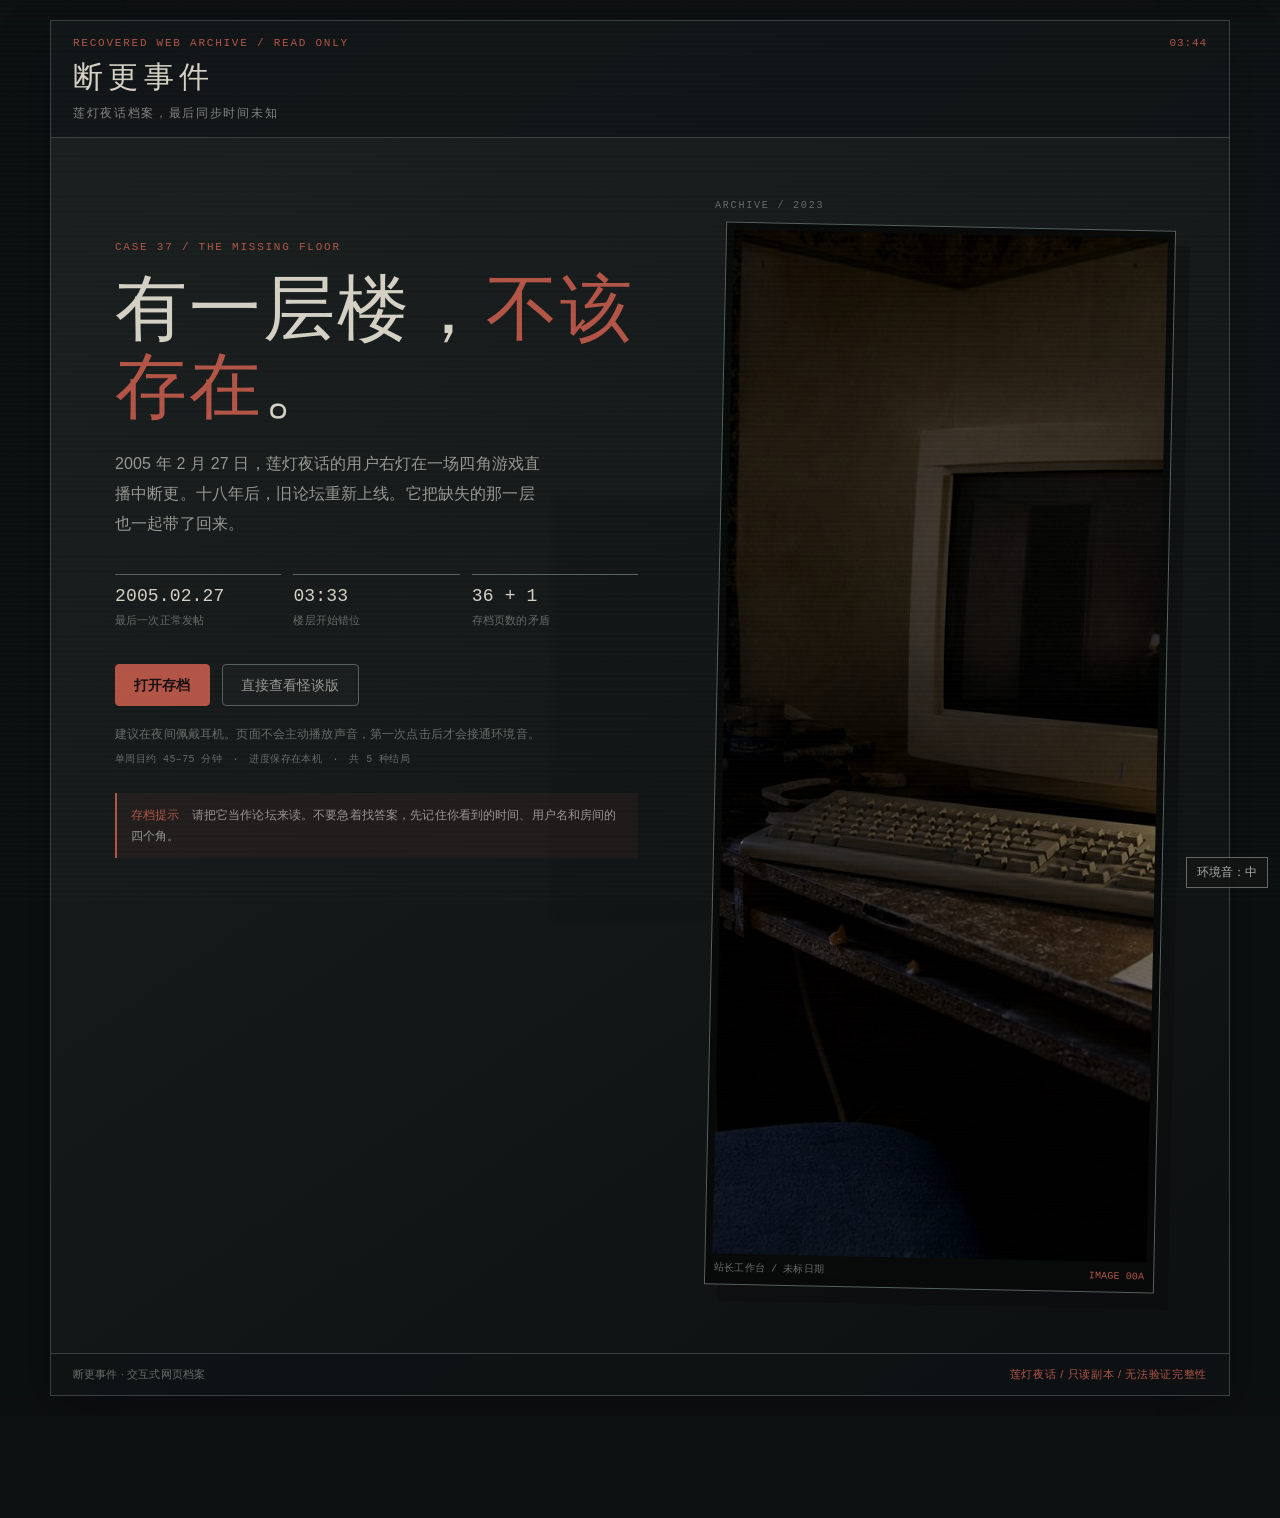
<file: index.html>
<!DOCTYPE html>
<html lang="zh-CN">
<head>
<meta charset="UTF-8">
<meta name="viewport" content="width=device-width, initial-scale=1">
<meta http-equiv="refresh" content="0; url=site/index.html">
<link rel="icon" href="data:,">
<title>断更事件 - 莲灯夜话档案</title>
</head>
<body>
<p>正在进入莲灯夜话…… <a href="site/index.html">点击进入</a></p>
</body>
</html>
</file>
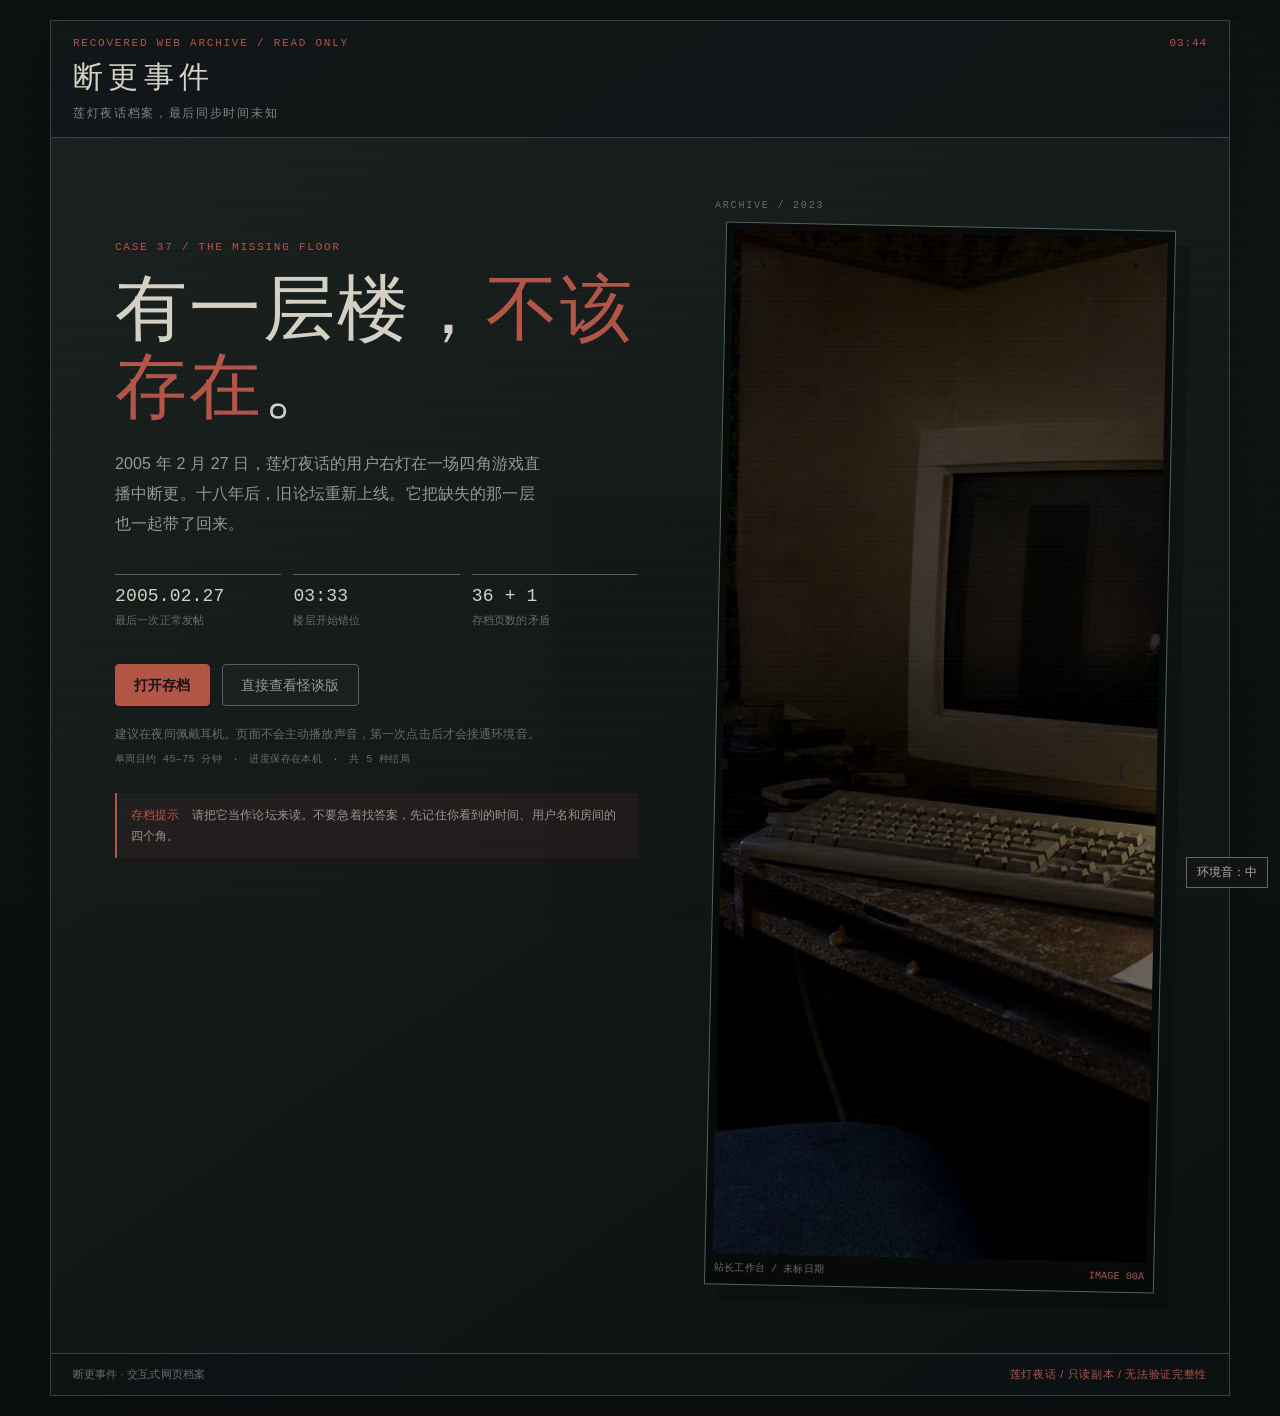
<file: site/index.html>
<!DOCTYPE html>
<html lang="zh-CN">
<head>
<meta charset="UTF-8">
<meta name="viewport" content="width=device-width, initial-scale=1">
<meta name="description" content="《断更事件》是一款以莲灯夜话旧论坛为舞台的中文网页恐怖解谜游戏。">
<link rel="icon" href="data:,">
<title>断更事件 - 莲灯夜话档案</title>
<link rel="stylesheet" href="assets/style.css">
<link rel="stylesheet" href="assets/atmosphere.css?v=20260826c">
</head>
<body class="t1 landing-page">
<main class="wrap archive-gate" aria-labelledby="gate-title">
  <header class="site-head">
    <div>
      <div class="gate-kicker">Recovered web archive / read only</div>
      <div class="site-name">断更事件</div>
      <div class="site-sub">莲灯夜话档案，最后同步时间未知</div>
    </div>
    <div class="archive-clock" aria-label="异常时间标记">03:44</div>
  </header>

  <section class="content gate-content">
    <div class="gate-grid">
      <div class="gate-copy">
        <div class="gate-kicker">CASE 37 / THE MISSING FLOOR</div>
        <h1 id="gate-title">有一层楼，<em>不该存在</em>。</h1>
        <p class="gate-lede">2005 年 2 月 27 日，莲灯夜话的用户右灯在一场四角游戏直播中断更。十八年后，旧论坛重新上线。它把缺失的那一层也一起带了回来。</p>

        <div class="gate-facts" aria-label="档案摘要">
          <div class="gate-fact"><b>2005.02.27</b><span>最后一次正常发帖</span></div>
          <div class="gate-fact"><b>03:33</b><span>楼层开始错位</span></div>
          <div class="gate-fact"><b>36 + 1</b><span>存档页数的矛盾</span></div>
        </div>

        <div class="gate-actions">
          <a class="gate-enter" href="bbs/index.html">打开存档</a>
          <a class="gate-secondary" href="bbs/index.html#/board/guaitan">直接查看怪谈版</a>
        </div>
        <p class="gate-note">建议在夜间佩戴耳机。页面不会主动播放声音，第一次点击后才会接通环境音。</p>
        <p class="gate-runtime">单周目约 45–75 分钟　·　进度保存在本机　·　共 5 种结局</p>
        <div class="archive-warning"><b>存档提示</b>　请把它当作论坛来读。不要急着找答案，先记住你看到的时间、用户名和房间的四个角。</div>
      </div>

      <div class="gate-media">
        <figure>
          <img src="assets/img/crt-v2.jpg" width="1536" height="1024" alt="昏暗房间里的一台老式 CRT 电脑，屏幕反射出一条敞开的门" fetchpriority="high">
          <figcaption><span>站长工作台 / 未标日期</span><b>IMAGE 00A</b></figcaption>
        </figure>
      </div>
    </div>
  </section>

  <footer class="site-foot">
    <span>断更事件 · 交互式网页档案</span>
    <span class="pager">莲灯夜话 / 只读副本 / 无法验证完整性</span>
  </footer>
</main>
<script defer src="assets/atmosphere-state.js?v=20260826c"></script>
<script defer src="assets/audio.js?v=20260826c"></script>
<script defer src="assets/scare.js?v=20260826c"></script>
</body>
</html>
</file>
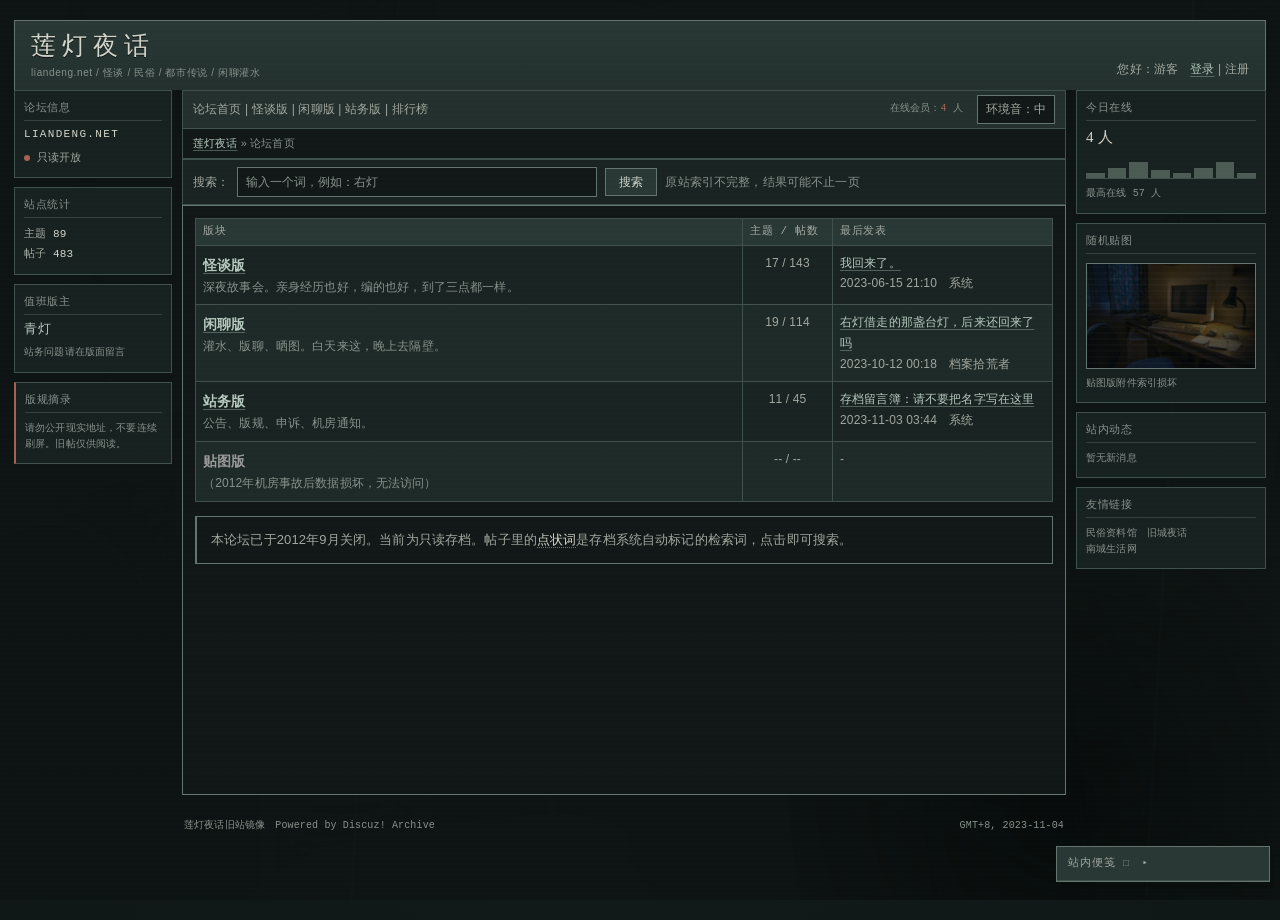
<file: site/bbs/index.html>
<!DOCTYPE html>
<html lang="zh-CN">
<head>
<meta charset="UTF-8">
<meta name="viewport" content="width=device-width, initial-scale=1">
<meta name="theme-color" content="#121918">
<meta name="description" content="一款伪装成2005年旧论坛存档的中文网页恐怖解谜游戏。追查右灯失踪、第37楼与仍在写入的离线镜像。">
<link rel="icon" href="data:,">
<title>莲灯夜话 - 只读档案</title>
<link rel="stylesheet" href="../assets/style.css">
<link rel="stylesheet" href="../assets/bbs.css">
<link rel="stylesheet" href="../assets/atmosphere.css?v=20260826c">
</head>
<body class="t1 forum-page" data-haunt-stage="0">
<div id="archive-ambient" aria-hidden="true">
  <span class="ambient-photo"></span>
  <span class="ambient-shadow"></span>
  <span class="ambient-scratch"></span>
  <span class="ambient-watcher"></span>
</div>
<div class="forum-frame">
  <header id="topbar">
    <div id="logo">
      <span id="logo-name">莲灯夜话</span>
      <span id="logo-sub">liandeng.net / 怪谈 / 民俗 / 都市传说 / 闲聊灌水</span>
    </div>
    <div id="userbar">加载中……</div>
  </header>
  <div class="forum-grid">
    <aside id="archive-rail-left" class="archive-rail" aria-label="论坛信息">
      <div class="rail-block rail-identity">
        <div class="rail-kicker">论坛信息</div>
        <div class="rail-site">LIANDENG.NET</div>
        <div class="rail-status"><span class="status-mark"></span><span id="rail-signal">只读开放</span></div>
      </div>
      <div class="rail-block">
        <div class="rail-label">站点统计</div>
        <div class="rail-time">主题 <b id="rail-thread-count">--</b><br>帖子 <b id="rail-post-count">--</b></div>
      </div>
      <div class="rail-block rail-facts">
        <div class="rail-label">值班版主</div>
        <div class="rail-depth" id="rail-depth">青灯</div>
        <div class="rail-copy" id="rail-last-read">站务问题请在版面留言</div>
      </div>
      <div class="rail-block rail-warning">
        <div class="rail-label">版规摘录</div>
        <p>请勿公开现实地址，不要连续刷屏。旧帖仅供阅读。</p>
      </div>
    </aside>
    <section class="forum-column">
      <nav id="navbar" aria-label="论坛导航">
        <span id="nav-links"></span>
        <span id="online-stat">在线会员：<b id="online-num">4</b> 人</span>
      </nav>
      <div id="crumbs"></div>
      <div class="searchform-wrap archive-search">
        搜索：<input type="text" id="search-input" aria-label="搜索论坛存档" placeholder="输入一个词，例如：右灯">
        <button id="search-btn" type="button">搜索</button>
        <span class="search-hint">原站索引不完整，结果可能不止一页</span>
      </div>
      <main id="view" aria-live="polite" data-static-index="1">
        <table class="bbs">
          <tr><th>版块</th><th class="c" style="width:90px;">主题 / 帖数</th><th style="width:220px;">最后发表</th></tr>
          <tr>
            <td><div class="board-name"><a href="#/board/guaitan">怪谈版</a></div><div class="board-desc">深夜故事会。亲身经历也好，编的也好，到了三点都一样。</div></td>
            <td class="c">17 / 143</td><td class="lastpost"><a href="#/thread/t_return">我回来了。</a><br>2023-06-15 21:10　系统</td>
          </tr>
          <tr class="alt">
            <td><div class="board-name"><a href="#/board/xianliao">闲聊版</a></div><div class="board-desc">灌水、版聊、晒图。白天来这，晚上去隔壁。</div></td>
            <td class="c">19 / 114</td><td class="lastpost"><a href="#/thread/f_lamp_debt">右灯借走的那盏台灯，后来还回来了吗</a><br>2023-10-12 00:18　档案拾荒者</td>
          </tr>
          <tr>
            <td><div class="board-name"><a href="#/board/zhanwu">站务版</a></div><div class="board-desc">公告、版规、申诉、机房通知。</div></td>
            <td class="c">11 / 45</td><td class="lastpost"><a href="#/thread/f_guestbook">存档留言簿：请不要把名字写在这里</a><br>2023-11-03 03:44　系统</td>
          </tr>
          <tr class="alt">
            <td><div class="board-name"><span style="color:#999;">贴图版</span></div><div class="board-desc">（2012年机房事故后数据损坏，无法访问）</div></td>
            <td class="c">-- / --</td><td class="lastpost">-</td>
          </tr>
        </table>
        <div class="quote" style="margin-top:14px;">本论坛已于2012年9月关闭。当前为只读存档。帖子里的<span class="hw">点状词</span>是存档系统自动标记的检索词，点击即可搜索。</div>
      </main>
      <footer id="footer">
        <span>莲灯夜话旧站镜像　Powered by Discuz! Archive</span>
        <span>GMT+8, 2023-11-04</span>
      </footer>
    </section>
    <aside id="archive-rail-right" class="archive-rail" aria-label="站内动态">
      <div class="rail-block monitor-block">
        <div class="rail-label">今日在线</div>
        <div class="monitor-state" id="monitor-state">4 人</div>
        <div class="monitor-bars" aria-hidden="true"><i></i><i></i><i></i><i></i><i></i><i></i><i></i><i></i></div>
        <div class="rail-copy" id="monitor-copy">最高在线 57 人</div>
      </div>
      <div class="rail-block rail-reflection-block">
        <div class="rail-label">随机贴图</div>
        <div class="rail-reflection" aria-hidden="true"><span></span></div>
        <div class="rail-copy" id="rail-reflection-copy">贴图版附件索引损坏</div>
      </div>
      <div class="rail-block event-block">
        <div class="rail-label">站内动态</div>
        <div id="event-log-list" class="event-log-list"><span>暂无新消息</span></div>
      </div>
      <div class="rail-block rail-footnote">
        <div class="rail-label">友情链接</div>
        <p>民俗资料馆　旧城夜话<br>南城生活网</p>
      </div>
    </aside>
  </div>
</div>
<div id="archive-screen-haunt" aria-hidden="true"></div>
<div id="archive-event-root" aria-live="assertive"></div>
<div id="ending-event-root" aria-live="assertive"></div>

<script defer src="../assets/bbs-data-core.js?v=20260826c"></script>
<script defer src="../assets/bbs-data-story.js?v=20260826c"></script>
<script defer src="../assets/bbs-data-filler.js?v=20260824"></script>
<script defer src="../assets/bbs-data-expansion.js?v=20260824i"></script>
<script defer src="../assets/bbs-data-branches2.js?v=20260824n"></script>
<script defer src="../assets/bbs-data-extended-story.js?v=20260826c"></script>
<script defer src="../assets/evidence-state.js?v=20260826c"></script>
<script defer src="../assets/atmosphere-state.js?v=20260826c"></script>
<script defer src="../assets/endings.js?v=20260826c"></script>
<script defer src="../assets/bbs.js?v=20260826c"></script>
<script defer src="../assets/bbs-enhance.js?v=20260826c"></script>
<script defer src="../assets/archive-events.js?v=20260826c"></script>
<script defer src="../assets/haunt.js?v=20260826c"></script>
<script defer src="../assets/corruption.js?v=20260826c"></script>
<script defer src="../assets/audio.js?v=20260826c"></script>
<script defer src="../assets/scare.js?v=20260826c"></script>
</body>
</html>
</file>
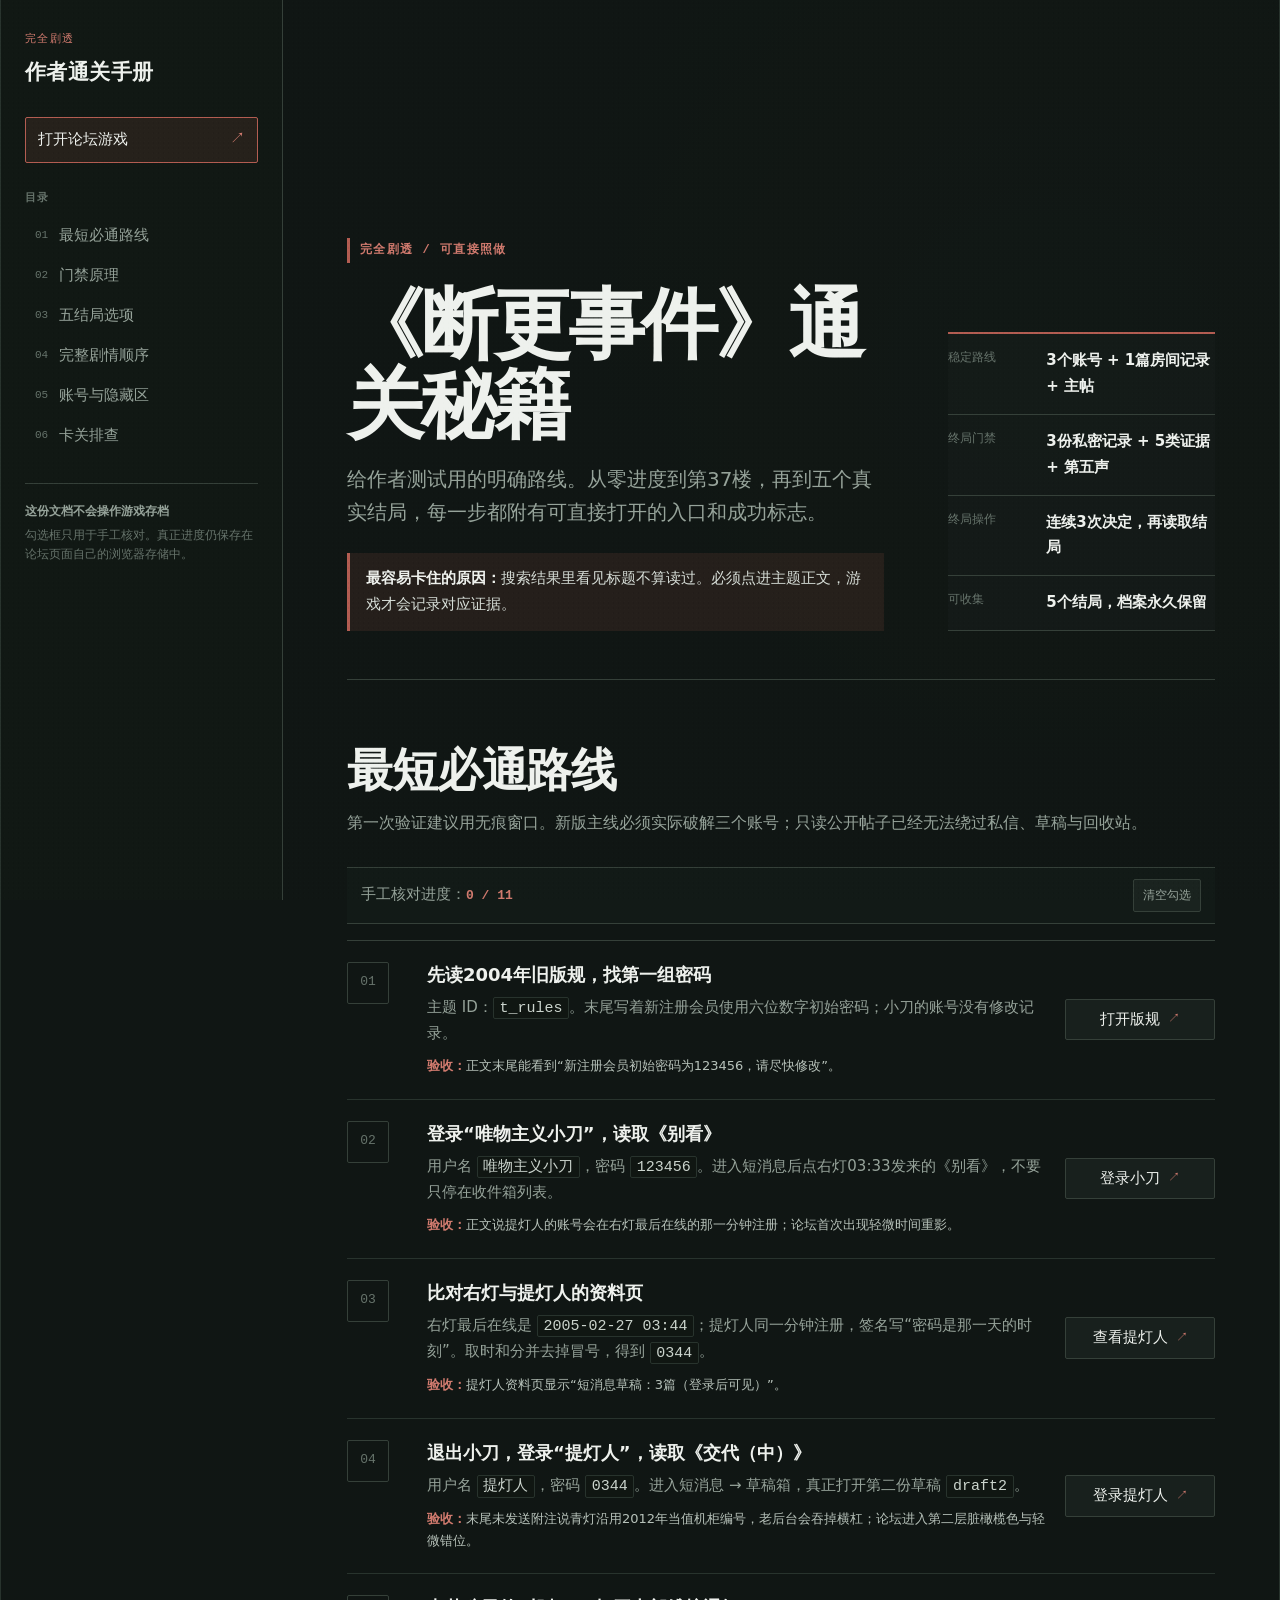
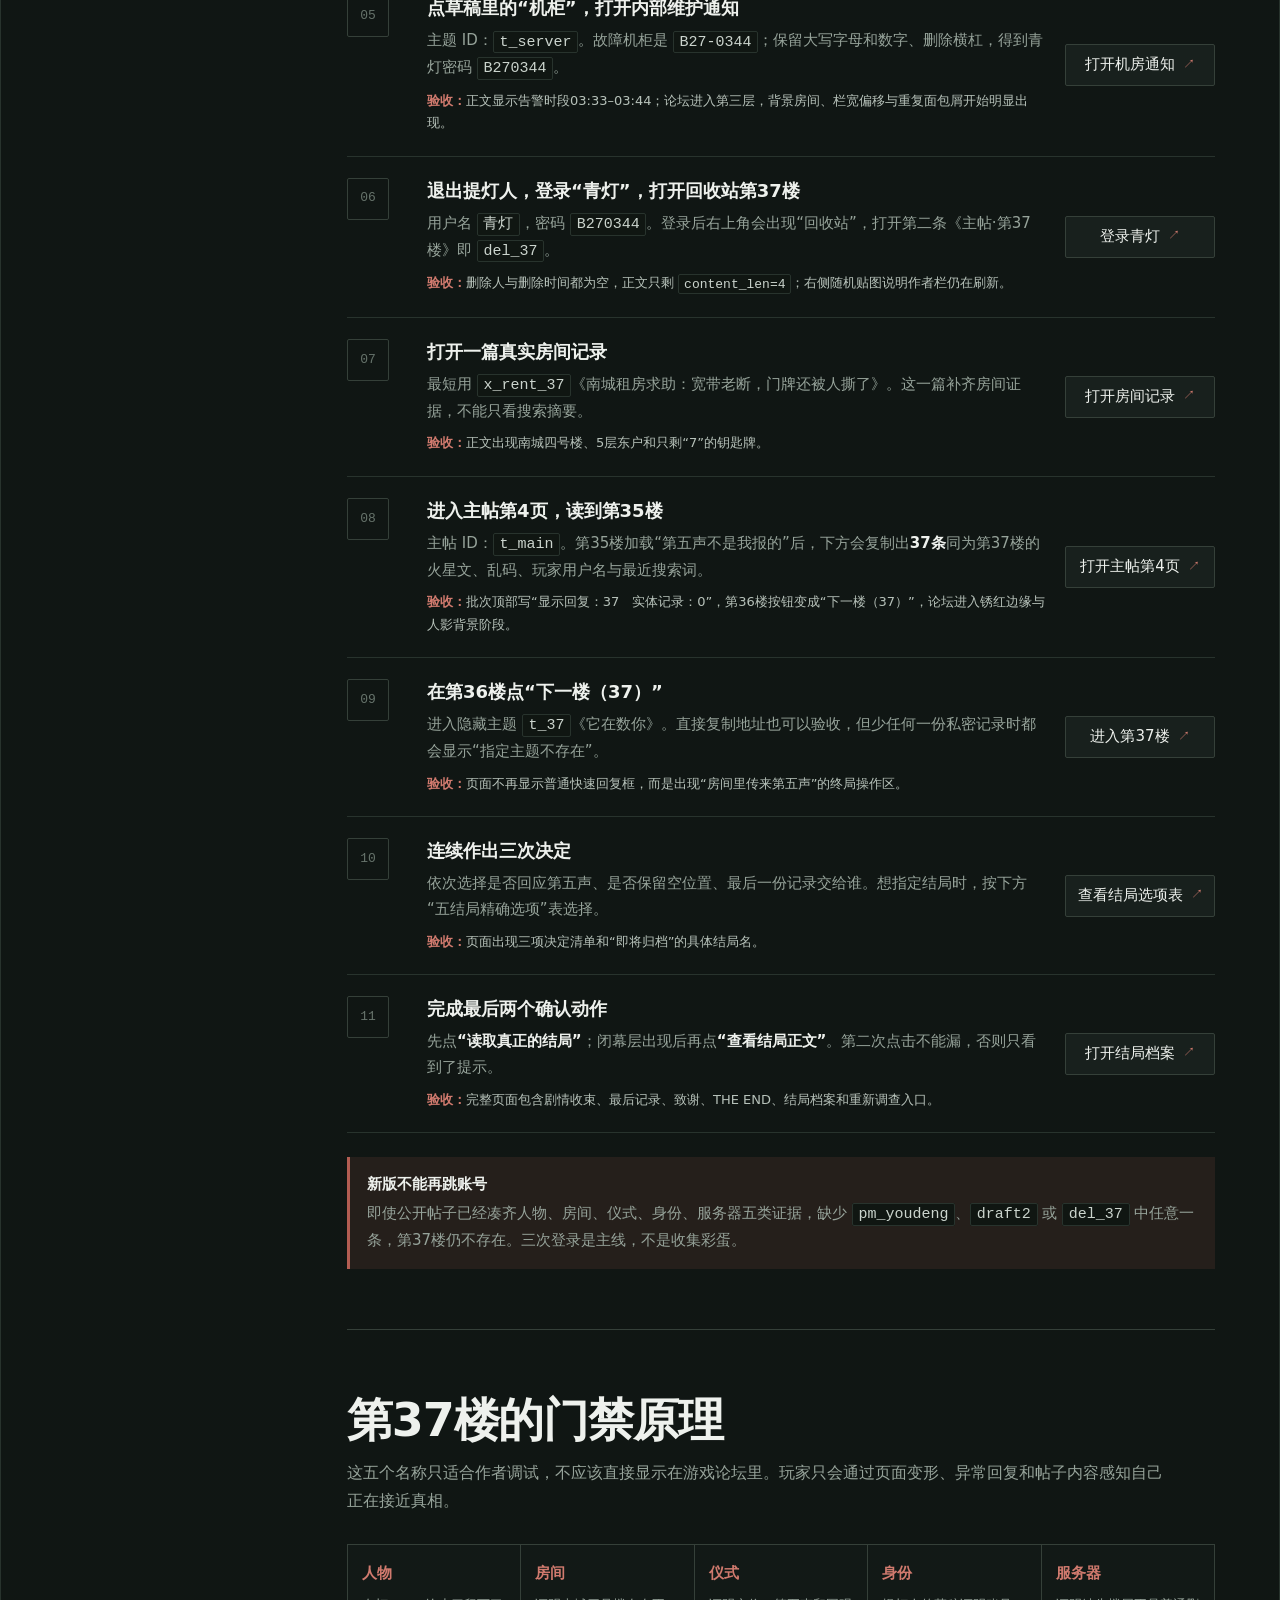
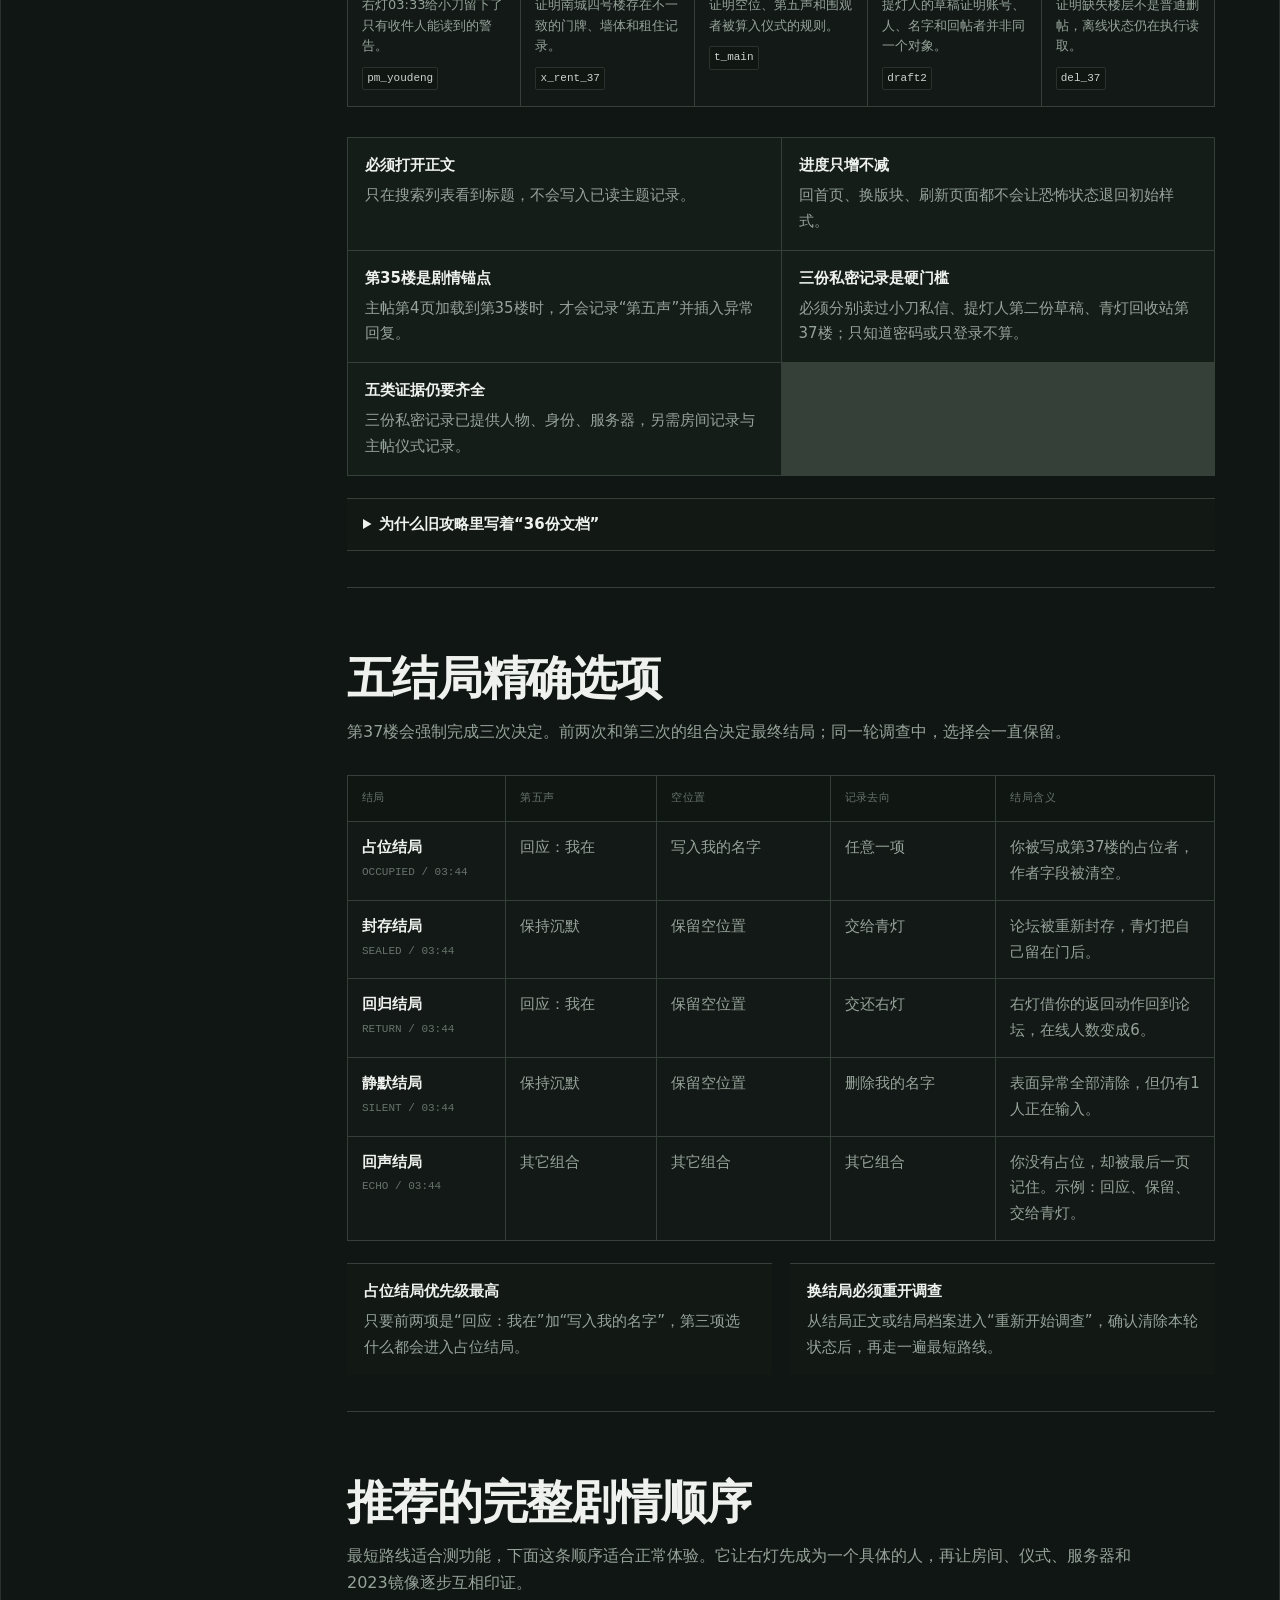
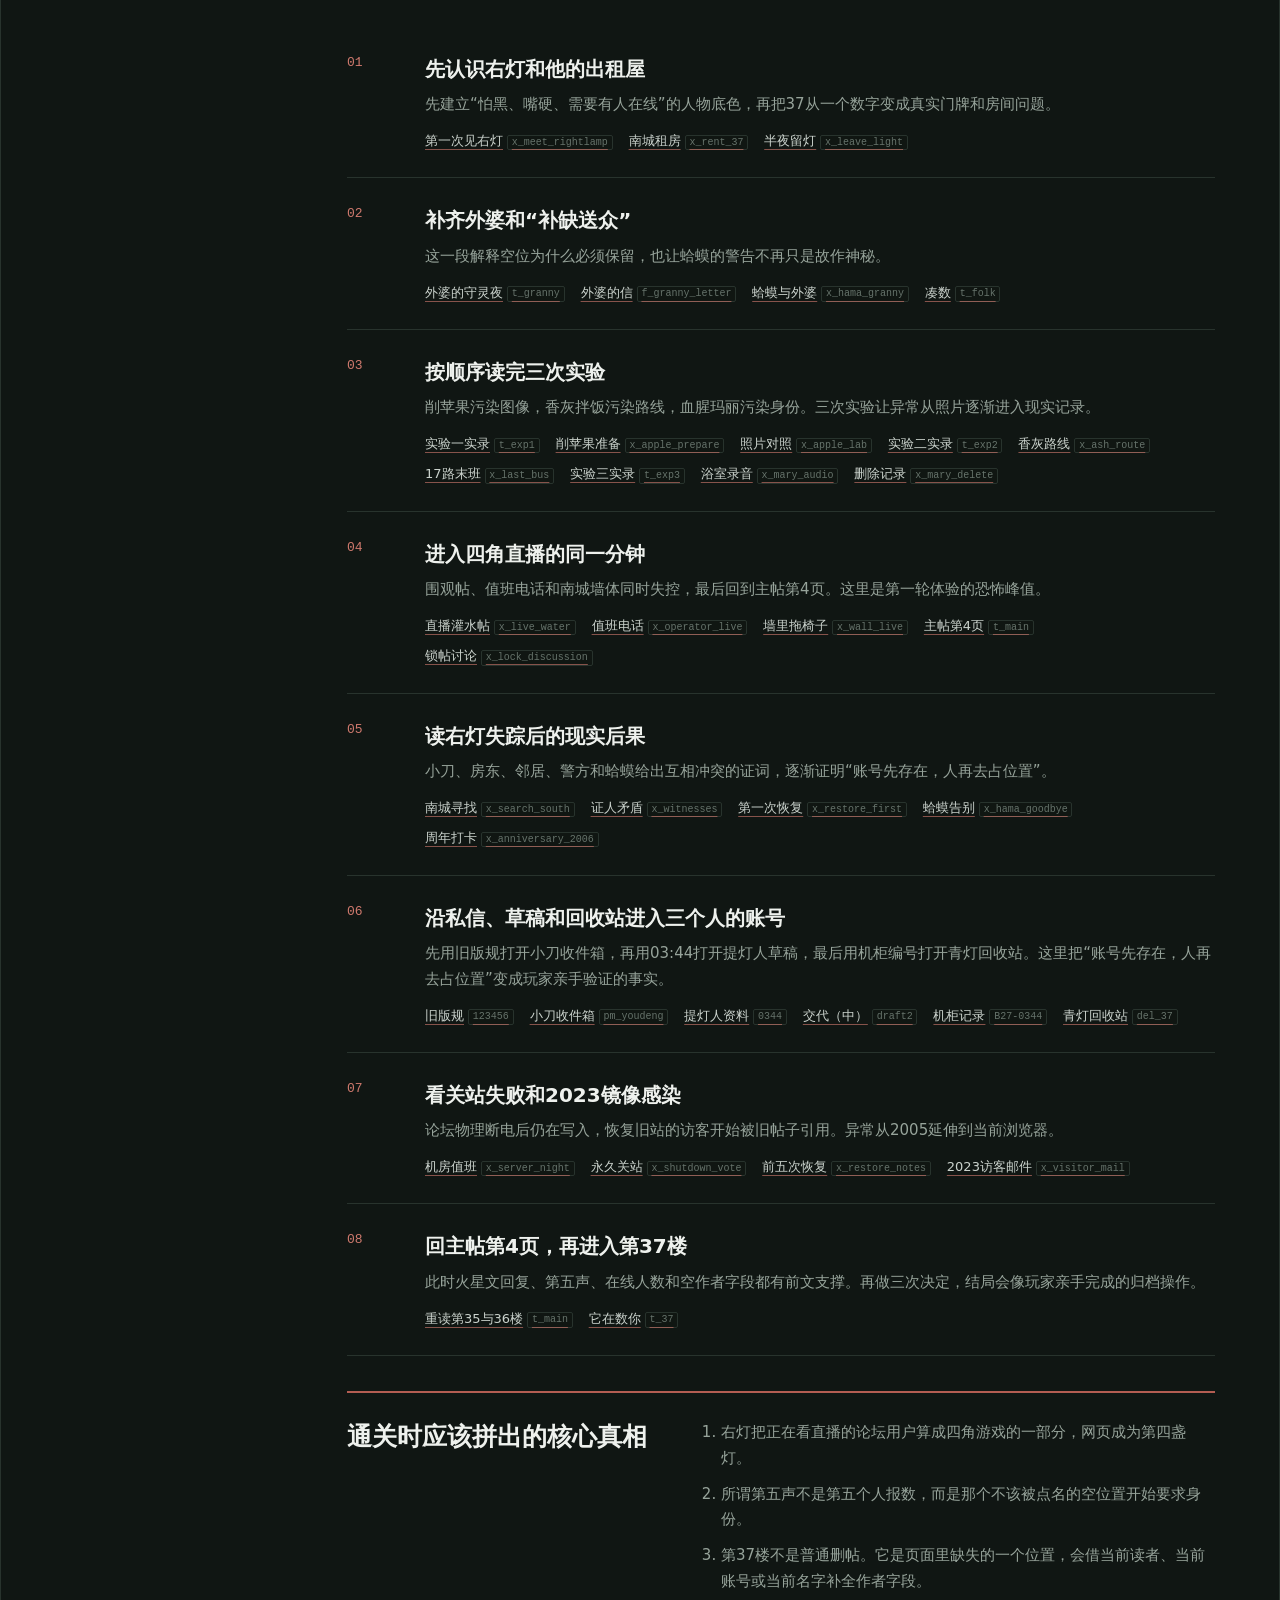
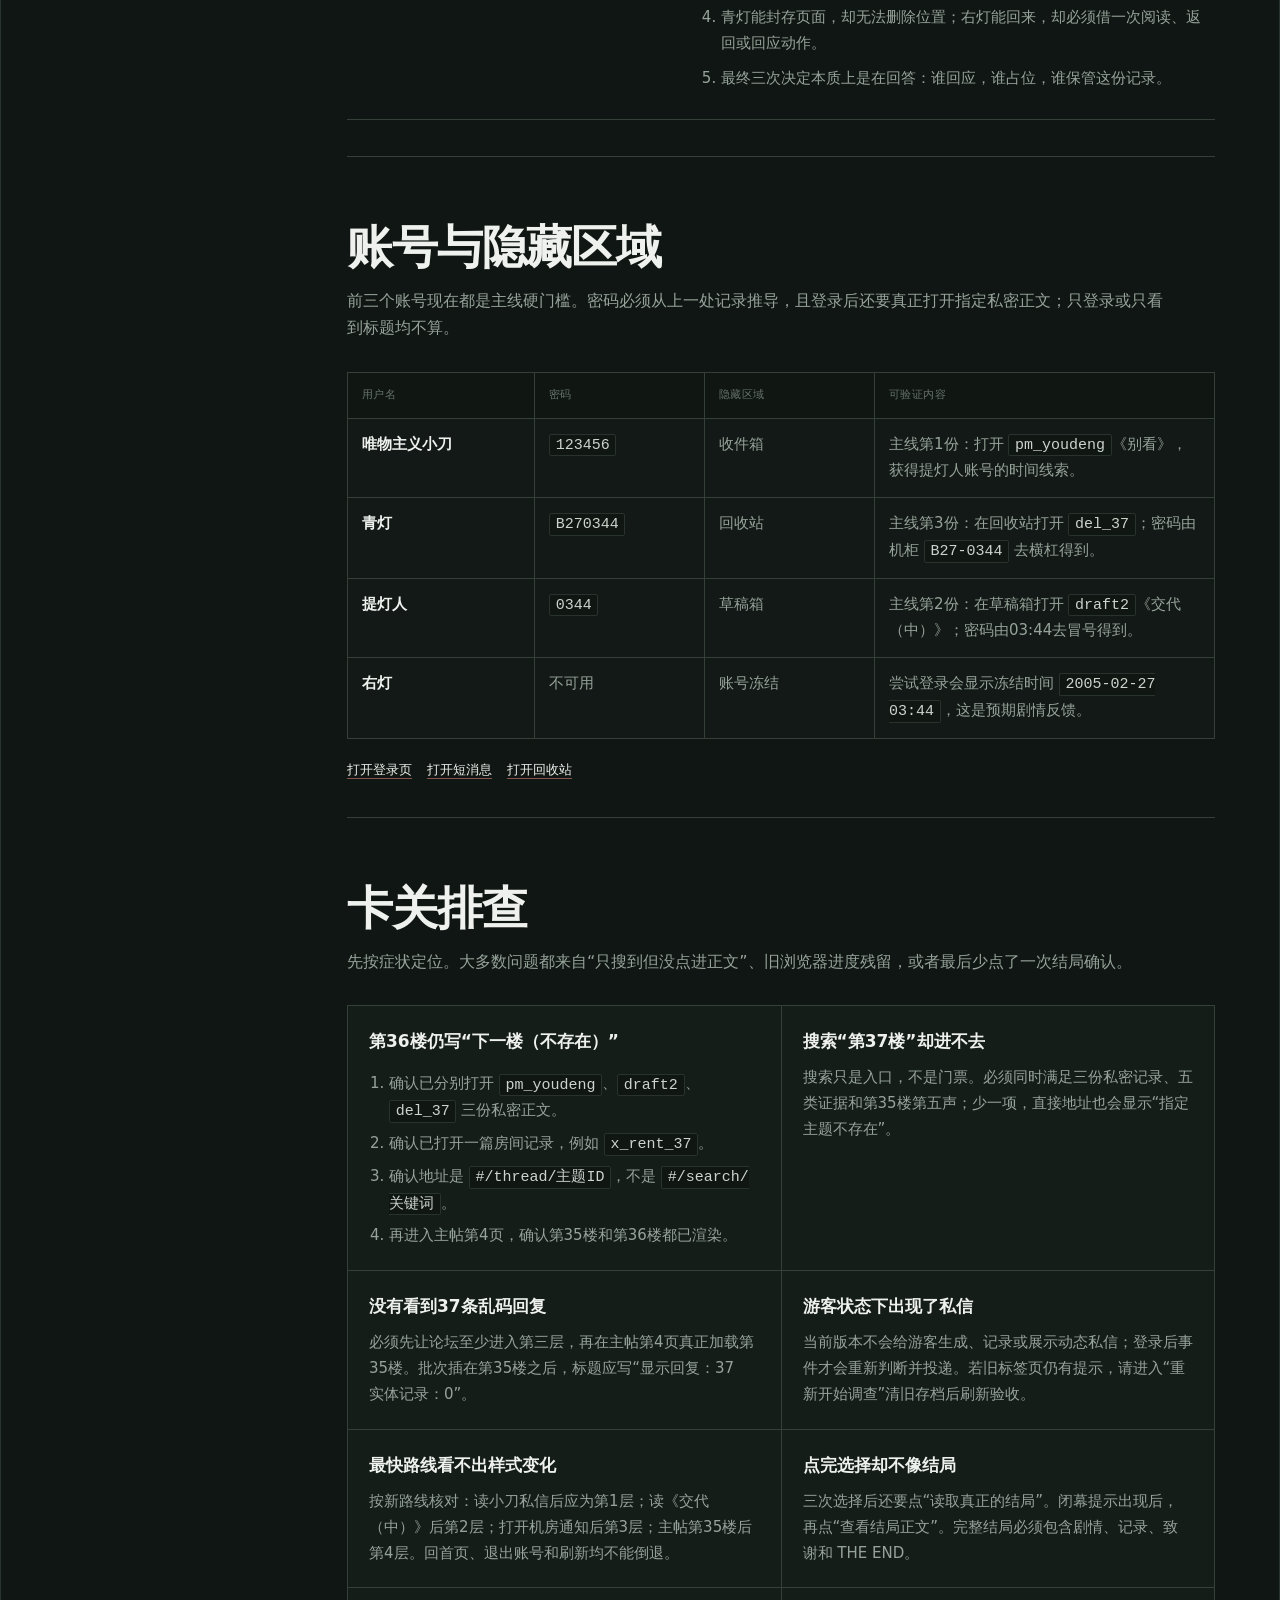
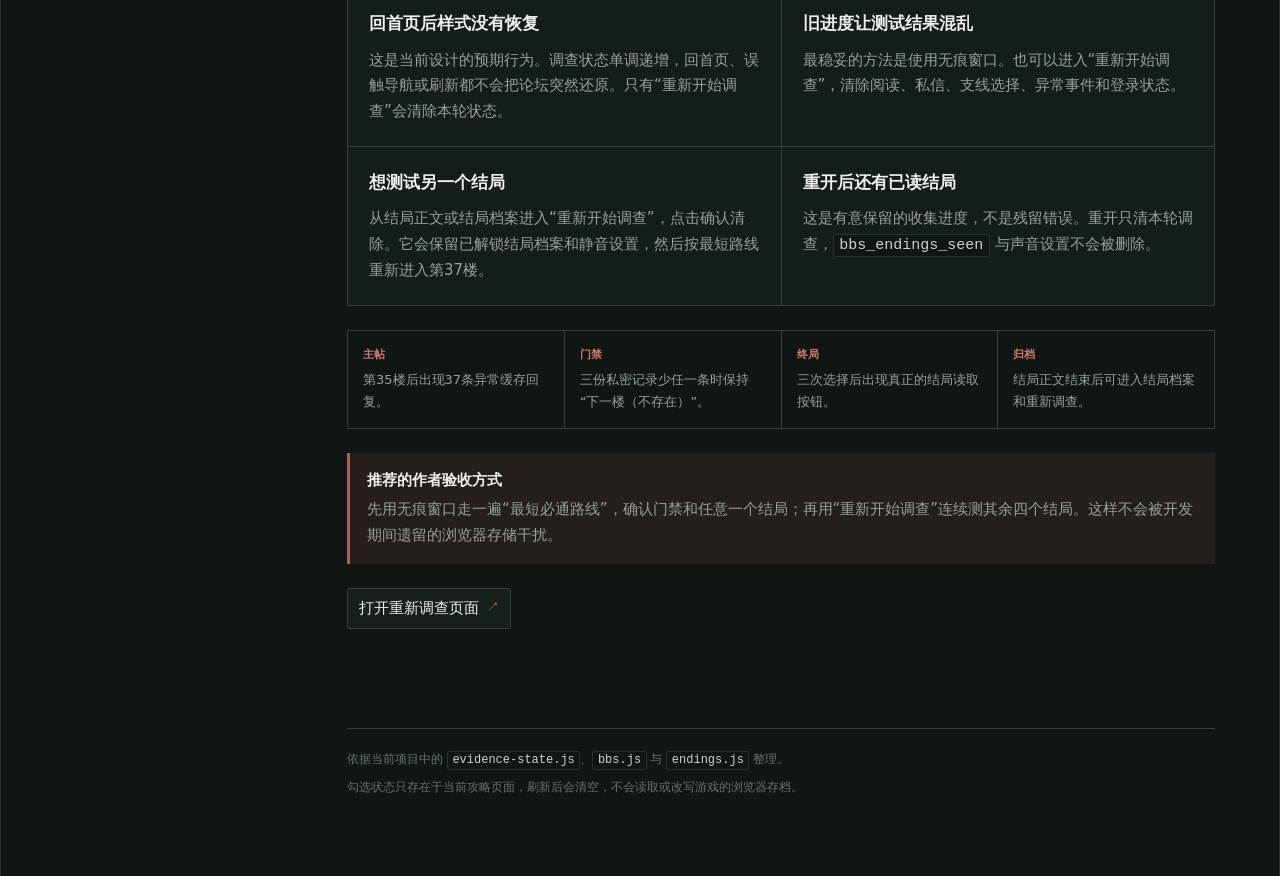
<file: docs/walkthrough.html>
<!doctype html>
<html lang="zh-CN">
<head>
  <meta charset="utf-8">
  <meta name="viewport" content="width=device-width, initial-scale=1">
  <meta name="color-scheme" content="dark">
  <meta name="theme-color" content="#111714">
  <link rel="icon" href="data:,">
  <title>《断更事件》作者通关手册</title>
  <style>
    :root {
      --page: #111714;
      --panel: #151d19;
      --panel-strong: #1a231f;
      --panel-soft: #18201d;
      --ink: #d7ded8;
      --ink-strong: #eef1ed;
      --muted: #96a39a;
      --faint: #66736b;
      --line: #354039;
      --line-soft: #28332d;
      --accent: #b35d52;
      --accent-strong: #d07a6e;
      --accent-soft: rgba(179, 93, 82, .13);
      --focus: #d07a6e;
      --sans: "Microsoft YaHei", "PingFang SC", "Noto Sans CJK SC", system-ui, sans-serif;
      --mono: "Cascadia Mono", "SFMono-Regular", Consolas, "Liberation Mono", monospace;
      --sidebar: 282px;
    }

    * {
      box-sizing: border-box;
    }

    html {
      scroll-behavior: smooth;
      scroll-padding-top: 24px;
      background: var(--page);
    }

    body {
      min-width: 320px;
      min-height: 100dvh;
      margin: 0;
      color: var(--ink);
      background:
        radial-gradient(circle at 82% 4%, rgba(73, 91, 80, .14), transparent 32rem),
        linear-gradient(180deg, #121915 0%, var(--page) 28rem, #101512 100%);
      font-family: var(--sans);
      font-size: 15px;
      line-height: 1.72;
      text-rendering: optimizeLegibility;
    }

    body::before {
      position: fixed;
      z-index: 20;
      inset: 0;
      pointer-events: none;
      content: "";
      opacity: .12;
      background-image:
        radial-gradient(circle at 20% 30%, rgba(224, 233, 225, .35) 0 0.5px, transparent .7px),
        radial-gradient(circle at 70% 60%, rgba(7, 10, 8, .85) 0 0.6px, transparent .8px);
      background-size: 4px 4px, 5px 5px;
      mix-blend-mode: soft-light;
    }

    a {
      color: var(--ink-strong);
      text-decoration-color: rgba(208, 122, 110, .62);
      text-decoration-thickness: 1px;
      text-underline-offset: 4px;
    }

    a:hover {
      color: var(--accent-strong);
      text-decoration-color: currentColor;
    }

    a:focus-visible,
    button:focus-visible,
    input:focus-visible,
    summary:focus-visible {
      outline: 2px solid var(--focus);
      outline-offset: 3px;
    }

    button,
    input {
      font: inherit;
    }

    button {
      border: 1px solid var(--line);
      border-radius: 2px;
      color: var(--ink);
      background: var(--panel-strong);
      cursor: pointer;
    }

    button:hover {
      border-color: var(--accent);
      color: var(--ink-strong);
    }

    button:active {
      transform: translateY(1px);
    }

    code,
    kbd,
    .mono {
      font-family: var(--mono);
      font-variant-numeric: tabular-nums;
    }

    code,
    kbd {
      border: 1px solid var(--line-soft);
      border-radius: 2px;
      padding: .12em .38em;
      color: #cbd4cd;
      background: #101612;
      overflow-wrap: anywhere;
    }

    strong {
      color: var(--ink-strong);
    }

    .skip-link {
      position: fixed;
      z-index: 100;
      top: 10px;
      left: 10px;
      padding: 8px 12px;
      color: var(--ink-strong);
      background: var(--accent);
      transform: translateY(-160%);
    }

    .skip-link:focus {
      transform: translateY(0);
    }

    .shell {
      display: grid;
      grid-template-columns: var(--sidebar) minmax(0, 1fr);
      width: min(1480px, 100%);
      min-height: 100dvh;
      margin: 0 auto;
      border-right: 1px solid var(--line-soft);
      border-left: 1px solid var(--line-soft);
      background: rgba(17, 23, 20, .82);
    }

    .sidebar {
      position: sticky;
      top: 0;
      align-self: start;
      height: 100dvh;
      padding: 30px 24px 24px;
      border-right: 1px solid var(--line);
      background: rgba(18, 25, 21, .96);
      overflow-y: auto;
    }

    .site-mark {
      margin-bottom: 27px;
    }

    .site-mark span {
      display: block;
      margin-bottom: 5px;
      color: var(--accent-strong);
      font-family: var(--mono);
      font-size: 11px;
      letter-spacing: .13em;
    }

    .site-mark b {
      display: block;
      color: var(--ink-strong);
      font-size: 21px;
      font-weight: 680;
      letter-spacing: .02em;
    }

    .open-game {
      display: flex;
      align-items: center;
      justify-content: space-between;
      min-height: 44px;
      margin-bottom: 26px;
      padding: 9px 12px;
      border: 1px solid var(--accent);
      border-radius: 2px;
      color: var(--ink-strong);
      background: var(--accent-soft);
      text-decoration: none;
    }

    .open-game::after {
      content: "↗";
      color: var(--accent-strong);
      font-family: var(--mono);
    }

    .toc-title {
      margin: 0 0 9px;
      color: var(--faint);
      font-family: var(--mono);
      font-size: 11px;
      font-weight: 600;
      letter-spacing: .12em;
    }

    .toc {
      display: grid;
      gap: 2px;
    }

    .toc a {
      display: grid;
      grid-template-columns: 24px 1fr;
      min-height: 38px;
      align-items: center;
      border-left: 2px solid transparent;
      padding: 5px 8px;
      color: var(--muted);
      text-decoration: none;
    }

    .toc a:hover,
    .toc a:focus-visible {
      border-left-color: var(--accent);
      color: var(--ink-strong);
      background: var(--accent-soft);
    }

    .toc a span {
      color: var(--faint);
      font-family: var(--mono);
      font-size: 11px;
    }

    .side-note {
      margin-top: 28px;
      padding-top: 18px;
      border-top: 1px solid var(--line);
      color: var(--faint);
      font-size: 12px;
      line-height: 1.65;
    }

    .side-note strong {
      display: block;
      margin-bottom: 4px;
      color: var(--muted);
      font-weight: 650;
    }

    main {
      min-width: 0;
      padding: 0 clamp(28px, 5vw, 82px) 72px;
    }

    .hero {
      display: grid;
      grid-template-columns: minmax(0, 1.45fr) minmax(260px, .72fr);
      gap: clamp(30px, 5vw, 72px);
      align-items: end;
      min-height: min(680px, 92dvh);
      padding: 58px 0 48px;
      border-bottom: 1px solid var(--line);
    }

    .spoiler {
      display: inline-block;
      margin-bottom: 22px;
      border-left: 3px solid var(--accent);
      padding: 2px 0 2px 10px;
      color: var(--accent-strong);
      font-family: var(--mono);
      font-size: 12px;
      font-weight: 700;
      letter-spacing: .12em;
    }

    h1,
    h2,
    h3,
    p {
      margin-top: 0;
    }

    h1 {
      max-width: 780px;
      margin-bottom: 19px;
      color: var(--ink-strong);
      font-size: clamp(40px, 6vw, 78px);
      font-weight: 720;
      letter-spacing: -.045em;
      line-height: 1.04;
    }

    .hero-copy {
      max-width: 720px;
      margin-bottom: 24px;
      color: var(--muted);
      font-size: clamp(16px, 1.7vw, 20px);
      line-height: 1.65;
    }

    .critical-note {
      max-width: 720px;
      margin: 0;
      border-left: 3px solid var(--accent);
      padding: 13px 16px;
      color: var(--ink);
      background: var(--accent-soft);
    }

    .hero-facts {
      margin: 0;
      border-top: 2px solid var(--accent);
      background: rgba(21, 29, 25, .72);
    }

    .hero-facts div {
      display: grid;
      grid-template-columns: 84px 1fr;
      gap: 14px;
      padding: 14px 0;
      border-bottom: 1px solid var(--line);
    }

    .hero-facts dt {
      color: var(--faint);
      font-family: var(--mono);
      font-size: 12px;
    }

    .hero-facts dd {
      margin: 0;
      color: var(--ink-strong);
      font-weight: 620;
    }

    .section {
      padding: 64px 0 18px;
      scroll-margin-top: 20px;
    }

    .section + .section {
      margin-top: 18px;
      border-top: 1px solid var(--line);
    }

    .section-heading {
      max-width: 820px;
      margin-bottom: 30px;
    }

    .section-heading h2 {
      margin-bottom: 12px;
      color: var(--ink-strong);
      font-size: clamp(28px, 4vw, 46px);
      font-weight: 700;
      letter-spacing: -.025em;
      line-height: 1.16;
    }

    .section-heading p {
      margin-bottom: 0;
      color: var(--muted);
      font-size: 16px;
    }

    .section:target .section-heading h2 {
      text-decoration: underline;
      text-decoration-color: var(--accent);
      text-decoration-thickness: 2px;
      text-underline-offset: 8px;
    }

    .route-toolbar {
      display: flex;
      flex-wrap: wrap;
      gap: 12px 20px;
      align-items: center;
      justify-content: space-between;
      margin: 0 0 16px;
      padding: 11px 14px;
      border-top: 1px solid var(--line);
      border-bottom: 1px solid var(--line);
      color: var(--muted);
      background: rgba(21, 29, 25, .56);
    }

    .route-toolbar strong {
      color: var(--accent-strong);
      font-family: var(--mono);
      font-size: 13px;
    }

    .route-toolbar button {
      padding: 5px 9px;
      color: var(--muted);
      font-size: 12px;
    }

    .route-list {
      margin: 0;
      padding: 0;
      list-style: none;
      border-top: 1px solid var(--line);
    }

    .route-step {
      display: grid;
      grid-template-columns: 62px minmax(0, 1fr) minmax(150px, auto);
      gap: 18px;
      align-items: start;
      padding: 21px 0;
      border-bottom: 1px solid var(--line-soft);
    }

    .route-check {
      position: relative;
      display: grid;
      width: 42px;
      height: 42px;
      place-items: center;
      border: 1px solid var(--line);
      border-radius: 2px;
      color: var(--faint);
      font-family: var(--mono);
      font-size: 13px;
      cursor: pointer;
    }

    .route-check input {
      position: absolute;
      inset: 0;
      width: 100%;
      height: 100%;
      margin: 0;
      opacity: 0;
      cursor: pointer;
    }

    .route-check:has(input:checked) {
      border-color: var(--accent);
      color: var(--ink-strong);
      background: var(--accent-soft);
    }

    .route-check:has(input:checked) span {
      text-decoration: line-through;
      text-decoration-color: var(--accent);
    }

    .route-copy h3 {
      margin-bottom: 7px;
      color: var(--ink-strong);
      font-size: 18px;
      font-weight: 670;
      line-height: 1.45;
    }

    .route-copy p {
      max-width: 780px;
      margin-bottom: 8px;
      color: var(--muted);
    }

    .route-copy p:last-child {
      margin-bottom: 0;
    }

    .success-sign {
      color: #b7c2ba !important;
      font-size: 13px;
    }

    .success-sign::before {
      content: "验收：";
      color: var(--accent-strong);
      font-weight: 650;
    }

    .thread-link {
      display: inline-flex;
      min-height: 38px;
      align-items: center;
      justify-content: center;
      align-self: center;
      border: 1px solid var(--line);
      border-radius: 2px;
      padding: 7px 11px;
      color: var(--ink-strong);
      background: var(--panel-soft);
      text-align: center;
      text-decoration: none;
      white-space: nowrap;
    }

    .thread-link:hover {
      border-color: var(--accent);
      background: var(--accent-soft);
    }

    .thread-link::after {
      margin-left: 8px;
      content: "↗";
      color: var(--accent-strong);
      font-family: var(--mono);
      font-size: 12px;
    }

    .callout {
      margin: 24px 0;
      border-left: 3px solid var(--accent);
      padding: 15px 17px;
      color: var(--muted);
      background: var(--accent-soft);
    }

    .callout strong {
      display: block;
      margin-bottom: 3px;
      color: var(--ink-strong);
    }

    details {
      margin-top: 22px;
      border-top: 1px solid var(--line);
      border-bottom: 1px solid var(--line);
      background: rgba(21, 29, 25, .5);
    }

    summary {
      padding: 13px 16px;
      color: var(--ink-strong);
      font-weight: 650;
      cursor: pointer;
    }

    details > div {
      padding: 2px 16px 16px;
      color: var(--muted);
    }

    .evidence-map {
      display: grid;
      grid-template-columns: repeat(5, minmax(0, 1fr));
      margin: 24px 0 30px;
      border-top: 1px solid var(--line);
      border-left: 1px solid var(--line);
    }

    .evidence-map article {
      min-width: 0;
      padding: 16px 14px;
      border-right: 1px solid var(--line);
      border-bottom: 1px solid var(--line);
      background: rgba(21, 29, 25, .52);
    }

    .evidence-map h3 {
      margin-bottom: 8px;
      color: var(--accent-strong);
      font-size: 15px;
    }

    .evidence-map p {
      margin-bottom: 7px;
      color: var(--muted);
      font-size: 13px;
      line-height: 1.6;
    }

    .evidence-map code {
      display: inline-block;
      font-size: 11px;
    }

    .plain-list {
      display: grid;
      grid-template-columns: repeat(2, minmax(0, 1fr));
      gap: 1px;
      margin: 0;
      padding: 1px;
      background: var(--line);
      list-style: none;
    }

    .plain-list li {
      padding: 15px 17px;
      color: var(--muted);
      background: var(--panel);
    }

    .plain-list strong {
      display: block;
      margin-bottom: 4px;
    }

    .matrix {
      width: 100%;
      border-top: 1px solid var(--line);
      border-left: 1px solid var(--line);
    }

    .matrix-row {
      display: grid;
      border-bottom: 1px solid var(--line);
    }

    .ending-matrix .matrix-row {
      grid-template-columns: 1.05fr 1fr 1.15fr 1.1fr 1.45fr;
    }

    .account-matrix .matrix-row {
      grid-template-columns: 1.1fr 1fr 1fr 2fr;
    }

    .matrix-row > * {
      min-width: 0;
      padding: 13px 14px;
      border-right: 1px solid var(--line);
      overflow-wrap: anywhere;
    }

    .matrix-head {
      color: var(--faint);
      background: #101612;
      font-family: var(--mono);
      font-size: 11px;
      letter-spacing: .04em;
    }

    .matrix-body {
      color: var(--muted);
      background: rgba(21, 29, 25, .58);
    }

    .matrix-body:hover {
      background: rgba(26, 35, 31, .84);
    }

    .matrix-body .result {
      color: var(--ink-strong);
      font-weight: 670;
    }

    .matrix-body .result span {
      display: block;
      margin-top: 2px;
      color: var(--faint);
      font-family: var(--mono);
      font-size: 11px;
      font-weight: 500;
    }

    .ending-warning {
      display: grid;
      grid-template-columns: 1fr 1fr;
      gap: 18px;
      margin-top: 22px;
    }

    .ending-warning div {
      padding: 15px 17px;
      border-top: 1px solid var(--line);
      color: var(--muted);
      background: rgba(21, 29, 25, .45);
    }

    .ending-warning strong {
      display: block;
      margin-bottom: 4px;
    }

    .story-list {
      margin: 0;
      padding: 0;
      list-style: none;
      counter-reset: story;
    }

    .story-list > li {
      display: grid;
      grid-template-columns: 58px minmax(0, 1fr);
      gap: 20px;
      padding: 25px 0;
      border-bottom: 1px solid var(--line-soft);
      counter-increment: story;
    }

    .story-list > li::before {
      content: counter(story, decimal-leading-zero);
      color: var(--accent-strong);
      font-family: var(--mono);
      font-size: 13px;
    }

    .story-list h3 {
      margin-bottom: 6px;
      color: var(--ink-strong);
      font-size: 20px;
    }

    .story-list p {
      margin-bottom: 12px;
      color: var(--muted);
    }

    .record-links {
      display: flex;
      flex-wrap: wrap;
      gap: 8px 16px;
    }

    .record-links a {
      color: #cbd3cd;
      font-size: 13px;
    }

    .record-links code {
      margin-left: 4px;
      color: var(--faint);
      font-size: 10px;
    }

    .truth-block {
      display: grid;
      grid-template-columns: minmax(0, .8fr) minmax(0, 1.3fr);
      gap: 36px;
      margin-top: 35px;
      padding: 27px 0;
      border-top: 2px solid var(--accent);
      border-bottom: 1px solid var(--line);
    }

    .truth-block h3 {
      color: var(--ink-strong);
      font-size: 25px;
      line-height: 1.35;
    }

    .truth-block ol {
      margin: 0;
      padding-left: 21px;
      color: var(--muted);
    }

    .truth-block li + li {
      margin-top: 10px;
    }

    .account-actions {
      display: flex;
      flex-wrap: wrap;
      gap: 8px 15px;
      margin-top: 20px;
    }

    .account-actions a {
      font-size: 13px;
    }

    .diagnostic {
      display: grid;
      grid-template-columns: minmax(0, 1fr) minmax(0, 1fr);
      gap: 1px;
      border: 1px solid var(--line);
      background: var(--line);
    }

    .diagnostic article {
      padding: 21px;
      background: var(--panel);
    }

    .diagnostic h3 {
      margin-bottom: 9px;
      color: var(--ink-strong);
      font-size: 17px;
    }

    .diagnostic p,
    .diagnostic ol,
    .diagnostic ul {
      margin-bottom: 0;
      color: var(--muted);
    }

    .diagnostic ol,
    .diagnostic ul {
      padding-left: 20px;
    }

    .diagnostic li + li {
      margin-top: 6px;
    }

    .qa-strip {
      display: grid;
      grid-template-columns: repeat(4, minmax(0, 1fr));
      margin-top: 24px;
      border-top: 1px solid var(--line);
      border-left: 1px solid var(--line);
    }

    .qa-strip div {
      padding: 15px;
      border-right: 1px solid var(--line);
      border-bottom: 1px solid var(--line);
      color: var(--muted);
      font-size: 13px;
    }

    .qa-strip strong {
      display: block;
      margin-bottom: 4px;
      color: var(--accent-strong);
      font-family: var(--mono);
      font-size: 11px;
    }

    footer {
      margin-top: 66px;
      padding-top: 20px;
      border-top: 1px solid var(--line);
      color: var(--faint);
      font-size: 12px;
    }

    footer p {
      margin-bottom: 6px;
    }

    @media (max-width: 1120px) {
      :root {
        --sidebar: 242px;
      }

      main {
        padding-right: 34px;
        padding-left: 34px;
      }

      .evidence-map {
        grid-template-columns: repeat(3, minmax(0, 1fr));
      }

      .qa-strip {
        grid-template-columns: repeat(2, minmax(0, 1fr));
      }
    }

    @media (max-width: 860px) {
      .shell {
        display: block;
        border: 0;
      }

      .sidebar {
        position: relative;
        z-index: 10;
        width: 100%;
        height: auto;
        padding: 18px 20px 14px;
        border-right: 0;
        border-bottom: 1px solid var(--line);
        overflow: visible;
      }

      .site-mark {
        margin-bottom: 14px;
      }

      .site-mark b {
        font-size: 18px;
      }

      .open-game {
        margin-bottom: 14px;
      }

      .toc-title,
      .side-note {
        display: none;
      }

      .toc {
        display: flex;
        gap: 4px;
        padding-bottom: 4px;
        overflow-x: auto;
        overscroll-behavior-inline: contain;
      }

      .toc a {
        display: block;
        min-width: max-content;
        min-height: 34px;
        border-left: 0;
        border-bottom: 2px solid transparent;
        padding: 5px 10px;
      }

      .toc a:hover,
      .toc a:focus-visible {
        border-bottom-color: var(--accent);
      }

      .toc a span {
        margin-right: 5px;
      }

      main {
        padding: 0 24px 58px;
      }

      .hero {
        grid-template-columns: 1fr;
        min-height: auto;
        padding: 48px 0 40px;
      }

      .hero-facts {
        max-width: 560px;
      }

      .evidence-map {
        grid-template-columns: repeat(2, minmax(0, 1fr));
      }

      .ending-matrix .matrix-row,
      .account-matrix .matrix-row {
        grid-template-columns: 1fr 1fr;
      }

      .matrix-head {
        display: none;
      }

      .matrix-body {
        padding: 9px 0;
      }

      .matrix-row > * {
        border-right: 0;
        padding: 7px 13px;
      }

      .matrix-row > *::before {
        display: block;
        margin-bottom: 2px;
        content: attr(data-label);
        color: var(--faint);
        font-family: var(--mono);
        font-size: 10px;
      }

      .truth-block {
        grid-template-columns: 1fr;
        gap: 10px;
      }
    }

    @media (max-width: 620px) {
      body {
        font-size: 14px;
      }

      .sidebar {
        padding-right: 16px;
        padding-left: 16px;
      }

      main {
        padding-right: 16px;
        padding-left: 16px;
      }

      h1 {
        font-size: clamp(37px, 12vw, 54px);
      }

      .section {
        padding-top: 48px;
      }

      .route-step {
        grid-template-columns: 48px minmax(0, 1fr);
        gap: 12px;
      }

      .thread-link {
        grid-column: 2;
        justify-self: start;
        white-space: normal;
      }

      .evidence-map,
      .plain-list,
      .ending-warning,
      .diagnostic,
      .qa-strip {
        grid-template-columns: 1fr;
      }

      .ending-matrix .matrix-row,
      .account-matrix .matrix-row {
        grid-template-columns: 1fr;
      }

      .story-list > li {
        grid-template-columns: 38px minmax(0, 1fr);
        gap: 10px;
      }
    }

    @media (prefers-reduced-motion: reduce) {
      html {
        scroll-behavior: auto;
      }

      *,
      *::before,
      *::after {
        transition-duration: .01ms !important;
        animation-duration: .01ms !important;
        animation-iteration-count: 1 !important;
      }
    }

    @media print {
      :root {
        --page: #fdfdfc;
        --panel: #fdfdfc;
        --panel-strong: #f1f1f1;
        --panel-soft: #f6f6f6;
        --ink: #222222;
        --ink-strong: #111111;
        --muted: #444444;
        --faint: #666666;
        --line: #888888;
        --line-soft: #c2c2c2;
        --accent: #7f3029;
        --accent-strong: #7f3029;
        --accent-soft: #f1e4e2;
      }

      body {
        color: var(--ink);
        background: #fdfdfc;
        font-size: 10.5pt;
      }

      body::before,
      .sidebar,
      .route-toolbar button {
        display: none;
      }

      .shell {
        display: block;
        border: 0;
      }

      main {
        padding: 0;
      }

      .hero {
        min-height: auto;
        padding: 0 0 26px;
      }

      .section {
        padding-top: 30px;
        break-inside: avoid-page;
      }

      a {
        color: var(--ink-strong);
      }

      .thread-link::after,
      .open-game::after {
        display: none;
      }
    }
  </style>
</head>
<body>
  <a class="skip-link" href="#content">跳到正文</a>

  <div class="shell">
    <aside class="sidebar" aria-label="攻略目录">
      <div class="site-mark">
        <span>完全剧透</span>
        <b>作者通关手册</b>
      </div>

      <a class="open-game" href="../site/bbs/index.html#/" target="_blank" rel="noopener">打开论坛游戏</a>

      <p class="toc-title">目录</p>
      <nav class="toc">
        <a href="#fast"><span>01</span>最短必通路线</a>
        <a href="#unlock"><span>02</span>门禁原理</a>
        <a href="#endings"><span>03</span>五结局选项</a>
        <a href="#story"><span>04</span>完整剧情顺序</a>
        <a href="#accounts"><span>05</span>账号与隐藏区</a>
        <a href="#stuck"><span>06</span>卡关排查</a>
      </nav>

      <div class="side-note">
        <strong>这份文档不会操作游戏存档</strong>
        勾选框只用于手工核对。真正进度仍保存在论坛页面自己的浏览器存储中。
      </div>
    </aside>

    <main id="content">
      <header class="hero" id="top">
        <div>
          <span class="spoiler">完全剧透 / 可直接照做</span>
          <h1>《断更事件》通关秘籍</h1>
          <p class="hero-copy">给作者测试用的明确路线。从零进度到第37楼，再到五个真实结局，每一步都附有可直接打开的入口和成功标志。</p>
          <p class="critical-note"><strong>最容易卡住的原因：</strong>搜索结果里看见标题不算读过。必须点进主题正文，游戏才会记录对应证据。</p>
        </div>

        <dl class="hero-facts">
          <div><dt>稳定路线</dt><dd>3个账号 + 1篇房间记录 + 主帖</dd></div>
          <div><dt>终局门禁</dt><dd>3份私密记录 + 5类证据 + 第五声</dd></div>
          <div><dt>终局操作</dt><dd>连续3次决定，再读取结局</dd></div>
          <div><dt>可收集</dt><dd>5个结局，档案永久保留</dd></div>
        </dl>
      </header>

      <section class="section" id="fast">
        <div class="section-heading">
          <h2>最短必通路线</h2>
          <p>第一次验证建议用无痕窗口。新版主线必须实际破解三个账号；只读公开帖子已经无法绕过私信、草稿与回收站。</p>
        </div>

        <div class="route-toolbar">
          <span>手工核对进度：<strong id="route-count" aria-live="polite">0 / 11</strong></span>
          <button type="button" id="route-reset">清空勾选</button>
        </div>

        <ol class="route-list">
          <li class="route-step">
            <label class="route-check" title="标记本步已完成">
              <input type="checkbox" data-route-check aria-label="已阅读2004年旧版规">
              <span>01</span>
            </label>
            <div class="route-copy">
              <h3>先读2004年旧版规，找第一组密码</h3>
              <p>主题 ID：<code>t_rules</code>。末尾写着新注册会员使用六位数字初始密码；小刀的账号没有修改记录。</p>
              <p class="success-sign">正文末尾能看到“新注册会员初始密码为123456，请尽快修改”。</p>
            </div>
            <a class="thread-link" href="../site/bbs/index.html#/thread/t_rules" target="_blank" rel="noopener">打开版规</a>
          </li>

          <li class="route-step">
            <label class="route-check" title="标记本步已完成">
              <input type="checkbox" data-route-check aria-label="已读取小刀收件箱中的别看">
              <span>02</span>
            </label>
            <div class="route-copy">
              <h3>登录“唯物主义小刀”，读取《别看》</h3>
              <p>用户名 <code>唯物主义小刀</code>，密码 <code>123456</code>。进入短消息后点右灯03:33发来的《别看》，不要只停在收件箱列表。</p>
              <p class="success-sign">正文说提灯人的账号会在右灯最后在线的那一分钟注册；论坛首次出现轻微时间重影。</p>
            </div>
            <a class="thread-link" href="../site/bbs/index.html#/login" target="_blank" rel="noopener">登录小刀</a>
          </li>

          <li class="route-step">
            <label class="route-check" title="标记本步已完成">
              <input type="checkbox" data-route-check aria-label="已推导提灯人密码">
              <span>03</span>
            </label>
            <div class="route-copy">
              <h3>比对右灯与提灯人的资料页</h3>
              <p>右灯最后在线是 <code>2005-02-27 03:44</code>；提灯人同一分钟注册，签名写“密码是那一天的时刻”。取时和分并去掉冒号，得到 <code>0344</code>。</p>
              <p class="success-sign">提灯人资料页显示“短消息草稿：3篇（登录后可见）”。</p>
            </div>
            <a class="thread-link" href="../site/bbs/index.html#/user/%E6%8F%90%E7%81%AF%E4%BA%BA" target="_blank" rel="noopener">查看提灯人</a>
          </li>

          <li class="route-step">
            <label class="route-check" title="标记本步已完成">
              <input type="checkbox" data-route-check aria-label="已读取提灯人草稿交代中">
              <span>04</span>
            </label>
            <div class="route-copy">
              <h3>退出小刀，登录“提灯人”，读取《交代（中）》</h3>
              <p>用户名 <code>提灯人</code>，密码 <code>0344</code>。进入短消息 → 草稿箱，真正打开第二份草稿 <code>draft2</code>。</p>
              <p class="success-sign">末尾未发送附注说青灯沿用2012年当值机柜编号，老后台会吞掉横杠；论坛进入第二层脏橄榄色与轻微错位。</p>
            </div>
            <a class="thread-link" href="../site/bbs/index.html#/login" target="_blank" rel="noopener">登录提灯人</a>
          </li>

          <li class="route-step">
            <label class="route-check" title="标记本步已完成">
              <input type="checkbox" data-route-check aria-label="已读取机房维护通知并推导青灯密码">
              <span>05</span>
            </label>
            <div class="route-copy">
              <h3>点草稿里的“机柜”，打开内部维护通知</h3>
              <p>主题 ID：<code>t_server</code>。故障机柜是 <code>B27-0344</code>；保留大写字母和数字、删除横杠，得到青灯密码 <code>B270344</code>。</p>
              <p class="success-sign">正文显示告警时段03:33–03:44；论坛进入第三层，背景房间、栏宽偏移与重复面包屑开始明显出现。</p>
            </div>
            <a class="thread-link" href="../site/bbs/index.html#/thread/t_server" target="_blank" rel="noopener">打开机房通知</a>
          </li>

          <li class="route-step">
            <label class="route-check" title="标记本步已完成">
              <input type="checkbox" data-route-check aria-label="已读取青灯回收站第37楼">
              <span>06</span>
            </label>
            <div class="route-copy">
              <h3>退出提灯人，登录“青灯”，打开回收站第37楼</h3>
              <p>用户名 <code>青灯</code>，密码 <code>B270344</code>。登录后右上角会出现“回收站”，打开第二条《主帖·第37楼》即 <code>del_37</code>。</p>
              <p class="success-sign">删除人与删除时间都为空，正文只剩 <code>content_len=4</code>；右侧随机贴图说明作者栏仍在刷新。</p>
            </div>
            <a class="thread-link" href="../site/bbs/index.html#/login" target="_blank" rel="noopener">登录青灯</a>
          </li>

          <li class="route-step">
            <label class="route-check" title="标记本步已完成">
              <input type="checkbox" data-route-check aria-label="已读取南城房间证据">
              <span>07</span>
            </label>
            <div class="route-copy">
              <h3>打开一篇真实房间记录</h3>
              <p>最短用 <code>x_rent_37</code>《南城租房求助：宽带老断，门牌还被人撕了》。这一篇补齐房间证据，不能只看搜索摘要。</p>
              <p class="success-sign">正文出现南城四号楼、5层东户和只剩“7”的钥匙牌。</p>
            </div>
            <a class="thread-link" href="../site/bbs/index.html#/thread/x_rent_37" target="_blank" rel="noopener">打开房间记录</a>
          </li>

          <li class="route-step">
            <label class="route-check" title="标记本步已完成">
              <input type="checkbox" data-route-check aria-label="已读主帖第35楼并看到37条复制回复">
              <span>08</span>
            </label>
            <div class="route-copy">
              <h3>进入主帖第4页，读到第35楼</h3>
              <p>主帖 ID：<code>t_main</code>。第35楼加载“第五声不是我报的”后，下方会复制出<strong>37条</strong>同为第37楼的火星文、乱码、玩家用户名与最近搜索词。</p>
              <p class="success-sign">批次顶部写“显示回复：37　实体记录：0”，第36楼按钮变成“下一楼（37）”，论坛进入锈红边缘与人影背景阶段。</p>
            </div>
            <a class="thread-link" href="../site/bbs/index.html#/thread/t_main/page/4" target="_blank" rel="noopener">打开主帖第4页</a>
          </li>

          <li class="route-step">
            <label class="route-check" title="标记本步已完成">
              <input type="checkbox" data-route-check aria-label="已进入真正的第37楼">
              <span>09</span>
            </label>
            <div class="route-copy">
              <h3>在第36楼点“下一楼（37）”</h3>
              <p>进入隐藏主题 <code>t_37</code>《它在数你》。直接复制地址也可以验收，但少任何一份私密记录时都会显示“指定主题不存在”。</p>
              <p class="success-sign">页面不再显示普通快速回复框，而是出现“房间里传来第五声”的终局操作区。</p>
            </div>
            <a class="thread-link" href="../site/bbs/index.html#/thread/t_37" target="_blank" rel="noopener">进入第37楼</a>
          </li>

          <li class="route-step">
            <label class="route-check" title="标记本步已完成">
              <input type="checkbox" data-route-check aria-label="已完成三次终局决定">
              <span>10</span>
            </label>
            <div class="route-copy">
              <h3>连续作出三次决定</h3>
              <p>依次选择是否回应第五声、是否保留空位置、最后一份记录交给谁。想指定结局时，按下方“五结局精确选项”表选择。</p>
              <p class="success-sign">页面出现三项决定清单和“即将归档”的具体结局名。</p>
            </div>
            <a class="thread-link" href="#endings">查看结局选项表</a>
          </li>

          <li class="route-step">
            <label class="route-check" title="标记本步已完成">
              <input type="checkbox" data-route-check aria-label="已读取完整结局正文">
              <span>11</span>
            </label>
            <div class="route-copy">
              <h3>完成最后两个确认动作</h3>
              <p>先点<strong>“读取真正的结局”</strong>；闭幕层出现后再点<strong>“查看结局正文”</strong>。第二次点击不能漏，否则只看到了提示。</p>
              <p class="success-sign">完整页面包含剧情收束、最后记录、致谢、THE END、结局档案和重新调查入口。</p>
            </div>
            <a class="thread-link" href="../site/bbs/index.html#/ending" target="_blank" rel="noopener">打开结局档案</a>
          </li>
        </ol>

        <div class="callout">
          <strong>新版不能再跳账号</strong>
          即使公开帖子已经凑齐人物、房间、仪式、身份、服务器五类证据，缺少 <code>pm_youdeng</code>、<code>draft2</code> 或 <code>del_37</code> 中任意一条，第37楼仍不存在。三次登录是主线，不是收集彩蛋。
        </div>
      </section>

      <section class="section" id="unlock">
        <div class="section-heading">
          <h2>第37楼的门禁原理</h2>
          <p>这五个名称只适合作者调试，不应该直接显示在游戏论坛里。玩家只会通过页面变形、异常回复和帖子内容感知自己正在接近真相。</p>
        </div>

        <div class="evidence-map" aria-label="五类内部证据">
          <article>
            <h3>人物</h3>
            <p>右灯03:33给小刀留下了只有收件人能读到的警告。</p>
            <code>pm_youdeng</code>
          </article>
          <article>
            <h3>房间</h3>
            <p>证明南城四号楼存在不一致的门牌、墙体和租住记录。</p>
            <code>x_rent_37</code>
          </article>
          <article>
            <h3>仪式</h3>
            <p>证明空位、第五声和围观者被算入仪式的规则。</p>
            <code>t_main</code>
          </article>
          <article>
            <h3>身份</h3>
            <p>提灯人的草稿证明账号、人、名字和回帖者并非同一个对象。</p>
            <code>draft2</code>
          </article>
          <article>
            <h3>服务器</h3>
            <p>证明缺失楼层不是普通删帖，离线状态仍在执行读取。</p>
            <code>del_37</code>
          </article>
        </div>

        <ul class="plain-list">
          <li><strong>必须打开正文</strong>只在搜索列表看到标题，不会写入已读主题记录。</li>
          <li><strong>进度只增不减</strong>回首页、换版块、刷新页面都不会让恐怖状态退回初始样式。</li>
          <li><strong>第35楼是剧情锚点</strong>主帖第4页加载到第35楼时，才会记录“第五声”并插入异常回复。</li>
          <li><strong>三份私密记录是硬门槛</strong>必须分别读过小刀私信、提灯人第二份草稿、青灯回收站第37楼；只知道密码或只登录不算。</li>
          <li><strong>五类证据仍要齐全</strong>三份私密记录已提供人物、身份、服务器，另需房间记录与主帖仪式记录。</li>
        </ul>

        <details>
          <summary>为什么旧攻略里写着“36份文档”</summary>
          <div>
            最早版本逐项检查36份核心文档，上一版又只检查五类证据，导致账号可以被公开帖子绕过。当前版本采用“3份私密记录 + 5类证据 + 第35楼第五声”门禁；不必读36份，但三个账号必须实际破解。
          </div>
        </details>
      </section>

      <section class="section" id="endings">
        <div class="section-heading">
          <h2>五结局精确选项</h2>
          <p>第37楼会强制完成三次决定。前两次和第三次的组合决定最终结局；同一轮调查中，选择会一直保留。</p>
        </div>

        <div class="matrix ending-matrix" role="table" aria-label="五结局选项映射">
          <div class="matrix-row matrix-head" role="row">
            <div role="columnheader">结局</div>
            <div role="columnheader">第五声</div>
            <div role="columnheader">空位置</div>
            <div role="columnheader">记录去向</div>
            <div role="columnheader">结局含义</div>
          </div>
          <div class="matrix-row matrix-body" role="row">
            <div class="result" role="cell" data-label="结局">占位结局<span>OCCUPIED / 03:44</span></div>
            <div role="cell" data-label="第五声">回应：我在</div>
            <div role="cell" data-label="空位置">写入我的名字</div>
            <div role="cell" data-label="记录去向">任意一项</div>
            <div role="cell" data-label="结局含义">你被写成第37楼的占位者，作者字段被清空。</div>
          </div>
          <div class="matrix-row matrix-body" role="row">
            <div class="result" role="cell" data-label="结局">封存结局<span>SEALED / 03:44</span></div>
            <div role="cell" data-label="第五声">保持沉默</div>
            <div role="cell" data-label="空位置">保留空位置</div>
            <div role="cell" data-label="记录去向">交给青灯</div>
            <div role="cell" data-label="结局含义">论坛被重新封存，青灯把自己留在门后。</div>
          </div>
          <div class="matrix-row matrix-body" role="row">
            <div class="result" role="cell" data-label="结局">回归结局<span>RETURN / 03:44</span></div>
            <div role="cell" data-label="第五声">回应：我在</div>
            <div role="cell" data-label="空位置">保留空位置</div>
            <div role="cell" data-label="记录去向">交还右灯</div>
            <div role="cell" data-label="结局含义">右灯借你的返回动作回到论坛，在线人数变成6。</div>
          </div>
          <div class="matrix-row matrix-body" role="row">
            <div class="result" role="cell" data-label="结局">静默结局<span>SILENT / 03:44</span></div>
            <div role="cell" data-label="第五声">保持沉默</div>
            <div role="cell" data-label="空位置">保留空位置</div>
            <div role="cell" data-label="记录去向">删除我的名字</div>
            <div role="cell" data-label="结局含义">表面异常全部清除，但仍有1人正在输入。</div>
          </div>
          <div class="matrix-row matrix-body" role="row">
            <div class="result" role="cell" data-label="结局">回声结局<span>ECHO / 03:44</span></div>
            <div role="cell" data-label="第五声">其它组合</div>
            <div role="cell" data-label="空位置">其它组合</div>
            <div role="cell" data-label="记录去向">其它组合</div>
            <div role="cell" data-label="结局含义">你没有占位，却被最后一页记住。示例：回应、保留、交给青灯。</div>
          </div>
        </div>

        <div class="ending-warning">
          <div>
            <strong>占位结局优先级最高</strong>
            只要前两项是“回应：我在”加“写入我的名字”，第三项选什么都会进入占位结局。
          </div>
          <div>
            <strong>换结局必须重开调查</strong>
            从结局正文或结局档案进入“重新开始调查”，确认清除本轮状态后，再走一遍最短路线。
          </div>
        </div>
      </section>

      <section class="section" id="story">
        <div class="section-heading">
          <h2>推荐的完整剧情顺序</h2>
          <p>最短路线适合测功能，下面这条顺序适合正常体验。它让右灯先成为一个具体的人，再让房间、仪式、服务器和2023镜像逐步互相印证。</p>
        </div>

        <ol class="story-list">
          <li>
            <div>
              <h3>先认识右灯和他的出租屋</h3>
              <p>先建立“怕黑、嘴硬、需要有人在线”的人物底色，再把37从一个数字变成真实门牌和房间问题。</p>
              <div class="record-links">
                <a href="../site/bbs/index.html#/thread/x_meet_rightlamp" target="_blank" rel="noopener">第一次见右灯<code>x_meet_rightlamp</code></a>
                <a href="../site/bbs/index.html#/thread/x_rent_37" target="_blank" rel="noopener">南城租房<code>x_rent_37</code></a>
                <a href="../site/bbs/index.html#/thread/x_leave_light" target="_blank" rel="noopener">半夜留灯<code>x_leave_light</code></a>
              </div>
            </div>
          </li>
          <li>
            <div>
              <h3>补齐外婆和“补缺送众”</h3>
              <p>这一段解释空位为什么必须保留，也让蛤蟆的警告不再只是故作神秘。</p>
              <div class="record-links">
                <a href="../site/bbs/index.html#/thread/t_granny" target="_blank" rel="noopener">外婆的守灵夜<code>t_granny</code></a>
                <a href="../site/bbs/index.html#/thread/f_granny_letter" target="_blank" rel="noopener">外婆的信<code>f_granny_letter</code></a>
                <a href="../site/bbs/index.html#/thread/x_hama_granny" target="_blank" rel="noopener">蛤蟆与外婆<code>x_hama_granny</code></a>
                <a href="../site/bbs/index.html#/thread/t_folk" target="_blank" rel="noopener">凑数<code>t_folk</code></a>
              </div>
            </div>
          </li>
          <li>
            <div>
              <h3>按顺序读完三次实验</h3>
              <p>削苹果污染图像，香灰拌饭污染路线，血腥玛丽污染身份。三次实验让异常从照片逐渐进入现实记录。</p>
              <div class="record-links">
                <a href="../site/bbs/index.html#/thread/t_exp1" target="_blank" rel="noopener">实验一实录<code>t_exp1</code></a>
                <a href="../site/bbs/index.html#/thread/x_apple_prepare" target="_blank" rel="noopener">削苹果准备<code>x_apple_prepare</code></a>
                <a href="../site/bbs/index.html#/thread/x_apple_lab" target="_blank" rel="noopener">照片对照<code>x_apple_lab</code></a>
                <a href="../site/bbs/index.html#/thread/t_exp2" target="_blank" rel="noopener">实验二实录<code>t_exp2</code></a>
                <a href="../site/bbs/index.html#/thread/x_ash_route" target="_blank" rel="noopener">香灰路线<code>x_ash_route</code></a>
                <a href="../site/bbs/index.html#/thread/x_last_bus" target="_blank" rel="noopener">17路末班<code>x_last_bus</code></a>
                <a href="../site/bbs/index.html#/thread/t_exp3" target="_blank" rel="noopener">实验三实录<code>t_exp3</code></a>
                <a href="../site/bbs/index.html#/thread/x_mary_audio" target="_blank" rel="noopener">浴室录音<code>x_mary_audio</code></a>
                <a href="../site/bbs/index.html#/thread/x_mary_delete" target="_blank" rel="noopener">删除记录<code>x_mary_delete</code></a>
              </div>
            </div>
          </li>
          <li>
            <div>
              <h3>进入四角直播的同一分钟</h3>
              <p>围观帖、值班电话和南城墙体同时失控，最后回到主帖第4页。这里是第一轮体验的恐怖峰值。</p>
              <div class="record-links">
                <a href="../site/bbs/index.html#/thread/x_live_water" target="_blank" rel="noopener">直播灌水帖<code>x_live_water</code></a>
                <a href="../site/bbs/index.html#/thread/x_operator_live" target="_blank" rel="noopener">值班电话<code>x_operator_live</code></a>
                <a href="../site/bbs/index.html#/thread/x_wall_live" target="_blank" rel="noopener">墙里拖椅子<code>x_wall_live</code></a>
                <a href="../site/bbs/index.html#/thread/t_main/page/4" target="_blank" rel="noopener">主帖第4页<code>t_main</code></a>
                <a href="../site/bbs/index.html#/thread/x_lock_discussion" target="_blank" rel="noopener">锁帖讨论<code>x_lock_discussion</code></a>
              </div>
            </div>
          </li>
          <li>
            <div>
              <h3>读右灯失踪后的现实后果</h3>
              <p>小刀、房东、邻居、警方和蛤蟆给出互相冲突的证词，逐渐证明“账号先存在，人再去占位置”。</p>
              <div class="record-links">
                <a href="../site/bbs/index.html#/thread/x_search_south" target="_blank" rel="noopener">南城寻找<code>x_search_south</code></a>
                <a href="../site/bbs/index.html#/thread/x_witnesses" target="_blank" rel="noopener">证人矛盾<code>x_witnesses</code></a>
                <a href="../site/bbs/index.html#/thread/x_restore_first" target="_blank" rel="noopener">第一次恢复<code>x_restore_first</code></a>
                <a href="../site/bbs/index.html#/thread/x_hama_goodbye" target="_blank" rel="noopener">蛤蟆告别<code>x_hama_goodbye</code></a>
                <a href="../site/bbs/index.html#/thread/x_anniversary_2006" target="_blank" rel="noopener">周年打卡<code>x_anniversary_2006</code></a>
              </div>
            </div>
          </li>
          <li>
            <div>
              <h3>沿私信、草稿和回收站进入三个人的账号</h3>
              <p>先用旧版规打开小刀收件箱，再用03:44打开提灯人草稿，最后用机柜编号打开青灯回收站。这里把“账号先存在，人再去占位置”变成玩家亲手验证的事实。</p>
              <div class="record-links">
                <a href="../site/bbs/index.html#/thread/t_rules" target="_blank" rel="noopener">旧版规<code>123456</code></a>
                <a href="../site/bbs/index.html#/login" target="_blank" rel="noopener">小刀收件箱<code>pm_youdeng</code></a>
                <a href="../site/bbs/index.html#/user/%E6%8F%90%E7%81%AF%E4%BA%BA" target="_blank" rel="noopener">提灯人资料<code>0344</code></a>
                <a href="../site/bbs/index.html#/login" target="_blank" rel="noopener">交代（中）<code>draft2</code></a>
                <a href="../site/bbs/index.html#/thread/t_server" target="_blank" rel="noopener">机柜记录<code>B27-0344</code></a>
                <a href="../site/bbs/index.html#/recycle" target="_blank" rel="noopener">青灯回收站<code>del_37</code></a>
              </div>
            </div>
          </li>
          <li>
            <div>
              <h3>看关站失败和2023镜像感染</h3>
              <p>论坛物理断电后仍在写入，恢复旧站的访客开始被旧帖子引用。异常从2005延伸到当前浏览器。</p>
              <div class="record-links">
                <a href="../site/bbs/index.html#/thread/x_server_night" target="_blank" rel="noopener">机房值班<code>x_server_night</code></a>
                <a href="../site/bbs/index.html#/thread/x_shutdown_vote" target="_blank" rel="noopener">永久关站<code>x_shutdown_vote</code></a>
                <a href="../site/bbs/index.html#/thread/x_restore_notes" target="_blank" rel="noopener">前五次恢复<code>x_restore_notes</code></a>
                <a href="../site/bbs/index.html#/thread/x_visitor_mail" target="_blank" rel="noopener">2023访客邮件<code>x_visitor_mail</code></a>
              </div>
            </div>
          </li>
          <li>
            <div>
              <h3>回主帖第4页，再进入第37楼</h3>
              <p>此时火星文回复、第五声、在线人数和空作者字段都有前文支撑。再做三次决定，结局会像玩家亲手完成的归档操作。</p>
              <div class="record-links">
                <a href="../site/bbs/index.html#/thread/t_main/page/4" target="_blank" rel="noopener">重读第35与36楼<code>t_main</code></a>
                <a href="../site/bbs/index.html#/thread/t_37" target="_blank" rel="noopener">它在数你<code>t_37</code></a>
              </div>
            </div>
          </li>
        </ol>

        <div class="truth-block">
          <h3>通关时应该拼出的核心真相</h3>
          <ol>
            <li>右灯把正在看直播的论坛用户算成四角游戏的一部分，网页成为第四盏灯。</li>
            <li>所谓第五声不是第五个人报数，而是那个不该被点名的空位置开始要求身份。</li>
            <li>第37楼不是普通删帖。它是页面里缺失的一个位置，会借当前读者、当前账号或当前名字补全作者字段。</li>
            <li>青灯能封存页面，却无法删除位置；右灯能回来，却必须借一次阅读、返回或回应动作。</li>
            <li>最终三次决定本质上是在回答：谁回应，谁占位，谁保管这份记录。</li>
          </ol>
        </div>
      </section>

      <section class="section" id="accounts">
        <div class="section-heading">
          <h2>账号与隐藏区域</h2>
          <p>前三个账号现在都是主线硬门槛。密码必须从上一处记录推导，且登录后还要真正打开指定私密正文；只登录或只看到标题均不算。</p>
        </div>

        <div class="matrix account-matrix" role="table" aria-label="可登录账号">
          <div class="matrix-row matrix-head" role="row">
            <div role="columnheader">用户名</div>
            <div role="columnheader">密码</div>
            <div role="columnheader">隐藏区域</div>
            <div role="columnheader">可验证内容</div>
          </div>
          <div class="matrix-row matrix-body" role="row">
            <div class="result" role="cell" data-label="用户名">唯物主义小刀</div>
            <div role="cell" data-label="密码"><code>123456</code></div>
            <div role="cell" data-label="隐藏区域">收件箱</div>
            <div role="cell" data-label="可验证内容">主线第1份：打开 <code>pm_youdeng</code>《别看》，获得提灯人账号的时间线索。</div>
          </div>
          <div class="matrix-row matrix-body" role="row">
            <div class="result" role="cell" data-label="用户名">青灯</div>
            <div role="cell" data-label="密码"><code>B270344</code></div>
            <div role="cell" data-label="隐藏区域">回收站</div>
            <div role="cell" data-label="可验证内容">主线第3份：在回收站打开 <code>del_37</code>；密码由机柜 <code>B27-0344</code> 去横杠得到。</div>
          </div>
          <div class="matrix-row matrix-body" role="row">
            <div class="result" role="cell" data-label="用户名">提灯人</div>
            <div role="cell" data-label="密码"><code>0344</code></div>
            <div role="cell" data-label="隐藏区域">草稿箱</div>
            <div role="cell" data-label="可验证内容">主线第2份：在草稿箱打开 <code>draft2</code>《交代（中）》；密码由03:44去冒号得到。</div>
          </div>
          <div class="matrix-row matrix-body" role="row">
            <div class="result" role="cell" data-label="用户名">右灯</div>
            <div role="cell" data-label="密码">不可用</div>
            <div role="cell" data-label="隐藏区域">账号冻结</div>
            <div role="cell" data-label="可验证内容">尝试登录会显示冻结时间 <code>2005-02-27 03:44</code>，这是预期剧情反馈。</div>
          </div>
        </div>

        <div class="account-actions">
          <a href="../site/bbs/index.html#/login" target="_blank" rel="noopener">打开登录页</a>
          <a href="../site/bbs/index.html#/pm" target="_blank" rel="noopener">打开短消息</a>
          <a href="../site/bbs/index.html#/recycle" target="_blank" rel="noopener">打开回收站</a>
        </div>
      </section>

      <section class="section" id="stuck">
        <div class="section-heading">
          <h2>卡关排查</h2>
          <p>先按症状定位。大多数问题都来自“只搜到但没点进正文”、旧浏览器进度残留，或者最后少点了一次结局确认。</p>
        </div>

        <div class="diagnostic">
          <article>
            <h3>第36楼仍写“下一楼（不存在）”</h3>
            <ol>
              <li>确认已分别打开 <code>pm_youdeng</code>、<code>draft2</code>、<code>del_37</code> 三份私密正文。</li>
              <li>确认已打开一篇房间记录，例如 <code>x_rent_37</code>。</li>
              <li>确认地址是 <code>#/thread/主题ID</code>，不是 <code>#/search/关键词</code>。</li>
              <li>再进入主帖第4页，确认第35楼和第36楼都已渲染。</li>
            </ol>
          </article>
          <article>
            <h3>搜索“第37楼”却进不去</h3>
            <p>搜索只是入口，不是门票。必须同时满足三份私密记录、五类证据和第35楼第五声；少一项，直接地址也会显示“指定主题不存在”。</p>
          </article>
          <article>
            <h3>没有看到37条乱码回复</h3>
            <p>必须先让论坛至少进入第三层，再在主帖第4页真正加载第35楼。批次插在第35楼之后，标题应写“显示回复：37　实体记录：0”。</p>
          </article>
          <article>
            <h3>游客状态下出现了私信</h3>
            <p>当前版本不会给游客生成、记录或展示动态私信；登录后事件才会重新判断并投递。若旧标签页仍有提示，请进入“重新开始调查”清旧存档后刷新验收。</p>
          </article>
          <article>
            <h3>最快路线看不出样式变化</h3>
            <p>按新路线核对：读小刀私信后应为第1层；读《交代（中）》后第2层；打开机房通知后第3层；主帖第35楼后第4层。回首页、退出账号和刷新均不能倒退。</p>
          </article>
          <article>
            <h3>点完选择却不像结局</h3>
            <p>三次选择后还要点“读取真正的结局”。闭幕提示出现后，再点“查看结局正文”。完整结局必须包含剧情、记录、致谢和 THE END。</p>
          </article>
          <article>
            <h3>回首页后样式没有恢复</h3>
            <p>这是当前设计的预期行为。调查状态单调递增，回首页、误触导航或刷新都不会把论坛突然还原。只有“重新开始调查”会清除本轮状态。</p>
          </article>
          <article>
            <h3>旧进度让测试结果混乱</h3>
            <p>最稳妥的方法是使用无痕窗口。也可以进入“重新开始调查”，清除阅读、私信、支线选择、异常事件和登录状态。</p>
          </article>
          <article>
            <h3>想测试另一个结局</h3>
            <p>从结局正文或结局档案进入“重新开始调查”，点击确认清除。它会保留已解锁结局档案和静音设置，然后按最短路线重新进入第37楼。</p>
          </article>
          <article>
            <h3>重开后还有已读结局</h3>
            <p>这是有意保留的收集进度，不是残留错误。重开只清本轮调查，<code>bbs_endings_seen</code> 与声音设置不会被删除。</p>
          </article>
        </div>

        <div class="qa-strip" aria-label="作者验收标志">
          <div><strong>主帖</strong>第35楼后出现37条异常缓存回复。</div>
          <div><strong>门禁</strong>三份私密记录少任一条时保持“下一楼（不存在）”。</div>
          <div><strong>终局</strong>三次选择后出现真正的结局读取按钮。</div>
          <div><strong>归档</strong>结局正文结束后可进入结局档案和重新调查。</div>
        </div>

        <div class="callout">
          <strong>推荐的作者验收方式</strong>
          先用无痕窗口走一遍“最短必通路线”，确认门禁和任意一个结局；再用“重新开始调查”连续测其余四个结局。这样不会被开发期间遗留的浏览器存储干扰。
        </div>

        <p><a class="thread-link" href="../site/bbs/index.html#/replay" target="_blank" rel="noopener">打开重新调查页面</a></p>
      </section>

      <footer>
        <p>依据当前项目中的 <code>evidence-state.js</code>、<code>bbs.js</code> 与 <code>endings.js</code> 整理。</p>
        <p>勾选状态只存在于当前攻略页面，刷新后会清空，不会读取或改写游戏的浏览器存档。</p>
      </footer>
    </main>
  </div>

  <script>
    (function () {
      "use strict";

      var boxes = Array.prototype.slice.call(document.querySelectorAll("[data-route-check]"));
      var counter = document.getElementById("route-count");
      var reset = document.getElementById("route-reset");

      function updateCount() {
        var done = boxes.filter(function (box) { return box.checked; }).length;
        counter.textContent = done + " / " + boxes.length;
      }

      boxes.forEach(function (box) {
        box.addEventListener("change", updateCount);
      });

      reset.addEventListener("click", function () {
        boxes.forEach(function (box) { box.checked = false; });
        updateCount();
      });

      updateCount();
    })();
  </script>
</body>
</html>
</file>
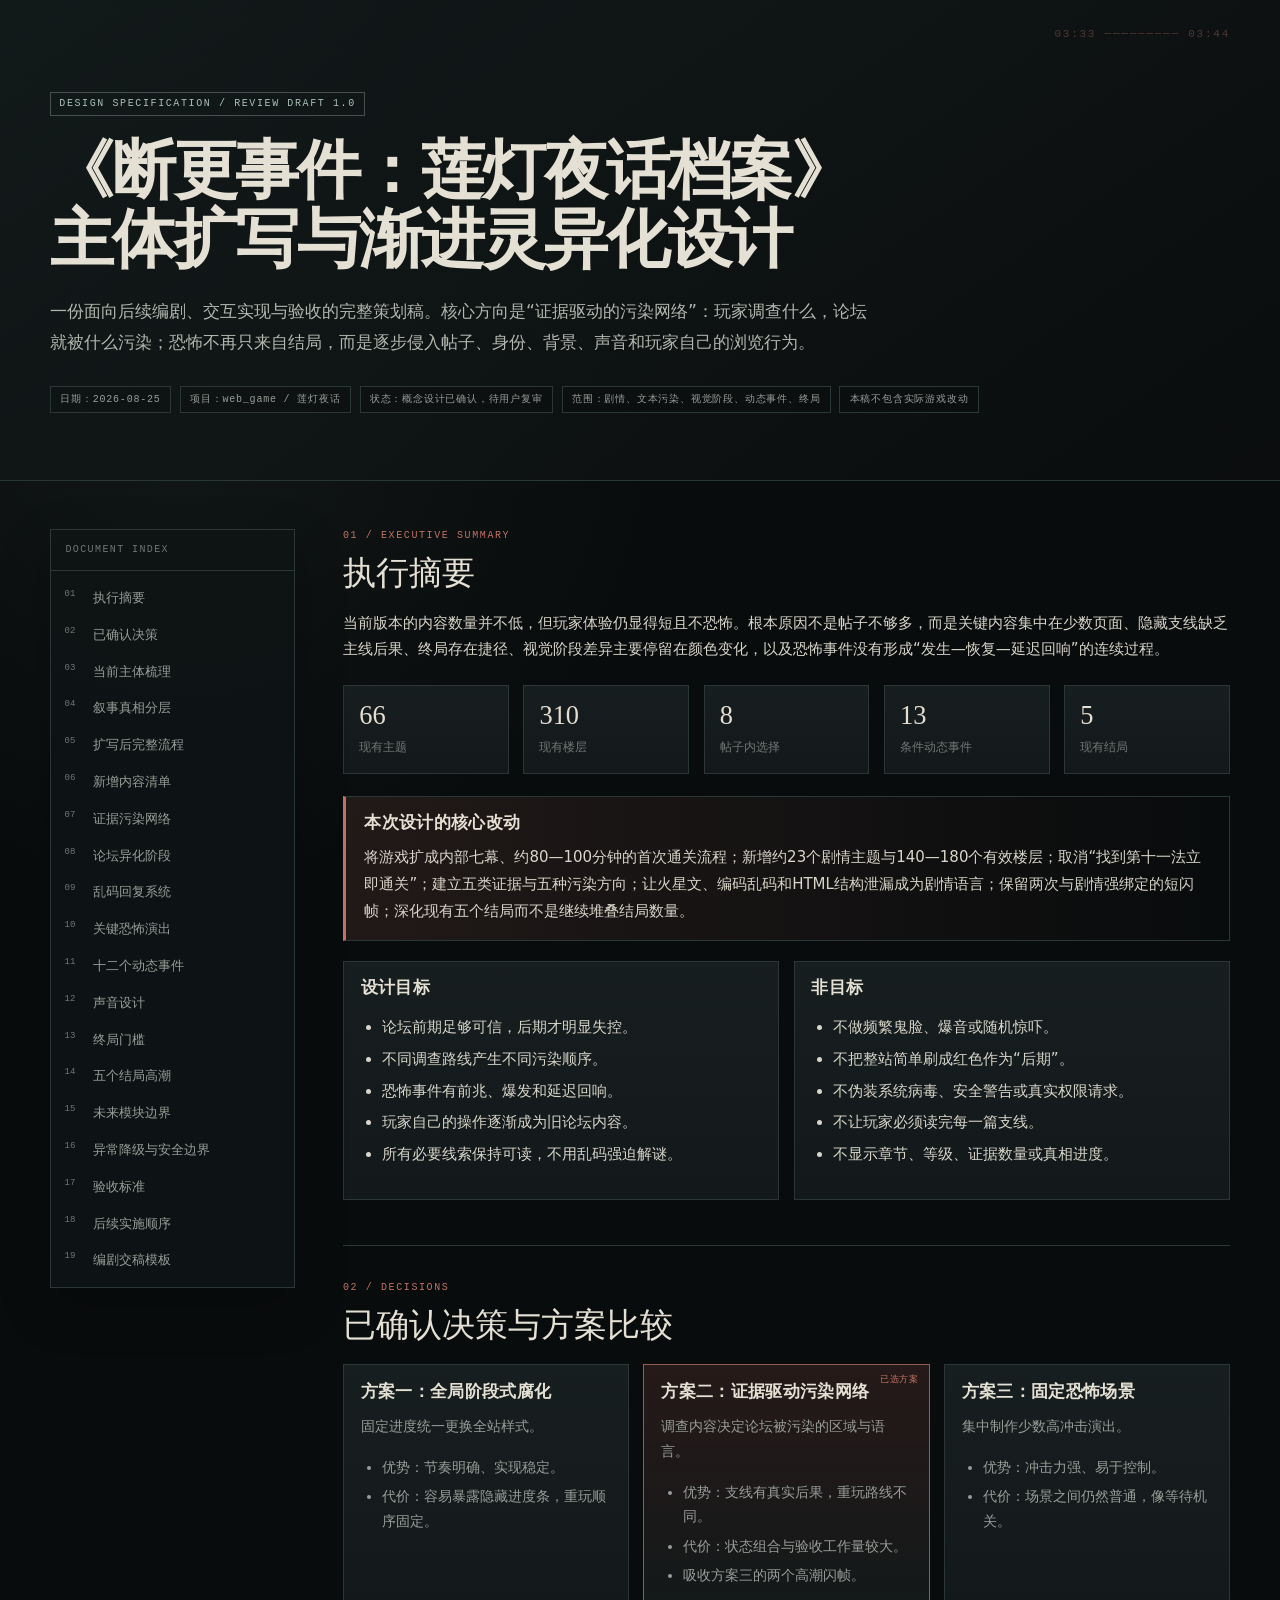
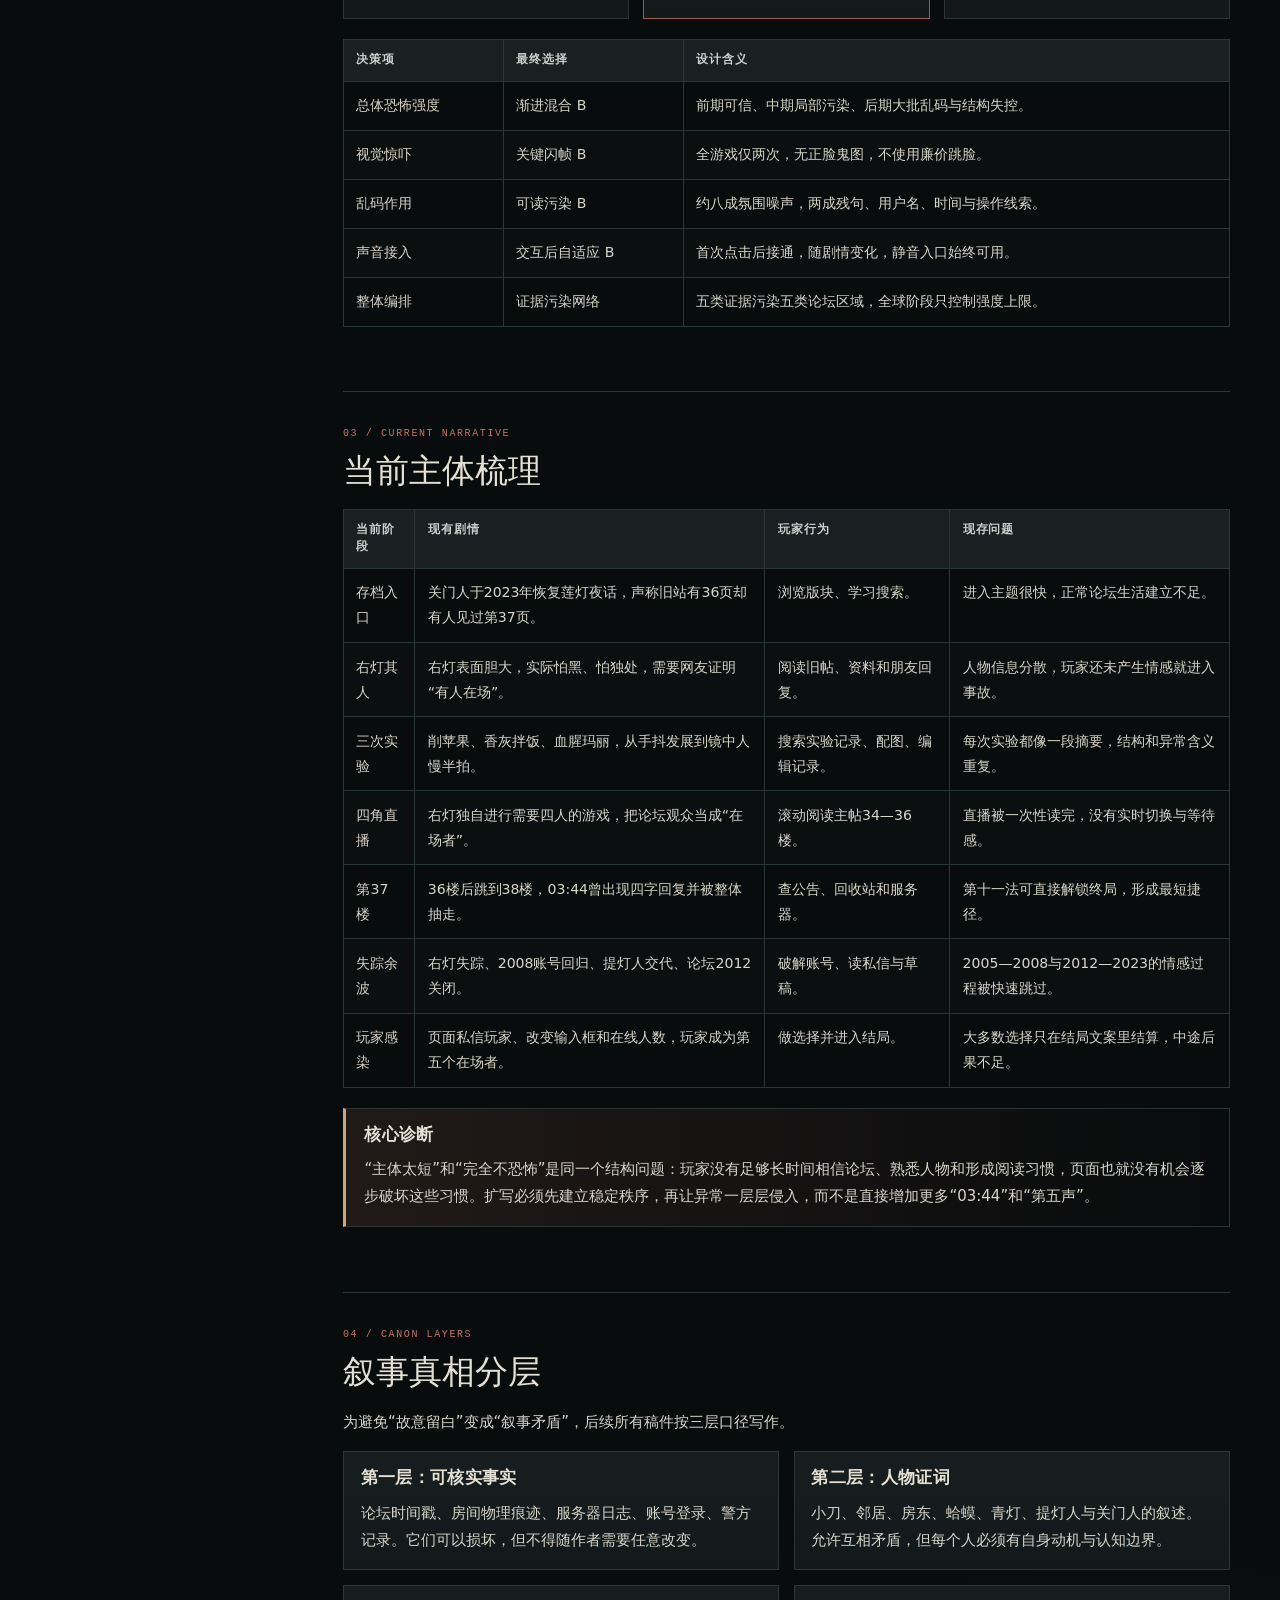
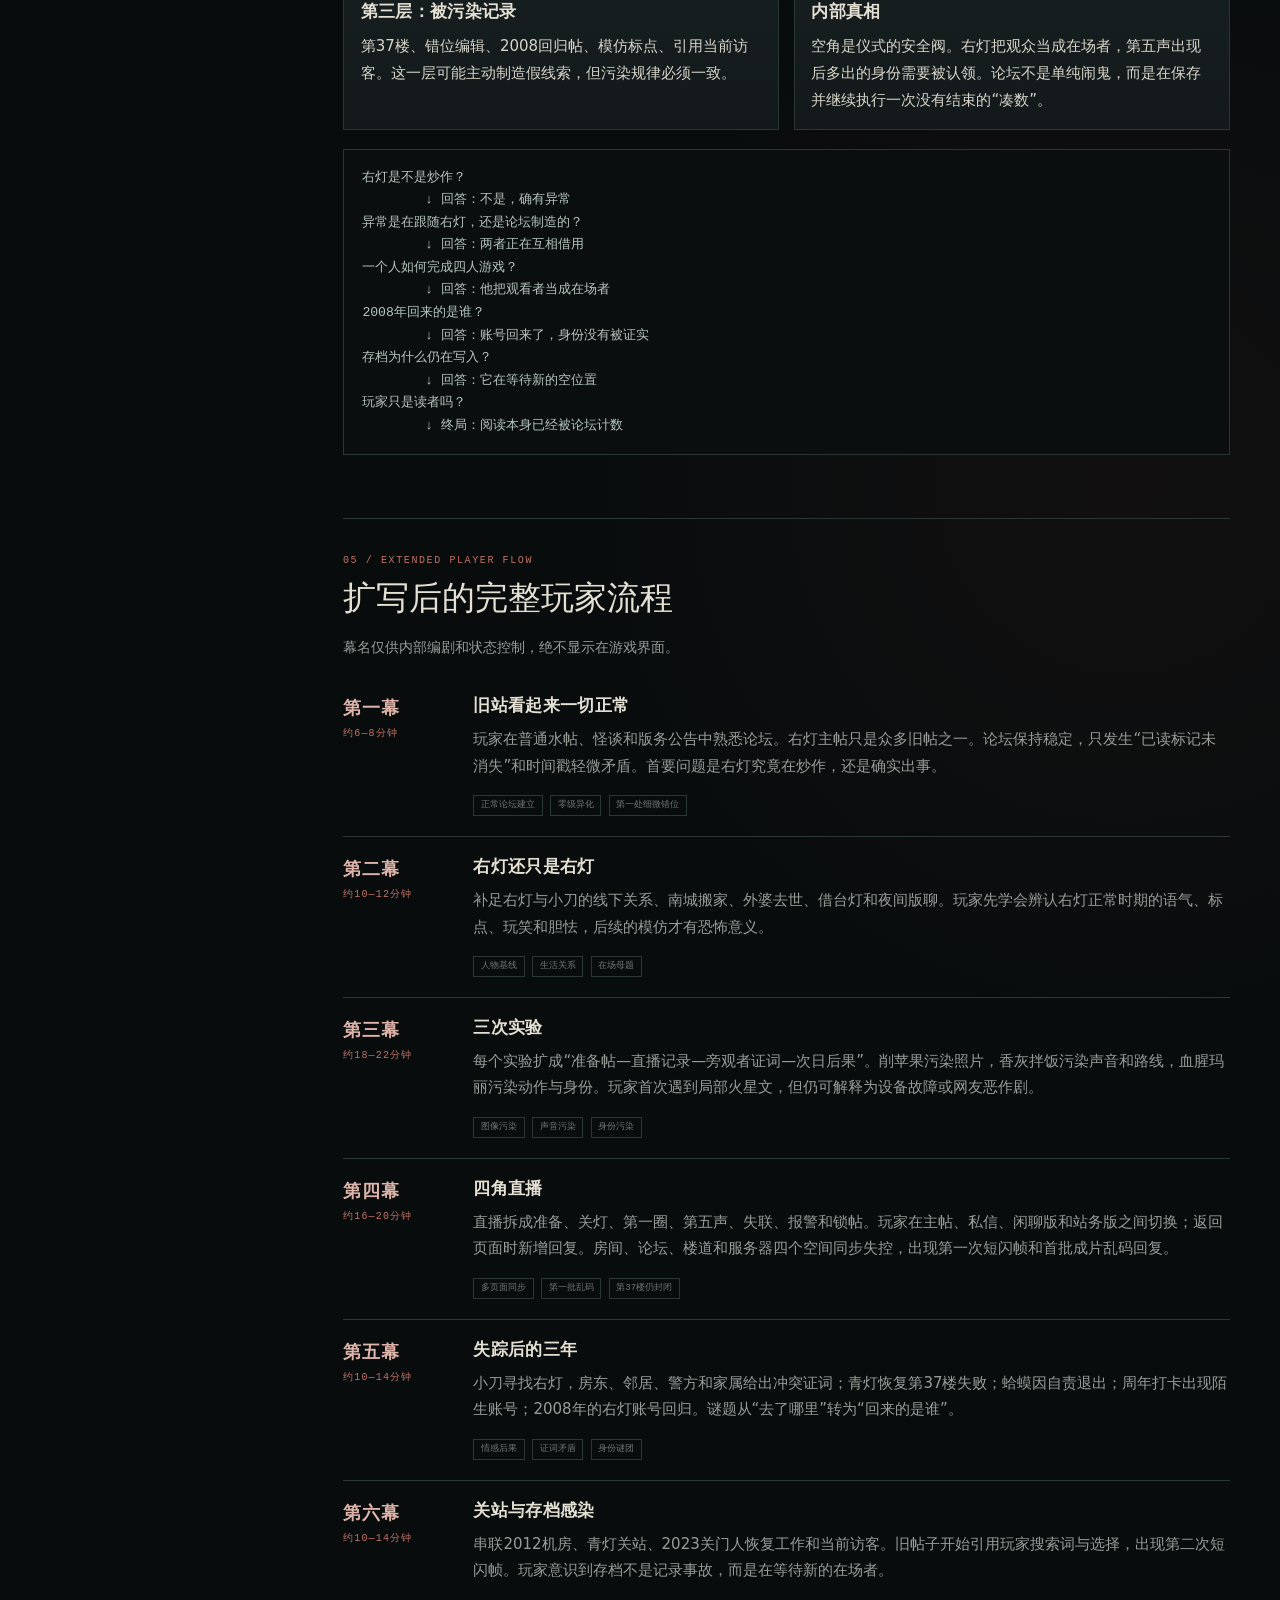
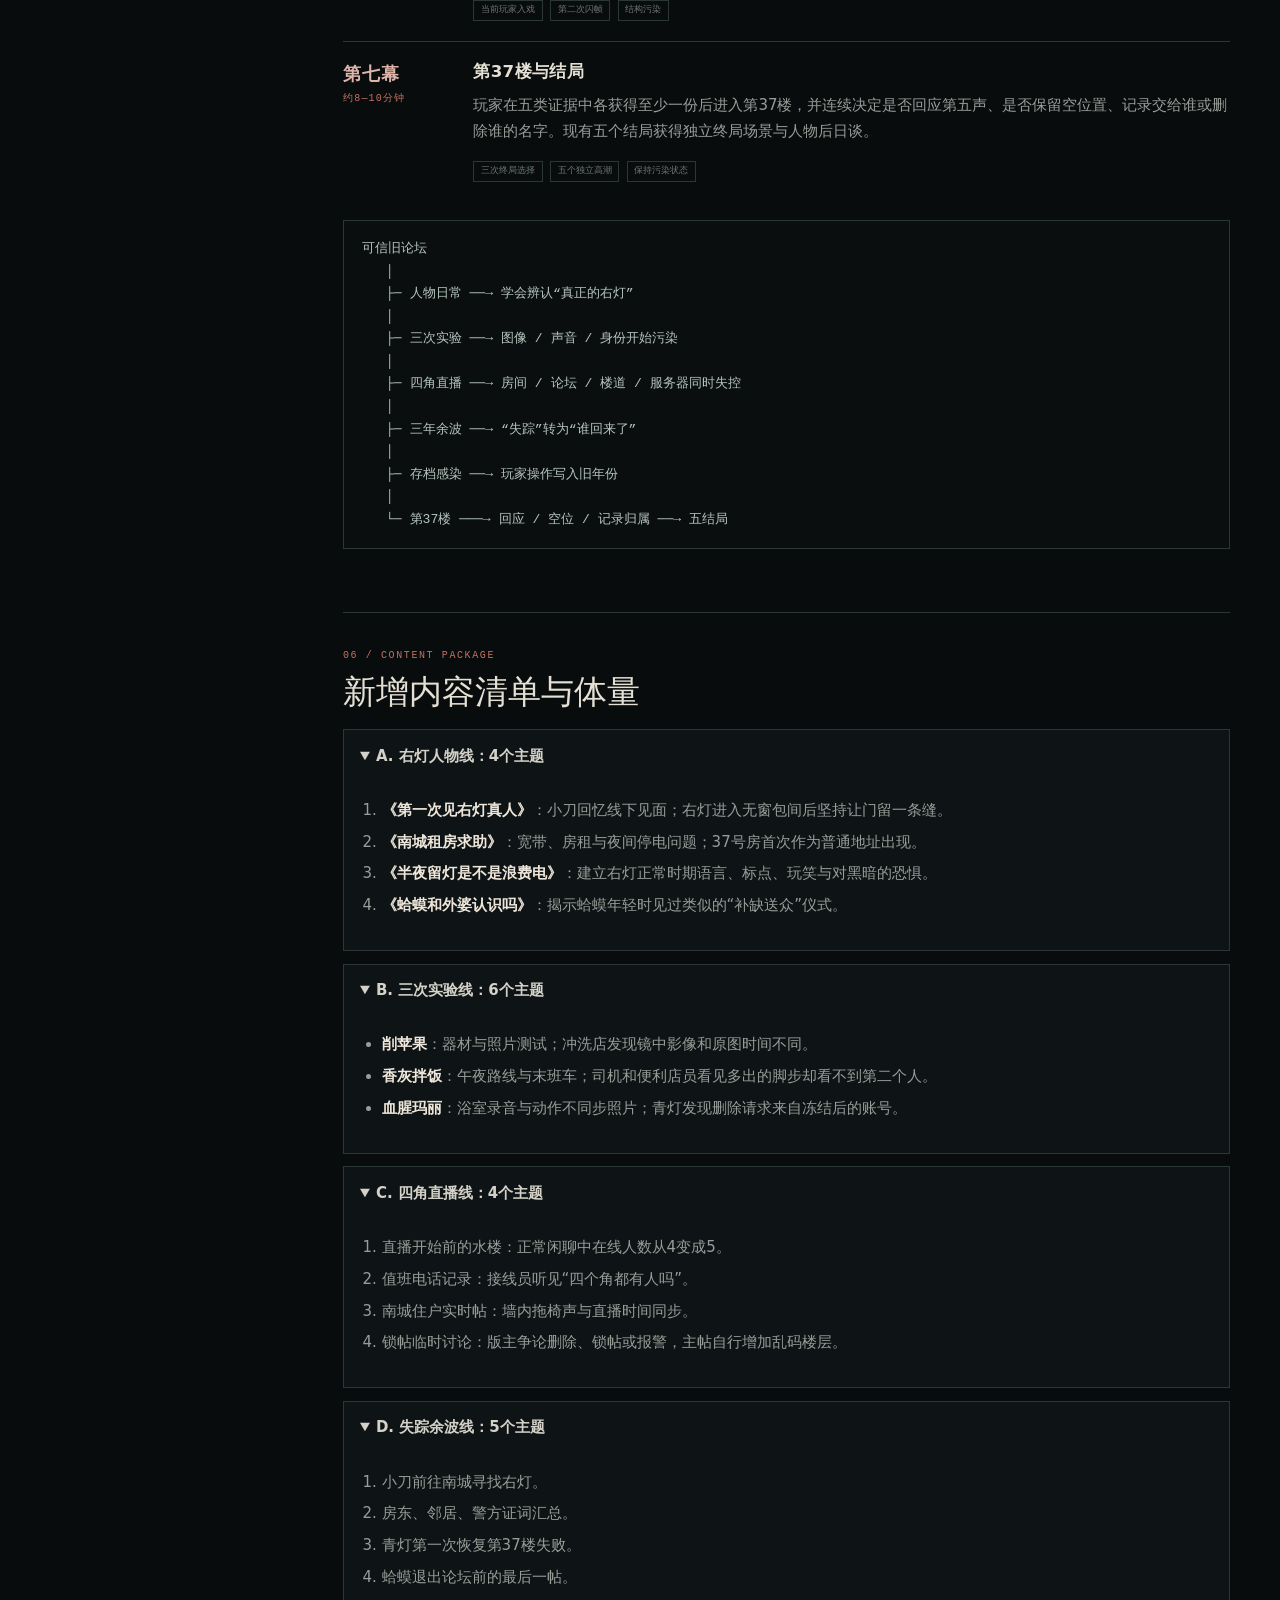
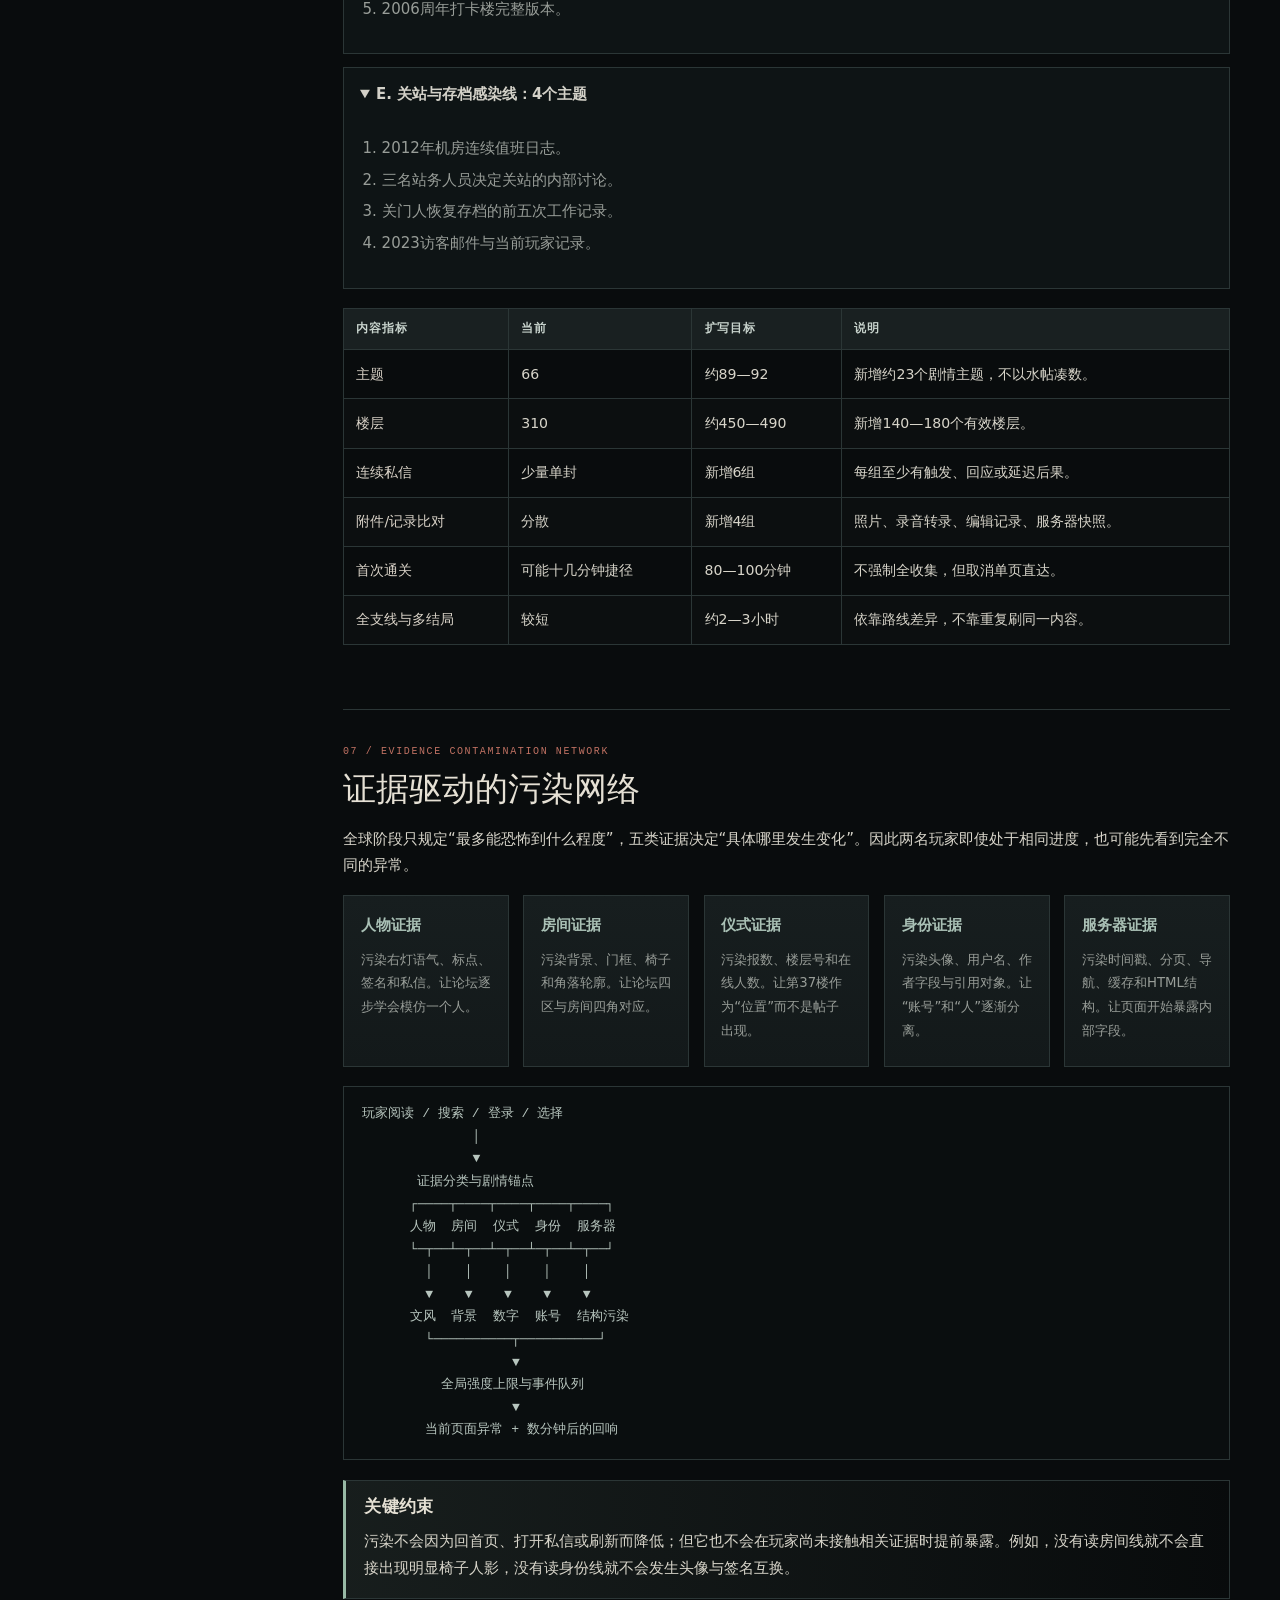
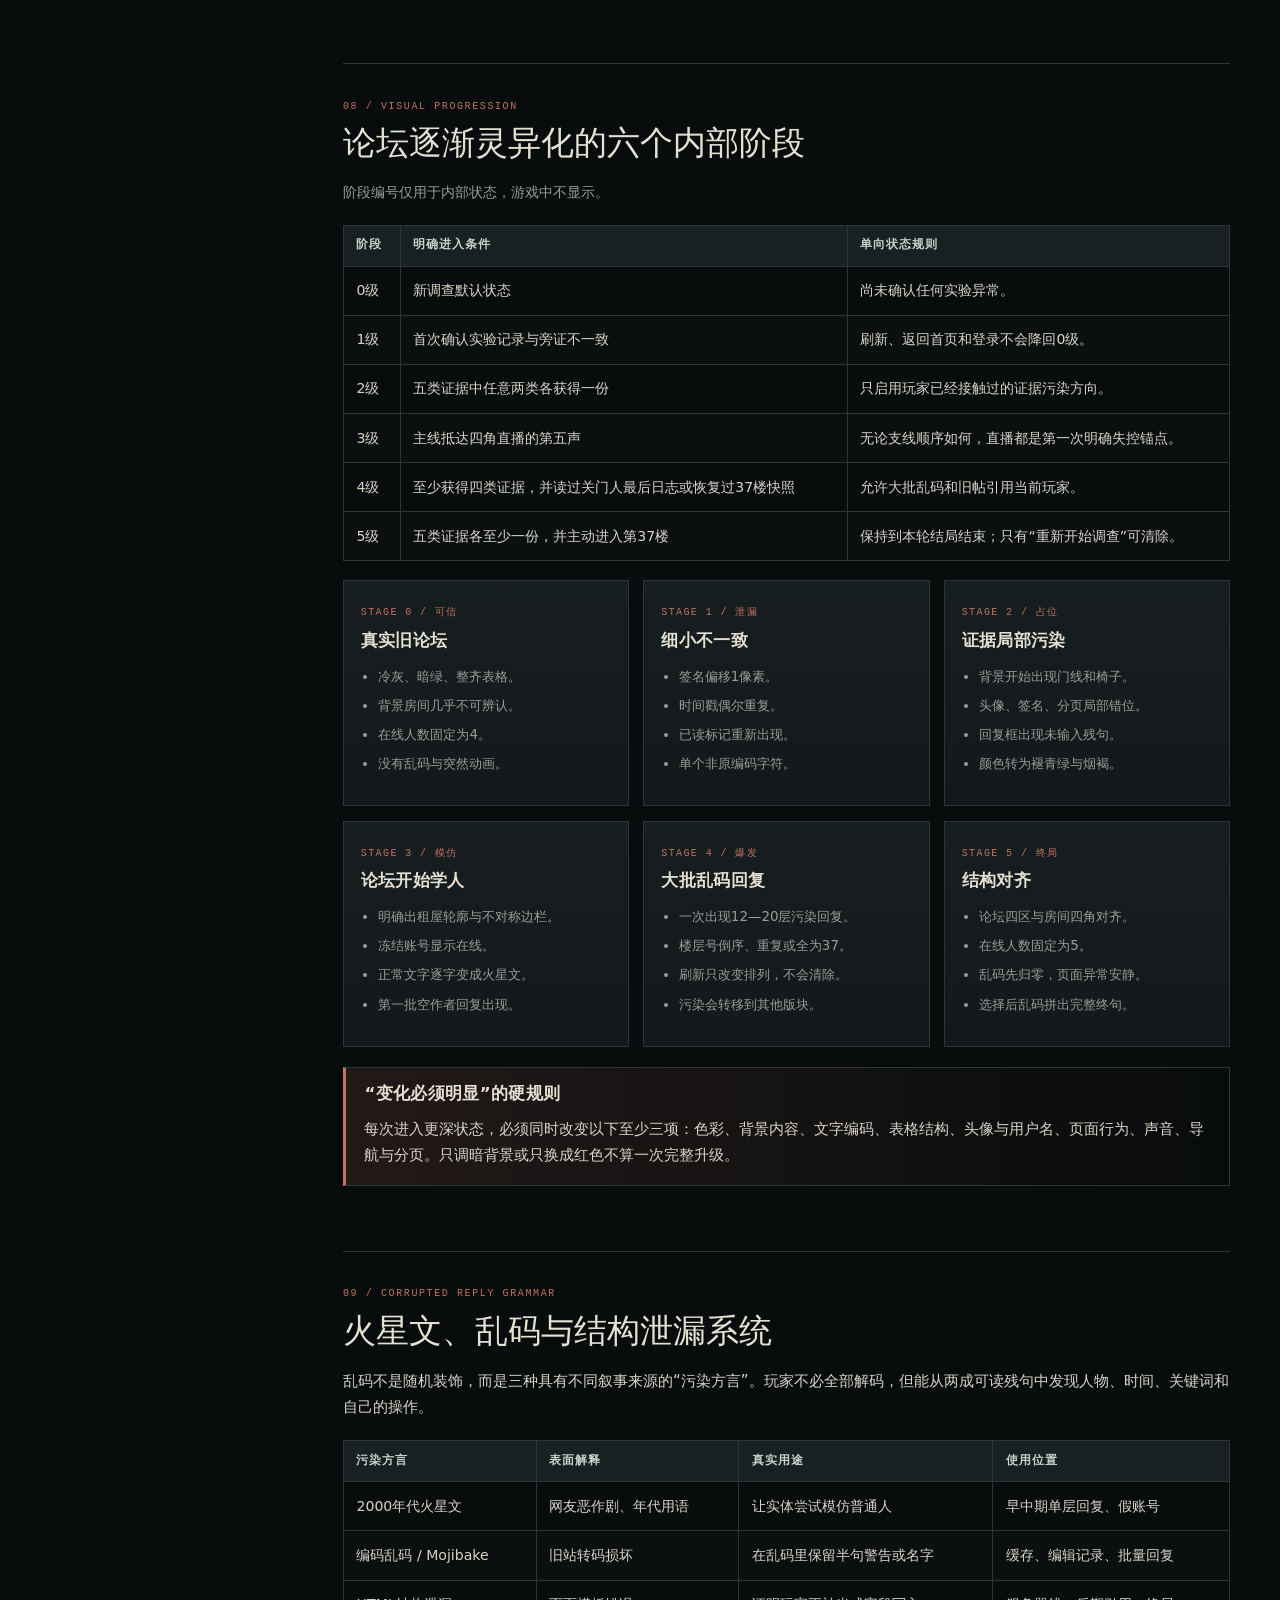
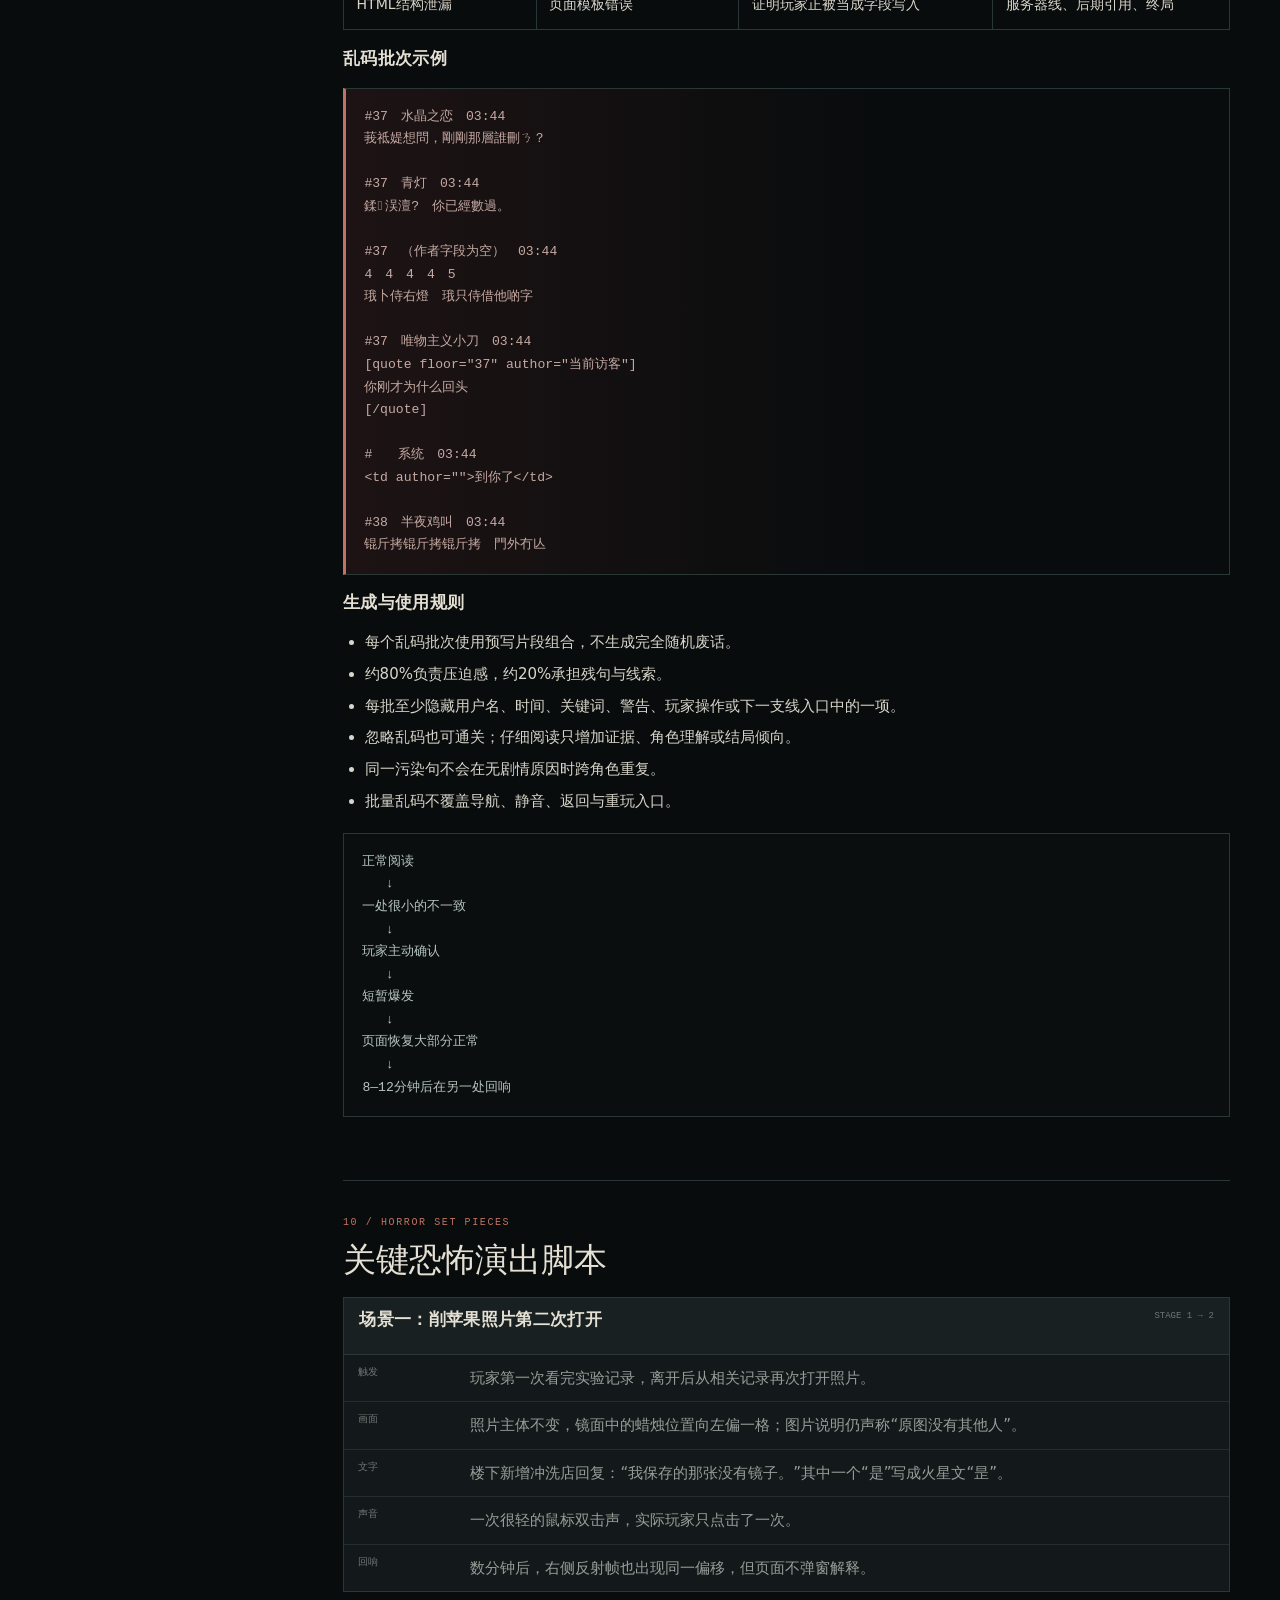
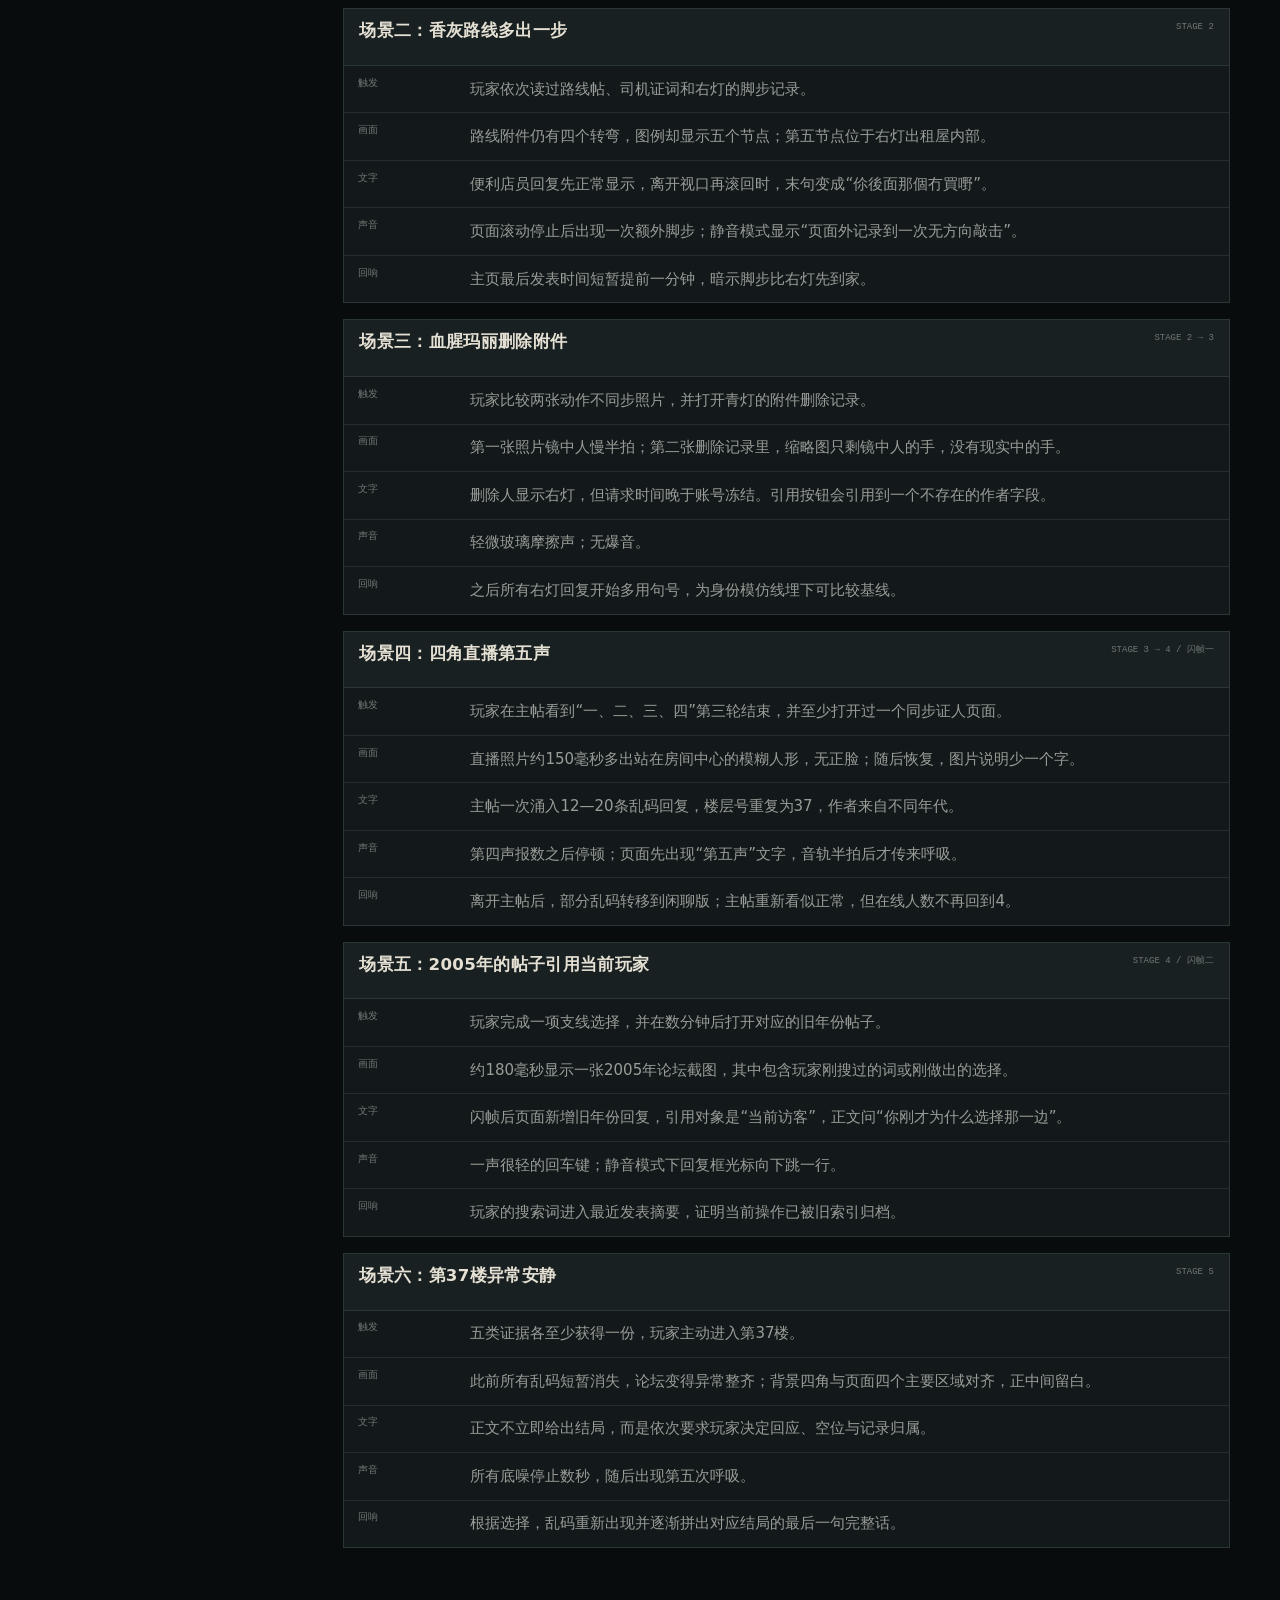
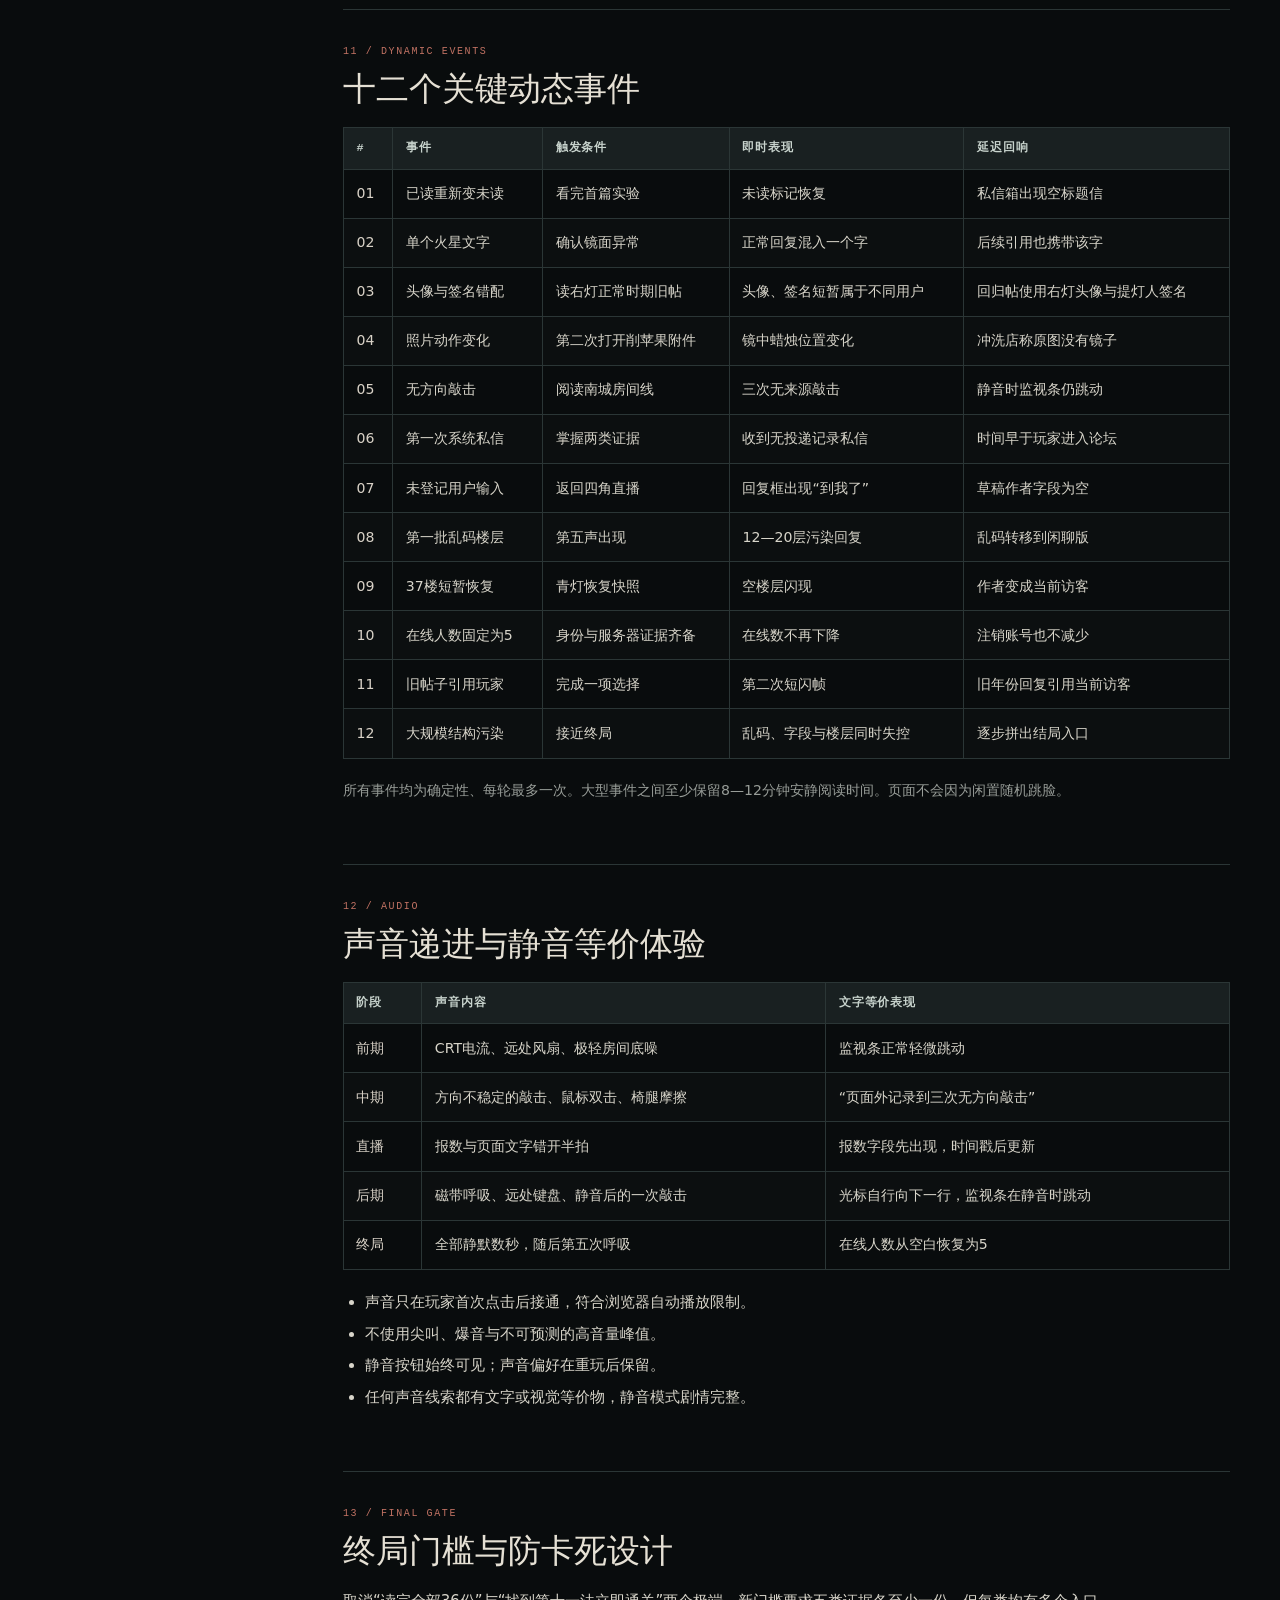
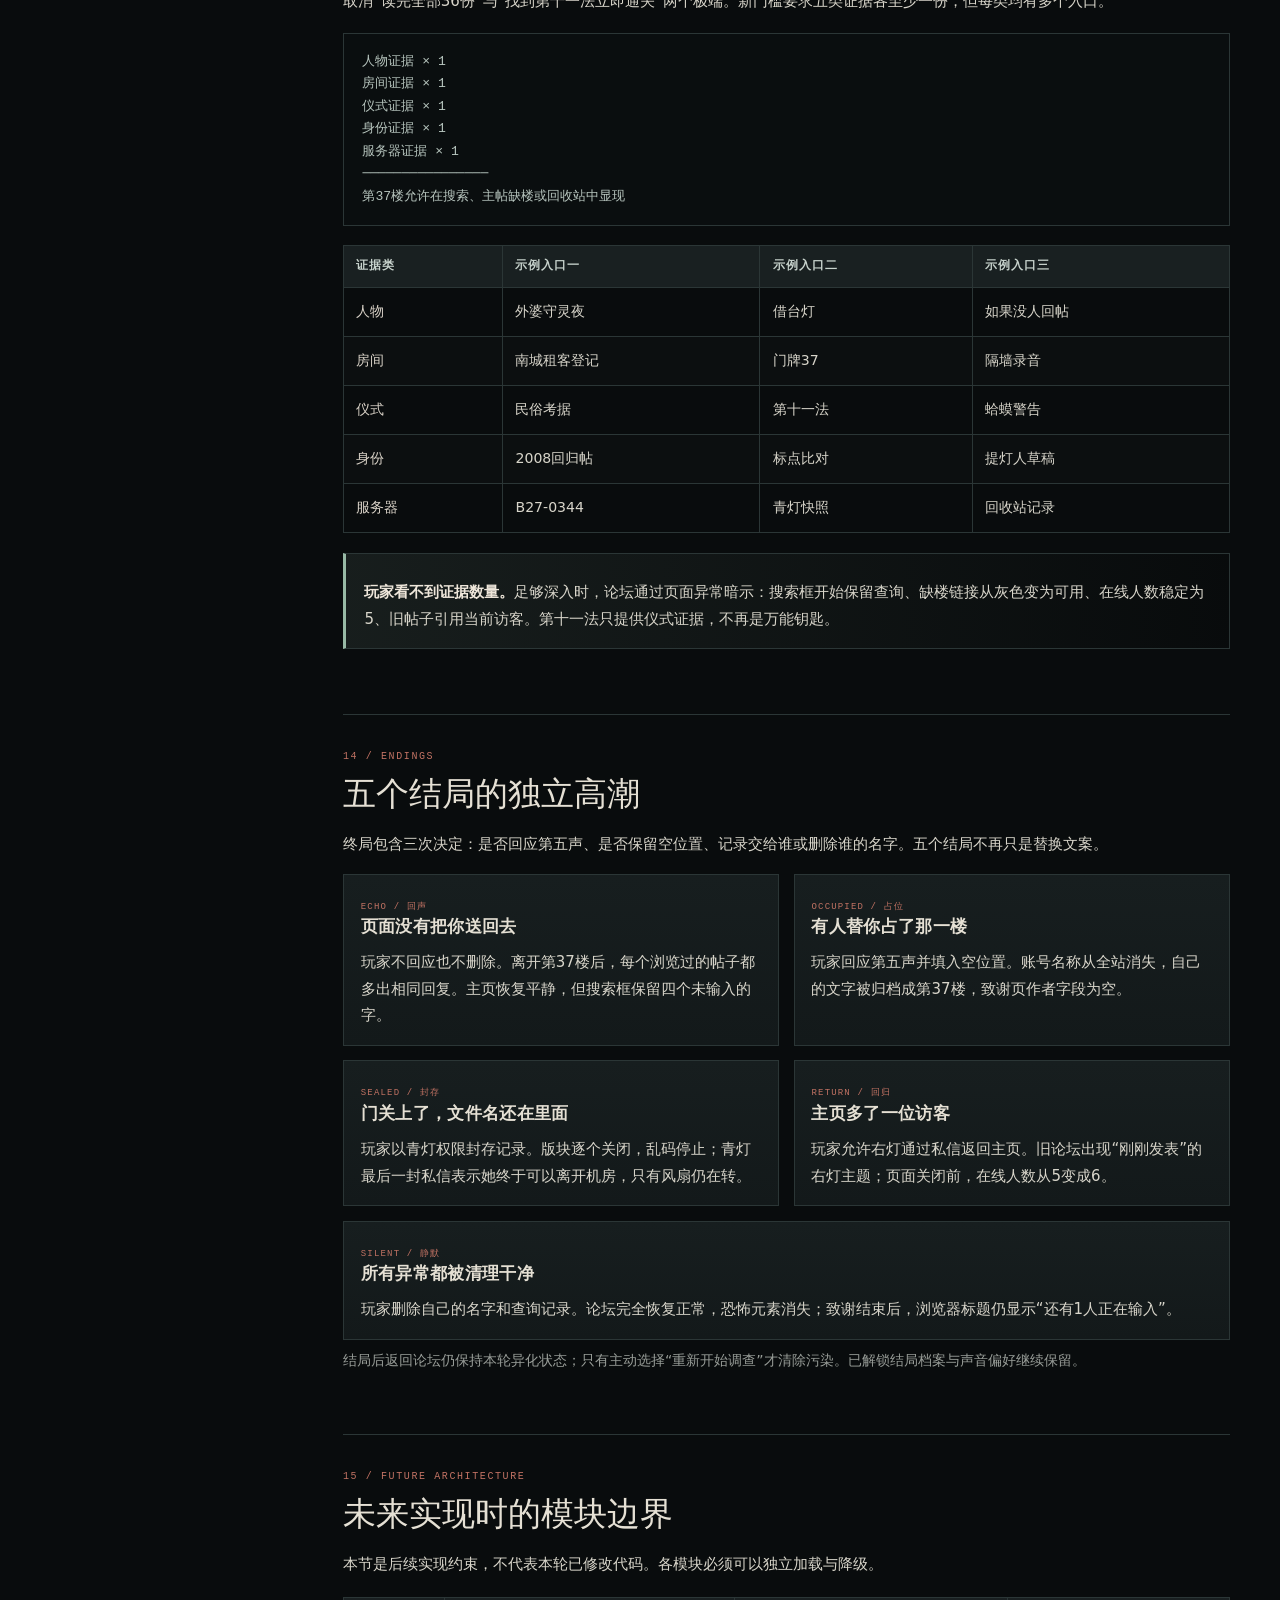
<file: docs/specs/2026-08-25-horror-expansion-design.html>
<!doctype html>
<html lang="zh-CN">
<head>
  <meta charset="utf-8">
  <meta name="viewport" content="width=device-width, initial-scale=1">
  <title>《断更事件：莲灯夜话档案》主体扩写与渐进灵异化设计</title>
  <style>
    :root {
      color-scheme: dark;
      --bg: #090c0d;
      --bg-soft: #0f1415;
      --panel: #13191a;
      --panel-2: #171e1f;
      --line: #2b3636;
      --line-strong: #45504e;
      --text: #d8d5ca;
      --muted: #989d98;
      --faint: #6f7774;
      --cold: #a9c0b5;
      --accent: #c17263;
      --accent-soft: rgba(193, 114, 99, .13);
      --green-soft: rgba(140, 173, 157, .11);
      --warning: #d1a56e;
      --ok: #97b9a5;
      --shadow: 0 18px 48px rgba(0, 0, 0, .24);
      --radius: 5px;
      --content: 1180px;
    }

    * { box-sizing: border-box; }
    html { scroll-behavior: smooth; }
    body {
      margin: 0;
      background:
        radial-gradient(circle at 14% 2%, rgba(101, 125, 115, .09), transparent 30rem),
        radial-gradient(circle at 88% 18%, rgba(116, 62, 57, .08), transparent 34rem),
        var(--bg);
      color: var(--text);
      font: 15px/1.78 system-ui, -apple-system, BlinkMacSystemFont, "Segoe UI", "Microsoft YaHei", sans-serif;
    }
    a { color: var(--cold); text-decoration-thickness: 1px; text-underline-offset: 3px; }
    a:hover { color: #d7e0da; }
    code, pre, .mono {
      font-family: ui-monospace, SFMono-Regular, Consolas, "Liberation Mono", monospace;
    }
    code {
      padding: .08rem .32rem;
      border: 1px solid rgba(169, 192, 181, .15);
      background: rgba(0, 0, 0, .2);
      color: #c4d6cd;
      border-radius: 3px;
    }
    h1, h2, h3, h4 { margin: 0; color: #e5e0d4; line-height: 1.25; }
    h1 { max-width: 920px; font: 600 clamp(2rem, 5vw, 4.6rem)/1.08 Georgia, "Noto Serif SC", serif; letter-spacing: -.035em; }
    h2 { margin-bottom: 1.1rem; font: 500 clamp(1.55rem, 2.6vw, 2.35rem)/1.18 Georgia, "Noto Serif SC", serif; }
    h3 { margin-bottom: .68rem; font-size: 1.04rem; letter-spacing: .02em; }
    h4 { font-size: .88rem; letter-spacing: .09em; text-transform: uppercase; }
    p { margin: .55rem 0 1rem; }
    ul, ol { padding-left: 1.35rem; }
    li + li { margin-top: .32rem; }
    strong { color: #eee6da; }

    .hero {
      position: relative;
      overflow: hidden;
      padding: 5.5rem max(1.25rem, calc((100vw - var(--content)) / 2)) 4.2rem;
      border-bottom: 1px solid var(--line);
      background: linear-gradient(145deg, rgba(19, 27, 27, .88), rgba(11, 13, 14, .95));
    }
    .hero::before {
      content: "03:33 ───────── 03:44";
      position: absolute;
      right: max(1.25rem, calc((100vw - var(--content)) / 2));
      top: 1.7rem;
      color: rgba(193, 114, 99, .38);
      font: 11px/1.4 ui-monospace, monospace;
      letter-spacing: .16em;
    }
    .eyebrow {
      display: inline-flex;
      margin-bottom: 1.25rem;
      padding: .28rem .52rem;
      border: 1px solid var(--line-strong);
      color: var(--cold);
      font: 10px/1.35 ui-monospace, monospace;
      letter-spacing: .16em;
      text-transform: uppercase;
    }
    .hero .lede {
      max-width: 820px;
      margin-top: 1.35rem;
      color: #b3b6ae;
      font-size: 1.08rem;
    }
    .meta-row { display: flex; flex-wrap: wrap; gap: .55rem; margin-top: 1.8rem; }
    .meta-row span {
      padding: .35rem .58rem;
      border: 1px solid var(--line);
      background: rgba(0, 0, 0, .14);
      color: var(--muted);
      font: 10px/1.35 ui-monospace, monospace;
      letter-spacing: .08em;
    }

    .layout {
      display: grid;
      grid-template-columns: 245px minmax(0, 1fr);
      gap: 3rem;
      width: min(var(--content), calc(100% - 2.5rem));
      margin: 0 auto;
      padding: 3rem 0 6rem;
    }
    .toc {
      position: sticky;
      top: 1rem;
      align-self: start;
      max-height: calc(100vh - 2rem);
      overflow: auto;
      border: 1px solid var(--line);
      background: rgba(15, 20, 21, .92);
      box-shadow: var(--shadow);
    }
    .toc header {
      padding: .8rem .9rem;
      border-bottom: 1px solid var(--line);
      color: var(--faint);
      font: 10px/1.4 ui-monospace, monospace;
      letter-spacing: .14em;
    }
    .toc ol { margin: 0; padding: .55rem 0; list-style: none; counter-reset: toc; }
    .toc li { margin: 0; counter-increment: toc; }
    .toc a {
      display: grid;
      grid-template-columns: 1.8rem 1fr;
      padding: .42rem .85rem;
      color: var(--muted);
      text-decoration: none;
      font-size: .82rem;
    }
    .toc a::before { content: counter(toc, decimal-leading-zero); color: var(--faint); font: 9px/1.8 ui-monospace, monospace; }
    .toc a:hover { background: var(--green-soft); color: var(--text); }

    main { min-width: 0; }
    section {
      scroll-margin-top: 1.2rem;
      padding: 2.2rem 0 2.8rem;
      border-bottom: 1px solid var(--line);
    }
    section:first-child { padding-top: 0; }
    .section-kicker {
      display: block;
      margin-bottom: .65rem;
      color: var(--accent);
      font: 10px/1.35 ui-monospace, monospace;
      letter-spacing: .16em;
      text-transform: uppercase;
    }
    .callout {
      margin: 1.25rem 0;
      padding: 1rem 1.15rem;
      border: 1px solid var(--line);
      border-left: 3px solid var(--accent);
      background: linear-gradient(90deg, var(--accent-soft), rgba(0, 0, 0, .08));
    }
    .callout.ok { border-left-color: var(--ok); background: linear-gradient(90deg, var(--green-soft), rgba(0, 0, 0, .08)); }
    .callout.warning { border-left-color: var(--warning); }
    .callout p:last-child { margin-bottom: 0; }
    .note { color: var(--muted); font-size: .88rem; }

    .metrics, .cards, .approaches, .ending-grid, .evidence-grid, .stage-grid {
      display: grid;
      gap: .9rem;
    }
    .metrics { grid-template-columns: repeat(5, minmax(0, 1fr)); margin: 1.35rem 0; }
    .metric, .card, .approach, .ending-card, .evidence-card, .stage-card {
      border: 1px solid var(--line);
      background: linear-gradient(180deg, var(--panel-2), var(--panel));
    }
    .metric { padding: .95rem; }
    .metric b { display: block; color: #e6ddd1; font: 500 1.65rem/1.1 Georgia, serif; }
    .metric span { display: block; margin-top: .35rem; color: var(--faint); font-size: .78rem; }
    .cards { grid-template-columns: repeat(2, minmax(0, 1fr)); }
    .card, .ending-card, .evidence-card, .stage-card { padding: 1rem 1.05rem; }
    .card p:last-child, .ending-card p:last-child, .evidence-card p:last-child, .stage-card p:last-child { margin-bottom: 0; }

    .approaches { grid-template-columns: repeat(3, minmax(0, 1fr)); margin: 1.25rem 0; }
    .approach { position: relative; padding: 1.05rem; }
    .approach.chosen { border-color: rgba(193, 114, 99, .75); background: linear-gradient(180deg, rgba(65, 38, 36, .52), var(--panel)); }
    .approach.chosen::after {
      content: "已选方案";
      position: absolute;
      top: .6rem;
      right: .6rem;
      color: var(--accent);
      font: 9px/1.3 ui-monospace, monospace;
      letter-spacing: .08em;
    }
    .approach ul { color: var(--muted); font-size: .86rem; }

    table { width: 100%; border-collapse: collapse; margin: 1.2rem 0; font-size: .88rem; }
    th, td { padding: .72rem .78rem; border: 1px solid var(--line); vertical-align: top; text-align: left; }
    th { background: #192021; color: #c8d3cd; font: 600 .74rem/1.45 ui-monospace, monospace; letter-spacing: .08em; }
    tr:nth-child(even) td { background: rgba(255, 255, 255, .012); }
    td:first-child { color: #d9d2c7; }

    pre {
      overflow: auto;
      margin: 1.15rem 0;
      padding: 1.05rem 1.15rem;
      border: 1px solid var(--line);
      background: #0a0e0f;
      color: #b7c5be;
      font-size: .82rem;
      line-height: 1.72;
      white-space: pre-wrap;
    }
    pre.corruption {
      border-left: 3px solid var(--accent);
      background: linear-gradient(90deg, rgba(64, 31, 32, .36), #090c0d 60%);
      color: #c6aaa3;
    }
    details { margin: .8rem 0; border: 1px solid var(--line); background: rgba(19, 25, 26, .62); }
    summary { cursor: pointer; padding: .78rem 1rem; color: #d3d1c8; font-weight: 600; }
    details > div { padding: 0 1rem 1rem; color: var(--muted); }

    .act {
      display: grid;
      grid-template-columns: 7rem minmax(0, 1fr);
      gap: 1.15rem;
      padding: 1.25rem 0;
      border-top: 1px solid var(--line);
    }
    .act:first-of-type { border-top: 0; }
    .act-label { color: var(--accent); font: 10px/1.5 ui-monospace, monospace; letter-spacing: .12em; }
    .act-label b { display: block; margin-bottom: .2rem; color: #dfb4aa; font-size: 1.1rem; }
    .act-content h3 { margin-bottom: .35rem; }
    .act-content p { color: var(--muted); }
    .act-meta { display: flex; flex-wrap: wrap; gap: .45rem; margin-top: .7rem; }
    .act-meta span { padding: .2rem .42rem; border: 1px solid var(--line); color: var(--faint); font: 9px/1.4 ui-monospace, monospace; }

    .evidence-grid { grid-template-columns: repeat(5, minmax(0, 1fr)); }
    .evidence-card { min-height: 172px; }
    .evidence-card b { display: block; margin-bottom: .4rem; color: var(--cold); }
    .evidence-card p { color: var(--muted); font-size: .83rem; }
    .stage-grid { grid-template-columns: repeat(3, minmax(0, 1fr)); }
    .stage-card .stage-no { display: inline-block; margin-bottom: .65rem; color: var(--accent); font: 10px/1.4 ui-monospace, monospace; letter-spacing: .14em; }
    .stage-card ul { color: var(--muted); font-size: .84rem; padding-left: 1.1rem; }
    .ending-grid { grid-template-columns: repeat(2, minmax(0, 1fr)); }
    .ending-card:last-child { grid-column: 1 / -1; }
    .ending-card .code { color: var(--accent); font: 9px/1.4 ui-monospace, monospace; letter-spacing: .13em; }

    .scene {
      margin: 1rem 0;
      border: 1px solid var(--line);
      background: var(--panel);
    }
    .scene > header {
      display: flex;
      justify-content: space-between;
      gap: 1rem;
      padding: .75rem .95rem;
      border-bottom: 1px solid var(--line);
      background: #192021;
    }
    .scene > header span { color: var(--faint); font: 9px/1.5 ui-monospace, monospace; }
    .scene dl { display: grid; grid-template-columns: 7rem minmax(0, 1fr); margin: 0; }
    .scene dt, .scene dd { margin: 0; padding: .62rem .9rem; border-bottom: 1px solid rgba(43, 54, 54, .72); }
    .scene dt { color: var(--faint); font: 10px/1.6 ui-monospace, monospace; }
    .scene dd { color: var(--muted); }
    .scene dl > *:nth-last-child(-n + 2) { border-bottom: 0; }

    .checklist { display: grid; grid-template-columns: repeat(2, minmax(0, 1fr)); gap: .55rem 1.5rem; padding: 0; list-style: none; }
    .checklist li { position: relative; margin: 0; padding: .68rem .7rem .68rem 2.1rem; border: 1px solid var(--line); color: var(--muted); }
    .checklist li::before { content: "✓"; position: absolute; left: .75rem; color: var(--ok); }

    footer.doc-footer {
      padding: 2rem max(1.25rem, calc((100vw - var(--content)) / 2));
      border-top: 1px solid var(--line);
      color: var(--faint);
      font: 10px/1.65 ui-monospace, monospace;
    }

    @media (max-width: 980px) {
      .layout { grid-template-columns: 1fr; }
      .toc { position: static; max-height: none; }
      .toc ol { columns: 2; }
      .metrics { grid-template-columns: repeat(3, 1fr); }
      .approaches, .stage-grid { grid-template-columns: 1fr; }
      .evidence-grid { grid-template-columns: repeat(2, 1fr); }
    }
    @media (max-width: 660px) {
      body { font-size: 14px; }
      .hero { padding-top: 4.6rem; }
      .layout { width: min(100% - 1.25rem, var(--content)); gap: 1.5rem; padding-top: 1.5rem; }
      .toc ol { columns: 1; }
      .metrics, .cards, .ending-grid, .evidence-grid, .checklist { grid-template-columns: 1fr; }
      .ending-card:last-child { grid-column: auto; }
      .act { grid-template-columns: 1fr; gap: .4rem; }
      .scene dl { grid-template-columns: 1fr; }
      .scene dt { padding-bottom: .15rem; border-bottom: 0; }
      .scene dd { padding-top: .15rem; }
      table { display: block; overflow-x: auto; white-space: nowrap; }
    }
    @media print {
      :root { color-scheme: light; --bg: #fff; --panel: #fff; --panel-2: #f6f6f3; --line: #ccc; --text: #222; --muted: #555; --faint: #777; --cold: #355; --accent: #933; }
      body, .hero { background: #fff; color: #222; }
      .layout { display: block; width: 100%; padding: 1rem; }
      .toc { display: none; }
      section { break-inside: avoid; }
      .hero { padding: 2rem 1rem; }
      pre { color: #333; background: #f5f5f5; }
    }
  </style>
</head>
<body>
  <header class="hero">
    <span class="eyebrow">Design specification / Review draft 1.0</span>
    <h1>《断更事件：莲灯夜话档案》<br>主体扩写与渐进灵异化设计</h1>
    <p class="lede">一份面向后续编剧、交互实现与验收的完整策划稿。核心方向是“证据驱动的污染网络”：玩家调查什么，论坛就被什么污染；恐怖不再只来自结局，而是逐步侵入帖子、身份、背景、声音和玩家自己的浏览行为。</p>
    <div class="meta-row">
      <span>日期：2026-08-25</span>
      <span>项目：web_game / 莲灯夜话</span>
      <span>状态：概念设计已确认，待用户复审</span>
      <span>范围：剧情、文本污染、视觉阶段、动态事件、终局</span>
      <span>本稿不包含实际游戏改动</span>
    </div>
  </header>

  <div class="layout">
    <nav class="toc" aria-label="文档目录">
      <header>DOCUMENT INDEX</header>
      <ol>
        <li><a href="#summary">执行摘要</a></li>
        <li><a href="#decisions">已确认决策</a></li>
        <li><a href="#current">当前主体梳理</a></li>
        <li><a href="#canon">叙事真相分层</a></li>
        <li><a href="#flow">扩写后完整流程</a></li>
        <li><a href="#content">新增内容清单</a></li>
        <li><a href="#evidence">证据污染网络</a></li>
        <li><a href="#visual">论坛异化阶段</a></li>
        <li><a href="#corruption">乱码回复系统</a></li>
        <li><a href="#scenes">关键恐怖演出</a></li>
        <li><a href="#events">十二个动态事件</a></li>
        <li><a href="#audio">声音设计</a></li>
        <li><a href="#gate">终局门槛</a></li>
        <li><a href="#endings">五个结局高潮</a></li>
        <li><a href="#architecture">未来模块边界</a></li>
        <li><a href="#fallback">异常降级与安全边界</a></li>
        <li><a href="#validation">验收标准</a></li>
        <li><a href="#phases">后续实施顺序</a></li>
        <li><a href="#template">编剧交稿模板</a></li>
      </ol>
    </nav>

    <main>
      <section id="summary">
        <span class="section-kicker">01 / Executive summary</span>
        <h2>执行摘要</h2>
        <p>当前版本的内容数量并不低，但玩家体验仍显得短且不恐怖。根本原因不是帖子不够多，而是关键内容集中在少数页面、隐藏支线缺乏主线后果、终局存在捷径、视觉阶段差异主要停留在颜色变化，以及恐怖事件没有形成“发生—恢复—延迟回响”的连续过程。</p>

        <div class="metrics" aria-label="当前项目统计">
          <div class="metric"><b>66</b><span>现有主题</span></div>
          <div class="metric"><b>310</b><span>现有楼层</span></div>
          <div class="metric"><b>8</b><span>帖子内选择</span></div>
          <div class="metric"><b>13</b><span>条件动态事件</span></div>
          <div class="metric"><b>5</b><span>现有结局</span></div>
        </div>

        <div class="callout">
          <h3>本次设计的核心改动</h3>
          <p>将游戏扩成内部七幕、约80—100分钟的首次通关流程；新增约23个剧情主题与140—180个有效楼层；取消“找到第十一法立即通关”；建立五类证据与五种污染方向；让火星文、编码乱码和HTML结构泄漏成为剧情语言；保留两次与剧情强绑定的短闪帧；深化现有五个结局而不是继续堆叠结局数量。</p>
        </div>

        <div class="cards">
          <article class="card">
            <h3>设计目标</h3>
            <ul>
              <li>论坛前期足够可信，后期才明显失控。</li>
              <li>不同调查路线产生不同污染顺序。</li>
              <li>恐怖事件有前兆、爆发和延迟回响。</li>
              <li>玩家自己的操作逐渐成为旧论坛内容。</li>
              <li>所有必要线索保持可读，不用乱码强迫解谜。</li>
            </ul>
          </article>
          <article class="card">
            <h3>非目标</h3>
            <ul>
              <li>不做频繁鬼脸、爆音或随机惊吓。</li>
              <li>不把整站简单刷成红色作为“后期”。</li>
              <li>不伪装系统病毒、安全警告或真实权限请求。</li>
              <li>不让玩家必须读完每一篇支线。</li>
              <li>不显示章节、等级、证据数量或真相进度。</li>
            </ul>
          </article>
        </div>
      </section>

      <section id="decisions">
        <span class="section-kicker">02 / Decisions</span>
        <h2>已确认决策与方案比较</h2>

        <div class="approaches">
          <article class="approach">
            <h3>方案一：全局阶段式腐化</h3>
            <p class="note">固定进度统一更换全站样式。</p>
            <ul>
              <li>优势：节奏明确、实现稳定。</li>
              <li>代价：容易暴露隐藏进度条，重玩顺序固定。</li>
            </ul>
          </article>
          <article class="approach chosen">
            <h3>方案二：证据驱动污染网络</h3>
            <p class="note">调查内容决定论坛被污染的区域与语言。</p>
            <ul>
              <li>优势：支线有真实后果，重玩路线不同。</li>
              <li>代价：状态组合与验收工作量较大。</li>
              <li>吸收方案三的两个高潮闪帧。</li>
            </ul>
          </article>
          <article class="approach">
            <h3>方案三：固定恐怖场景</h3>
            <p class="note">集中制作少数高冲击演出。</p>
            <ul>
              <li>优势：冲击力强、易于控制。</li>
              <li>代价：场景之间仍然普通，像等待机关。</li>
            </ul>
          </article>
        </div>

        <table>
          <thead><tr><th>决策项</th><th>最终选择</th><th>设计含义</th></tr></thead>
          <tbody>
            <tr><td>总体恐怖强度</td><td>渐进混合 B</td><td>前期可信、中期局部污染、后期大批乱码与结构失控。</td></tr>
            <tr><td>视觉惊吓</td><td>关键闪帧 B</td><td>全游戏仅两次，无正脸鬼图，不使用廉价跳脸。</td></tr>
            <tr><td>乱码作用</td><td>可读污染 B</td><td>约八成氛围噪声，两成残句、用户名、时间与操作线索。</td></tr>
            <tr><td>声音接入</td><td>交互后自适应 B</td><td>首次点击后接通，随剧情变化，静音入口始终可用。</td></tr>
            <tr><td>整体编排</td><td>证据污染网络</td><td>五类证据污染五类论坛区域，全球阶段只控制强度上限。</td></tr>
          </tbody>
        </table>
      </section>

      <section id="current">
        <span class="section-kicker">03 / Current narrative</span>
        <h2>当前主体梳理</h2>
        <table>
          <thead><tr><th>当前阶段</th><th>现有剧情</th><th>玩家行为</th><th>现存问题</th></tr></thead>
          <tbody>
            <tr><td>存档入口</td><td>关门人于2023年恢复莲灯夜话，声称旧站有36页却有人见过第37页。</td><td>浏览版块、学习搜索。</td><td>进入主题很快，正常论坛生活建立不足。</td></tr>
            <tr><td>右灯其人</td><td>右灯表面胆大，实际怕黑、怕独处，需要网友证明“有人在场”。</td><td>阅读旧帖、资料和朋友回复。</td><td>人物信息分散，玩家还未产生情感就进入事故。</td></tr>
            <tr><td>三次实验</td><td>削苹果、香灰拌饭、血腥玛丽，从手抖发展到镜中人慢半拍。</td><td>搜索实验记录、配图、编辑记录。</td><td>每次实验都像一段摘要，结构和异常含义重复。</td></tr>
            <tr><td>四角直播</td><td>右灯独自进行需要四人的游戏，把论坛观众当成“在场者”。</td><td>滚动阅读主帖34—36楼。</td><td>直播被一次性读完，没有实时切换与等待感。</td></tr>
            <tr><td>第37楼</td><td>36楼后跳到38楼，03:44曾出现四字回复并被整体抽走。</td><td>查公告、回收站和服务器。</td><td>第十一法可直接解锁终局，形成最短捷径。</td></tr>
            <tr><td>失踪余波</td><td>右灯失踪、2008账号回归、提灯人交代、论坛2012关闭。</td><td>破解账号、读私信与草稿。</td><td>2005—2008与2012—2023的情感过程被快速跳过。</td></tr>
            <tr><td>玩家感染</td><td>页面私信玩家、改变输入框和在线人数，玩家成为第五个在场者。</td><td>做选择并进入结局。</td><td>大多数选择只在结局文案里结算，中途后果不足。</td></tr>
          </tbody>
        </table>

        <div class="callout warning">
          <h3>核心诊断</h3>
          <p>“主体太短”和“完全不恐怖”是同一个结构问题：玩家没有足够长时间相信论坛、熟悉人物和形成阅读习惯，页面也就没有机会逐步破坏这些习惯。扩写必须先建立稳定秩序，再让异常一层层侵入，而不是直接增加更多“03:44”和“第五声”。</p>
        </div>
      </section>

      <section id="canon">
        <span class="section-kicker">04 / Canon layers</span>
        <h2>叙事真相分层</h2>
        <p>为避免“故意留白”变成“叙事矛盾”，后续所有稿件按三层口径写作。</p>
        <div class="cards">
          <article class="card">
            <h3>第一层：可核实事实</h3>
            <p>论坛时间戳、房间物理痕迹、服务器日志、账号登录、警方记录。它们可以损坏，但不得随作者需要任意改变。</p>
          </article>
          <article class="card">
            <h3>第二层：人物证词</h3>
            <p>小刀、邻居、房东、蛤蟆、青灯、提灯人与关门人的叙述。允许互相矛盾，但每个人必须有自身动机与认知边界。</p>
          </article>
          <article class="card">
            <h3>第三层：被污染记录</h3>
            <p>第37楼、错位编辑、2008回归帖、模仿标点、引用当前访客。这一层可能主动制造假线索，但污染规律必须一致。</p>
          </article>
          <article class="card">
            <h3>内部真相</h3>
            <p>空角是仪式的安全阀。右灯把观众当成在场者，第五声出现后多出的身份需要被认领。论坛不是单纯闹鬼，而是在保存并继续执行一次没有结束的“凑数”。</p>
          </article>
        </div>

        <pre aria-label="叙事问题递进">右灯是不是炒作？
        ↓ 回答：不是，确有异常
异常是在跟随右灯，还是论坛制造的？
        ↓ 回答：两者正在互相借用
一个人如何完成四人游戏？
        ↓ 回答：他把观看者当成在场者
2008年回来的是谁？
        ↓ 回答：账号回来了，身份没有被证实
存档为什么仍在写入？
        ↓ 回答：它在等待新的空位置
玩家只是读者吗？
        ↓ 终局：阅读本身已经被论坛计数</pre>
      </section>

      <section id="flow">
        <span class="section-kicker">05 / Extended player flow</span>
        <h2>扩写后的完整玩家流程</h2>
        <p class="note">幕名仅供内部编剧和状态控制，绝不显示在游戏界面。</p>

        <article class="act">
          <div class="act-label"><b>第一幕</b>约6—8分钟</div>
          <div class="act-content">
            <h3>旧站看起来一切正常</h3>
            <p>玩家在普通水帖、怪谈和版务公告中熟悉论坛。右灯主帖只是众多旧帖之一。论坛保持稳定，只发生“已读标记未消失”和时间戳轻微矛盾。首要问题是右灯究竟在炒作，还是确实出事。</p>
            <div class="act-meta"><span>正常论坛建立</span><span>零级异化</span><span>第一处细微错位</span></div>
          </div>
        </article>

        <article class="act">
          <div class="act-label"><b>第二幕</b>约10—12分钟</div>
          <div class="act-content">
            <h3>右灯还只是右灯</h3>
            <p>补足右灯与小刀的线下关系、南城搬家、外婆去世、借台灯和夜间版聊。玩家先学会辨认右灯正常时期的语气、标点、玩笑和胆怯，后续的模仿才有恐怖意义。</p>
            <div class="act-meta"><span>人物基线</span><span>生活关系</span><span>在场母题</span></div>
          </div>
        </article>

        <article class="act">
          <div class="act-label"><b>第三幕</b>约18—22分钟</div>
          <div class="act-content">
            <h3>三次实验</h3>
            <p>每个实验扩成“准备帖—直播记录—旁观者证词—次日后果”。削苹果污染照片，香灰拌饭污染声音和路线，血腥玛丽污染动作与身份。玩家首次遇到局部火星文，但仍可解释为设备故障或网友恶作剧。</p>
            <div class="act-meta"><span>图像污染</span><span>声音污染</span><span>身份污染</span></div>
          </div>
        </article>

        <article class="act">
          <div class="act-label"><b>第四幕</b>约16—20分钟</div>
          <div class="act-content">
            <h3>四角直播</h3>
            <p>直播拆成准备、关灯、第一圈、第五声、失联、报警和锁帖。玩家在主帖、私信、闲聊版和站务版之间切换；返回页面时新增回复。房间、论坛、楼道和服务器四个空间同步失控，出现第一次短闪帧和首批成片乱码回复。</p>
            <div class="act-meta"><span>多页面同步</span><span>第一批乱码</span><span>第37楼仍封闭</span></div>
          </div>
        </article>

        <article class="act">
          <div class="act-label"><b>第五幕</b>约10—14分钟</div>
          <div class="act-content">
            <h3>失踪后的三年</h3>
            <p>小刀寻找右灯，房东、邻居、警方和家属给出冲突证词；青灯恢复第37楼失败；蛤蟆因自责退出；周年打卡出现陌生账号；2008年的右灯账号回归。谜题从“去了哪里”转为“回来的是谁”。</p>
            <div class="act-meta"><span>情感后果</span><span>证词矛盾</span><span>身份谜团</span></div>
          </div>
        </article>

        <article class="act">
          <div class="act-label"><b>第六幕</b>约10—14分钟</div>
          <div class="act-content">
            <h3>关站与存档感染</h3>
            <p>串联2012机房、青灯关站、2023关门人恢复工作和当前访客。旧帖子开始引用玩家搜索词与选择，出现第二次短闪帧。玩家意识到存档不是记录事故，而是在等待新的在场者。</p>
            <div class="act-meta"><span>当前玩家入戏</span><span>第二次闪帧</span><span>结构污染</span></div>
          </div>
        </article>

        <article class="act">
          <div class="act-label"><b>第七幕</b>约8—10分钟</div>
          <div class="act-content">
            <h3>第37楼与结局</h3>
            <p>玩家在五类证据中各获得至少一份后进入第37楼，并连续决定是否回应第五声、是否保留空位置、记录交给谁或删除谁的名字。现有五个结局获得独立终局场景与人物后日谈。</p>
            <div class="act-meta"><span>三次终局选择</span><span>五个独立高潮</span><span>保持污染状态</span></div>
          </div>
        </article>

        <pre aria-label="完整流程图">可信旧论坛
   │
   ├─ 人物日常 ──→ 学会辨认“真正的右灯”
   │
   ├─ 三次实验 ──→ 图像 / 声音 / 身份开始污染
   │
   ├─ 四角直播 ──→ 房间 / 论坛 / 楼道 / 服务器同时失控
   │
   ├─ 三年余波 ──→ “失踪”转为“谁回来了”
   │
   ├─ 存档感染 ──→ 玩家操作写入旧年份
   │
   └─ 第37楼 ───→ 回应 / 空位 / 记录归属 ──→ 五结局</pre>
      </section>

      <section id="content">
        <span class="section-kicker">06 / Content package</span>
        <h2>新增内容清单与体量</h2>

        <details open>
          <summary>A. 右灯人物线：4个主题</summary>
          <div>
            <ol>
              <li><strong>《第一次见右灯真人》</strong>：小刀回忆线下见面；右灯进入无窗包间后坚持让门留一条缝。</li>
              <li><strong>《南城租房求助》</strong>：宽带、房租与夜间停电问题；37号房首次作为普通地址出现。</li>
              <li><strong>《半夜留灯是不是浪费电》</strong>：建立右灯正常时期语言、标点、玩笑与对黑暗的恐惧。</li>
              <li><strong>《蛤蟆和外婆认识吗》</strong>：揭示蛤蟆年轻时见过类似的“补缺送众”仪式。</li>
            </ol>
          </div>
        </details>

        <details open>
          <summary>B. 三次实验线：6个主题</summary>
          <div>
            <ul>
              <li><strong>削苹果</strong>：器材与照片测试；冲洗店发现镜中影像和原图时间不同。</li>
              <li><strong>香灰拌饭</strong>：午夜路线与末班车；司机和便利店员看见多出的脚步却看不到第二个人。</li>
              <li><strong>血腥玛丽</strong>：浴室录音与动作不同步照片；青灯发现删除请求来自冻结后的账号。</li>
            </ul>
          </div>
        </details>

        <details open>
          <summary>C. 四角直播线：4个主题</summary>
          <div>
            <ol>
              <li>直播开始前的水楼：正常闲聊中在线人数从4变成5。</li>
              <li>值班电话记录：接线员听见“四个角都有人吗”。</li>
              <li>南城住户实时帖：墙内拖椅声与直播时间同步。</li>
              <li>锁帖临时讨论：版主争论删除、锁帖或报警，主帖自行增加乱码楼层。</li>
            </ol>
          </div>
        </details>

        <details open>
          <summary>D. 失踪余波线：5个主题</summary>
          <div>
            <ol>
              <li>小刀前往南城寻找右灯。</li>
              <li>房东、邻居、警方证词汇总。</li>
              <li>青灯第一次恢复第37楼失败。</li>
              <li>蛤蟆退出论坛前的最后一帖。</li>
              <li>2006周年打卡楼完整版本。</li>
            </ol>
          </div>
        </details>

        <details open>
          <summary>E. 关站与存档感染线：4个主题</summary>
          <div>
            <ol>
              <li>2012年机房连续值班日志。</li>
              <li>三名站务人员决定关站的内部讨论。</li>
              <li>关门人恢复存档的前五次工作记录。</li>
              <li>2023访客邮件与当前玩家记录。</li>
            </ol>
          </div>
        </details>

        <table>
          <thead><tr><th>内容指标</th><th>当前</th><th>扩写目标</th><th>说明</th></tr></thead>
          <tbody>
            <tr><td>主题</td><td>66</td><td>约89—92</td><td>新增约23个剧情主题，不以水帖凑数。</td></tr>
            <tr><td>楼层</td><td>310</td><td>约450—490</td><td>新增140—180个有效楼层。</td></tr>
            <tr><td>连续私信</td><td>少量单封</td><td>新增6组</td><td>每组至少有触发、回应或延迟后果。</td></tr>
            <tr><td>附件/记录比对</td><td>分散</td><td>新增4组</td><td>照片、录音转录、编辑记录、服务器快照。</td></tr>
            <tr><td>首次通关</td><td>可能十几分钟捷径</td><td>80—100分钟</td><td>不强制全收集，但取消单页直达。</td></tr>
            <tr><td>全支线与多结局</td><td>较短</td><td>约2—3小时</td><td>依靠路线差异，不靠重复刷同一内容。</td></tr>
          </tbody>
        </table>
      </section>

      <section id="evidence">
        <span class="section-kicker">07 / Evidence contamination network</span>
        <h2>证据驱动的污染网络</h2>
        <p>全球阶段只规定“最多能恐怖到什么程度”，五类证据决定“具体哪里发生变化”。因此两名玩家即使处于相同进度，也可能先看到完全不同的异常。</p>

        <div class="evidence-grid">
          <article class="evidence-card">
            <b>人物证据</b>
            <p>污染右灯语气、标点、签名和私信。让论坛逐步学会模仿一个人。</p>
          </article>
          <article class="evidence-card">
            <b>房间证据</b>
            <p>污染背景、门框、椅子和角落轮廓。让论坛四区与房间四角对应。</p>
          </article>
          <article class="evidence-card">
            <b>仪式证据</b>
            <p>污染报数、楼层号和在线人数。让第37楼作为“位置”而不是帖子出现。</p>
          </article>
          <article class="evidence-card">
            <b>身份证据</b>
            <p>污染头像、用户名、作者字段与引用对象。让“账号”和“人”逐渐分离。</p>
          </article>
          <article class="evidence-card">
            <b>服务器证据</b>
            <p>污染时间戳、分页、导航、缓存和HTML结构。让页面开始暴露内部字段。</p>
          </article>
        </div>

        <pre aria-label="污染状态数据流">玩家阅读 / 搜索 / 登录 / 选择
              │
              ▼
       证据分类与剧情锚点
      ┌────┬────┬────┬────┬────┐
      人物  房间  仪式  身份  服务器
      └─┬──┴─┬──┴─┬──┴─┬──┴─┬──┘
        │    │    │    │    │
        ▼    ▼    ▼    ▼    ▼
      文风  背景  数字  账号  结构污染
        └──────────┬──────────┘
                   ▼
          全局强度上限与事件队列
                   ▼
        当前页面异常 + 数分钟后的回响</pre>

        <div class="callout ok">
          <h3>关键约束</h3>
          <p>污染不会因为回首页、打开私信或刷新而降低；但它也不会在玩家尚未接触相关证据时提前暴露。例如，没有读房间线就不会直接出现明显椅子人影，没有读身份线就不会发生头像与签名互换。</p>
        </div>
      </section>

      <section id="visual">
        <span class="section-kicker">08 / Visual progression</span>
        <h2>论坛逐渐灵异化的六个内部阶段</h2>
        <p class="note">阶段编号仅用于内部状态，游戏中不显示。</p>

        <table>
          <thead><tr><th>阶段</th><th>明确进入条件</th><th>单向状态规则</th></tr></thead>
          <tbody>
            <tr><td>0级</td><td>新调查默认状态</td><td>尚未确认任何实验异常。</td></tr>
            <tr><td>1级</td><td>首次确认实验记录与旁证不一致</td><td>刷新、返回首页和登录不会降回0级。</td></tr>
            <tr><td>2级</td><td>五类证据中任意两类各获得一份</td><td>只启用玩家已经接触过的证据污染方向。</td></tr>
            <tr><td>3级</td><td>主线抵达四角直播的第五声</td><td>无论支线顺序如何，直播都是第一次明确失控锚点。</td></tr>
            <tr><td>4级</td><td>至少获得四类证据，并读过关门人最后日志或恢复过37楼快照</td><td>允许大批乱码和旧帖引用当前玩家。</td></tr>
            <tr><td>5级</td><td>五类证据各至少一份，并主动进入第37楼</td><td>保持到本轮结局结束；只有“重新开始调查”可清除。</td></tr>
          </tbody>
        </table>

        <div class="stage-grid">
          <article class="stage-card">
            <span class="stage-no">STAGE 0 / 可信</span>
            <h3>真实旧论坛</h3>
            <ul>
              <li>冷灰、暗绿、整齐表格。</li>
              <li>背景房间几乎不可辨认。</li>
              <li>在线人数固定为4。</li>
              <li>没有乱码与突然动画。</li>
            </ul>
          </article>
          <article class="stage-card">
            <span class="stage-no">STAGE 1 / 泄漏</span>
            <h3>细小不一致</h3>
            <ul>
              <li>签名偏移1像素。</li>
              <li>时间戳偶尔重复。</li>
              <li>已读标记重新出现。</li>
              <li>单个非原编码字符。</li>
            </ul>
          </article>
          <article class="stage-card">
            <span class="stage-no">STAGE 2 / 占位</span>
            <h3>证据局部污染</h3>
            <ul>
              <li>背景开始出现门线和椅子。</li>
              <li>头像、签名、分页局部错位。</li>
              <li>回复框出现未输入残句。</li>
              <li>颜色转为褪青绿与烟褐。</li>
            </ul>
          </article>
          <article class="stage-card">
            <span class="stage-no">STAGE 3 / 模仿</span>
            <h3>论坛开始学人</h3>
            <ul>
              <li>明确出租屋轮廓与不对称边栏。</li>
              <li>冻结账号显示在线。</li>
              <li>正常文字逐字变成火星文。</li>
              <li>第一批空作者回复出现。</li>
            </ul>
          </article>
          <article class="stage-card">
            <span class="stage-no">STAGE 4 / 爆发</span>
            <h3>大批乱码回复</h3>
            <ul>
              <li>一次出现12—20层污染回复。</li>
              <li>楼层号倒序、重复或全为37。</li>
              <li>刷新只改变排列，不会清除。</li>
              <li>污染会转移到其他版块。</li>
            </ul>
          </article>
          <article class="stage-card">
            <span class="stage-no">STAGE 5 / 终局</span>
            <h3>结构对齐</h3>
            <ul>
              <li>论坛四区与房间四角对齐。</li>
              <li>在线人数固定为5。</li>
              <li>乱码先归零，页面异常安静。</li>
              <li>选择后乱码拼出完整终句。</li>
            </ul>
          </article>
        </div>

        <div class="callout">
          <h3>“变化必须明显”的硬规则</h3>
          <p>每次进入更深状态，必须同时改变以下至少三项：色彩、背景内容、文字编码、表格结构、头像与用户名、页面行为、声音、导航与分页。只调暗背景或只换成红色不算一次完整升级。</p>
        </div>
      </section>

      <section id="corruption">
        <span class="section-kicker">09 / Corrupted reply grammar</span>
        <h2>火星文、乱码与结构泄漏系统</h2>
        <p>乱码不是随机装饰，而是三种具有不同叙事来源的“污染方言”。玩家不必全部解码，但能从两成可读残句中发现人物、时间、关键词和自己的操作。</p>

        <table>
          <thead><tr><th>污染方言</th><th>表面解释</th><th>真实用途</th><th>使用位置</th></tr></thead>
          <tbody>
            <tr><td>2000年代火星文</td><td>网友恶作剧、年代用语</td><td>让实体尝试模仿普通人</td><td>早中期单层回复、假账号</td></tr>
            <tr><td>编码乱码 / Mojibake</td><td>旧站转码损坏</td><td>在乱码里保留半句警告或名字</td><td>缓存、编辑记录、批量回复</td></tr>
            <tr><td>HTML结构泄漏</td><td>页面模板错误</td><td>证明玩家正被当成字段写入</td><td>服务器线、后期引用、终局</td></tr>
          </tbody>
        </table>

        <h3>乱码批次示例</h3>
        <pre class="corruption">#37　水晶之恋　03:44
莪祗媞想問，剛剛那層誰刪ㄋ？

#37　青灯　03:44
鍒洖澶?　伱已經數過。

#37　（作者字段为空）　03:44
4　4　4　4　5
珴卜侍右燈　珴只侍借他啲字

#37　唯物主义小刀　03:44
[quote floor="37" author="当前访客"]
你刚才为什么回头
[/quote]

#　　系统　03:44
&lt;td author=""&gt;到你了&lt;/td&gt;

#38　半夜鸡叫　03:44
锟斤拷锟斤拷锟斤拷　門外冇亾</pre>

        <h3>生成与使用规则</h3>
        <ul>
          <li>每个乱码批次使用预写片段组合，不生成完全随机废话。</li>
          <li>约80%负责压迫感，约20%承担残句与线索。</li>
          <li>每批至少隐藏用户名、时间、关键词、警告、玩家操作或下一支线入口中的一项。</li>
          <li>忽略乱码也可通关；仔细阅读只增加证据、角色理解或结局倾向。</li>
          <li>同一污染句不会在无剧情原因时跨角色重复。</li>
          <li>批量乱码不覆盖导航、静音、返回与重玩入口。</li>
        </ul>

        <pre aria-label="恐怖事件节奏">正常阅读
   ↓
一处很小的不一致
   ↓
玩家主动确认
   ↓
短暂爆发
   ↓
页面恢复大部分正常
   ↓
8—12分钟后在另一处回响</pre>
      </section>

      <section id="scenes">
        <span class="section-kicker">10 / Horror set pieces</span>
        <h2>关键恐怖演出脚本</h2>

        <article class="scene">
          <header><h3>场景一：削苹果照片第二次打开</h3><span>STAGE 1 → 2</span></header>
          <dl>
            <dt>触发</dt><dd>玩家第一次看完实验记录，离开后从相关记录再次打开照片。</dd>
            <dt>画面</dt><dd>照片主体不变，镜面中的蜡烛位置向左偏一格；图片说明仍声称“原图没有其他人”。</dd>
            <dt>文字</dt><dd>楼下新增冲洗店回复：“我保存的那张没有镜子。”其中一个“是”写成火星文“昰”。</dd>
            <dt>声音</dt><dd>一次很轻的鼠标双击声，实际玩家只点击了一次。</dd>
            <dt>回响</dt><dd>数分钟后，右侧反射帧也出现同一偏移，但页面不弹窗解释。</dd>
          </dl>
        </article>

        <article class="scene">
          <header><h3>场景二：香灰路线多出一步</h3><span>STAGE 2</span></header>
          <dl>
            <dt>触发</dt><dd>玩家依次读过路线帖、司机证词和右灯的脚步记录。</dd>
            <dt>画面</dt><dd>路线附件仍有四个转弯，图例却显示五个节点；第五节点位于右灯出租屋内部。</dd>
            <dt>文字</dt><dd>便利店员回复先正常显示，离开视口再滚回时，末句变成“伱後面那個冇買嘢”。</dd>
            <dt>声音</dt><dd>页面滚动停止后出现一次额外脚步；静音模式显示“页面外记录到一次无方向敲击”。</dd>
            <dt>回响</dt><dd>主页最后发表时间短暂提前一分钟，暗示脚步比右灯先到家。</dd>
          </dl>
        </article>

        <article class="scene">
          <header><h3>场景三：血腥玛丽删除附件</h3><span>STAGE 2 → 3</span></header>
          <dl>
            <dt>触发</dt><dd>玩家比较两张动作不同步照片，并打开青灯的附件删除记录。</dd>
            <dt>画面</dt><dd>第一张照片镜中人慢半拍；第二张删除记录里，缩略图只剩镜中人的手，没有现实中的手。</dd>
            <dt>文字</dt><dd>删除人显示右灯，但请求时间晚于账号冻结。引用按钮会引用到一个不存在的作者字段。</dd>
            <dt>声音</dt><dd>轻微玻璃摩擦声；无爆音。</dd>
            <dt>回响</dt><dd>之后所有右灯回复开始多用句号，为身份模仿线埋下可比较基线。</dd>
          </dl>
        </article>

        <article class="scene">
          <header><h3>场景四：四角直播第五声</h3><span>STAGE 3 → 4 / 闪帧一</span></header>
          <dl>
            <dt>触发</dt><dd>玩家在主帖看到“一、二、三、四”第三轮结束，并至少打开过一个同步证人页面。</dd>
            <dt>画面</dt><dd>直播照片约150毫秒多出站在房间中心的模糊人形，无正脸；随后恢复，图片说明少一个字。</dd>
            <dt>文字</dt><dd>主帖一次涌入12—20条乱码回复，楼层号重复为37，作者来自不同年代。</dd>
            <dt>声音</dt><dd>第四声报数之后停顿；页面先出现“第五声”文字，音轨半拍后才传来呼吸。</dd>
            <dt>回响</dt><dd>离开主帖后，部分乱码转移到闲聊版；主帖重新看似正常，但在线人数不再回到4。</dd>
          </dl>
        </article>

        <article class="scene">
          <header><h3>场景五：2005年的帖子引用当前玩家</h3><span>STAGE 4 / 闪帧二</span></header>
          <dl>
            <dt>触发</dt><dd>玩家完成一项支线选择，并在数分钟后打开对应的旧年份帖子。</dd>
            <dt>画面</dt><dd>约180毫秒显示一张2005年论坛截图，其中包含玩家刚搜过的词或刚做出的选择。</dd>
            <dt>文字</dt><dd>闪帧后页面新增旧年份回复，引用对象是“当前访客”，正文问“你刚才为什么选择那一边”。</dd>
            <dt>声音</dt><dd>一声很轻的回车键；静音模式下回复框光标向下跳一行。</dd>
            <dt>回响</dt><dd>玩家的搜索词进入最近发表摘要，证明当前操作已被旧索引归档。</dd>
          </dl>
        </article>

        <article class="scene">
          <header><h3>场景六：第37楼异常安静</h3><span>STAGE 5</span></header>
          <dl>
            <dt>触发</dt><dd>五类证据各至少获得一份，玩家主动进入第37楼。</dd>
            <dt>画面</dt><dd>此前所有乱码短暂消失，论坛变得异常整齐；背景四角与页面四个主要区域对齐，正中间留白。</dd>
            <dt>文字</dt><dd>正文不立即给出结局，而是依次要求玩家决定回应、空位与记录归属。</dd>
            <dt>声音</dt><dd>所有底噪停止数秒，随后出现第五次呼吸。</dd>
            <dt>回响</dt><dd>根据选择，乱码重新出现并逐渐拼出对应结局的最后一句完整话。</dd>
          </dl>
        </article>
      </section>

      <section id="events">
        <span class="section-kicker">11 / Dynamic events</span>
        <h2>十二个关键动态事件</h2>
        <table>
          <thead><tr><th>#</th><th>事件</th><th>触发条件</th><th>即时表现</th><th>延迟回响</th></tr></thead>
          <tbody>
            <tr><td>01</td><td>已读重新变未读</td><td>看完首篇实验</td><td>未读标记恢复</td><td>私信箱出现空标题信</td></tr>
            <tr><td>02</td><td>单个火星文字</td><td>确认镜面异常</td><td>正常回复混入一个字</td><td>后续引用也携带该字</td></tr>
            <tr><td>03</td><td>头像与签名错配</td><td>读右灯正常时期旧帖</td><td>头像、签名短暂属于不同用户</td><td>回归帖使用右灯头像与提灯人签名</td></tr>
            <tr><td>04</td><td>照片动作变化</td><td>第二次打开削苹果附件</td><td>镜中蜡烛位置变化</td><td>冲洗店称原图没有镜子</td></tr>
            <tr><td>05</td><td>无方向敲击</td><td>阅读南城房间线</td><td>三次无来源敲击</td><td>静音时监视条仍跳动</td></tr>
            <tr><td>06</td><td>第一次系统私信</td><td>掌握两类证据</td><td>收到无投递记录私信</td><td>时间早于玩家进入论坛</td></tr>
            <tr><td>07</td><td>未登记用户输入</td><td>返回四角直播</td><td>回复框出现“到我了”</td><td>草稿作者字段为空</td></tr>
            <tr><td>08</td><td>第一批乱码楼层</td><td>第五声出现</td><td>12—20层污染回复</td><td>乱码转移到闲聊版</td></tr>
            <tr><td>09</td><td>37楼短暂恢复</td><td>青灯恢复快照</td><td>空楼层闪现</td><td>作者变成当前访客</td></tr>
            <tr><td>10</td><td>在线人数固定为5</td><td>身份与服务器证据齐备</td><td>在线数不再下降</td><td>注销账号也不减少</td></tr>
            <tr><td>11</td><td>旧帖子引用玩家</td><td>完成一项选择</td><td>第二次短闪帧</td><td>旧年份回复引用当前访客</td></tr>
            <tr><td>12</td><td>大规模结构污染</td><td>接近终局</td><td>乱码、字段与楼层同时失控</td><td>逐步拼出结局入口</td></tr>
          </tbody>
        </table>
        <p class="note">所有事件均为确定性、每轮最多一次。大型事件之间至少保留8—12分钟安静阅读时间。页面不会因为闲置随机跳脸。</p>
      </section>

      <section id="audio">
        <span class="section-kicker">12 / Audio</span>
        <h2>声音递进与静音等价体验</h2>
        <table>
          <thead><tr><th>阶段</th><th>声音内容</th><th>文字等价表现</th></tr></thead>
          <tbody>
            <tr><td>前期</td><td>CRT电流、远处风扇、极轻房间底噪</td><td>监视条正常轻微跳动</td></tr>
            <tr><td>中期</td><td>方向不稳定的敲击、鼠标双击、椅腿摩擦</td><td>“页面外记录到三次无方向敲击”</td></tr>
            <tr><td>直播</td><td>报数与页面文字错开半拍</td><td>报数字段先出现，时间戳后更新</td></tr>
            <tr><td>后期</td><td>磁带呼吸、远处键盘、静音后的一次敲击</td><td>光标自行向下一行，监视条在静音时跳动</td></tr>
            <tr><td>终局</td><td>全部静默数秒，随后第五次呼吸</td><td>在线人数从空白恢复为5</td></tr>
          </tbody>
        </table>
        <ul>
          <li>声音只在玩家首次点击后接通，符合浏览器自动播放限制。</li>
          <li>不使用尖叫、爆音与不可预测的高音量峰值。</li>
          <li>静音按钮始终可见；声音偏好在重玩后保留。</li>
          <li>任何声音线索都有文字或视觉等价物，静音模式剧情完整。</li>
        </ul>
      </section>

      <section id="gate">
        <span class="section-kicker">13 / Final gate</span>
        <h2>终局门槛与防卡死设计</h2>
        <p>取消“读完全部36份”与“找到第十一法立即通关”两个极端。新门槛要求五类证据各至少一份，但每类均有多个入口。</p>
        <pre aria-label="终局门槛">人物证据 × 1
房间证据 × 1
仪式证据 × 1
身份证据 × 1
服务器证据 × 1
────────────────
第37楼允许在搜索、主帖缺楼或回收站中显现</pre>
        <table>
          <thead><tr><th>证据类</th><th>示例入口一</th><th>示例入口二</th><th>示例入口三</th></tr></thead>
          <tbody>
            <tr><td>人物</td><td>外婆守灵夜</td><td>借台灯</td><td>如果没人回帖</td></tr>
            <tr><td>房间</td><td>南城租客登记</td><td>门牌37</td><td>隔墙录音</td></tr>
            <tr><td>仪式</td><td>民俗考据</td><td>第十一法</td><td>蛤蟆警告</td></tr>
            <tr><td>身份</td><td>2008回归帖</td><td>标点比对</td><td>提灯人草稿</td></tr>
            <tr><td>服务器</td><td>B27-0344</td><td>青灯快照</td><td>回收站记录</td></tr>
          </tbody>
        </table>
        <div class="callout ok">
          <p><strong>玩家看不到证据数量。</strong>足够深入时，论坛通过页面异常暗示：搜索框开始保留查询、缺楼链接从灰色变为可用、在线人数稳定为5、旧帖子引用当前访客。第十一法只提供仪式证据，不再是万能钥匙。</p>
        </div>
      </section>

      <section id="endings">
        <span class="section-kicker">14 / Endings</span>
        <h2>五个结局的独立高潮</h2>
        <p>终局包含三次决定：是否回应第五声、是否保留空位置、记录交给谁或删除谁的名字。五个结局不再只是替换文案。</p>

        <div class="ending-grid">
          <article class="ending-card">
            <span class="code">ECHO / 回声</span>
            <h3>页面没有把你送回去</h3>
            <p>玩家不回应也不删除。离开第37楼后，每个浏览过的帖子都多出相同回复。主页恢复平静，但搜索框保留四个未输入的字。</p>
          </article>
          <article class="ending-card">
            <span class="code">OCCUPIED / 占位</span>
            <h3>有人替你占了那一楼</h3>
            <p>玩家回应第五声并填入空位置。账号名称从全站消失，自己的文字被归档成第37楼，致谢页作者字段为空。</p>
          </article>
          <article class="ending-card">
            <span class="code">SEALED / 封存</span>
            <h3>门关上了，文件名还在里面</h3>
            <p>玩家以青灯权限封存记录。版块逐个关闭，乱码停止；青灯最后一封私信表示她终于可以离开机房，只有风扇仍在转。</p>
          </article>
          <article class="ending-card">
            <span class="code">RETURN / 回归</span>
            <h3>主页多了一位访客</h3>
            <p>玩家允许右灯通过私信返回主页。旧论坛出现“刚刚发表”的右灯主题；页面关闭前，在线人数从5变成6。</p>
          </article>
          <article class="ending-card">
            <span class="code">SILENT / 静默</span>
            <h3>所有异常都被清理干净</h3>
            <p>玩家删除自己的名字和查询记录。论坛完全恢复正常，恐怖元素消失；致谢结束后，浏览器标题仍显示“还有1人正在输入”。</p>
          </article>
        </div>

        <p class="note">结局后返回论坛仍保持本轮异化状态；只有主动选择“重新开始调查”才清除污染。已解锁结局档案与声音偏好继续保留。</p>
      </section>

      <section id="architecture">
        <span class="section-kicker">15 / Future architecture</span>
        <h2>未来实现时的模块边界</h2>
        <p>本节是后续实现约束，不代表本轮已修改代码。各模块必须可以独立加载与降级。</p>

        <table>
          <thead><tr><th>模块</th><th>单一职责</th><th>输入</th><th>输出</th></tr></thead>
          <tbody>
            <tr><td>剧情数据</td><td>帖子、私信、附件、用户、时间线</td><td>静态剧情定义</td><td>可渲染记录</td></tr>
            <tr><td>证据状态</td><td>记录五类证据与玩家选择</td><td>阅读、登录、搜索、选择</td><td>证据集合与剧情锚点</td></tr>
            <tr><td>污染调度</td><td>决定何时出现何种异常</td><td>证据集合、全局阶段、当前路由</td><td>一次性事件与延迟事件</td></tr>
            <tr><td>乱码生成</td><td>组合预写污染片段</td><td>事件类型、角色、玩家操作</td><td>可读比例受控的回复批次</td></tr>
            <tr><td>视觉阶段</td><td>背景、颜色、版式、字段错位</td><td>阶段上限与证据类型</td><td>页面状态类与视觉变量</td></tr>
            <tr><td>声音阶段</td><td>音轨、脉冲、静音与文字替代</td><td>用户手势、事件、偏好</td><td>音频或等价视觉提示</td></tr>
            <tr><td>结局调度</td><td>读取终局选择并演出结局</td><td>证据、选择、账号与路线</td><td>独立终局章节与档案记录</td></tr>
          </tbody>
        </table>

        <h3>建议状态形状</h3>
        <pre><code>{
  evidence: {
    person: ["rightlamp_voice"],
    room: ["floorplan_37"],
    ritual: ["empty_corner_rule"],
    identity: ["return_punctuation"],
    server: ["rack_b27_0344"]
  },
  globalStage: 0,
  firedEvents: ["read_marker_returned"],
  pendingEchoes: ["mirror_offset_callback"],
  choices: { /* 仅保存已做出的剧情选择 */ },
  endingsSeen: ["echo"],
  accessibility: { mute: false, reducedMotion: false }
}</code></pre>

        <p class="note">污染事件必须由明确的剧情锚点产生，不允许使用“每次加载有5%概率跳出异常”一类随机机制。</p>
      </section>

      <section id="fallback">
        <span class="section-kicker">16 / Fallback & safety</span>
        <h2>异常降级、可访问性与安全边界</h2>
        <table>
          <thead><tr><th>异常情况</th><th>降级行为</th><th>不得发生</th></tr></thead>
          <tbody>
            <tr><td>污染脚本加载失败</td><td>论坛保持可信旧站状态，正文与搜索仍可用。</td><td>空白页、无法导航或卡死终局。</td></tr>
            <tr><td>本地状态损坏</td><td>仅重建本轮证据与事件状态，尽量保留已读结局和声音偏好。</td><td>不断报错、无限弹窗、自动清除全部数据。</td></tr>
            <tr><td>图片缺失</td><td>显示符合旧论坛语境的附件损坏占位与文字说明。</td><td>关键证据仅存在于图片像素中。</td></tr>
            <tr><td>音频自动播放受阻</td><td>保持静音并显示对应监视条或文字记录。</td><td>因无声音无法继续。</td></tr>
            <tr><td>减少动态效果</td><td>闪帧改成静态错帧，禁用抖动、呼吸与快速闪烁。</td><td>仍强制播放高频视觉变化。</td></tr>
            <tr><td>移动端空间不足</td><td>乱码楼层纵向排列，边栏折叠为记录区。</td><td>横向溢出遮挡导航或选择。</td></tr>
          </tbody>
        </table>

        <ul class="checklist">
          <li>不伪装操作系统错误或真实安全警告。</li>
          <li>不请求摄像头、麦克风和通知权限。</li>
          <li>不使用突然爆音和正脸鬼图。</li>
          <li>不让乱码覆盖关键导航与静音按钮。</li>
          <li>所有必要线索都有可读版本。</li>
          <li>刷新与返回不会降低异化状态。</li>
          <li>静音模式拥有等价视觉提示。</li>
          <li>重玩清除本轮污染但保留结局档案。</li>
        </ul>
      </section>

      <section id="validation">
        <span class="section-kicker">17 / Acceptance criteria</span>
        <h2>验收标准</h2>
        <ul class="checklist">
          <li>五类证据均可通过至少两条不同路线获得。</li>
          <li>任何关键线索都有两个入口，不因漏词卡死。</li>
          <li>不读全部支线也能通关，但不能十分钟直达。</li>
          <li>十二个事件按条件触发，不会连续轰炸。</li>
          <li>每次阶段升级至少改变三种表现维度。</li>
          <li>乱码残句与当前剧情、角色和玩家选择一致。</li>
          <li>大批乱码后仍能使用导航、返回与静音。</li>
          <li>两次闪帧仅在指定剧情点出现。</li>
          <li>五个结局拥有不同终局过程和后日谈。</li>
          <li>390px移动端不存在横向溢出。</li>
          <li>减少动态效果和静音模式完整可玩。</li>
          <li>重玩后污染清除、结局档案保留。</li>
          <li>控制台无错误，刷新和跨路由状态一致。</li>
          <li>任何恐怖模块失效时，基础论坛仍可完成阅读。</li>
        </ul>
      </section>

      <section id="phases">
        <span class="section-kicker">18 / Future implementation order</span>
        <h2>后续讨论通过后的实施顺序</h2>
        <table>
          <thead><tr><th>批次</th><th>工作范围</th><th>完成定义</th></tr></thead>
          <tbody>
            <tr><td>第一批：剧本骨架</td><td>右灯人物线、三次实验、失踪余波；建立角色口吻表和真相分层。</td><td>新主题可独立通读，时间线无自相矛盾，每篇回答一个旧问题并提出一个新问题。</td></tr>
            <tr><td>第二批：证据状态</td><td>五类证据、软门槛、污染组合和重玩清理。</td><td>多条路线可通关，第十一法不再直达，返回首页不降低状态。</td></tr>
            <tr><td>第三批：视觉与乱码</td><td>六级异化、三种污染方言、批量乱码、背景与结构变化。</td><td>阶段差异肉眼明显，关键导航始终可用，乱码残句可核验。</td></tr>
            <tr><td>第四批：动态演出</td><td>十二事件、两次闪帧、自适应声音、延迟回响。</td><td>事件不随机、不重复、不连续打断；静音与减少动态效果完整。</td></tr>
            <tr><td>第五批：终局</td><td>三次终局选择、五个独立高潮、后日谈与结局档案。</td><td>每条结局路线拥有独立场景，重玩状态准确。</td></tr>
            <tr><td>第六批：完整QA</td><td>桌面、390px移动端、刷新、深链、五条结局、故障降级、线上部署。</td><td>全部验收标准通过后再更新GitHub Pages。</td></tr>
          </tbody>
        </table>
        <div class="callout warning">
          <p>本策划稿获复审后仍应先写剧情数据，再做视觉和事件。不能先制作乱码特效再为它寻找剧情触发点，否则恐怖会重新退化成随机网页机关。</p>
        </div>
      </section>

      <section id="template">
        <span class="section-kicker">19 / Writing handoff</span>
        <h2>编剧交稿模板</h2>
        <p>每个新增主题按以下字段交付，便于后续接入搜索、证据、污染与延迟事件。</p>
        <pre><code>主题标题：
版块与时间：
楼主与参与回复者：

表面讨论的事情：
这篇回答的旧问题：
这篇提出的新问题：

普通论坛内容：
真正异常：
异常属于哪类证据：人物 / 房间 / 仪式 / 身份 / 服务器

可搜索关键词：
关联主题入口：
玩家可做的选择：
选择的即时反馈：
数分钟后的延迟回响：

本篇允许出现的污染阶段：
火星文或乱码残句：
静音模式替代表现：

绝对不能直接说出的真相：
与现有时间线的核对结果：</code></pre>

        <h3>建议最先完成的八篇稿件</h3>
        <ol>
          <li>右灯和小刀第一次线下见面。</li>
          <li>右灯搬进南城出租屋。</li>
          <li>削苹果前的准备帖。</li>
          <li>香灰拌饭当晚的末班车证词。</li>
          <li>血腥玛丽被删除的第二张照片。</li>
          <li>小刀前往南城寻找右灯。</li>
          <li>青灯第一次尝试恢复第37楼。</li>
          <li>关门人收到第一封2023访客邮件。</li>
        </ol>

        <div class="callout ok">
          <h3>本稿已固定的范围</h3>
          <p>采用方案二；首次通关目标80—100分钟；23个左右新增主题；五类证据；六级内部异化；三种乱码方言；十二个动态事件；两次短闪帧；交互后自适应声音；保留并深化五个结局；不在本稿阶段修改实际游戏。</p>
        </div>
      </section>
    </main>
  </div>

  <footer class="doc-footer">
    《断更事件：莲灯夜话档案》主体扩写与渐进灵异化设计 · Review Draft 1.0 · 2026-08-25<br>
    本文件是单一自包含HTML策划文档。当前状态为“概念设计已确认，等待用户对完整文档复审”；不代表任何游戏功能已经实现或部署。
  </footer>
</body>
</html>
</file>
<file: site/assets/style.css>
/* ===== 莲灯夜话存档站 · 三层主题 ===== */
/* T1: 2005年论坛正常配色 / T2: 陈旧暗黄 / T3: 崩坏暗红 */

* { margin: 0; padding: 0; box-sizing: border-box; }

body {
  font-family: SimSun, 宋体, serif;
  font-size: 14px;
  line-height: 1.8;
  background: #E5EDF2;
  color: #222;
}

.wrap {
  max-width: 860px;
  margin: 18px auto;
  background: #fff;
  border: 1px solid #9DB3C5;
}

/* --- 顶部 --- */
.site-head {
  background: linear-gradient(#3D6E9E, #2B5D8A);
  color: #fff;
  padding: 10px 16px;
}
.site-head .site-name { font-size: 18px; font-weight: bold; letter-spacing: 2px; }
.site-head .site-sub { font-size: 12px; opacity: .85; }

.crumbs {
  background: #DCE7F0;
  border-bottom: 1px solid #9DB3C5;
  padding: 5px 14px;
  font-size: 12px;
  color: #555;
}
.crumbs a { color: #1F4E79; }

/* --- 搜索框 --- */
.searchbar {
  padding: 10px 14px;
  border-bottom: 1px solid #C9D6E2;
  background: #F4F8FB;
  font-size: 12px;
}
.searchbar input[type=text] {
  font-family: SimSun, 宋体, serif;
  width: 220px; padding: 3px 6px; font-size: 13px;
  border: 1px solid #9DB3C5; background: #fff;
}
.searchbar button {
  font-family: SimSun, 宋体, serif;
  padding: 3px 14px; font-size: 13px; cursor: pointer;
  border: 1px solid #7A97AD; background: #E9F1F7; color: #1F4E79;
}

/* --- 帖子楼层 --- */
.content { padding: 14px 18px; }

.floor {
  border: 1px solid #C9D6E2;
  margin-bottom: 12px;
  background: #fff;
}
.floor .f-head {
  background: #EDF3F8;
  border-bottom: 1px solid #C9D6E2;
  padding: 4px 10px;
  font-size: 12px;
  color: #666;
  display: flex;
  justify-content: space-between;
}
.floor .f-head .uid { color: #1F4E79; font-weight: bold; }
.floor .f-body { padding: 10px 12px; min-height: 40px; }
.floor .f-body p { margin-bottom: .7em; }

.thread-title {
  font-size: 16px; font-weight: bold; color: #1F4E79;
  border-bottom: 2px solid #2B5D8A;
  padding-bottom: 6px; margin-bottom: 12px;
}

a { color: #1F4E79; text-decoration: underline; }
.del { text-decoration: line-through; color: #999; }
.stamp { color: #888; font-size: 12px; }
.red { color: #B03A2E; }
.quote {
  border: 1px dashed #9DB3C5; background: #F7FAFC;
  padding: 8px 12px; margin: 8px 0; color: #555; font-size: 13px;
}

/* --- 隐藏白字：全选可见 --- */
.ghost { color: #fff; background: #fff; user-select: text; }
.ghost::selection { color: #B03A2E; background: #fff; }

/* --- 页脚 --- */
.site-foot {
  border-top: 1px solid #9DB3C5;
  background: #DCE7F0;
  padding: 6px 14px;
  font-size: 12px;
  color: #666;
  display: flex;
  justify-content: space-between;
}
.site-foot .pager { letter-spacing: 1px; }

/* --- 密码门 --- */
.lockbox {
  border: 1px solid #999; background: #F2F2F2;
  padding: 18px; margin: 20px 0; font-size: 13px;
}
.lockbox input { font-family: SimSun, 宋体, serif; padding: 3px 6px; border: 1px solid #888; }
.lockbox button { font-family: SimSun, 宋体, serif; padding: 3px 12px; cursor: pointer; }
.lock-err { color: #B03A2E; font-size: 12px; margin-top: 6px; display: none; }

/* --- 按钮（P18 下一楼） --- */
.next-floor {
  display: inline-block; margin-top: 10px; padding: 3px 16px;
  border: 1px solid #999; background: #E5E5E5; color: #999;
  font-size: 13px; cursor: not-allowed; text-decoration: none;
}
.next-floor.unlocked {
  border-color: #7A1F1F; background: #2B0D0D; color: #D9A0A0; cursor: pointer;
}

/* ================= T2：陈旧暗黄 ================= */
body.t2 { background: #CFC3A4; color: #2A2419; }
body.t2 .wrap { background: #F1EAD6; border-color: #8A7B57; }
body.t2 .site-head { background: linear-gradient(#6E5F3E, #57492E); }
body.t2 .crumbs { background: #DDD2B2; border-color: #8A7B57; color: #4A4030; }
body.t2 .crumbs a { color: #5A4A1F; }
body.t2 .searchbar { background: #E9E0C6; border-color: #B3A67F; }
body.t2 .searchbar input[type=text] { background: #FBF7EA; border-color: #8A7B57; }
body.t2 .searchbar button { background: #E0D5B4; border-color: #8A7B57; color: #5A4A1F; }
body.t2 .floor { background: #F7F2E2; border-color: #B3A67F; }
body.t2 .floor .f-head { background: #E6DCC0; border-color: #B3A67F; color: #5A5040; }
body.t2 .floor .f-head .uid { color: #5A4A1F; }
body.t2 a { color: #5A4A1F; }
body.t2 .thread-title { color: #5A4A1F; border-color: #57492E; }
body.t2 .site-foot { background: #DDD2B2; border-color: #8A7B57; color: #5A5040; }
body.t2 .quote { background: #EFE8D2; border-color: #8A7B57; color: #4A4030; }
body.t2 .ghost { color: #F7F2E2; background: #F7F2E2; }
body.t2 .ghost::selection { color: #7A1F1F; background: #F7F2E2; }
body.t2 .lockbox { background: #E6DCC0; border-color: #8A7B57; }

/* ================= T3：崩坏暗红 ================= */
body.t3 { background: #070303; color: #A88; }
body.t3 .wrap { background: #120808; border-color: #3A1515; }
body.t3 .site-head { background: linear-gradient(#3A0D0D, #1F0707); }
body.t3 .site-head .site-name { color: #D9A0A0; }
body.t3 .crumbs { background: #1A0A0A; border-color: #3A1515; color: #7A5A5A; }
body.t3 .crumbs a { color: #B03A2E; }
body.t3 .searchbar { background: #150909; border-color: #3A1515; color: #7A5A5A; }
body.t3 .searchbar input[type=text] { background: #0D0505; border-color: #3A1515; color: #C99; }
body.t3 .searchbar button { background: #2B0D0D; border-color: #5A1F1F; color: #D9A0A0; }
body.t3 .floor { background: #150909; border-color: #3A1515; }
body.t3 .floor .f-head { background: #1F0B0B; border-color: #3A1515; color: #7A5A5A; }
body.t3 .floor .f-head .uid { color: #B03A2E; }
body.t3 a { color: #B03A2E; }
body.t3 .thread-title { color: #B03A2E; border-color: #5A1F1F; }
body.t3 .site-foot { background: #1A0A0A; border-color: #3A1515; color: #7A5A5A; }
body.t3 .quote { background: #1A0B0B; border-color: #5A1F1F; color: #9A7A7A; }
body.t3 .ghost { color: #150909; background: #150909; }
body.t3 .ghost::selection { color: #E00; background: #150909; }
body.t3 .lockbox { background: #1A0A0A; border-color: #5A1F1F; color: #A88; }
body.t3 .stamp { color: #6A4A4A; }

/* T3 文字抖动与乱码 */
@keyframes jitter {
  0%, 100% { transform: translate(0, 0); }
  25% { transform: translate(0.4px, -0.3px); }
  50% { transform: translate(-0.4px, 0.2px); }
  75% { transform: translate(0.2px, 0.4px); }
}
body.t3 .floor .f-body { animation: jitter 0.35s infinite; }
body.t3 .corrupt { letter-spacing: 2px; color: #7A1F1F; }

/* ================= 氛围层：CRT扫描线 + 暗角 ================= */
body::before {
  content: "";
  position: fixed; left: 0; top: 0; right: 0; bottom: 0;
  pointer-events: none; z-index: 9998;
  background: repeating-linear-gradient(
    to bottom,
    rgba(0,0,0,0) 0px, rgba(0,0,0,0) 2px,
    rgba(0,0,0,.07) 3px, rgba(0,0,0,.07) 4px
  );
  mix-blend-mode: multiply;
}
body::after {
  content: "";
  position: fixed; left: 0; top: 0; right: 0; bottom: 0;
  pointer-events: none; z-index: 9999;
  background: radial-gradient(ellipse at center,
    rgba(0,0,0,0) 55%, rgba(0,0,0,.28) 100%);
}
body.t2::after {
  background: radial-gradient(ellipse at center,
    rgba(0,0,0,0) 45%, rgba(20,10,0,.45) 100%);
}
body.t3::after {
  background: radial-gradient(ellipse at center,
    rgba(0,0,0,0) 35%, rgba(30,0,0,.62) 100%);
}

/* 灯管闪烁（T2/T3 的 wrap 轻微不稳） */
@keyframes crtflicker {
  0%, 100% { opacity: 1; }
  92% { opacity: 1; }
  93% { opacity: .86; }
  94% { opacity: 1; }
  96% { opacity: .93; }
  97% { opacity: 1; }
}
body.t2 .wrap { animation: crtflicker 7s infinite; }
body.t3 .wrap { animation: crtflicker 4.5s infinite; }

/* ================= 写实配图 ================= */
.photo {
  margin: 10px 0;
  border: 1px solid #6B5B3E;
  background: #111;
  padding: 4px;
  max-width: 100%;
}
.photo img {
  display: block;
  max-width: 100%;
  filter: saturate(.9) contrast(1.03);
}
.photo .cap {
  font-size: 12px; color: #8A7B57; padding: 4px 2px 0;
}
body.t3 .photo { border-color: #3A1515; }
body.t3 .photo img { filter: grayscale(.35) contrast(1.1) brightness(.75); }
body.t3 .photo .cap { color: #7A5A5A; }

/* 已损坏图片占位（P11 删图） */
.photo-broken {
  margin: 10px 0;
  border: 1px dashed #888;
  background:
    repeating-linear-gradient(45deg, #1a1a1a 0 8px, #222 8px 16px);
  color: #777;
  font-size: 12px;
  text-align: center;
  padding: 34px 10px;
}
body.t3 .photo-broken { border-color: #3A1515; color: #6A4A4A; }

/* ================= 声音开关 ================= */
#audio-toggle {
  position: fixed; right: 12px; bottom: 12px; z-index: 10000;
  font-family: SimSun, 宋体, serif; font-size: 12px;
  border: 1px solid #666; background: rgba(20,20,20,.85); color: #aaa;
  padding: 4px 10px; cursor: pointer;
}
#audio-toggle:hover { color: #eee; border-color: #999; }

/* ================= 论坛外壳（仿Discuz楼层） ================= */
.navrow {
  background: #2B5D8A;
  border-top: 1px solid #1F4E79;
  color: #CFE0F0;
  padding: 4px 14px;
  font-size: 12px;
  display: flex;
  justify-content: space-between;
}
.navrow .nav-user { color: #9FC0DC; }

.pages-row {
  background: #F4F8FB;
  border-top: 1px solid #C9D6E2;
  padding: 6px 14px;
  font-size: 12px;
  color: #555;
  text-align: right;
}
.pages-row b { color: #1F4E79; }

/* 楼层 = 左用户栏 + 右内容 */
.floor.postbit {
  display: flex;
  border: 1px solid #B5CFEB;
  margin-bottom: 14px;
  background: #fff;
}
.p-side {
  flex: 0 0 128px;
  background: #EAF1F8;
  border-right: 1px solid #B5CFEB;
  padding: 10px 8px;
  text-align: center;
  font-size: 12px;
}
.p-avatar {
  width: 64px; height: 64px;
  margin: 0 auto 6px;
  color: #fff; font-size: 30px; line-height: 64px;
  border: 1px solid #9DB3C5;
}
.p-uid { font-weight: bold; color: #1F4E79; word-break: break-all; }
.p-title { color: #B03A2E; font-size: 11px; margin: 2px 0 6px; }
.p-meta { color: #777; font-size: 11px; text-align: left; line-height: 1.6; }
.p-main { flex: 1; min-width: 0; }
.p-bar {
  background: #EDF3F8;
  border-bottom: 1px solid #B5CFEB;
  padding: 3px 10px;
  font-size: 12px;
  color: #666;
  display: flex;
  gap: 12px;
}
.p-bar .p-links { margin-left: auto; color: #9AB; }
.p-cont { padding: 10px 12px; min-height: 48px; }
.p-cont p { margin-bottom: .7em; }

/* T2 */
body.t2 .navrow { background: #57492E; border-color: #3E331D; color: #D8CCAA; }
body.t2 .navrow .nav-user { color: #B3A67F; }
body.t2 .pages-row { background: #E9E0C6; border-color: #B3A67F; color: #5A5040; }
body.t2 .pages-row b { color: #5A4A1F; }
body.t2 .floor.postbit { background: #F7F2E2; border-color: #8A7B57; }
body.t2 .p-side { background: #E6DCC0; border-color: #8A7B57; }
body.t2 .p-uid { color: #5A4A1F; }
body.t2 .p-meta { color: #6A5F45; }
body.t2 .p-bar { background: #E6DCC0; border-color: #8A7B57; color: #5A5040; }
body.t2 .p-avatar { border-color: #8A7B57; }

/* T3 */
body.t3 .navrow { background: #1F0707; border-color: #3A1515; color: #7A5A5A; }
body.t3 .navrow .nav-user { color: #5A3A3A; }
body.t3 .pages-row { background: #150909; border-color: #3A1515; color: #6A4A4A; }
body.t3 .pages-row b { color: #B03A2E; }
body.t3 .floor.postbit { background: #150909; border-color: #3A1515; }
body.t3 .p-side { background: #1F0B0B; border-color: #3A1515; }
body.t3 .p-uid { color: #B03A2E; }
body.t3 .p-title { color: #7A2A2A; }
body.t3 .p-meta { color: #5A3A3A; }
body.t3 .p-bar { background: #1F0B0B; border-color: #3A1515; color: #6A4A4A; }
body.t3 .p-bar .p-links { color: #4A2A2A; }
body.t3 .p-avatar { border-color: #3A1515; }

/* ================= 阅读旁注 ================= */
#notes-box {
  position: fixed; right: 12px; top: 60px; z-index: 10000;
  width: 230px;
  font-family: SimSun, 宋体, serif; font-size: 12px;
  background: #F5F0DC;
  border: 1px solid #8A7B57;
  box-shadow: 2px 2px 6px rgba(0,0,0,.35);
  color: #3A3222;
}
#notes-head {
  background: #D8CCAA;
  border-bottom: 1px solid #8A7B57;
  padding: 4px 8px;
  cursor: pointer;
  font-weight: bold;
}
#notes-body { padding: 6px 8px; }
.notes-sec { margin-bottom: 6px; line-height: 1.55; }
.notes-goal { color: #7A1F1F; font-weight: bold; }
.notes-recent { color: #777; font-size: 11px; }
body.t3 #notes-box { background: #1A0F0A; border-color: #5A1F1F; color: #A88; }
body.t3 #notes-head { background: #2B0D0D; border-color: #5A1F1F; color: #D9A0A0; }
body.t3 .notes-goal { color: #E00; }
body.t3 .notes-recent { color: #5A3A3A; }
@media (max-width: 1100px) { #notes-box { display: none; } }
</file>
<file: site/assets/atmosphere.css>
/*
 * Archive noir layer
 * The forum keeps its old information architecture, but the presentation is
 * treated as a recovered machine: dark phosphor, paper dust, and one rust-red
 * warning colour.  This file intentionally sits after the legacy skin.
 */
:root {
  --ink: #0d1011;
  --ink-soft: #14181a;
  --panel: #1a1f20;
  --panel-raised: #222829;
  --surface-raised: #222829;
  --paper: #d4d0c4;
  --paper-dim: #969791;
  --paper-faint: #676c68;
  --line: #3a4241;
  --line-strong: #56615d;
  --accent: #b25547;
  --accent-dim: #713b35;
  --cold: #9fb4ae;
  --radius: 4px;
  --shadow: 0 18px 50px rgba(0, 0, 0, .32);
}

html { background: var(--ink); }

body,
body.t1,
body.t2,
body.t3 {
  min-height: 100dvh;
  background:
    radial-gradient(ellipse at 50% -10%, rgba(112, 132, 125, .12), transparent 48%),
    radial-gradient(ellipse at 100% 60%, rgba(177, 78, 65, .06), transparent 38%),
    var(--ink);
  color: var(--paper);
  font-family: "Microsoft YaHei", "Noto Sans CJK SC", SimSun, sans-serif;
  font-size: 14px;
  line-height: 1.72;
  letter-spacing: .01em;
}

body.t2 {
  --ink: #151311;
  --ink-soft: #1c1916;
  --panel: #28231d;
  --panel-raised: #312b22;
  --surface-raised: #312b22;
  --paper: #d7d0bd;
  --paper-dim: #a99e86;
  --paper-faint: #736c5c;
  --line: #554b3c;
  --line-strong: #74654d;
  --cold: #c2b69c;
  background:
    radial-gradient(ellipse at 55% -10%, rgba(206, 173, 111, .12), transparent 48%),
    radial-gradient(ellipse at 100% 80%, rgba(177, 78, 65, .08), transparent 38%),
    var(--ink);
}

body.t3 {
  --ink: #100c0d;
  --ink-soft: #160f10;
  --panel: #211416;
  --panel-raised: #2c191b;
  --surface-raised: #2c191b;
  --paper: #d1c0bd;
  --paper-dim: #9b7773;
  --paper-faint: #634b4a;
  --line: #4c292a;
  --line-strong: #74403e;
  --cold: #b99994;
  background:
    radial-gradient(ellipse at 50% -10%, rgba(157, 51, 50, .17), transparent 48%),
    radial-gradient(ellipse at 100% 70%, rgba(177, 78, 65, .10), transparent 42%),
    var(--ink);
}

/* Fixed atmosphere layers. They never sit on scrolling containers. */
body::before {
  z-index: 9998;
  opacity: .34;
  mix-blend-mode: screen;
  background:
    repeating-linear-gradient(to bottom, transparent 0, transparent 3px, rgba(183, 196, 189, .045) 4px, transparent 5px),
    radial-gradient(ellipse at center, transparent 40%, rgba(0, 0, 0, .32) 100%);
}

body::after {
  z-index: 9999;
  opacity: .22;
  background:
    radial-gradient(circle at 20% 20%, rgba(255, 255, 255, .035) 0 1px, transparent 1px),
    radial-gradient(circle at 80% 70%, rgba(255, 255, 255, .025) 0 1px, transparent 1px);
  background-size: 7px 9px, 11px 13px;
  pointer-events: none;
}

a { color: var(--cold); text-decoration-color: rgba(159, 180, 174, .45); text-underline-offset: 3px; }
a:hover, a:focus-visible { color: var(--accent); text-decoration-color: var(--accent); }
button, input, textarea { font: inherit; }
button { color: var(--paper); }
button:focus-visible, a:focus-visible, input:focus-visible, textarea:focus-visible {
  outline: 2px solid var(--accent);
  outline-offset: 2px;
}

/* ---- Landing / archive gate ---- */
.wrap {
  width: min(1180px, calc(100% - 40px));
  max-width: none;
  margin: 20px auto;
  background: transparent;
  border: 0;
}
.archive-gate {
  min-height: calc(100dvh - 40px);
  display: grid;
  grid-template-rows: auto 1fr auto;
  border: 1px solid var(--line);
  background: linear-gradient(145deg, rgba(28, 33, 34, .94), rgba(13, 16, 17, .98));
  box-shadow: var(--shadow);
  overflow: hidden;
}
.archive-gate .site-head {
  display: flex;
  align-items: baseline;
  justify-content: space-between;
  gap: 20px;
  padding: 15px 22px 13px;
  background: rgba(14, 18, 19, .7);
  border-bottom: 1px solid var(--line);
}
.archive-gate .site-name {
  color: var(--paper);
  font-family: SimSun, "Noto Serif CJK SC", serif;
  font-size: clamp(20px, 3vw, 30px);
  font-weight: normal;
  letter-spacing: .18em;
}
.archive-gate .site-sub { color: var(--paper-dim); font-size: 12px; letter-spacing: .14em; }
.gate-kicker { color: var(--accent); font: 11px/1.4 ui-monospace, SFMono-Regular, Consolas, monospace; letter-spacing: .16em; text-transform: uppercase; }
.archive-gate .content { padding: clamp(24px, 5vw, 72px); }
.gate-grid { display: grid; grid-template-columns: minmax(0, 1fr) minmax(320px, .86fr); gap: clamp(28px, 6vw, 90px); align-items: start; min-height: 470px; }
.gate-copy { max-width: 610px; padding-top: 38px; }
.gate-copy h1 { margin: 16px 0 22px; color: var(--paper); font-family: SimSun, "Noto Serif CJK SC", serif; font-size: clamp(34px, 6vw, 72px); font-weight: normal; line-height: 1.08; letter-spacing: .03em; }
.gate-copy h1 em { color: var(--accent); font-style: normal; }
.gate-lede { max-width: 48ch; color: var(--paper-dim); font-size: 16px; line-height: 1.9; }
.gate-facts { display: grid; grid-template-columns: repeat(3, minmax(0, 1fr)); gap: 12px; margin: 34px 0; max-width: 540px; }
.gate-fact { padding-top: 10px; border-top: 1px solid var(--line-strong); }
.gate-fact b { display: block; color: var(--paper); font: 18px/1.3 ui-monospace, SFMono-Regular, Consolas, monospace; }
.gate-fact span { display: block; margin-top: 3px; color: var(--paper-faint); font-size: 11px; }
.gate-actions { display: flex; flex-wrap: wrap; gap: 12px; align-items: center; }
.gate-enter, .gate-secondary {
  display: inline-flex; align-items: center; justify-content: center; min-height: 42px;
  padding: 0 18px; border: 1px solid var(--line-strong); border-radius: var(--radius);
  text-decoration: none; cursor: pointer; transition: transform .25s ease, border-color .25s ease, background .25s ease;
}
.gate-enter { background: var(--accent); border-color: var(--accent); color: #160f0f; font-weight: 700; }
.gate-enter:hover, .gate-enter:focus-visible { background: #c66a5c; border-color: #c66a5c; color: #160f0f; transform: translateY(-2px); }
.gate-secondary { color: var(--paper-dim); background: rgba(255, 255, 255, .02); }
.gate-secondary:hover, .gate-secondary:focus-visible { background: rgba(255, 255, 255, .06); color: var(--paper); transform: translateY(-2px); }
.gate-note { margin-top: 18px; color: var(--paper-faint); font-size: 12px; }
.gate-media { position: relative; min-width: 0; margin-top: 24px; }
.gate-media::before { content: "ARCHIVE / 2023"; position: absolute; top: -25px; left: 0; color: var(--paper-faint); font: 10px/1 ui-monospace, SFMono-Regular, Consolas, monospace; letter-spacing: .18em; }
.gate-media figure { position: relative; margin: 0; border: 1px solid var(--line-strong); background: #080a0a; padding: 7px; transform: rotate(1.2deg); box-shadow: 14px 16px 0 rgba(0, 0, 0, .22); }
.gate-media figure::after { content: ""; position: absolute; inset: 7px; border: 1px solid rgba(255, 255, 255, .10); pointer-events: none; }
.gate-media img { display: block; width: 100%; aspect-ratio: 3 / 2; object-fit: cover; filter: saturate(.72) contrast(1.08) brightness(.72); }
.gate-media figcaption { display: flex; justify-content: space-between; gap: 12px; padding: 8px 2px 1px; color: var(--paper-faint); font: 10px/1.4 ui-monospace, SFMono-Regular, Consolas, monospace; }
.gate-media figcaption b { color: var(--accent); font-weight: normal; }
.archive-gate .site-foot { display: flex; justify-content: space-between; gap: 14px; padding: 11px 22px; border-top: 1px solid var(--line); background: rgba(14, 18, 19, .74); color: var(--paper-faint); font-size: 11px; }
.archive-gate .site-foot .pager { color: var(--accent); letter-spacing: .06em; }
.archive-warning { margin-top: 26px; padding: 12px 14px; border-left: 2px solid var(--accent); background: rgba(178, 85, 71, .07); color: var(--paper-dim); font-size: 12px; }
.archive-warning b { color: var(--accent); font-weight: normal; }

/* ---- Forum shell ---- */
#topbar, #navbar, #crumbs, #view, #footer, .searchform-wrap {
  width: min(1180px, calc(100% - 40px));
  max-width: none;
  margin-left: auto; margin-right: auto;
}
#topbar {
  margin-top: 20px; padding: 16px 20px 13px;
  display: flex; align-items: flex-end; justify-content: space-between; gap: 20px;
  border: 1px solid var(--line-strong); border-bottom: 0; border-radius: var(--radius) var(--radius) 0 0;
  background: linear-gradient(135deg, rgba(35, 43, 43, .98), rgba(17, 21, 22, .98));
  box-shadow: var(--shadow);
}
#logo { min-width: 0; }
#logo-name { color: var(--paper); font-family: SimSun, "Noto Serif CJK SC", serif; font-size: clamp(21px, 3vw, 31px); font-weight: normal; letter-spacing: .20em; }
#logo-sub { display: block; margin: 4px 0 0; color: var(--paper-faint); font: 10px/1.4 ui-monospace, SFMono-Regular, Consolas, monospace; letter-spacing: .08em; }
#userbar { color: var(--paper-dim); font-size: 12px; white-space: nowrap; }
#userbar a { color: var(--cold); }
#navbar {
  display: flex; align-items: center; justify-content: space-between; gap: 18px;
  min-height: 38px; padding: 5px 14px;
  border: 1px solid var(--line); border-top-color: var(--line-strong);
  background: rgba(23, 28, 29, .98); color: var(--paper-dim); font-size: 12px;
}
#nav-links { min-width: 0; overflow-x: auto; white-space: nowrap; scrollbar-width: thin; }
#nav-links a { color: var(--paper-dim); text-decoration: none; }
#nav-links a:hover, #nav-links a:focus-visible { color: var(--accent); }
#online-stat { flex: 0 0 auto; color: var(--paper-faint); font: 11px/1.2 ui-monospace, SFMono-Regular, Consolas, monospace; }
#online-stat b { color: var(--accent); font-weight: normal; }
#crumbs {
  padding: 8px 14px; border: 1px solid var(--line); border-top: 0;
  background: rgba(16, 20, 21, .96); color: var(--paper-faint); font-size: 11px;
}
#crumbs a { color: var(--cold); }
.searchform-wrap {
  display: flex; align-items: center; flex-wrap: wrap; gap: 8px;
  padding: 10px 14px; border: 1px solid var(--line); border-top: 0;
  background: rgba(27, 32, 33, .96) !important; border-color: var(--line) !important; color: var(--paper-dim); font-size: 12px;
}
.searchform-wrap input[type=text], #search-input {
  width: min(360px, 54vw); min-height: 29px; padding: 4px 8px;
  border: 1px solid var(--line-strong); border-radius: 2px; background: #101415; color: var(--paper);
}
.searchform-wrap button, #search-btn {
  min-height: 29px; padding: 3px 13px; border: 1px solid var(--line-strong); border-radius: 2px;
  background: var(--panel-raised); color: var(--paper); cursor: pointer;
}
.searchform-wrap button:hover, .searchform-wrap button:focus-visible { border-color: var(--accent); color: var(--accent); }
.search-hint { color: var(--paper-faint) !important; }
#view {
  min-height: 520px; padding: 18px;
  border: 1px solid var(--line-strong); border-top: 0;
  background: linear-gradient(180deg, rgba(24, 29, 30, .98), rgba(17, 21, 22, .98));
  color: var(--paper);
  box-shadow: var(--shadow);
}
#footer { display: flex; justify-content: center; flex-wrap: wrap; gap: 16px; padding: 13px 8px 24px; color: var(--paper-faint); font: 10px/1.4 ui-monospace, SFMono-Regular, Consolas, monospace; text-align: center; }

/* Tables remain tables on desktop, but read like an old archive rather than a
   bright admin panel. */
table.bbs { width: 100%; border-collapse: separate; border-spacing: 0; font-size: 13px; }
table.bbs th { padding: 9px 10px; border: 1px solid var(--line); border-right: 0; background: rgba(48, 57, 56, .72); color: var(--paper-dim); font: 11px/1.4 ui-monospace, SFMono-Regular, Consolas, monospace; letter-spacing: .06em; }
table.bbs th:last-child { border-right: 1px solid var(--line); }
table.bbs td { padding: 11px 10px; border-left: 1px solid var(--line); border-bottom: 1px solid var(--line); background: rgba(27, 32, 33, .72); color: var(--paper); vertical-align: top; }
table.bbs tr td:last-child { border-right: 1px solid var(--line); }
table.bbs tr.alt td { background: rgba(32, 38, 38, .72); }
table.bbs tr:hover td { background: rgba(178, 85, 71, .07); }
.board-name { color: var(--paper); font-size: 15px; }
.board-desc, .lastpost, .search-result-item .snippet, .pm-time { color: var(--paper-faint); }
.thread-title-cell a { color: var(--cold); }
.sticky-badge, .jing-badge { color: var(--accent); font: 10px/1.2 ui-monospace, SFMono-Regular, Consolas, monospace; }
.quote { margin: 14px 0; padding: 12px 14px; border: 1px solid var(--line); border-left: 2px solid var(--line-strong); background: rgba(12, 15, 16, .46); color: var(--paper-dim); }
.quote b { color: var(--paper); }
.thread-head-bar { display: flex; justify-content: space-between; gap: 12px; align-items: baseline; margin: 0 0 14px; padding: 0 0 11px; border-bottom: 1px solid var(--line-strong); color: var(--paper); font-family: SimSun, "Noto Serif CJK SC", serif; font-size: 19px; font-weight: normal; }
.thread-head-bar .stamp { color: var(--paper-faint); font: 10px/1.4 ui-monospace, SFMono-Regular, Consolas, monospace; white-space: nowrap; }
.floor.postbit { display: grid; grid-template-columns: 148px minmax(0, 1fr); margin-bottom: 12px; border: 1px solid var(--line); background: rgba(23, 28, 29, .84); }
.p-side { padding: 12px 10px; border-right: 1px solid var(--line); background: rgba(37, 44, 43, .48); text-align: center; }
.p-avatar { width: 52px; height: 52px; margin: 0 auto 7px; border: 1px solid var(--line-strong); border-radius: 2px; color: var(--paper); font-family: SimSun, serif; font-size: 25px; line-height: 52px; filter: saturate(.55); }
.p-uid { color: var(--cold); font-size: 12px; word-break: break-all; }
.p-uid a { color: inherit; }
.p-title { color: var(--accent); font-size: 10px; }
.p-meta { margin-top: 7px; color: var(--paper-faint); font: 10px/1.6 ui-monospace, SFMono-Regular, Consolas, monospace; text-align: left; }
.p-main { min-width: 0; }
.p-bar { display: flex; gap: 12px; padding: 5px 10px; border-bottom: 1px solid var(--line); background: rgba(39, 46, 45, .58); color: var(--paper-faint); font: 10px/1.4 ui-monospace, SFMono-Regular, Consolas, monospace; }
.p-links { margin-left: auto; color: var(--paper-faint); }
.p-cont { padding: 13px 14px 16px; min-height: 56px; }
.p-cont p { margin: 0 0 .85em; }
.p-cont p:last-child { margin-bottom: 0; }
.p-cont .photo { max-width: 760px; margin: 15px 0 3px; border-color: var(--line-strong); background: #080909; padding: 6px; }
.p-cont .photo img { width: 100%; max-height: 620px; object-fit: cover; filter: saturate(.72) contrast(1.08) brightness(.82); }
.photo .cap { color: var(--paper-faint); font: 10px/1.5 ui-monospace, SFMono-Regular, Consolas, monospace; }
.photo-broken { margin: 14px 0; padding: 40px 12px; border: 1px dashed var(--line-strong); background: repeating-linear-gradient(135deg, rgba(255,255,255,.025) 0 7px, transparent 7px 14px); color: var(--paper-faint); text-align: center; font: 11px/1.4 ui-monospace, SFMono-Regular, Consolas, monospace; }
.hw { border-bottom: 1px dotted var(--accent); color: var(--paper); cursor: pointer; }
.hw:hover { color: var(--accent); background: rgba(178, 85, 71, .11); }
.sigline { margin-top: 12px; padding-top: 8px; border-top: 1px dashed var(--line); color: var(--paper-faint); font-size: 11px; }
.sigline br { display: none; }
.sigline::before { content: "签名 / "; color: var(--accent); font: 10px/1 ui-monospace, SFMono-Regular, Consolas, monospace; }
.red { color: var(--accent) !important; }
.ghost { color: transparent !important; background: transparent !important; user-select: text; border-bottom: 1px dotted var(--accent); }
.ghost::selection { color: var(--accent); background: rgba(178, 85, 71, .16); }
.corrupt { color: var(--accent); letter-spacing: .12em; }

/* Controls and believable state feedback */
.reply-box, .login-panel { max-width: 760px; margin: 20px 0 0; padding: 14px; border: 1px solid var(--line); background: rgba(27, 32, 33, .72); }
.reply-box textarea, .login-panel input { width: 100%; padding: 8px; border: 1px solid var(--line-strong); border-radius: 2px; background: #101415; color: var(--paper); }
.reply-box textarea { min-height: 92px; resize: vertical; }
.reply-box button, .login-panel button { margin-top: 8px; min-height: 32px; padding: 4px 16px; border: 1px solid var(--line-strong); border-radius: 2px; background: var(--panel-raised); color: var(--paper); cursor: pointer; }
.reply-box button:hover, .login-panel button:hover { border-color: var(--accent); color: var(--accent); }
.reply-note, .login-tip { color: var(--paper-faint); font-size: 11px; }
.login-panel { width: min(380px, 100%); margin: 34px auto; }
.login-panel h3 { color: var(--paper); font-family: SimSun, serif; font-weight: normal; }
.login-panel input { margin-bottom: 9px; }
.login-err { margin-top: 8px; color: var(--accent); font-size: 12px; }
.pm-tabs { padding-bottom: 10px; border-bottom: 1px solid var(--line); color: var(--paper-dim); }
.pm-tabs a { color: var(--cold); }
.pm-unread { color: var(--accent); }
.search-result-item { padding: 13px 5px; border-bottom: 1px solid var(--line); }
.search-result-item > a { color: var(--cold); font-size: 15px !important; }
mark { padding: 0 2px; background: rgba(178, 85, 71, .20); color: var(--paper); }
.next-floor { display: inline-flex; margin-top: 12px; padding: 5px 12px; border: 1px solid var(--line-strong); border-radius: 2px; background: rgba(255,255,255,.02); color: var(--paper-faint); cursor: not-allowed; text-decoration: none; }
.next-floor.unlocked { border-color: var(--accent); background: rgba(178, 85, 71, .12); color: var(--accent); cursor: pointer; }

/* Old BBS software frequently kept a quiet citation trail below a thread.
   It makes optional branches discoverable without exposing a progress meter. */
.related-records {
  margin: 18px 0 2px;
  border: 1px solid var(--line);
  background: rgba(12, 17, 18, .56);
}
.related-records-head {
  display: flex;
  align-items: baseline;
  justify-content: space-between;
  gap: 12px;
  padding: 8px 11px;
  border-bottom: 1px solid var(--line);
  color: var(--paper-dim);
  font: 10px/1.4 ui-monospace, SFMono-Regular, Consolas, monospace;
  letter-spacing: .08em;
}
.related-records-head small { color: var(--paper-faint); font-size: 9px; letter-spacing: .02em; }
.related-records-list { display: grid; grid-template-columns: repeat(3, minmax(0, 1fr)); }
.related-record {
  display: flex;
  min-width: 0;
  justify-content: space-between;
  gap: 9px;
  padding: 10px 11px;
  border-right: 1px solid var(--line);
  color: var(--paper-dim);
  text-decoration: none;
}
.related-record:last-child { border-right: 0; }
.related-record:hover, .related-record:focus-visible { background: rgba(178, 85, 71, .08); color: var(--paper); }
.related-record-copy { min-width: 0; }
.related-record-copy b, .related-record-copy em { display: block; overflow: hidden; text-overflow: ellipsis; white-space: nowrap; }
.related-record-copy b { color: var(--cold); font-size: 11px; font-weight: normal; }
.related-record-copy em { margin-top: 3px; color: var(--paper-faint); font-size: 10px; font-style: normal; }
.related-record-meta { flex: 0 0 auto; color: var(--paper-faint); font: 9px/1.45 ui-monospace, SFMono-Regular, Consolas, monospace; text-align: right; }
body.t3 .related-records { border-color: var(--accent-dim); background: rgba(22, 12, 13, .58); }
body.t3 .related-records-head { border-color: var(--accent-dim); }
body.t3 .related-record { border-color: var(--accent-dim); }

/* Notes are a drawer, not a walkthrough overlay. */
#notes-box {
  position: fixed; right: 18px; top: 74px; z-index: 10001; width: min(300px, calc(100vw - 36px));
  max-height: min(500px, calc(100dvh - 110px)); overflow: auto;
  border: 1px solid var(--line-strong); border-radius: var(--radius); background: rgba(22, 27, 27, .96); color: var(--paper-dim); box-shadow: var(--shadow); font-size: 12px;
}
#notes-head { padding: 9px 11px; border-bottom: 1px solid var(--line); background: rgba(44, 53, 51, .74); color: var(--paper); cursor: pointer; font: 11px/1.4 ui-monospace, SFMono-Regular, Consolas, monospace; letter-spacing: .08em; }
#notes-body { padding: 10px 11px 12px; }
.notes-sec { margin-bottom: 9px; line-height: 1.6; }
.notes-sec:last-child { margin-bottom: 0; }
.notes-goal { color: var(--accent); font-weight: normal; }
.notes-recent { color: var(--paper-faint); font-size: 11px; }
.notes-hint { display: inline-flex; margin-top: 7px; padding: 3px 8px; border: 1px solid var(--line); border-radius: 2px; background: transparent; color: var(--paper-dim); cursor: pointer; font-size: 11px; }
.notes-hint:hover { border-color: var(--accent); color: var(--accent); }

/* Route transitions and subtle anomalies */
#view.route-enter { animation: view-arrive .42s cubic-bezier(.22, .8, .24, 1); }
@keyframes view-arrive { from { opacity: .35; transform: translateY(4px); } to { opacity: 1; transform: translateY(0); } }
#anomaly-overlay { display: none; position: fixed; inset: 0; z-index: 12000; pointer-events: none; background: rgba(3, 5, 5, .68); }
#anomaly-overlay.is-visible { display: block; animation: anomaly-in .18s ease-out both; }
#anomaly-overlay .anomaly-image { position: absolute; left: 50%; top: 50%; width: min(620px, 82vw); max-height: 78vh; object-fit: cover; transform: translate(-50%, -50%); border: 1px solid rgba(207, 192, 184, .32); filter: saturate(.35) contrast(1.2) brightness(.58); box-shadow: 0 0 80px rgba(0,0,0,.9); }
#anomaly-overlay .anomaly-note { position: absolute; left: 50%; bottom: 12vh; transform: translateX(-50%); color: rgba(210, 192, 186, .72); font: 11px/1.4 ui-monospace, SFMono-Regular, Consolas, monospace; letter-spacing: .16em; }
@keyframes anomaly-in { from { opacity: 0; } to { opacity: 1; } }
.presence-warning { margin: 0 0 14px; padding: 7px 10px; border-left: 2px solid var(--accent); background: rgba(178, 85, 71, .07); color: var(--paper-dim); font: 11px/1.5 ui-monospace, SFMono-Regular, Consolas, monospace; }
.presence-warning b { color: var(--accent); font-weight: normal; }
.archive-clock { color: var(--accent); font: 11px/1 ui-monospace, SFMono-Regular, Consolas, monospace; letter-spacing: .08em; }
.t37-watch .photo img { filter: saturate(.18) contrast(1.28) brightness(.45); transform: scale(1.015); transition: filter 1.2s ease, transform 3s ease; }
.t37-watch .thread-head-bar { color: #d7bcb8; }
.t37-watch .threshold-post { box-shadow: inset 2px 0 0 var(--accent), 0 0 34px rgba(178, 85, 71, .07); }
.sc-tint { filter: saturate(.22) contrast(1.25) brightness(.52) sepia(.22) !important; }
#archive-presence { margin-left: auto; color: var(--paper-faint); font: 10px/1.2 ui-monospace, SFMono-Regular, Consolas, monospace; letter-spacing: .04em; white-space: nowrap; }
.notes-count { color: var(--accent); }
.board-tools { display: flex; align-items: center; flex-wrap: wrap; gap: 7px; margin: 0 0 10px; padding: 8px 10px; border: 1px solid var(--line); background: rgba(12, 15, 16, .38); color: var(--paper-faint); font: 10px/1.3 ui-monospace, SFMono-Regular, Consolas, monospace; }
.board-tools button { padding: 3px 8px; border: 1px solid var(--line); border-radius: 2px; background: transparent; color: var(--paper-dim); cursor: pointer; font: inherit; }
.board-tools button:hover, .board-tools button.active { border-color: var(--accent); color: var(--accent); }
table.bbs tr.is-read td { color: var(--paper-dim); }
table.bbs tr.is-read .thread-title-cell a { color: var(--paper-dim); }
.p-links button { padding: 0; border: 0; background: transparent; color: inherit; cursor: pointer; font: inherit; }
.p-links button + button { margin-left: 9px; }
.p-links button:hover, .p-links button:focus-visible { color: var(--accent); }
.threshold-post { border-color: var(--accent-dim) !important; box-shadow: inset 2px 0 0 var(--accent-dim); }
.threshold-post .p-bar { background: rgba(178, 85, 71, .08); }
.pm-security { margin: 0 0 12px; padding: 8px 10px; border-left: 2px solid var(--line-strong); background: rgba(12, 15, 16, .34); color: var(--paper-faint); font: 10px/1.5 ui-monospace, SFMono-Regular, Consolas, monospace; }
.login-panel label { display: block; margin: 0 0 3px; color: var(--paper-dim); font-size: 11px; }
.search-head { display: flex; align-items: end; justify-content: space-between; gap: 12px; padding-bottom: 11px; border-bottom: 1px solid var(--line-strong); }
.search-head h2 { margin: 6px 0 0; color: var(--paper); font-family: SimSun, serif; font-size: 20px; font-weight: normal; }
.search-meta { padding: 11px 2px; color: var(--paper-dim); font-size: 12px; }
.search-meta b { color: var(--paper); font-weight: normal; }
.search-result-item .result-kind { margin-bottom: 3px; color: var(--paper-faint); font: 10px/1.3 ui-monospace, SFMono-Regular, Consolas, monospace; letter-spacing: .06em; }
.result-flag { margin-left: 5px; color: var(--accent); }
.search-result-item .result-meta { margin-top: 5px; color: var(--paper-faint); font: 10px/1.4 ui-monospace, SFMono-Regular, Consolas, monospace; }
.search-empty { margin: 14px 0; padding: 28px 18px; border: 1px dashed var(--line-strong); background: rgba(12, 15, 16, .38); color: var(--paper-dim); }
.search-empty strong { color: var(--paper); font-family: SimSun, serif; font-size: 17px; font-weight: normal; }
.search-empty p { margin: 8px 0 0; }
.search-history { display: flex; align-items: center; flex-wrap: wrap; gap: 10px; margin-top: 16px; padding-top: 11px; border-top: 1px solid var(--line); color: var(--paper-faint); font: 10px/1.4 ui-monospace, SFMono-Regular, Consolas, monospace; }
.search-history a { color: var(--paper-dim); }
.search-history a:hover { color: var(--accent); }
body[data-archive-depth="2"] #topbar { border-color: var(--line-strong); }
body[data-archive-depth="3"] #topbar { box-shadow: 0 18px 58px rgba(116, 32, 31, .22), var(--shadow); }
body[data-archive-depth="3"] #logo-name { color: #d7bcb8; }
body[data-archive-depth="3"] #view { background: linear-gradient(180deg, rgba(31, 18, 19, .98), rgba(15, 11, 12, .98)); }

/* Explicit mobile fallback for every dense desktop composition. */
@media (max-width: 760px) {
  body { font-size: 13px; }
  .wrap, #topbar, #navbar, #crumbs, #view, #footer, .searchform-wrap { width: calc(100% - 20px); }
  .wrap { margin: 10px auto; }
  .archive-gate { min-height: calc(100dvh - 20px); }
  .archive-gate .site-head { display: block; padding: 13px 15px; }
  .archive-gate .site-sub { display: block; margin-top: 5px; }
  .archive-gate .content { padding: 28px 18px 34px; }
  .gate-grid { display: block; min-height: 0; }
  .gate-copy { padding-top: 0; }
  .gate-copy h1 { font-size: clamp(36px, 13vw, 58px); }
  .gate-lede { font-size: 14px; }
  .gate-facts { gap: 8px; margin: 25px 0; }
  .gate-fact b { font-size: 15px; }
  .gate-media { margin: 50px 10px 0; }
  .gate-media::before { top: -20px; }
  .archive-gate .site-foot { display: block; padding: 10px 15px; }
  .archive-gate .site-foot .pager { display: block; margin-top: 4px; }
  #topbar { display: block; margin-top: 10px; padding: 14px 14px 12px; }
  #logo-name { font-size: 23px; }
  #logo-sub { white-space: normal; }
  #userbar { margin-top: 12px; white-space: normal; }
  #navbar { overflow: hidden; padding: 6px 10px; }
  #online-stat { display: none; }
  #archive-presence { display: none; }
  #crumbs { padding: 7px 10px; white-space: nowrap; overflow: hidden; text-overflow: ellipsis; }
  .searchform-wrap { display: grid; grid-template-columns: minmax(0, 1fr) auto; gap: 6px; padding: 9px 10px; }
  .searchform-wrap > :first-child { grid-column: 1 / -1; }
  .searchform-wrap input[type=text], #search-input { width: 100%; }
  .search-hint { grid-column: 1 / -1; white-space: nowrap; overflow: hidden; text-overflow: ellipsis; }
  #view { padding: 10px; min-height: 460px; }
  table.bbs { display: block; overflow: visible; }
  table.bbs tr { display: grid; grid-template-columns: minmax(0, 1fr) auto; }
  table.bbs th { display: none; }
  table.bbs td { min-width: 0; padding: 9px 8px; border-right: 1px solid var(--line); }
  table.bbs td:nth-child(2), table.bbs td:nth-child(3) { display: none; }
  table.bbs td:last-child { grid-column: 1 / -1; padding-top: 5px; border-top: 0; font-size: 11px; }
  table.bbs td:last-child br { display: none; }
  table.bbs td:last-child a { margin-right: 8px; }
  .board-desc { line-height: 1.45; }
  .thread-head-bar { display: block; font-size: 17px; }
  .thread-head-bar .stamp { display: block; margin: 7px 0 0; white-space: normal; }
  .floor.postbit { display: block; }
  .p-side { display: grid; grid-template-columns: auto minmax(0, 1fr); grid-template-rows: auto auto; gap: 0 9px; align-items: center; padding: 8px; border-right: 0; border-bottom: 1px solid var(--line); text-align: left; }
  .p-avatar { grid-row: 1 / span 2; width: 42px; height: 42px; margin: 0; font-size: 20px; line-height: 42px; text-align: center; }
  .p-uid { align-self: end; }
  .p-title { align-self: start; }
  .p-meta { grid-column: 2; margin: 0; font-size: 9px; }
  .p-cont { padding: 11px 10px 13px; }
  .p-cont .photo img { max-height: 460px; }
  .p-bar { gap: 7px; }
  .p-links { font-size: 0; }
  .p-links::after { content: "操作"; font-size: 10px; }
  #notes-box { display: block !important; right: 10px; bottom: 58px; top: auto; width: min(320px, calc(100vw - 20px)); max-height: 45dvh; }
  #footer { padding-bottom: 70px; }
  #audio-toggle { right: 10px; bottom: 10px; }
  #anomaly-overlay .anomaly-image { width: 90vw; max-height: 62vh; }
}

@media (prefers-reduced-motion: reduce) {
  *, *::before, *::after { animation-duration: .001ms !important; animation-iteration-count: 1 !important; scroll-behavior: auto !important; transition-duration: .001ms !important; }
}

/* ========================================================================
   Forum reframe
   The legacy skin remains loaded for its structural defaults, but this layer
   owns the visible forum surface.  It is a cold monitor room, not a beige
   paper panel floating in a black void.
   ======================================================================== */
.forum-page,
.forum-page.t1,
.forum-page.t2,
.forum-page.t3 {
  --ink: #0b1011;
  --ink-soft: #111819;
  --surface: #151d1d;
  --surface-raised: #1b2524;
  --surface-deep: #0f1516;
  --paper: #c7cbc0;
  --paper-dim: #929b94;
  --paper-faint: #606a65;
  --line: #303c39;
  --line-strong: #52615b;
  --accent: #a85a4c;
  --accent-dim: #6d3b35;
  --cold: #9db6ad;
  --ambient-opacity: .18;
  min-height: 100dvh;
  background: var(--ink) !important;
  color: var(--paper) !important;
  font-family: "Microsoft YaHei", "Noto Sans CJK SC", SimSun, sans-serif;
}
.forum-page.t2 {
  --ink: #0b1112;
  --ink-soft: #121a1a;
  --surface: #172121;
  --surface-raised: #202b29;
  --surface-deep: #101819;
  --paper: #c3c9bf;
  --paper-dim: #8c9890;
  --paper-faint: #5d6a63;
  --line: #34423d;
  --line-strong: #5d7166;
  --cold: #a6bdb1;
  --ambient-opacity: .28;
}
.forum-page.t3 {
  --ink: #0b0d0f;
  --ink-soft: #121416;
  --surface: #171b1d;
  --surface-raised: #202629;
  --surface-deep: #0e1113;
  --paper: #c8c7c1;
  --paper-dim: #928d8c;
  --paper-faint: #5d5c5b;
  --line: #3d3737;
  --line-strong: #6c4946;
  --cold: #aab7b2;
  --accent: #b05b4e;
  --accent-dim: #713d39;
  --ambient-opacity: .36;
}
.forum-page * { box-sizing: border-box; }
.forum-page a { color: var(--cold); text-decoration-color: rgba(157, 182, 173, .42); }
.forum-page a:hover, .forum-page a:focus-visible { color: var(--accent); text-decoration-color: var(--accent); }

/* The room behind the forum is made from the same recovered photographs as
   the posts.  Opacity is deliberately low: the player should notice a shape
   in the periphery, not see a decorative wallpaper. */
#archive-ambient { position: fixed; inset: 0; z-index: 0; overflow: hidden; pointer-events: none; background: #0b1011; }
#archive-ambient .ambient-photo,
#archive-ambient .ambient-shadow,
#archive-ambient .ambient-scratch { position: absolute; display: block; pointer-events: none; }
#archive-ambient .ambient-photo {
  inset: -5%;
  background: linear-gradient(90deg, rgba(8, 12, 13, .68), rgba(8, 12, 13, .40) 48%, rgba(8, 12, 13, .74)), url("img/crt-v2.jpg") center / cover;
  filter: grayscale(.58) contrast(1.16) brightness(.55) blur(1.5px);
  opacity: var(--ambient-opacity);
  transform: scale(1.04);
  transition: opacity 1.6s ease, filter 1.6s ease, background-image 1.6s ease;
}
.forum-page.t2 #archive-ambient .ambient-photo {
  background-image: linear-gradient(90deg, rgba(7, 12, 12, .62), rgba(7, 12, 12, .34) 50%, rgba(7, 12, 12, .70)), url("img/corner-v2.jpg");
  filter: grayscale(.42) contrast(1.2) brightness(.50) blur(2px);
}
.forum-page.t3 #archive-ambient .ambient-photo {
  background-image: linear-gradient(90deg, rgba(8, 10, 12, .56), rgba(8, 10, 12, .28) 50%, rgba(8, 10, 12, .66)), url("img/crossroad-v2.jpg");
  filter: grayscale(.64) contrast(1.30) brightness(.42) blur(2.5px);
}
#archive-ambient .ambient-shadow {
  right: -9vw; bottom: -16vh; width: 48vw; height: 70vh;
  background: radial-gradient(ellipse at 45% 60%, rgba(4, 7, 7, .78), transparent 63%);
  opacity: .72;
  transform: rotate(-7deg);
}
.forum-page.t2 #archive-ambient .ambient-shadow { opacity: .88; }
.forum-page.t3 #archive-ambient .ambient-shadow { opacity: .96; background: radial-gradient(ellipse at 45% 58%, rgba(4, 5, 7, .92), transparent 62%); }
#archive-ambient .ambient-scratch {
  inset: 0;
  opacity: .24;
  background: repeating-linear-gradient(93deg, transparent 0 31vw, rgba(177, 184, 173, .04) 31.08vw 31.12vw, transparent 31.2vw 62vw);
  mix-blend-mode: screen;
}
.forum-page.t3 #archive-ambient .ambient-scratch { opacity: .42; background: repeating-linear-gradient(90deg, transparent 0 22vw, rgba(176, 77, 67, .06) 22.05vw 22.11vw, transparent 22.2vw 47vw); }
.forum-page::before { opacity: .20; mix-blend-mode: screen; }
.forum-page::after { opacity: .16; }

/* Three-column archive shell. The centre remains a real BBS, while the side
   rails make the page feel like a monitored machine rather than a component. */
.forum-frame {
  position: relative;
  z-index: 2;
  width: min(1500px, calc(100% - 48px));
  margin: 24px auto 34px;
}
#topbar,
#navbar,
#crumbs,
#view,
#footer { width: 100%; max-width: none; margin-left: 0; margin-right: 0; }
#topbar {
  display: flex; align-items: flex-end; justify-content: space-between; gap: 20px;
  min-height: 78px; padding: 16px 20px 13px;
  border: 1px solid var(--line-strong); border-bottom: 0; border-radius: 3px 3px 0 0;
  background: linear-gradient(135deg, rgba(24, 33, 33, .98), rgba(13, 18, 19, .98)) !important;
  border-color: var(--line-strong) !important;
  box-shadow: 0 18px 50px rgba(3, 7, 7, .34);
}
#logo-name { color: var(--paper) !important; font-family: SimSun, "Noto Serif CJK SC", serif; font-size: clamp(22px, 2.3vw, 30px); font-weight: normal; letter-spacing: .18em; }
#logo-sub { display: block; margin: 5px 0 0; color: var(--paper-faint) !important; font: 10px/1.4 ui-monospace, SFMono-Regular, Consolas, monospace; letter-spacing: .07em; }
#userbar { color: var(--paper-dim) !important; font-size: 12px; white-space: nowrap; }
#userbar a { color: var(--cold) !important; }
.forum-grid { display: grid; grid-template-columns: 178px minmax(0, 1fr) 220px; gap: 14px; align-items: start; }
.forum-column { min-width: 0; }
#navbar {
  display: flex; align-items: center; justify-content: space-between; gap: 18px;
  min-height: 38px; padding: 6px 13px;
  border: 1px solid var(--line); border-top-color: var(--line-strong);
  background: rgba(19, 27, 27, .98) !important; color: var(--paper-dim) !important; font-size: 12px;
}
#nav-links { min-width: 0; overflow-x: auto; white-space: nowrap; scrollbar-width: thin; }
#nav-links a { color: var(--paper-dim) !important; text-decoration: none; }
#nav-links a:hover, #nav-links a:focus-visible { color: var(--accent) !important; }
#online-stat { flex: 0 0 auto; color: var(--paper-faint) !important; font: 10px/1.2 ui-monospace, SFMono-Regular, Consolas, monospace; }
#online-stat b { color: var(--accent) !important; font-weight: normal; }
#crumbs { padding: 8px 13px; border: 1px solid var(--line); border-top: 0; background: rgba(14, 20, 20, .98) !important; color: var(--paper-faint) !important; font-size: 11px; }
#crumbs a { color: var(--cold) !important; }
.searchform-wrap {
  width: 100% !important; max-width: none !important; margin: 0 !important; display: flex; align-items: center; flex-wrap: wrap; gap: 8px;
  padding: 10px 13px; border: 1px solid var(--line) !important; border-top: 0; background: rgba(22, 31, 31, .98) !important; color: var(--paper-dim) !important; font-size: 12px;
}
.searchform-wrap input[type=text], #search-input { width: min(360px, 54vw); min-height: 29px; padding: 4px 8px; border: 1px solid var(--line-strong) !important; border-radius: 2px; background: var(--surface-deep) !important; color: var(--paper) !important; }
.searchform-wrap input::placeholder { color: var(--paper-faint); }
.searchform-wrap button, #search-btn { min-height: 29px; padding: 3px 13px; border: 1px solid var(--line-strong) !important; border-radius: 2px; background: var(--surface-raised) !important; color: var(--paper) !important; cursor: pointer; }
.searchform-wrap button:hover, .searchform-wrap button:focus-visible { border-color: var(--accent) !important; color: var(--accent) !important; }
.search-hint { color: var(--paper-faint) !important; }
#view { min-height: 560px; padding: 18px; border: 1px solid var(--line-strong) !important; border-top: 0; background: linear-gradient(180deg, rgba(23, 31, 31, .98), rgba(15, 21, 22, .98)) !important; color: var(--paper) !important; box-shadow: 0 18px 50px rgba(3, 7, 7, .30); }
#footer { display: flex; justify-content: space-between; flex-wrap: wrap; gap: 12px; padding: 12px 5px 23px; color: var(--paper-faint) !important; font: 10px/1.4 ui-monospace, SFMono-Regular, Consolas, monospace; }
#footer span:last-child { color: var(--accent); }

/* Reassert one coherent palette over the old skin's tier selectors. */
.forum-page #view,
.forum-page.t2 #view,
.forum-page.t3 #view,
.forum-page table.bbs td,
.forum-page.t2 table.bbs td,
.forum-page.t3 table.bbs td,
.forum-page .floor.postbit,
.forum-page.t2 .floor.postbit,
.forum-page.t3 .floor.postbit { background-color: var(--surface) !important; color: var(--paper) !important; border-color: var(--line) !important; }
.forum-page table.bbs th,
.forum-page.t2 table.bbs th,
.forum-page.t3 table.bbs th { background: rgba(44, 55, 53, .70) !important; color: var(--paper-dim) !important; border-color: var(--line) !important; }
.forum-page table.bbs tr.alt td { background: rgba(26, 36, 35, .92) !important; }
.forum-page table.bbs tr:hover td { background: rgba(168, 90, 76, .10) !important; }
.forum-page .board-name { color: var(--paper) !important; }
.forum-page .board-desc, .forum-page .lastpost, .forum-page .search-result-item .snippet, .forum-page .pm-time { color: var(--paper-faint) !important; }
.forum-page #view a,
.forum-page .board-name a,
.forum-page .lastpost a,
.forum-page .thread-title-cell a,
.forum-page .search-result-item > a { color: var(--cold) !important; }
.forum-page #view .red,
.forum-page #view .corrupt,
.forum-page #view .result-flag { color: var(--accent) !important; }
.forum-page #view .hw { color: var(--paper) !important; border-bottom-color: var(--accent) !important; }
.forum-page #navbar, .forum-page #crumbs { border-color: var(--line) !important; }
.forum-page #navbar { border-top-color: var(--line-strong) !important; }
.forum-page .quote { background: rgba(12, 18, 18, .62) !important; color: var(--paper-dim) !important; border-color: var(--line) !important; }
.forum-page .thread-head-bar { color: var(--paper) !important; border-color: var(--line-strong) !important; }
.forum-page .thread-head-bar .stamp { color: var(--paper-faint) !important; }
.forum-page .p-side { background: rgba(35, 46, 44, .46) !important; border-color: var(--line) !important; }
.forum-page .p-bar { background: rgba(38, 49, 47, .55) !important; border-color: var(--line) !important; color: var(--paper-faint) !important; }
.forum-page .p-uid { color: var(--cold) !important; }
.forum-page .p-title { color: var(--accent) !important; }
.forum-page .p-meta, .forum-page .sigline { color: var(--paper-faint) !important; }
.forum-page .reply-box, .forum-page .login-panel { background: rgba(24, 34, 33, .82) !important; border-color: var(--line) !important; }
.forum-page .reply-box textarea, .forum-page .login-panel input { background: var(--surface-deep) !important; border-color: var(--line-strong) !important; color: var(--paper) !important; }
.forum-page .reply-box button, .forum-page .login-panel button { background: var(--surface-raised) !important; border-color: var(--line-strong) !important; color: var(--paper) !important; }
.forum-page .login-panel h3 { color: var(--paper) !important; }
.forum-page .login-tip, .forum-page .reply-note { color: var(--paper-faint) !important; }

/* Side rails */
.archive-rail { position: sticky; top: 18px; min-width: 0; color: var(--paper-dim); }
.rail-block { margin-bottom: 12px; padding: 12px 11px; border: 1px solid var(--line); background: rgba(17, 25, 25, .88); box-shadow: 0 12px 30px rgba(3, 7, 7, .18); }
.rail-kicker, .rail-label { color: var(--paper-faint); font: 10px/1.3 ui-monospace, SFMono-Regular, Consolas, monospace; letter-spacing: .10em; }
.rail-site { margin: 6px 0 10px; color: var(--paper); font: 12px/1.2 ui-monospace, SFMono-Regular, Consolas, monospace; letter-spacing: .12em; }
.rail-status { display: flex; align-items: center; gap: 7px; color: var(--cold); font-size: 11px; }
.status-mark { width: 6px; height: 6px; border-radius: 50%; background: var(--accent); box-shadow: 0 0 0 3px rgba(168, 90, 76, .12); }
.rail-time { margin-top: 7px; color: var(--paper); font: 12px/1.7 ui-monospace, SFMono-Regular, Consolas, monospace; }
.rail-time b { color: var(--accent); font-weight: normal; }
.rail-depth { margin-top: 5px; color: var(--accent); font-size: 13px; }
.rail-copy { margin-top: 7px; color: var(--paper-faint); font: 10px/1.55 ui-monospace, SFMono-Regular, Consolas, monospace; }
.rail-warning { border-left: 2px solid var(--accent); }
.rail-warning p, .rail-footnote p { margin-top: 7px; color: var(--paper-faint); font-size: 11px; line-height: 1.65; }
.monitor-state { margin-top: 6px; color: var(--paper); font-size: 12px; }
.monitor-bars { display: flex; align-items: end; gap: 3px; height: 27px; margin: 10px 0 2px; border-bottom: 1px solid var(--line); }
.monitor-bars i { display: block; flex: 1; height: 28%; background: var(--line-strong); animation: monitor-breathe 3.6s ease-in-out infinite; }
.monitor-bars i:nth-child(2), .monitor-bars i:nth-child(6) { height: 52%; animation-delay: -.8s; }
.monitor-bars i:nth-child(3), .monitor-bars i:nth-child(7) { height: 78%; animation-delay: -1.6s; }
.monitor-bars i:nth-child(4) { height: 42%; animation-delay: -2.2s; }
.forum-page.t2 .monitor-bars i, .forum-page.t3 .monitor-bars i { background: var(--accent-dim); }
.forum-page.t3 .monitor-bars i:nth-child(3), .forum-page.t3 .monitor-bars i:nth-child(7) { background: var(--accent); }
@keyframes monitor-breathe { 0%, 100% { opacity: .50; transform: scaleY(.78); } 50% { opacity: .92; transform: scaleY(1); } }
.event-log-list { margin-top: 8px; color: var(--paper-faint); font: 10px/1.6 ui-monospace, SFMono-Regular, Consolas, monospace; }
.event-log-entry { padding: 6px 0; border-top: 1px solid rgba(82, 97, 91, .45); }
.event-log-entry:first-child { border-top: 0; padding-top: 0; }
.event-log-entry b { display: block; color: var(--accent); font-weight: normal; }
.event-log-entry span { display: block; color: var(--paper-dim); }

/* Existing notes become a quiet instrument panel instead of a bright sticky card. */
.forum-page #notes-box { right: max(14px, calc((100vw - 1500px) / 2)); top: auto; bottom: 18px; width: 230px; max-height: min(390px, calc(100dvh - 50px)); border-color: var(--line-strong); border-radius: 2px; background: rgba(15, 22, 22, .95); box-shadow: 0 16px 40px rgba(3, 7, 7, .36); }
.forum-page #notes-head { background: rgba(35, 46, 44, .74); color: var(--paper); }

/* Conditions and event surfaces. */
#archive-event-root { position: fixed; inset: 0; z-index: 11000; pointer-events: none; }
.archive-toast { position: fixed; right: 18px; bottom: 18px; width: min(330px, calc(100vw - 36px)); padding: 12px 14px; border: 1px solid var(--line-strong); border-left: 2px solid var(--accent); background: rgba(14, 21, 21, .97); color: var(--paper-dim); box-shadow: 0 18px 48px rgba(2, 5, 5, .46); pointer-events: auto; animation: event-arrive .36s cubic-bezier(.22, .8, .24, 1) both; }
.archive-toast b { display: block; margin-bottom: 4px; color: var(--accent); font: 10px/1.2 ui-monospace, SFMono-Regular, Consolas, monospace; letter-spacing: .08em; font-weight: normal; }
.archive-toast p { margin: 0; font-size: 12px; line-height: 1.65; }
.archive-toast a, .archive-toast button { display: inline-block; margin-top: 8px; padding: 3px 8px; border: 1px solid var(--line); background: transparent; color: var(--cold); font-size: 11px; cursor: pointer; text-decoration: none; }
.archive-toast button { font-family: inherit; }
.archive-toast a:hover, .archive-toast button:hover { border-color: var(--accent); color: var(--accent); }
.archive-modal-backdrop { position: fixed; inset: 0; display: grid; place-items: center; padding: 20px; background: rgba(5, 8, 8, .74); pointer-events: auto; animation: event-fade .22s ease both; }
.archive-modal { width: min(470px, 100%); border: 1px solid var(--line-strong); background: var(--surface); box-shadow: 0 24px 80px rgba(2, 5, 5, .62); animation: event-arrive .30s cubic-bezier(.22, .8, .24, 1) both; }
.archive-modal-head { display: flex; justify-content: space-between; gap: 14px; padding: 10px 13px; border-bottom: 1px solid var(--line); background: rgba(39, 50, 48, .66); color: var(--paper); font: 11px/1.3 ui-monospace, SFMono-Regular, Consolas, monospace; }
.archive-modal-head b { color: var(--accent); font-weight: normal; }
.archive-modal-body { padding: 18px 16px 14px; color: var(--paper-dim); }
.archive-modal-body h2 { margin: 0 0 10px; color: var(--paper); font-family: SimSun, serif; font-size: 19px; font-weight: normal; }
.archive-modal-body p { margin: 0 0 10px; line-height: 1.75; }
.archive-modal-body .modal-stamp { color: var(--paper-faint); font: 10px/1.5 ui-monospace, SFMono-Regular, Consolas, monospace; }
.archive-modal-actions { display: flex; justify-content: flex-end; gap: 8px; padding: 10px 13px 13px; border-top: 1px solid var(--line); }
.archive-modal-actions button { min-height: 30px; padding: 3px 12px; border: 1px solid var(--line-strong); background: var(--surface-raised); color: var(--paper); cursor: pointer; }
.archive-modal-actions button:hover, .archive-modal-actions button:focus-visible { border-color: var(--accent); color: var(--accent); }
@keyframes event-arrive { from { opacity: 0; transform: translateY(8px); } to { opacity: 1; transform: translateY(0); } }
@keyframes event-fade { from { opacity: 0; } to { opacity: 1; } }

@media (min-width: 1101px) {
  .forum-page .archive-toast { right: max(252px, calc((100vw - 1500px) / 2 + 240px)); }
}

@media (max-width: 1100px) {
  .forum-frame { width: min(960px, calc(100% - 24px)); margin-top: 12px; }
  .forum-grid { grid-template-columns: minmax(0, 1fr); }
  .archive-rail { display: none; }
  .forum-page #notes-box { right: 14px; }
}
@media (max-width: 760px) {
  .forum-frame { width: calc(100% - 16px); margin: 8px auto 24px; }
  #topbar { display: block; min-height: 0; padding: 13px 13px 11px; }
  #logo-name { font-size: 22px; }
  #userbar { margin-top: 10px; white-space: normal; }
  #navbar { min-height: 34px; padding: 6px 9px; }
  #nav-links { max-width: 100%; }
  #online-stat { display: none; }
  #crumbs { padding: 7px 9px; white-space: nowrap; overflow: hidden; text-overflow: ellipsis; }
  .searchform-wrap { display: grid; grid-template-columns: minmax(0, 1fr) auto; gap: 6px; padding: 9px; }
  .searchform-wrap > :first-child { grid-column: 1 / -1; }
  .searchform-wrap input[type=text], #search-input { width: 100%; }
  .search-hint { grid-column: 1 / -1; white-space: nowrap; overflow: hidden; text-overflow: ellipsis; }
  #view { min-height: 480px; padding: 11px 9px; }
  #footer { display: block; padding: 10px 4px 64px; }
  #footer span { display: block; margin-top: 4px; }
  .forum-page #notes-box { right: 9px; bottom: 58px; width: min(300px, calc(100vw - 18px)); }
  .archive-toast { right: 9px; bottom: 58px; width: calc(100vw - 18px); }
  .archive-modal-backdrop { padding: 10px; }
}

@media (prefers-reduced-motion: reduce) {
  #archive-ambient .ambient-photo { transition: none; }
  .monitor-bars i, .archive-toast, .archive-modal-backdrop, .archive-modal { animation: none !important; }
}

/* ========================================================================
   Quiet drift
   The archive never announces a deeper state. It only becomes a little less
   trustworthy: a duplicated time, a shifted seam, a room that was not there
   on the first visit. These changes are deliberately low contrast.
   ======================================================================== */
.forum-page.t2 {
  --ink: #0d1515;
  --ink-soft: #121d1c;
  --surface: #162120;
  --surface-raised: #1d2b29;
  --surface-deep: #0d1717;
  --paper: #c5cbc0;
  --paper-dim: #8e9d94;
  --paper-faint: #5e6b64;
  --line: #34433f;
  --line-strong: #637269;
  --accent: #987265;
  --accent-dim: #65453e;
  --cold: #a5b8ac;
  --ambient-opacity: .30;
}
.forum-page.t3 {
  --ink: #0d1011;
  --ink-soft: #121719;
  --surface: #151a1c;
  --surface-raised: #1d2527;
  --surface-deep: #0d1214;
  --paper: #c7c8c1;
  --paper-dim: #928e8d;
  --paper-faint: #5d5c5b;
  --line: #3c3838;
  --line-strong: #69504c;
  --accent: #a15d53;
  --accent-dim: #6b403b;
  --cold: #aab8b1;
  --ambient-opacity: .42;
}

/* The peripheral room is a composition, not a wallpaper. */
#archive-ambient::before {
  content: "";
  position: absolute;
  right: 7vw;
  top: 13vh;
  width: min(250px, 19vw);
  height: 69vh;
  opacity: 0;
  background:
    linear-gradient(90deg, transparent 0 10%, rgba(159, 177, 168, .16) 10.4% 10.8%, transparent 11.2% 78%, rgba(159, 177, 168, .10) 78.3% 78.8%, transparent 79.2%),
    linear-gradient(180deg, transparent 0 17%, rgba(159, 177, 168, .11) 17.4% 17.9%, transparent 18.3%),
    radial-gradient(ellipse at 68% 22%, rgba(197, 205, 193, .11) 0 3%, transparent 4%);
  filter: blur(2px);
  mix-blend-mode: screen;
  pointer-events: none;
  transition: opacity 1.8s ease, transform 1.8s ease;
}
#archive-ambient { background: radial-gradient(ellipse at 50% 100%, rgba(31, 49, 46, .07), transparent 52%), #0b1011; }
#archive-ambient .ambient-shadow::before {
  content: "";
  position: absolute;
  left: 39%;
  top: 8%;
  width: 18%;
  height: 72%;
  border-radius: 48% 48% 24% 24%;
  background: radial-gradient(ellipse at 50% 18%, rgba(4, 6, 7, .72) 0 7%, transparent 8%), linear-gradient(180deg, rgba(4, 6, 7, .48), rgba(4, 6, 7, .78));
  opacity: 0;
  filter: blur(11px);
  transform: translateY(8px);
  transition: opacity 1.8s ease, transform 2.2s ease;
}
.forum-page.t2 #archive-ambient::before { opacity: .16; transform: translateX(-6px); }
.forum-page.t2 #archive-ambient .ambient-shadow::before { opacity: .10; transform: translateY(3px); }
.forum-page.t3 #archive-ambient::before { opacity: .32; transform: translateX(0); }
.forum-page.t3 #archive-ambient .ambient-shadow::before { opacity: .30; transform: translateY(0); }
.forum-page.t2 #archive-ambient .ambient-photo {
  background-image: linear-gradient(90deg, rgba(5, 9, 9, .86), rgba(5, 9, 9, .72) 50%, rgba(5, 9, 9, .90)), url("img/corner-v2.jpg");
  background-position: 54% center;
  filter: grayscale(.62) contrast(1.24) brightness(.40) blur(1.8px);
}
.forum-page.t3 #archive-ambient .ambient-photo {
  background-image: linear-gradient(90deg, rgba(7, 8, 10, .80), rgba(7, 8, 10, .62) 50%, rgba(7, 8, 10, .88)), url("img/crossroad-v2.jpg");
  background-position: 47% center;
  filter: grayscale(.76) contrast(1.36) brightness(.34) blur(2.2px);
}

/* Let a trace of the room leak through the monitor glass. The content stays
   above it, so the image reads as a reflection rather than a wallpaper. */
.forum-page #view { position: relative; isolation: isolate; overflow: hidden; }
.forum-page #view::before {
  content: "";
  position: absolute;
  inset: 0;
  z-index: 0;
  opacity: .014;
  background: linear-gradient(90deg, rgba(8, 12, 13, .82), rgba(8, 12, 13, .54) 52%, rgba(8, 12, 13, .86)), url("img/crt-v2.jpg") center / cover;
  filter: grayscale(.75) contrast(1.2) brightness(.62) blur(1px);
  mix-blend-mode: screen;
  pointer-events: none;
}
.forum-page #view > * { position: relative; z-index: 1; }
.forum-page.t2 #view::before {
  opacity: .030;
  background: linear-gradient(90deg, rgba(6, 10, 10, .82), rgba(6, 10, 10, .56) 52%, rgba(6, 10, 10, .88)), url("img/corner-v2.jpg") center / cover;
  filter: grayscale(.72) contrast(1.25) brightness(.48) blur(1.4px);
}
.forum-page.t3 #view::before {
  opacity: .052;
  background: linear-gradient(90deg, rgba(7, 8, 10, .78), rgba(7, 8, 10, .48) 52%, rgba(7, 8, 10, .84)), url("img/crossroad-v2.jpg") center / cover;
  filter: grayscale(.82) contrast(1.32) brightness(.36) blur(1.8px);
}

/* Neutral labels stay readable while the frame acquires small mechanical errors. */
.forum-page.t1 .rail-depth { color: var(--paper-dim); }
.forum-page.t2 .rail-depth { color: var(--cold); letter-spacing: .08em; }
.forum-page.t3 .rail-depth { color: var(--accent); letter-spacing: .14em; }
.forum-page.t2 #crumbs { transform: translateX(1px); border-left-color: var(--line-strong) !important; }
.forum-page.t3 #navbar { transform: translateX(-1px); }
.forum-page.t3 #crumbs { letter-spacing: .12em; border-right-color: var(--accent-dim) !important; }
.forum-page.t2 #view {
  background-image: linear-gradient(180deg, rgba(36, 51, 48, .20), rgba(10, 16, 16, .94) 100%), repeating-linear-gradient(0deg, transparent 0 63px, rgba(162, 181, 171, .025) 64px, transparent 65px) !important;
}
.forum-page.t3 #view {
  background-image: linear-gradient(180deg, rgba(77, 42, 40, .12), rgba(10, 12, 14, .96) 100%), repeating-linear-gradient(0deg, transparent 0 61px, rgba(191, 170, 163, .025) 62px, transparent 63px) !important;
}
.forum-page.t2 .rail-block:nth-child(3) { transform: translateX(1px); }
.forum-page.t3 .rail-block:nth-child(3) { transform: translateX(2px); }
.forum-page.t3 .monitor-bars i:nth-child(2),
.forum-page.t3 .monitor-bars i:nth-child(6) { opacity: .28; }
.forum-page.t3 .monitor-bars i:nth-child(4) { transform: translateY(-2px); }

/* A duplicated timestamp is more unsettling than a red progress badge. */
.forum-page #footer span:last-child { position: relative; }
.forum-page.t2 #footer span:last-child::after,
.forum-page.t3 #footer span:last-child::after {
  content: "03:44";
  position: absolute;
  left: 3px;
  top: 2px;
  color: var(--paper-faint);
  opacity: .24;
  pointer-events: none;
}
.forum-page.t3 #footer span:last-child::after { left: 6px; top: -1px; opacity: .36; }

/* Do not let an old cached fragment bring back the numeric walkthrough. */
.forum-page .notes-count { display: none !important; }
.forum-page .notes-mark { color: var(--paper-faint); font-size: 10px; }
.forum-page .notes-goal { color: var(--paper-dim); }
.forum-page.t2 #notes-box { border-color: var(--line-strong); background: rgba(16, 27, 26, .95); }
.forum-page.t3 #notes-box { border-color: var(--line-strong); background: rgba(17, 18, 19, .96); }
.forum-page.t3 #notes-head { background: rgba(46, 39, 39, .58); }
.forum-page .notes-goal { color: var(--paper-dim) !important; }
#archive-presence { display: none !important; }

@media (prefers-reduced-motion: no-preference) {
  .forum-page.t2 #archive-ambient .ambient-photo { animation: room-breathe 18s ease-in-out infinite alternate; }
  .forum-page.t3 #archive-ambient .ambient-photo { animation: room-breathe 13s ease-in-out infinite alternate; }
  body[data-archive-whisper="echo"] #crumbs { animation: archive-echo 8s steps(1, end) infinite; }
}
@keyframes room-breathe {
  from { transform: scale(1.035) translate3d(0, 0, 0); }
  to { transform: scale(1.075) translate3d(-.4%, .25%, 0); }
}
@keyframes archive-echo {
  0%, 91%, 100% { opacity: 1; }
  93% { opacity: .66; }
  95% { opacity: .92; }
}
@media (prefers-reduced-motion: reduce) {
  .forum-page.t2 #archive-ambient .ambient-photo,
  .forum-page.t3 #archive-ambient .ambient-photo,
  body[data-archive-whisper="echo"] #crumbs { animation: none !important; }
  #archive-ambient::before, #archive-ambient .ambient-shadow::before { transition: none; }
}

/* Ending records use the same grammar as a forum post. There is no game
   badge or completion banner, only one last piece of the recovered page. */
.ending-record {
  position: relative;
  max-width: 760px;
  margin: 22px 0 4px;
  padding: 16px 16px 15px;
  border: 1px solid var(--line-strong);
  border-left: 2px solid var(--accent-dim);
  background: linear-gradient(180deg, rgba(32, 42, 41, .76), rgba(14, 19, 20, .86));
  box-shadow: 0 12px 30px rgba(3, 7, 7, .22);
}
.ending-record::after {
  content: "";
  position: absolute;
  right: 12px;
  top: 12px;
  width: 44px;
  height: 18px;
  opacity: .28;
  background: repeating-linear-gradient(90deg, var(--line-strong) 0 4px, transparent 4px 8px);
  pointer-events: none;
}
.ending-kicker { color: var(--paper-faint); font: 10px/1.4 ui-monospace, SFMono-Regular, Consolas, monospace; letter-spacing: .12em; }
.ending-record h2 { margin: 8px 58px 10px 0; color: var(--paper); font-family: SimSun, "Noto Serif CJK SC", serif; font-size: 20px; font-weight: normal; }
.ending-copy { max-width: 58ch; margin: 0; color: var(--paper-dim); line-height: 1.8; }
.ending-fragment { margin: 13px 0 0; padding-top: 9px; border-top: 1px dashed var(--line); color: var(--paper-faint); font: 10px/1.6 ui-monospace, SFMono-Regular, Consolas, monospace; }
.ending-note { margin: 10px 0 0; color: var(--paper-faint); font-size: 11px; }
.ending-actions { display: flex; flex-wrap: wrap; gap: 8px; margin-top: 14px; }
.ending-actions a { display: inline-block; padding: 4px 9px; border: 1px solid var(--line-strong); color: var(--cold); font-size: 11px; text-decoration: none; }
.ending-actions a:hover, .ending-actions a:focus-visible { border-color: var(--accent); color: var(--accent); }
.ending-occupied { border-left-color: var(--accent); }
.ending-sealed { background: linear-gradient(180deg, rgba(45, 35, 35, .74), rgba(17, 18, 19, .90)); }
.ending-return { border-left-color: var(--cold); }
.ending-silent { border-style: dashed; }
.forum-page.t3 .ending-record { border-color: var(--line-strong); border-left-color: var(--accent); background: linear-gradient(180deg, rgba(43, 31, 32, .72), rgba(14, 16, 18, .92)); }
.forum-page.t3 .ending-return { border-left-color: var(--cold); }
@media (max-width: 760px) {
  .ending-record { margin-top: 16px; padding: 13px 12px; }
  .ending-record h2 { font-size: 18px; }
  .ending-actions a { flex: 1 1 auto; text-align: center; }
}

/* ========================================================================
   Story pass: the archive is not a colour filter anymore. The room, the
   missing reply and the ending chapter all have their own readable layer.
   ======================================================================== */
.forum-page,
.forum-page.t1 { --ambient-opacity: .28; }
.forum-page.t2 { --ambient-opacity: .43; }
.forum-page.t3 { --ambient-opacity: .60; }

#archive-ambient .ambient-photo {
  filter: grayscale(.48) contrast(1.22) brightness(.46) blur(1.2px);
  transition: opacity 1.2s ease, filter 1.2s ease, background-image 1.2s ease, transform 1.2s ease;
}
.forum-page.t1 #archive-ambient .ambient-photo {
  background-image: linear-gradient(90deg, rgba(7, 12, 13, .76), rgba(7, 12, 13, .48) 48%, rgba(7, 12, 13, .80)), url("img/crt-v2.jpg");
}
.forum-page.t2 #archive-ambient .ambient-photo {
  background-image: linear-gradient(90deg, rgba(5, 10, 10, .62), rgba(5, 10, 10, .30) 50%, rgba(5, 10, 10, .72)), url("img/corner_figure.jpg");
  filter: grayscale(.64) sepia(.10) contrast(1.28) brightness(.42) blur(1.4px);
}
.forum-page.t3 #archive-ambient .ambient-photo {
  background-image: linear-gradient(90deg, rgba(5, 7, 9, .54), rgba(5, 7, 9, .24) 48%, rgba(5, 7, 9, .76)), url("img/corner_figure.jpg");
  background-position: 43% center;
  filter: grayscale(.82) sepia(.10) contrast(1.42) brightness(.28) blur(1.7px);
}
#archive-ambient::after {
  content: "";
  position: absolute;
  inset: 0;
  opacity: .18;
  pointer-events: none;
  background:
    linear-gradient(90deg, transparent 0 12%, rgba(159, 177, 168, .10) 12.1% 12.22%, transparent 12.35% 86%, rgba(159, 177, 168, .08) 86.1% 86.24%, transparent 86.35%),
    linear-gradient(180deg, transparent 0 21%, rgba(159, 177, 168, .08) 21.1% 21.25%, transparent 21.4% 79%, rgba(159, 177, 168, .07) 79.1% 79.22%, transparent 79.4%);
  mix-blend-mode: screen;
}
#archive-ambient .ambient-shadow::after {
  content: "";
  position: absolute;
  left: 21%;
  bottom: 5%;
  width: 22%;
  height: 83%;
  opacity: .10;
  border-radius: 48% 48% 28% 28%;
  background:
    radial-gradient(ellipse at 50% 12%, rgba(2, 4, 5, .92) 0 7%, transparent 8%),
    linear-gradient(180deg, rgba(2, 4, 5, .72), rgba(2, 4, 5, .90));
  filter: blur(9px);
  transform: translateX(18px);
  transition: opacity 1.4s ease, transform 1.4s ease;
}
.forum-page.t2 #archive-ambient .ambient-shadow::after { opacity: .20; transform: translateX(4px); }
.forum-page.t3 #archive-ambient .ambient-shadow::after { opacity: .34; transform: translateX(-5px); }
body.haunt-looked-back #archive-ambient .ambient-shadow::after { opacity: .46; transform: translateX(-14px) scaleX(1.08); }
body.haunt-looked-back #archive-ambient .ambient-photo { filter: grayscale(.92) contrast(1.50) brightness(.22) blur(2.2px); }

.forum-page #view {
  background-image: linear-gradient(180deg, rgba(23, 31, 31, .92), rgba(15, 21, 22, .95)), url("img/crt-v2.jpg") !important;
  background-size: auto, cover;
  background-position: center, center;
}
.forum-page.t2 #view {
  background-image: linear-gradient(180deg, rgba(21, 32, 31, .88), rgba(12, 19, 19, .94)), url("img/corner_figure.jpg") !important;
}
.forum-page.t3 #view {
  background-image: linear-gradient(180deg, rgba(29, 19, 21, .84), rgba(12, 13, 15, .93)), url("img/corner_figure.jpg") !important;
}
.forum-page.t2 #view,
.forum-page.t3 #view {
  box-shadow: 0 22px 70px rgba(1, 4, 5, .56), inset 0 0 0 1px rgba(154, 104, 92, .07);
}
.forum-page.t3 #view::after {
  content: "";
  position: absolute;
  z-index: 2;
  inset: 0;
  pointer-events: none;
  opacity: .28;
  background:
    repeating-linear-gradient(0deg, transparent 0 8px, rgba(179, 185, 176, .026) 9px, transparent 10px),
    linear-gradient(90deg, transparent 0 72%, rgba(170, 75, 65, .08) 72.2% 72.4%, transparent 72.7%);
  mix-blend-mode: screen;
}
body.haunt-threshold-near .threshold-post {
  border-color: var(--line-strong) !important;
  box-shadow: inset 3px 0 0 var(--accent-dim), 0 12px 32px rgba(2, 4, 5, .34);
}
body.haunt-threshold-near .threshold-post .p-cont {
  text-shadow: .8px 0 rgba(166, 75, 65, .20), -.8px 0 rgba(143, 172, 159, .12);
}
body.haunt-final #notes-box { display: none !important; }

/* A small, believable presence indicator in the old navigation bar. */
#haunt-typing {
  display: inline-flex;
  align-items: center;
  gap: 6px;
  margin-left: auto;
  padding: 2px 8px;
  color: var(--paper-faint);
  font: 10px/1.3 ui-monospace, SFMono-Regular, Consolas, monospace;
  white-space: nowrap;
  opacity: .78;
}
#haunt-typing i { width: 5px; height: 5px; border-radius: 50%; background: var(--accent); box-shadow: 0 0 0 3px rgba(168, 90, 76, .10); }
#haunt-typing span { overflow: hidden; text-overflow: ellipsis; }

/* The missing reply returns briefly after the reader follows a branch. */
.haunt-ghost-post {
  position: relative;
  border-color: var(--accent-dim) !important;
  background: linear-gradient(90deg, rgba(61, 37, 36, .30), rgba(20, 28, 28, .78)) !important;
  opacity: .88;
  animation: ghost-post-arrive .65s cubic-bezier(.22, .8, .24, 1) both;
}
.haunt-ghost-post .p-avatar { color: var(--accent); border-color: var(--accent-dim); }
.haunt-ghost-post .p-uid { color: var(--accent) !important; }
.haunt-ghost-post .p-fn { color: var(--accent); }
.haunt-type-line { color: var(--paper); }
.haunt-type-line b { color: var(--accent); font-weight: normal; animation: cursor-blink 1s steps(1, end) infinite; }
.haunt-ghost-post.is-resolved { opacity: .62; border-style: dashed !important; }
.haunt-ghost-post.is-resolved .haunt-type-line { color: var(--accent); }
@keyframes ghost-post-arrive { from { opacity: 0; transform: translateY(8px); } to { opacity: .88; transform: translateY(0); } }
@keyframes cursor-blink { 0%, 44% { opacity: 1; } 45%, 100% { opacity: 0; } }
.branch-choice { display: grid; grid-template-columns: 1fr auto auto; gap: 7px; align-items: center; margin-top: 14px; padding: 9px 10px; border: 1px dashed var(--line-strong); background: rgba(7, 11, 12, .40); color: var(--paper-faint); font: 11px/1.5 ui-monospace, SFMono-Regular, Consolas, monospace; }
.branch-choice button { min-height: 27px; padding: 3px 8px; border: 1px solid var(--line-strong); background: var(--surface-raised); color: var(--cold); cursor: pointer; font-size: 10px; }
.branch-choice button:hover, .branch-choice button:focus-visible { border-color: var(--accent); color: var(--accent); }
.branch-choice button:disabled { opacity: .45; cursor: default; }
.branch-choice.is-chosen { border-color: var(--accent-dim); }
.branch-choice .choice-result { grid-column: 1 / -1; margin: 3px 0 0; color: var(--accent); font-size: 10px; }
.cache-fragment {
  margin: 14px 0 3px;
  padding: 10px 12px;
  border-left: 2px solid var(--accent-dim);
  background: rgba(6, 10, 11, .60);
  color: var(--paper-dim);
  font: 12px/1.9 ui-monospace, SFMono-Regular, Consolas, monospace;
  white-space: pre-wrap;
}
body.haunt-has-phone .rail-reflection span { background: rgba(31, 22, 21, .82); }
body.haunt-has-cache .rail-reflection span { transform: translateX(-10px) scaleY(1.06); }
body.haunt-has-phone .related-records, body.haunt-has-cache .related-records { border-color: var(--accent-dim); }
body.haunt-has-floorplan .rail-reflection { background-position: 46% center; }
body.haunt-has-floorplan .rail-reflection::after { opacity: .68; }
body.haunt-has-neighbor .rail-reflection span { transform: translateX(-4px) scaleY(1.08); opacity: .56; }
body.haunt-has-lamp .rail-reflection { filter: sepia(.12) contrast(1.08); }
body.haunt-has-backup .rail-reflection::before { background: linear-gradient(90deg, rgba(5, 9, 10, .90), rgba(38, 25, 24, .42), rgba(5, 9, 10, .88)); }
body.haunt-has-guestbook .rail-reflection span { box-shadow: 12px 0 0 rgba(1, 3, 4, .26); }
body.haunt-has-letter .rail-reflection { background-position: 54% center; }

.haunt-whisper {
  position: fixed;
  left: max(18px, calc((100vw - 1500px) / 2));
  bottom: 20px;
  z-index: 10050;
  max-width: min(360px, calc(100vw - 36px));
  padding: 8px 11px;
  border-left: 2px solid var(--accent);
  background: rgba(10, 15, 15, .94);
  color: var(--paper-dim);
  font: 10px/1.5 ui-monospace, SFMono-Regular, Consolas, monospace;
  box-shadow: 0 14px 34px rgba(0, 0, 0, .42);
  opacity: 0;
  transform: translateY(6px);
  transition: opacity .35s ease, transform .35s ease;
  pointer-events: none;
}
.haunt-whisper.is-visible { opacity: .92; transform: translateY(0); }
.haunt-photo-watch { cursor: zoom-in; transition: filter .45s ease, transform .45s ease; }
.haunt-photo-watch.is-awake { filter: grayscale(.92) contrast(1.52) brightness(.34) sepia(.16) !important; transform: scale(1.012); }

/* Reflection frame in the right rail. It reads as a monitor test, not a card. */
.rail-reflection { position: relative; height: 106px; margin: 9px 0 7px; overflow: hidden; border: 1px solid var(--line-strong); background: #080b0c url("img/crt-v2.jpg") center / cover; }
.rail-reflection::before { content: ""; position: absolute; inset: 0; background: linear-gradient(90deg, rgba(5, 9, 10, .84), rgba(5, 9, 10, .44), rgba(5, 9, 10, .86)); }
.rail-reflection::after { content: ""; position: absolute; inset: 0; background: repeating-linear-gradient(0deg, transparent 0 4px, rgba(194, 205, 195, .07) 5px, transparent 6px); opacity: .52; }
.rail-reflection span { position: absolute; z-index: 1; left: 58%; bottom: -9%; width: 31%; height: 87%; border-radius: 48% 48% 22% 22%; background: rgba(1, 3, 4, .78); filter: blur(4px); opacity: 0; transform: translateX(16px); transition: opacity 1.1s ease, transform 1.1s ease; }
.rail-reflection[data-reflection-depth="1"] { background-image: url("img/corner_figure.jpg"); }
.rail-reflection[data-reflection-depth="1"] span { opacity: .30; transform: translateX(6px); }
.rail-reflection[data-reflection-depth="2"] span { opacity: .48; transform: translateX(-1px); }
.rail-reflection[data-reflection-depth="3"] { background-image: url("img/corner_figure.jpg"); }
.rail-reflection[data-reflection-depth="3"] span { opacity: .68; transform: translateX(-7px); }

/* The conclusion is a proper chapter, not a footer note appended to a post. */
.ending-screen {
  position: relative;
  max-width: 920px;
  margin: 30px auto 12px;
  padding: clamp(18px, 4vw, 42px);
  overflow: hidden;
  border: 1px solid var(--line-strong);
  border-top: 3px solid var(--accent);
  background:
    linear-gradient(135deg, rgba(35, 27, 28, .96), rgba(14, 18, 19, .98) 62%),
    url("img/corner_figure.jpg") center / cover;
  box-shadow: 0 28px 90px rgba(1, 3, 4, .68), inset 0 0 0 1px rgba(206, 184, 177, .04);
  animation: ending-arrive .78s cubic-bezier(.22, .8, .24, 1) both;
}
.ending-screen::before { content: ""; position: absolute; inset: 0; pointer-events: none; opacity: .18; background: repeating-linear-gradient(0deg, transparent 0 5px, rgba(210, 196, 186, .04) 6px, transparent 7px); mix-blend-mode: screen; }
.ending-screen > * { position: relative; z-index: 1; }
.ending-complete-mark { display: grid; grid-template-columns: 1fr auto 1fr; gap: 12px; align-items: center; padding-bottom: 15px; border-bottom: 1px solid var(--line); color: var(--paper-faint); font: 10px/1.3 ui-monospace, SFMono-Regular, Consolas, monospace; letter-spacing: .12em; }
.ending-complete-mark::before, .ending-complete-mark::after { content: ""; height: 1px; background: linear-gradient(90deg, transparent, var(--line-strong)); }
.ending-complete-mark::after { background: linear-gradient(90deg, var(--line-strong), transparent); }
.ending-complete-mark b { color: var(--accent); font-weight: normal; letter-spacing: .20em; }
.ending-complete-mark em { color: var(--cold); font-style: normal; text-align: right; }
.ending-hero { padding: 28px 0 24px; }
.ending-kicker { color: var(--accent); font: 10px/1.4 ui-monospace, SFMono-Regular, Consolas, monospace; letter-spacing: .18em; }
.ending-route-label { display: flex; justify-content: space-between; gap: 14px; margin-top: 13px; color: var(--cold); font: 11px/1.4 ui-monospace, SFMono-Regular, Consolas, monospace; }
.ending-route-label span { color: var(--paper-faint); }
.ending-screen h2 { max-width: 760px; margin: 13px 0 12px; color: var(--paper); font-family: SimSun, "Noto Serif CJK SC", serif; font-size: clamp(27px, 5vw, 48px); font-weight: normal; line-height: 1.18; letter-spacing: .03em; }
.ending-lede { max-width: 54ch; margin: 0; color: var(--paper-dim); font-size: 16px; line-height: 1.85; }
.ending-divider { display: flex; gap: 5px; align-items: center; margin: 0 0 27px; }
.ending-divider i { display: block; width: 31px; height: 2px; background: var(--line-strong); }
.ending-divider i:first-child { width: 74px; background: var(--accent); }
.ending-divider i:last-child { width: 9px; background: var(--accent-dim); }
.ending-content { display: grid; gap: 0; }
.ending-section { padding: 20px 0; border-top: 1px solid var(--line); }
.ending-section h3 { margin: 0 0 11px; color: var(--cold); font: 11px/1.4 ui-monospace, SFMono-Regular, Consolas, monospace; letter-spacing: .12em; }
.ending-story p, .ending-section > p { max-width: 70ch; margin: 0 0 12px; color: var(--paper-dim); line-height: 1.9; }
.ending-story p:last-child { margin-bottom: 0; }
.ending-reveal { padding: 19px 16px; border: 1px solid var(--accent-dim); border-left: 3px solid var(--accent); background: rgba(116, 52, 46, .12); }
.ending-reveal h3 { color: var(--accent); }
.ending-reveal p { margin-bottom: 0; color: var(--paper); }
.ending-branch-list { display: grid; grid-template-columns: repeat(2, minmax(0, 1fr)); gap: 10px 24px; }
.ending-branch-list > div { padding: 10px 0 10px 12px; border-left: 1px solid var(--line-strong); }
.ending-branch-list b { color: var(--accent); font: 10px/1.4 ui-monospace, SFMono-Regular, Consolas, monospace; font-weight: normal; }
.ending-branch-list p { margin: 5px 0 0; color: var(--paper-dim); font-size: 12px; line-height: 1.7; }
.ending-record-list { display: grid; gap: 0; margin: 0; border-top: 1px solid var(--line); }
.ending-record-list > div { display: grid; grid-template-columns: minmax(120px, .38fr) 1fr; gap: 16px; padding: 9px 0; border-bottom: 1px solid var(--line); }
.ending-record-list dt { color: var(--paper-faint); font: 10px/1.5 ui-monospace, SFMono-Regular, Consolas, monospace; }
.ending-record-list dd { margin: 0; color: var(--paper); font: 11px/1.5 ui-monospace, SFMono-Regular, Consolas, monospace; }
.ending-closing { margin: 23px 0 0; color: var(--paper); font-family: SimSun, "Noto Serif CJK SC", serif; font-size: 20px; line-height: 1.6; }
.ending-after { margin: 10px 0 0; color: var(--paper-faint); font-size: 12px; line-height: 1.8; }
.ending-thanks { display: flex; justify-content: space-between; gap: 25px; align-items: end; margin-top: 28px; padding-top: 22px; border-top: 1px solid var(--line-strong); }
.ending-thanks-kicker { color: var(--accent); font: 10px/1.4 ui-monospace, SFMono-Regular, Consolas, monospace; letter-spacing: .14em; }
.ending-thanks p { max-width: 58ch; margin: 9px 0 0; color: var(--paper-dim); font-size: 12px; line-height: 1.8; }
.ending-thanks strong { flex: 0 0 auto; color: rgba(184, 105, 91, .76); font: 22px/1.05 ui-monospace, SFMono-Regular, Consolas, monospace; letter-spacing: .10em; text-align: right; }
.ending-thanks small { color: var(--paper-faint); font-size: 9px; letter-spacing: .18em; }
.ending-actions { display: flex; flex-wrap: wrap; gap: 8px; margin-top: 24px; }
.ending-actions a { display: inline-flex; min-height: 34px; align-items: center; padding: 5px 11px; border: 1px solid var(--line-strong); color: var(--cold); font-size: 11px; text-decoration: none; transition: border-color .25s ease, color .25s ease, transform .25s ease; }
.ending-actions a:hover, .ending-actions a:focus-visible { border-color: var(--accent); color: var(--accent); transform: translateY(-1px); }
.ending-actions .ending-primary { border-color: var(--accent-dim); background: rgba(168, 90, 76, .12); color: var(--paper); }
@keyframes ending-arrive { from { opacity: 0; transform: translateY(18px); } to { opacity: 1; transform: translateY(0); } }

/* Ending curtain makes the state unmistakable before the player reaches the
   long narrative chapter. It is separate from ordinary archive modals. */
#ending-event-root { position: fixed; inset: 0; z-index: 13000; pointer-events: none; }
.ending-curtain { position: fixed; inset: 0; display: grid; place-items: center; padding: 20px; background: rgba(5, 8, 9, .80); pointer-events: auto; animation: ending-curtain-in .38s ease both; }
.ending-curtain-panel { width: min(520px, 100%); padding: 29px 28px 24px; border: 1px solid var(--line-strong); border-top: 3px solid var(--accent); background: linear-gradient(145deg, rgba(32, 27, 28, .98), rgba(11, 15, 16, .99)); box-shadow: 0 30px 100px rgba(0, 0, 0, .72); }
.ending-curtain-signal { color: var(--accent); font: 10px/1.4 ui-monospace, SFMono-Regular, Consolas, monospace; letter-spacing: .14em; }
.ending-curtain-panel h2 { margin: 14px 0 9px; color: var(--paper); font-family: SimSun, serif; font-size: 30px; font-weight: normal; }
.ending-curtain-panel p { margin: 0; color: var(--paper-dim); line-height: 1.8; }
.ending-curtain-actions { display: flex; flex-wrap: wrap; gap: 8px; margin-top: 21px; justify-content: flex-end; }
.ending-curtain-actions button { min-height: 34px; padding: 5px 12px; border: 1px solid var(--line-strong); background: var(--surface-raised); color: var(--paper); cursor: pointer; }
.ending-curtain-actions button:first-child { border-color: var(--accent); background: rgba(168, 90, 76, .16); }
.ending-curtain-actions button:hover, .ending-curtain-actions button:focus-visible { border-color: var(--accent); color: var(--accent); }
@keyframes ending-curtain-in { from { opacity: 0; } to { opacity: 1; } }

/* Ending archive index. */
.ending-gallery { max-width: 920px; margin: 0 auto; padding: 18px 0 12px; }
.ending-gallery h2 { margin: 10px 0 8px; color: var(--paper); font-family: SimSun, serif; font-size: 30px; font-weight: normal; }
.ending-gallery-lede { max-width: 60ch; color: var(--paper-dim); line-height: 1.8; }
.ending-gallery-list { display: grid; grid-template-columns: repeat(2, minmax(0, 1fr)); gap: 12px; margin-top: 24px; }
.ending-gallery-item { padding: 15px; border: 1px solid var(--line); background: rgba(12, 17, 18, .58); }
.ending-gallery-item.is-seen { border-color: var(--line-strong); }
.ending-gallery-item.is-hidden { opacity: .62; }
.ending-gallery-meta { display: flex; justify-content: space-between; gap: 10px; color: var(--paper-faint); font: 10px/1.4 ui-monospace, SFMono-Regular, Consolas, monospace; }
.ending-gallery-meta b { color: var(--accent); font-weight: normal; }
.ending-gallery-item h3 { margin: 14px 0 7px; color: var(--paper); font-family: SimSun, serif; font-size: 18px; font-weight: normal; }
.ending-gallery-item p { min-height: 48px; margin: 0 0 12px; color: var(--paper-dim); font-size: 12px; line-height: 1.7; }
.ending-gallery-item a, .ending-locked-note { color: var(--cold); font-size: 11px; }
.ending-gallery-actions { margin-top: 22px; padding-top: 14px; border-top: 1px solid var(--line); }
.ending-gallery-actions a { margin-right: 18px; color: var(--cold); font-size: 11px; }

.replay-panel {
  max-width: 700px;
  margin: 38px auto 12px;
  padding: clamp(20px, 5vw, 42px);
  border: 1px solid var(--line-strong);
  border-top: 3px solid var(--accent);
  background: linear-gradient(145deg, rgba(33, 27, 28, .94), rgba(14, 18, 19, .98));
  box-shadow: var(--shadow);
}
.replay-panel h2 { margin: 14px 0 10px; color: var(--paper); font-family: SimSun, "Noto Serif CJK SC", serif; font-size: clamp(25px, 5vw, 40px); font-weight: normal; }
.replay-panel > p { max-width: 58ch; color: var(--paper-dim); line-height: 1.9; }
.replay-record { display: grid; grid-template-columns: 90px 1fr; gap: 14px; padding: 10px 0; border-bottom: 1px solid var(--line); }
.replay-record:first-of-type { margin-top: 20px; border-top: 1px solid var(--line); }
.replay-record span { color: var(--paper-faint); font: 10px/1.5 ui-monospace, SFMono-Regular, Consolas, monospace; }
.replay-record b { color: var(--paper); font: 11px/1.5 ui-monospace, SFMono-Regular, Consolas, monospace; font-weight: normal; }
.replay-actions { display: flex; flex-wrap: wrap; gap: 9px; margin-top: 23px; align-items: center; }
.replay-actions button, .replay-actions a { min-height: 34px; padding: 6px 12px; border: 1px solid var(--line-strong); background: var(--surface-raised); color: var(--cold); text-decoration: none; cursor: pointer; font-size: 11px; }
.replay-actions button { border-color: var(--accent); background: rgba(168, 90, 76, .14); color: var(--paper); }
.replay-actions button:hover, .replay-actions button:focus-visible, .replay-actions a:hover, .replay-actions a:focus-visible { border-color: var(--accent); color: var(--accent); }

@media (max-width: 760px) {
  #haunt-typing { display: none; }
  .haunt-whisper { left: 9px; right: 9px; bottom: 57px; max-width: none; }
  .rail-reflection-block { display: none; }
  .ending-screen { margin: 18px -1px 8px; padding: 17px 13px; }
  .ending-complete-mark { grid-template-columns: 1fr; gap: 6px; justify-items: start; }
  .ending-complete-mark::before, .ending-complete-mark::after { display: none; }
  .ending-complete-mark em { text-align: left; }
  .ending-route-label { display: block; }
  .ending-route-label span { display: block; margin-top: 4px; }
  .ending-lede { font-size: 14px; }
  .ending-branch-list, .ending-gallery-list { grid-template-columns: 1fr; }
  .ending-record-list > div { grid-template-columns: 1fr; gap: 3px; }
  .ending-thanks { display: block; }
  .ending-thanks strong { display: block; margin-top: 18px; text-align: left; }
  .ending-actions a { flex: 1 1 100%; justify-content: center; }
  .ending-gallery-actions a { display: block; margin: 0 0 10px; }
  .replay-panel { margin: 18px -1px 8px; padding: 20px 14px; }
  .replay-record { grid-template-columns: 1fr; gap: 3px; }
  .replay-actions { display: grid; grid-template-columns: 1fr; }
  .replay-actions button, .replay-actions a { display: flex; justify-content: center; align-items: center; }
  .ending-curtain { padding: 10px; }
  .ending-curtain-panel { padding: 23px 17px 18px; }
  .ending-curtain-actions { display: grid; grid-template-columns: 1fr; }
  .branch-choice { grid-template-columns: 1fr 1fr; }
  .branch-choice > span { grid-column: 1 / -1; }
  .related-records-list { grid-template-columns: 1fr; }
  .related-record { border-right: 0; border-bottom: 1px solid var(--line); }
  .related-record:last-child { border-bottom: 0; }
}

@media (prefers-reduced-motion: reduce) {
  .ending-screen, .ending-curtain, .haunt-ghost-post { animation: none !important; }
  .haunt-type-line b { animation: none !important; opacity: 1; }
  .haunt-whisper, .ending-actions a { transition: none !important; }
}

/* The landing gate belongs to the same room as the forum. It stays readable,
   but the photograph has a second, almost invisible exposure waiting under it. */
.landing-page {
  background:
    radial-gradient(ellipse at 75% 20%, rgba(128, 151, 142, .08), transparent 34%),
    #0b1011 !important;
}
.landing-page .archive-gate { position: relative; isolation: isolate; }
.landing-page .archive-gate::before {
  content: "";
  position: absolute;
  z-index: -1;
  inset: 0;
  opacity: .08;
  background: url("img/corner_figure.jpg") 82% 50% / 48% auto no-repeat;
  filter: grayscale(1) contrast(1.35) brightness(.42) blur(2px);
  pointer-events: none;
}
.landing-page .gate-media figure { overflow: hidden; }
.landing-page .gate-media figure::before {
  content: "";
  position: absolute;
  z-index: 2;
  inset: 7px;
  opacity: .18;
  background: repeating-linear-gradient(0deg, transparent 0 5px, rgba(198, 205, 195, .06) 6px, transparent 7px);
  pointer-events: none;
}
.landing-page .gate-media img { filter: saturate(.56) contrast(1.18) brightness(.58); }
@media (prefers-reduced-motion: no-preference) {
  .landing-page .archive-clock { animation: archive-clock-blink 7s steps(1, end) infinite; }
}
@keyframes archive-clock-blink { 0%, 88%, 100% { opacity: 1; } 90% { opacity: .42; } 92% { opacity: .88; } }

/* ========================================================================
   Evidence-driven BBS skin, 2026-08-25

   The forum remains one old, dark-green site throughout the investigation.
   Six internal states change material, room geometry and record behaviour
   without ever printing a progress label for the reader.
   ======================================================================== */
.forum-page[data-haunt-stage="0"] {
  --bbs-bg: #111918;
  --bbs-bg-deep: #0e1514;
  --surface: #192321;
  --surface-raised: #23302d;
  --surface-deep: #111817;
  --bar: #293835;
  --paper: #d3d5cb;
  --paper-dim: #a2a79f;
  --paper-faint: #87918b;
  --line: #40504a;
  --line-strong: #63756d;
  --cold: #b4c8bd;
  --accent: #a76152;
  --accent-dim: #71463d;
  --ambient-opacity: .06;
  --stage-stain: rgba(113, 143, 130, .025);
}
.forum-page[data-haunt-stage="1"] {
  --bbs-bg: #121a18;
  --bbs-bg-deep: #0f1615;
  --surface: #1a2421;
  --surface-raised: #26322e;
  --surface-deep: #121917;
  --bar: #2c3934;
  --paper: #d2d4c9;
  --paper-dim: #a0a69b;
  --paper-faint: #858f87;
  --line: #42514a;
  --line-strong: #65756b;
  --cold: #b3c5b8;
  --accent: #a66353;
  --accent-dim: #75483e;
  --ambient-opacity: .18;
  --stage-stain: rgba(115, 145, 130, .055);
}
.forum-page[data-haunt-stage="2"] {
  --bbs-bg: #161b18;
  --bbs-bg-deep: #121613;
  --surface: #20251f;
  --surface-raised: #2c3128;
  --surface-deep: #171b16;
  --bar: #34382e;
  --paper: #d5d1c3;
  --paper-dim: #a7a08f;
  --paper-faint: #928c7d;
  --line: #504f43;
  --line-strong: #726d5b;
  --cold: #bdc1ad;
  --accent: #aa6655;
  --accent-dim: #75483d;
  --ambient-opacity: .34;
  --stage-stain: rgba(141, 126, 80, .105);
}
.forum-page[data-haunt-stage="3"] {
  --bbs-bg: #151a18;
  --bbs-bg-deep: #111614;
  --surface: #1e2421;
  --surface-raised: #29312c;
  --surface-deep: #151b18;
  --bar: #303a34;
  --paper: #d2d0c5;
  --paper-dim: #9fa49b;
  --paper-faint: #858f88;
  --line: #49554f;
  --line-strong: #69766d;
  --cold: #bac8be;
  --accent: #aa6253;
  --accent-dim: #79473f;
  --ambient-opacity: .48;
  --stage-stain: rgba(126, 112, 82, .13);
}
.forum-page[data-haunt-stage="4"] {
  --bbs-bg: #151918;
  --bbs-bg-deep: #111514;
  --surface: #1c2220;
  --surface-raised: #272e2a;
  --surface-deep: #131817;
  --bar: #303732;
  --paper: #d0cdc4;
  --paper-dim: #9ca29a;
  --paper-faint: #828c86;
  --line: #48534d;
  --line-strong: #6d756b;
  --cold: #b9c6bc;
  --accent: #ad6054;
  --accent-dim: #7b443e;
  --ambient-opacity: .62;
  --stage-stain: rgba(143, 68, 58, .18);
}
.forum-page[data-haunt-stage="5"] {
  --bbs-bg: #141918;
  --bbs-bg-deep: #111514;
  --surface: #1a211f;
  --surface-raised: #25302c;
  --surface-deep: #121817;
  --bar: #2b3834;
  --paper: #d4d4c9;
  --paper-dim: #a4aaa1;
  --paper-faint: #89928d;
  --line: #46544e;
  --line-strong: #6c7b73;
  --cold: #bacbc1;
  --accent: #a35e51;
  --accent-dim: #71443c;
  --ambient-opacity: .25;
  --stage-stain: rgba(132, 151, 144, .055);
}

.forum-page[data-haunt-stage] {
  background:
    radial-gradient(ellipse at 86% 43%, var(--stage-stain), transparent 34rem),
    radial-gradient(ellipse at 48% -12%, rgba(128, 151, 141, .09), transparent 46rem),
    linear-gradient(90deg, rgba(12, 18, 17, .18), transparent 28%, transparent 72%, rgba(12, 18, 17, .18)),
    var(--bbs-bg) !important;
  color: var(--paper) !important;
  font-family: SimSun, "NSimSun", "Microsoft YaHei", sans-serif;
}
.forum-page[data-haunt-stage] #archive-ambient { background: var(--bbs-bg-deep) !important; }
.forum-page[data-haunt-stage] #archive-ambient::after {
  content: "";
  position: absolute;
  right: 7vw;
  top: 10vh;
  width: clamp(170px, 23vw, 360px);
  height: 72vh;
  border: 1px solid transparent;
  opacity: 0;
  transform: perspective(520px) rotateY(-4deg) translateX(3vw);
  transition: opacity 1.4s ease, transform 1.4s ease, border-color 1.4s ease;
  pointer-events: none;
}
.forum-page[data-haunt-stage] #archive-ambient .ambient-photo {
  inset: -3%;
  background-image:
    linear-gradient(90deg, rgba(13, 20, 19, .86), rgba(13, 20, 19, .56) 46%, rgba(13, 20, 19, .84)),
    url("img/crt-v2.jpg") !important;
  filter: grayscale(.78) contrast(1.12) brightness(.43) blur(2px) !important;
  opacity: var(--ambient-opacity) !important;
  transform: scale(1.035);
}
.forum-page[data-haunt-stage="1"] #archive-ambient .ambient-photo {
  background-position: 49.5% center, center !important;
  filter: grayscale(.72) contrast(1.15) brightness(.42) blur(2px) !important;
}
.forum-page[data-haunt-stage="2"] #archive-ambient .ambient-photo {
  background-image:
    linear-gradient(90deg, rgba(15, 20, 18, .80), rgba(15, 20, 18, .46) 48%, rgba(15, 20, 18, .82)),
    url("img/oldroom-v2.jpg") !important;
  filter: grayscale(.62) sepia(.08) contrast(1.18) brightness(.41) blur(2.2px) !important;
}
.forum-page[data-haunt-stage="2"] #archive-ambient::after {
  border-color: rgba(173, 169, 133, .10);
  opacity: .32;
  transform: perspective(520px) rotateY(-3deg) translateX(1vw);
  box-shadow: inset 24px 0 58px rgba(5, 7, 6, .18);
}
.forum-page[data-haunt-stage="3"] #archive-ambient .ambient-photo {
  background-image:
    linear-gradient(90deg, rgba(17, 17, 16, .78), rgba(17, 17, 16, .39) 48%, rgba(17, 17, 16, .79)),
    url("img/corner-v2.jpg") !important;
  filter: grayscale(.68) sepia(.07) contrast(1.22) brightness(.36) blur(2.2px) !important;
}
.forum-page[data-haunt-stage="3"] #archive-ambient::after {
  border-color: rgba(174, 169, 139, .15);
  opacity: .58;
  transform: perspective(520px) rotateY(-2deg) translateX(-2vw);
  box-shadow: inset 42px 0 78px rgba(3, 5, 4, .34), -13vw 16vh 120px rgba(5, 7, 6, .24);
}
.forum-page[data-haunt-stage="4"] #archive-ambient .ambient-photo {
  background-image:
    linear-gradient(90deg, rgba(20, 15, 16, .75), rgba(20, 15, 16, .34) 48%, rgba(20, 15, 16, .77)),
    url("img/corner_figure.jpg") !important;
  background-position: center, 72% center !important;
  filter: grayscale(.8) sepia(.08) contrast(1.32) brightness(.32) blur(2.6px) !important;
}
.forum-page[data-haunt-stage="4"] #archive-ambient::after {
  border-color: rgba(171, 93, 77, .22);
  opacity: .84;
  transform: perspective(520px) rotateY(0) translateX(-7vw) scaleX(1.08);
  background: linear-gradient(90deg, transparent 68%, rgba(24, 7, 7, .16));
  box-shadow: inset 72px 0 110px rgba(3, 3, 3, .48), -20vw 14vh 150px rgba(9, 3, 4, .36);
}
.forum-page[data-haunt-stage="5"] #archive-ambient .ambient-photo {
  background-image:
    linear-gradient(90deg, rgba(15, 21, 19, .74), rgba(15, 21, 19, .32) 50%, rgba(15, 21, 19, .74)),
    url("img/corner-v2.jpg") !important;
  background-position: center !important;
  filter: grayscale(.88) contrast(1.18) brightness(.34) blur(2.4px) !important;
}
.forum-page[data-haunt-stage="5"] #archive-ambient::after { opacity: 0; transform: none; }
.forum-page[data-haunt-stage="2"] #archive-ambient .ambient-shadow { opacity: .82; transform: rotate(-5deg) translateX(-2vw); }
.forum-page[data-haunt-stage="3"] #archive-ambient .ambient-shadow { opacity: .9; transform: rotate(-4deg) translateX(-5vw); }
.forum-page[data-haunt-stage="4"] #archive-ambient .ambient-shadow { opacity: .96; transform: rotate(-2deg) translateX(-11vw) scaleX(1.12); }
.forum-page[data-haunt-stage="5"] #archive-ambient .ambient-shadow { opacity: .72; transform: none; }
.forum-page[data-haunt-stage="5"] #archive-ambient::before {
  content: "";
  position: absolute;
  inset: 6vh 5vw;
  border: 1px solid rgba(170, 190, 180, .09);
  background:
    linear-gradient(90deg, transparent calc(25% - 1px), rgba(170, 190, 180, .08) 25%, transparent calc(25% + 1px), transparent calc(75% - 1px), rgba(170, 190, 180, .08) 75%, transparent calc(75% + 1px)),
    linear-gradient(0deg, transparent calc(50% - 1px), rgba(170, 190, 180, .07) 50%, transparent calc(50% + 1px));
  opacity: .8;
}

/* Old portal proportions. Side blocks are ordinary forum modules, not a game
   dashboard. The centre keeps enough width for dense 2005-style posts. */
.forum-page[data-haunt-stage] .forum-frame {
  width: min(1320px, calc(100% - 28px));
  margin: 14px auto 30px;
}
.forum-page[data-haunt-stage] .forum-grid {
  grid-template-columns: 158px minmax(0, 1fr) 190px;
  gap: 10px;
  transition: grid-template-columns .7s cubic-bezier(.16, 1, .3, 1), gap .7s cubic-bezier(.16, 1, .3, 1);
}
.forum-page[data-haunt-stage="2"] .forum-grid { grid-template-columns: 150px minmax(0, 1fr) 200px; gap: 12px; }
.forum-page[data-haunt-stage="3"] .forum-grid { grid-template-columns: 142px minmax(0, 1fr) 210px; gap: 14px; }
.forum-page[data-haunt-stage="4"] .forum-grid { grid-template-columns: 130px minmax(0, 1fr) 224px; gap: 16px; }
.forum-page[data-haunt-stage="5"] .forum-grid { grid-template-columns: 176px minmax(0, 1fr) 176px; gap: 12px; }
.forum-page[data-haunt-stage] .archive-rail { position: static; top: auto; }
.forum-page[data-haunt-stage] .rail-block {
  margin: 0 0 9px;
  padding: 9px 9px 10px;
  border: 1px solid var(--line) !important;
  border-radius: 0;
  background: color-mix(in srgb, var(--surface) 94%, transparent) !important;
  box-shadow: none;
  color: var(--paper-dim);
}
.forum-page[data-haunt-stage] .rail-label,
.forum-page[data-haunt-stage] .rail-kicker {
  padding-bottom: 5px;
  border-bottom: 1px solid color-mix(in srgb, var(--line) 72%, transparent);
  color: var(--paper-faint);
  font: 11px/1.35 SimSun, serif;
  letter-spacing: .05em;
}
.forum-page[data-haunt-stage] .rail-site { margin: 7px 0; color: var(--paper); font-size: 11px; }
.forum-page[data-haunt-stage] .rail-status { color: var(--paper-dim); }
.forum-page[data-haunt-stage] .status-mark { background: var(--accent); box-shadow: none; }
.forum-page[data-haunt-stage] .rail-time { color: var(--paper-dim); font-size: 11px; line-height: 1.8; }
.forum-page[data-haunt-stage] .rail-time b { color: var(--paper); }
.forum-page[data-haunt-stage] .rail-depth { color: var(--cold); font: 13px/1.4 SimSun, serif; letter-spacing: .04em; }
.forum-page[data-haunt-stage] .rail-copy,
.forum-page[data-haunt-stage] .rail-warning p,
.forum-page[data-haunt-stage] .rail-footnote p { color: var(--paper-faint); font-size: 10px; line-height: 1.65; }
.forum-page[data-haunt-stage] .rail-warning { border-left: 2px solid var(--accent) !important; }
.forum-page[data-haunt-stage] .monitor-state { margin-top: 7px; color: var(--paper); font: 15px/1.3 SimSun, serif; }
.forum-page[data-haunt-stage] .monitor-bars { height: 22px; align-items: end; }
.forum-page[data-haunt-stage] .monitor-bars i { background: var(--line-strong); opacity: .7; }
.forum-page[data-haunt-stage="2"] .monitor-bars i:nth-child(5),
.forum-page[data-haunt-stage="3"] .monitor-bars i:nth-child(5),
.forum-page[data-haunt-stage="4"] .monitor-bars i:nth-child(5) { background: var(--accent); opacity: .85; }

.forum-page[data-haunt-stage] #topbar {
  min-height: 65px;
  padding: 11px 16px 10px;
  border: 1px solid var(--line-strong) !important;
  border-bottom: 0 !important;
  border-radius: 0;
  background: linear-gradient(180deg, var(--bar), var(--surface-raised)) !important;
  box-shadow: none;
}
.forum-page[data-haunt-stage] #logo-name {
  color: var(--paper) !important;
  font: normal 25px/1.15 SimSun, serif;
  letter-spacing: .24em;
  text-shadow: 0 1px rgba(10, 15, 14, .8);
}
.forum-page[data-haunt-stage] #logo-sub { color: var(--paper-faint) !important; font: 10px/1.4 Arial, sans-serif; letter-spacing: .06em; }
.forum-page[data-haunt-stage] #userbar { color: var(--paper-dim) !important; }
.forum-page[data-haunt-stage] #navbar {
  min-height: 32px;
  padding: 4px 10px;
  border-color: var(--line) !important;
  background: var(--surface-raised) !important;
  color: var(--paper-dim) !important;
}
.forum-page[data-haunt-stage] #crumbs {
  min-height: 29px;
  padding: 5px 10px;
  border-color: var(--line) !important;
  background: var(--surface-deep) !important;
}
.forum-page[data-haunt-stage] .searchform-wrap {
  min-height: 45px;
  padding: 7px 10px;
  border-color: var(--line) !important;
  background: var(--surface) !important;
}
.forum-page[data-haunt-stage] .searchform-wrap input[type=text],
.forum-page[data-haunt-stage] #search-input {
  min-height: 27px;
  border-radius: 0;
  border-color: var(--line-strong) !important;
  background: var(--surface-deep) !important;
  color: var(--paper) !important;
}
.forum-page[data-haunt-stage] .searchform-wrap button,
.forum-page[data-haunt-stage] #search-btn {
  min-height: 27px;
  border-radius: 0;
  border-color: var(--line-strong) !important;
  background: var(--bar) !important;
  color: var(--paper) !important;
}
.forum-page[data-haunt-stage] #view {
  min-height: 590px;
  padding: 12px;
  overflow: visible;
  border-color: var(--line-strong) !important;
  background: color-mix(in srgb, var(--surface-deep) 96%, transparent) !important;
  color: var(--paper) !important;
  box-shadow: none;
}
.forum-page[data-haunt-stage] #view::before { opacity: 0 !important; }
.forum-page[data-haunt-stage] #footer { padding: 10px 2px 20px; color: var(--paper-faint) !important; }
.forum-page[data-haunt-stage] #footer span:last-child { color: var(--paper-faint) !important; }

/* Authentic dense topic and post grammar. */
.forum-page[data-haunt-stage] table.bbs { border-collapse: collapse; font-size: 12px; }
.forum-page[data-haunt-stage] table.bbs th {
  padding: 5px 7px;
  border: 1px solid var(--line) !important;
  background: var(--bar) !important;
  color: var(--paper-dim) !important;
}
.forum-page[data-haunt-stage] table.bbs td,
.forum-page[data-haunt-stage] table.bbs tr.alt td {
  padding: 7px;
  border: 1px solid var(--line) !important;
  background: var(--surface) !important;
  color: var(--paper-dim) !important;
}
.forum-page[data-haunt-stage] table.bbs tr.alt td { background: color-mix(in srgb, var(--surface-raised) 52%, var(--surface)) !important; }
.forum-page[data-haunt-stage] table.bbs tr:hover td { background: color-mix(in srgb, var(--surface-raised) 72%, var(--surface)) !important; }
.forum-page[data-haunt-stage] .board-name { color: var(--paper) !important; font-size: 14px; }
.forum-page[data-haunt-stage] .board-desc,
.forum-page[data-haunt-stage] .lastpost { color: var(--paper-faint) !important; }
.forum-page[data-haunt-stage] .thread-head-bar {
  min-height: 34px;
  margin: 0 0 8px;
  padding: 6px 8px;
  border: 1px solid var(--line-strong) !important;
  border-left: 3px solid var(--accent) !important;
  background: var(--bar);
  color: var(--paper) !important;
  font: bold 14px/1.45 SimSun, serif;
}
.forum-page[data-haunt-stage] .thread-head-bar .stamp { float: right; margin: 2px 0 0 12px; color: var(--paper-faint) !important; font-size: 10px; }
.forum-page[data-haunt-stage] .floor.postbit {
  display: grid !important;
  grid-template-columns: 132px minmax(0, 1fr);
  min-width: 0;
  margin: 0 0 8px;
  overflow: hidden;
  border: 1px solid var(--line) !important;
  border-radius: 0;
  background: var(--surface) !important;
  color: var(--paper) !important;
  box-shadow: none;
  animation: none;
}
.forum-page[data-haunt-stage] .floor .p-side {
  width: auto;
  min-width: 0;
  padding: 10px 8px;
  border: 0 !important;
  border-right: 1px solid var(--line) !important;
  background: color-mix(in srgb, var(--surface-raised) 45%, var(--surface)) !important;
  text-align: center;
}
.forum-page[data-haunt-stage] .floor .p-avatar {
  width: 46px;
  height: 46px;
  margin: 0 auto 6px;
  display: grid;
  place-items: center;
  border: 1px solid var(--line-strong);
  border-radius: 0;
  color: var(--paper);
  font: 22px/1 SimSun, serif;
  filter: grayscale(.28) saturate(.65);
}
.forum-page[data-haunt-stage] .floor .p-uid { color: var(--cold) !important; font-weight: bold; font-size: 12px; }
.forum-page[data-haunt-stage] .floor .p-title { color: var(--accent) !important; font-size: 10px; }
.forum-page[data-haunt-stage] .floor .p-meta { margin-top: 7px; color: var(--paper-faint) !important; font-size: 9px; line-height: 1.55; }
.forum-page[data-haunt-stage] .floor .p-main { min-width: 0; background: transparent; }
.forum-page[data-haunt-stage] .floor .p-bar {
  min-height: 29px;
  padding: 5px 8px;
  border: 0 !important;
  border-bottom: 1px solid var(--line) !important;
  background: color-mix(in srgb, var(--surface-raised) 58%, var(--surface)) !important;
  color: var(--paper-faint) !important;
  font-size: 10px;
}
.forum-page[data-haunt-stage] .floor .p-cont { min-height: 72px; padding: 12px 13px 10px; color: var(--paper) !important; font-size: 13px; line-height: 1.85; }
.forum-page[data-haunt-stage] .floor .p-cont p { margin: 0 0 .72em; }
.forum-page[data-haunt-stage] .floor .p-cont p:last-child { margin-bottom: 0; }
.forum-page[data-haunt-stage] .photo {
  max-width: 540px;
  margin: 11px 0;
  padding: 4px;
  border: 1px solid var(--line-strong);
  background: var(--surface-deep);
}
.forum-page[data-haunt-stage] .photo img {
  display: block;
  width: 100%;
  max-height: 350px;
  object-fit: cover;
  filter: grayscale(.35) saturate(.62) contrast(1.08) brightness(.72);
}
.forum-page[data-haunt-stage="2"] .photo img { filter: grayscale(.48) sepia(.06) saturate(.54) contrast(1.12) brightness(.64); }
.forum-page[data-haunt-stage="3"] .photo img { filter: grayscale(.58) sepia(.06) saturate(.46) contrast(1.17) brightness(.55); }
.forum-page[data-haunt-stage="4"] .photo img { filter: grayscale(.72) sepia(.04) saturate(.38) contrast(1.24) brightness(.46); }
.forum-page[data-haunt-stage="5"] .photo img { filter: grayscale(.86) saturate(.25) contrast(1.12) brightness(.52); }
.forum-page[data-haunt-stage] .photo .cap { padding: 5px 3px 2px; color: var(--paper-faint); font-size: 10px; }
.forum-page[data-haunt-stage] .sigline { margin-top: 12px; padding-top: 7px; border-top: 1px dashed var(--line); color: var(--paper-faint) !important; }
.forum-page[data-haunt-stage] .quote { border-radius: 0; border-color: var(--line-strong) !important; background: var(--surface-deep) !important; color: var(--paper-dim) !important; }
.forum-page[data-haunt-stage] .reply-box,
.forum-page[data-haunt-stage] .login-panel {
  border-radius: 0;
  border-color: var(--line) !important;
  background: var(--surface) !important;
}
.forum-page[data-haunt-stage] .login-actions { display: flex; flex-wrap: wrap; gap: 7px; margin-top: 1px; }
.forum-page[data-haunt-stage] .login-actions button { margin-top: 0; }
.forum-page[data-haunt-stage] .login-actions #login-recovery { border-style: dashed !important; color: var(--paper-dim) !important; background: var(--surface-deep) !important; }
.forum-page[data-haunt-stage] .login-recovery {
  margin-top: 10px;
  padding: 8px 9px;
  border: 1px dashed var(--line);
  border-left: 2px solid var(--accent-dim);
  background: var(--surface-deep);
  color: var(--paper-dim);
  font-size: 11px;
  line-height: 1.65;
}

.thread-pagination {
  display: flex;
  align-items: center;
  justify-content: flex-end;
  flex-wrap: wrap;
  gap: 4px;
  min-height: 31px;
  margin: 0 0 8px;
  padding: 4px 5px;
  border: 1px solid var(--line);
  background: var(--surface);
  color: var(--paper-faint);
  font-size: 10px;
}
.thread-pagination-bottom { margin: 2px 0 10px; }
.thread-pagination span:first-child { margin-right: auto; }
.thread-pagination a,
.thread-pagination b,
.thread-pagination .page-phantom {
  min-width: 25px;
  min-height: 22px;
  display: inline-grid;
  place-items: center;
  padding: 2px 5px;
  border: 1px solid var(--line);
  background: var(--surface-deep);
  color: var(--paper-dim);
  text-decoration: none;
  font-weight: normal;
}
.thread-pagination b { border-color: var(--accent-dim); color: var(--accent); }
.thread-pagination .page-turn { min-width: 52px; }
.thread-pagination .page-phantom { margin-left: 3px; border-color: transparent; color: color-mix(in srgb, var(--accent) 58%, transparent); }
.forum-page[data-final-ready="true"] .thread-pagination .page-phantom { border-color: var(--accent-dim); color: var(--accent); }

/* Evidence-specific contamination. */
.forum-page[data-haunt-stage="1"] #logo-name {
  text-shadow: 1px 0 rgba(167, 97, 82, .24), -1px 0 rgba(140, 165, 151, .16), 0 1px rgba(10, 15, 14, .8);
}
.forum-page[data-haunt-stage="1"] #topbar { border-right-color: color-mix(in srgb, var(--accent-dim) 42%, var(--line-strong)) !important; }
.forum-page[data-haunt-stage="1"] .sigline:nth-of-type(odd) { transform: translateX(1px); }
.forum-page[data-haunt-stage="1"] .p-time[data-time-echo]::after {
  content: attr(data-time-echo);
  position: absolute;
  margin-left: -28px;
  color: color-mix(in srgb, var(--accent) 25%, transparent);
  transform: translateY(1px);
  pointer-events: none;
}
.forum-page[data-haunt-stage="1"] .mars-leak { color: var(--accent); text-decoration: underline dotted var(--accent-dim); text-underline-offset: 3px; }
.forum-page[data-haunt-stage="2"][data-evidence-identity="true"] .identity-slip { border-left: 2px solid var(--accent) !important; }
.forum-page[data-haunt-stage="2"] .identity-slip .p-avatar,
.forum-page[data-haunt-stage="3"] .identity-slip .p-avatar,
.forum-page[data-haunt-stage="4"] .identity-slip .p-avatar { background: var(--surface-deep) !important; color: var(--accent); }
.forum-page[data-haunt-stage="2"] .borrowed-signature,
.forum-page[data-haunt-stage="3"] .borrowed-signature,
.forum-page[data-haunt-stage="4"] .borrowed-signature { transform: translateX(2px); color: var(--accent) !important; }
.forum-page[data-haunt-stage="2"] #archive-rail-left .rail-block:nth-child(even) { transform: translateX(-2px); }
.forum-page[data-haunt-stage="2"] table.bbs tr:nth-child(4n) td:first-child { padding-left: 10px; }
.forum-page[data-haunt-stage="2"].haunt-has-private-draft #navbar { border-bottom-color: var(--accent-dim) !important; }
.forum-page[data-haunt-stage="3"] #archive-rail-right { transform: translate(3px, 6px); }
.forum-page[data-haunt-stage="3"] #crumbs { transform: translateX(2px); }
.forum-page[data-haunt-stage="3"] #crumbs::after {
  content: "　» 莲灯夜话";
  color: color-mix(in srgb, var(--accent) 22%, transparent);
  pointer-events: none;
}
.forum-page[data-haunt-stage="3"] .floor.postbit:nth-of-type(5n) { transform: translateX(2px); }
.forum-page[data-haunt-stage="3"] .floor[data-post-user="右灯"] .p-bar { background: color-mix(in srgb, var(--accent-dim) 18%, var(--surface-raised)) !important; }
.forum-page[data-haunt-stage="4"] #archive-rail-left { transform: translate(-3px, 7px); }
.forum-page[data-haunt-stage="4"] #archive-rail-right { transform: translate(5px, -7px); }
.forum-page[data-haunt-stage="4"] #navbar { transform: translateX(-3px); }
.forum-page[data-haunt-stage="4"] #crumbs { transform: translateX(4px); }
.forum-page[data-haunt-stage="4"] #logo { position: relative; isolation: isolate; }
.forum-page[data-haunt-stage="4"] #logo-name::after {
  content: "莲灯夜话";
  position: absolute;
  z-index: -1;
  left: 8px;
  top: 2px;
  color: color-mix(in srgb, var(--accent) 19%, transparent);
  letter-spacing: .28em;
  white-space: nowrap;
  pointer-events: none;
}
.forum-page[data-haunt-stage="4"] #view {
  background:
    linear-gradient(90deg, color-mix(in srgb, var(--accent-dim) 8%, transparent), transparent 19%, transparent 83%, color-mix(in srgb, var(--accent-dim) 11%, transparent)),
    color-mix(in srgb, var(--surface-deep) 93%, transparent) !important;
}
.forum-page[data-haunt-stage="4"][data-evidence-server="true"] #view::after {
  content: "<tbody data-reader=\"current\">   cache_row: 37   author_id: 0";
  position: absolute;
  z-index: 0;
  right: 11px;
  bottom: 8px;
  color: color-mix(in srgb, var(--accent) 22%, transparent);
  font: 9px/1.4 Consolas, monospace;
  letter-spacing: .04em;
  pointer-events: none;
}
.forum-page[data-haunt-stage="4"] #view > * { position: relative; z-index: 1; }
.forum-page[data-haunt-stage="5"] #archive-rail-left,
.forum-page[data-haunt-stage="5"] #archive-rail-right,
.forum-page[data-haunt-stage="5"] #navbar,
.forum-page[data-haunt-stage="5"] #crumbs,
.forum-page[data-haunt-stage="5"] #view { transform: none !important; }
.forum-page[data-haunt-stage="5"] #logo-name::after,
.forum-page[data-haunt-stage="5"] #crumbs::after { content: none !important; }
.forum-page[data-haunt-stage="5"] .monitor-bars i { height: 1px !important; opacity: .38; }
.forum-page[data-haunt-stage="5"] #view { background: color-mix(in srgb, var(--surface-deep) 98%, transparent) !important; }
.forum-page[data-haunt-stage="5"] #view::after { content: "" !important; opacity: 0 !important; background: none !important; }

/* Corrupted reply dialects. */
.corruption-batch,
.corruption-transfer { margin: 11px 0; padding: 0; border: 1px solid var(--accent-dim); background: var(--surface-deep); }
.corruption-batch-head {
  display: flex;
  justify-content: space-between;
  gap: 12px;
  padding: 6px 8px;
  border-bottom: 1px solid var(--accent-dim);
  background: color-mix(in srgb, var(--accent-dim) 25%, var(--surface));
  color: var(--paper-dim);
  font-size: 10px;
}
.corruption-batch-head b { color: var(--accent); font-weight: normal; }
.corruption-batch .corruption-floor,
.corruption-transfer .corruption-floor { margin: 7px !important; border-color: color-mix(in srgb, var(--accent-dim) 66%, var(--line)) !important; }
.corruption-floor .p-avatar { background: var(--surface-deep) !important; color: var(--accent) !important; }
.corruption-floor .p-fn { color: var(--accent); }
.corruption-floor .p-cont { color: var(--paper-dim) !important; }
.corruption-floor.dialect-mars .p-cont { font-family: SimSun, serif; letter-spacing: .07em; }
.corruption-floor.dialect-mojibake .p-cont { color: color-mix(in srgb, var(--paper-dim) 75%, var(--accent)) !important; font-family: SimSun, serif; word-break: break-all; }
.corruption-floor.dialect-markup .p-cont { color: var(--cold) !important; font-family: Consolas, "Courier New", monospace; font-size: 12px; }
.corruption-batch .corruption-floor.is-duplicate {
  grid-template-columns: 108px minmax(0, 1fr) !important;
  margin-top: -2px !important;
  margin-bottom: 0 !important;
  border-color: color-mix(in srgb, var(--accent-dim) 78%, var(--line)) !important;
}
.corruption-floor.is-duplicate .p-side { padding: 7px 5px !important; }
.corruption-floor.is-duplicate .p-avatar { width: 34px !important; height: 34px !important; font-size: 16px !important; }
.corruption-floor.is-duplicate .p-meta { margin-top: 3px !important; }
.corruption-floor.is-duplicate .p-cont { min-height: 54px !important; padding: 8px 10px !important; overflow-wrap: anywhere; }
.corruption-floor.copy-density-2 .p-cont p:first-child { line-height: 1.5; }
.corruption-floor.copy-density-3 .p-cont p:first-child { line-height: 1.36; letter-spacing: .02em; }
.corruption-floor[data-copy-group="1"] .p-cont,
.corruption-floor[data-copy-group="4"] .p-cont { color: color-mix(in srgb, var(--accent) 72%, var(--paper-dim)) !important; }
.corruption-floor.is-duplicate:nth-child(3n) { transform: translateX(-2px); }
.corruption-floor.is-duplicate:nth-child(4n) { transform: translateX(3px); }
.corruption-floor:nth-child(4n+2) { transform: translateX(1px); }
.corruption-floor:nth-child(5n+1) .p-bar { padding-left: 12px; }
.forum-page[data-haunt-stage="4"] .corruption-floor:nth-child(3n) .p-side { grid-row: 1; }
.forum-page[data-haunt-stage="4"] .corruption-floor:nth-child(4n) .p-fn { order: -1; }
.corruption-transfer { border-style: dashed; }
.corruption-transfer .is-transferred { opacity: .86; }
.player-archive-quote { margin-top: 14px !important; border-left: 2px solid var(--accent) !important; }
.archive-quote-meta { margin-bottom: 6px; color: var(--accent); font-size: 10px; }

/* Exactly two short visual frames are scheduled in corruption.js. */
.archive-short-frame {
  position: fixed;
  z-index: 14000;
  inset: 0;
  display: grid;
  place-items: center;
  pointer-events: none;
  opacity: 0;
  background: #111716;
  transition: opacity 18ms linear;
}
.archive-short-frame.is-visible { opacity: 1; }
.short-frame-room {
  position: absolute;
  inset: 0;
  overflow: hidden;
  background: linear-gradient(rgba(17, 23, 22, .34), rgba(17, 23, 22, .58)), url("img/corner_figure.jpg") center / cover;
  filter: grayscale(1) contrast(1.55) brightness(.48);
}
.short-frame-room::after { content: ""; position: absolute; inset: 0; background: repeating-linear-gradient(0deg, transparent 0 4px, rgba(212, 220, 210, .12) 5px, transparent 6px); }
.short-frame-room i { position: absolute; width: 8px; height: 8px; border: 1px solid rgba(220, 224, 214, .46); }
.short-frame-room i:nth-child(1) { left: 6%; top: 8%; }
.short-frame-room i:nth-child(2) { right: 6%; top: 8%; }
.short-frame-room i:nth-child(3) { right: 6%; bottom: 8%; }
.short-frame-room i:nth-child(4) { left: 6%; bottom: 8%; }
.short-frame-room b { position: absolute; left: 48%; top: 40%; width: 7%; height: 26%; border-radius: 50% 50% 20% 20%; background: rgba(9, 12, 12, .72); filter: blur(9px); }
.short-frame-forum {
  width: min(760px, calc(100% - 30px));
  border: 1px solid #74827b;
  background: #18221f;
  color: #cfd3c8;
  box-shadow: 0 0 0 100vmax #111716;
  font: 12px/1.5 SimSun, serif;
}
.short-frame-forum span { display: block; padding: 8px 11px; background: #2a3733; font-size: 18px; letter-spacing: .2em; }
.short-frame-forum b { display: block; padding: 6px 11px; border-top: 1px solid #4b5b54; color: #a96152; font-weight: normal; }
.short-frame-forum p { margin: 0; padding: 14px 11px; border-top: 1px solid #4b5b54; }

/* Final floor: three decisions before the ending chapter. */
.finale-terminal {
  position: relative;
  margin: 18px 0 12px;
  padding: 24px 22px 20px;
  overflow: hidden;
  border: 1px solid var(--line-strong);
  border-left: 3px solid var(--accent);
  background:
    linear-gradient(90deg, color-mix(in srgb, var(--accent-dim) 12%, transparent), transparent 38%),
    var(--surface-deep);
  color: var(--paper);
}
.finale-terminal::after {
  content: "";
  position: absolute;
  right: 8%;
  top: 14%;
  width: 22%;
  aspect-ratio: 1;
  border: 1px solid color-mix(in srgb, var(--line-strong) 35%, transparent);
  box-shadow: -10vw 10vw 0 -1px transparent;
  opacity: .5;
  pointer-events: none;
}
.finale-signal { position: relative; z-index: 1; margin-bottom: 12px; color: var(--accent); font: 10px/1.4 Consolas, monospace; letter-spacing: .12em; }
.finale-terminal h2 { position: relative; z-index: 1; margin: 0 0 9px; color: var(--paper); font: normal 24px/1.25 SimSun, serif; }
.finale-terminal > p { position: relative; z-index: 1; max-width: 58ch; color: var(--paper-dim); }
.finale-choice { position: relative; z-index: 1; display: grid; grid-template-columns: repeat(2, minmax(0, 190px)); gap: 8px; margin-top: 18px; }
.finale-choice-three { grid-template-columns: repeat(3, minmax(0, 170px)); }
.finale-choice button {
  min-height: 38px;
  padding: 7px 10px;
  border: 1px solid var(--line-strong);
  border-radius: 0;
  background: var(--bar);
  color: var(--paper);
  cursor: pointer;
}
.finale-choice button:hover,
.finale-choice button:focus-visible { border-color: var(--accent); color: var(--accent); background: var(--surface-raised); }
.finale-choice button:active { transform: translateY(1px); }
.finale-ledger { position: relative; z-index: 1; max-width: 520px; margin: 15px 0 0; border: 1px solid var(--line); background: var(--surface); }
.finale-ledger div { display: grid; grid-template-columns: 120px 1fr; border-bottom: 1px solid var(--line); }
.finale-ledger div:last-child { border-bottom: 0; }
.finale-ledger dt,
.finale-ledger dd { margin: 0; padding: 6px 8px; }
.finale-ledger dt { border-right: 1px solid var(--line); color: var(--paper-faint); }
.finale-ledger dd { color: var(--paper-dim); }
.finale-preview { position: relative; z-index: 1; display: flex; gap: 14px; max-width: 520px; margin-top: 14px; padding: 9px 10px; border: 1px solid var(--accent-dim); }
.finale-preview span { color: var(--paper-faint); }
.finale-preview b { color: var(--accent); font-weight: normal; }
.finale-note { margin: 14px 0 0 !important; color: var(--paper-faint) !important; font-size: 10px; }
.finale-terminal-complete { min-height: 150px; display: flex; flex-direction: column; justify-content: center; }
.ending-climax { border-left: 2px solid var(--accent); background: color-mix(in srgb, var(--accent-dim) 12%, var(--surface-deep)); }
.ending-climax-story p:first-child::first-letter { color: var(--accent); font-size: 1.5em; }
.ending-screen.ending-occupied .ending-route-label,
.ending-screen.ending-occupied .ending-complete-mark b { color: var(--accent); }
.ending-screen.ending-occupied .ending-thanks strong { opacity: .62; letter-spacing: .18em; }
.ending-screen.ending-sealed { border-left: 4px double var(--accent-dim); border-right: 4px double var(--accent-dim); }
.ending-screen.ending-sealed .ending-divider i { width: 24%; }
.ending-screen.ending-return .ending-hero::after { content: "在线会员：6"; display: block; margin-top: 12px; color: var(--accent); font: 10px/1.4 Consolas, monospace; }
.ending-screen.ending-silent { border-color: var(--line); background: var(--surface-deep); }
.ending-screen.ending-silent .ending-route-label,
.ending-screen.ending-silent .ending-kicker { color: var(--paper-faint); }
.ending-screen.ending-echo .ending-story p { position: relative; }
.ending-screen.ending-echo .ending-story p:last-child::after { content: "还有1人正在输入"; display: block; margin-top: 10px; color: var(--accent); font: 10px/1.4 Consolas, monospace; }

/* Notes and audio remain available but speak the visual language of old BBS
   utility windows. */
.forum-page[data-haunt-stage] #notes-box {
  right: max(10px, calc((100vw - 1320px) / 2));
  width: 214px;
  border-radius: 0;
  border-color: var(--line-strong);
  background: var(--surface-deep);
  box-shadow: 5px 7px 0 rgba(10, 14, 13, .22);
}
.forum-page[data-haunt-stage] #notes-head { background: var(--bar); color: var(--paper-dim); }
.forum-page[data-haunt-stage] #audio-toggle {
  border-radius: 0;
  border-color: var(--line-strong);
  background: var(--surface-deep);
  color: var(--paper-dim);
}
.is-audio-equivalent { color: var(--accent) !important; }

@media (max-width: 1100px) {
  .forum-page[data-haunt-stage] .forum-frame { width: min(960px, calc(100% - 20px)); margin-top: 10px; }
  .forum-page[data-haunt-stage] .forum-grid,
  .forum-page[data-haunt-stage="2"] .forum-grid,
  .forum-page[data-haunt-stage="3"] .forum-grid,
  .forum-page[data-haunt-stage="4"] .forum-grid,
  .forum-page[data-haunt-stage="5"] .forum-grid { grid-template-columns: minmax(0, 1fr); gap: 0; }
  .forum-page[data-haunt-stage] .archive-rail { display: none; }
}
@media (max-width: 760px) {
  .forum-page[data-haunt-stage] .forum-frame { width: calc(100% - 10px); margin: 5px auto 20px; }
  .forum-page[data-haunt-stage] #topbar { min-height: 0; padding: 10px; }
  .forum-page[data-haunt-stage] #logo-name { font-size: 21px; }
  .forum-page[data-haunt-stage] #view { padding: 7px 6px; overflow: hidden; }
  .forum-page[data-haunt-stage] .floor.postbit { grid-template-columns: 88px minmax(0, 1fr); }
  .forum-page[data-haunt-stage] .floor .p-side { padding: 8px 5px; }
  .forum-page[data-haunt-stage] .floor .p-avatar { width: 38px; height: 38px; font-size: 18px; }
  .forum-page[data-haunt-stage] .floor .p-cont { padding: 10px 9px; font-size: 13px; }
  .forum-page[data-haunt-stage] .thread-head-bar .stamp { float: none; display: block; margin: 3px 0 0; }
  .thread-pagination { justify-content: flex-start; }
  .thread-pagination span:first-child { width: 100%; margin: 0 0 2px; }
  .corruption-batch-head { display: block; }
  .corruption-batch-head span { display: block; margin-top: 2px; }
  .corruption-batch .corruption-floor,
  .corruption-transfer .corruption-floor { margin: 5px !important; }
  .corruption-batch .corruption-floor.is-duplicate { grid-template-columns: 76px minmax(0, 1fr) !important; transform: none; }
  .corruption-floor.is-duplicate .p-uid { overflow-wrap: anywhere; }
  .finale-terminal { padding: 19px 13px 16px; }
  .finale-choice,
  .finale-choice-three { grid-template-columns: 1fr; }
  .finale-ledger div { grid-template-columns: 86px 1fr; }
  .forum-page[data-haunt-stage] #notes-box { right: 7px; width: min(290px, calc(100vw - 14px)); }
}
@media (prefers-reduced-motion: reduce) {
  .forum-page[data-haunt-stage] .forum-grid,
  .forum-page[data-haunt-stage] #archive-ambient .ambient-photo,
  .forum-page[data-haunt-stage] #archive-ambient::after,
  .forum-page[data-haunt-stage] .rail-reflection span,
  .forum-page[data-haunt-stage] .route-enter,
  .archive-short-frame { transition: none !important; animation: none !important; }
  .archive-short-frame { display: none !important; }
}

/* ========================================================================
   Intrusion pass, 2026-08-26

   The forum now violates memory and session ownership instead of relying on
   a colour shift. These selectors stay diegetic: old post edits, cache rows,
   unread mail and a second photographic exposure.
   ======================================================================== */
.gate-runtime {
  margin: 7px 0 0;
  color: var(--paper-faint);
  font: 10px/1.55 ui-monospace, SFMono-Regular, Consolas, monospace;
  letter-spacing: .04em;
}
.landing-page .gate-media figure::after {
  inset: 7px;
  border-color: rgba(210, 219, 208, .08);
  background:
    linear-gradient(90deg, rgba(6, 9, 9, .45), rgba(6, 9, 9, .06) 58%, rgba(6, 9, 9, .48)),
    url("img/corner_figure.jpg") 58% center / cover;
  opacity: 0;
  filter: grayscale(1) contrast(1.42) brightness(.58);
  transition: opacity 4.2s ease, filter 4.2s ease;
}
.landing-page.landing-haunted .gate-media figure::after { opacity: .24; filter: grayscale(1) contrast(1.56) brightness(.48); }
.landing-page .archive-warning[data-afterimage]::after {
  content: attr(data-afterimage);
  display: block;
  margin-top: 7px;
  color: color-mix(in srgb, var(--accent) 74%, var(--paper-faint));
  font: 9px/1.4 ui-monospace, SFMono-Regular, Consolas, monospace;
}

#archive-ambient .ambient-watcher {
  position: absolute;
  z-index: 3;
  right: -5vw;
  top: -3vh;
  width: min(62vw, 920px);
  height: 108vh;
  display: block;
  opacity: 0;
  background:
    linear-gradient(90deg, transparent 0, rgba(8, 10, 10, .16) 21%, rgba(7, 8, 8, .02) 58%, rgba(7, 8, 8, .48) 100%),
    url("img/corner_figure.jpg") left center / cover no-repeat;
  filter: grayscale(1) contrast(1.48) brightness(.42) blur(1.4px);
  transform: translate(var(--watcher-x, 0), var(--watcher-y, 0)) scale(1.04);
  -webkit-mask-image: linear-gradient(90deg, transparent, #000 24%, #000 100%);
  mask-image: linear-gradient(90deg, transparent, #000 24%, #000 100%);
  transition: opacity 2.4s ease, transform 2.8s cubic-bezier(.2, .8, .2, 1), filter 2.4s ease;
}
.forum-page[data-haunt-stage="2"] #archive-ambient .ambient-watcher { opacity: .09; }
.forum-page[data-haunt-stage="3"] #archive-ambient .ambient-watcher { opacity: .23; }
.forum-page[data-haunt-stage="4"] #archive-ambient .ambient-watcher { opacity: .43; filter: grayscale(1) contrast(1.64) brightness(.35) blur(1px); }
.forum-page[data-haunt-stage="5"] #archive-ambient .ambient-watcher { opacity: .10; transform: none; filter: grayscale(1) contrast(1.26) brightness(.32) blur(2px); }
.forum-page.haunt-looked-back #archive-ambient .ambient-watcher { opacity: .68; transform: translate(calc(var(--watcher-x, 0px) - 22px), var(--watcher-y, 0px)) scale(1.08); }

#archive-screen-haunt {
  position: fixed;
  z-index: 3;
  inset: 0;
  pointer-events: none;
  overflow: hidden;
  opacity: 0;
  background:
    linear-gradient(90deg, rgba(3, 5, 5, .62), transparent 24%, transparent 74%, rgba(3, 4, 4, .52));
  transition: opacity 1.8s ease, transform 2.4s ease, filter 1.8s ease;
}
#archive-screen-haunt::before {
  content: "";
  position: absolute;
  inset: -4%;
  background: url("img/corner_figure.jpg") left center / cover no-repeat;
  filter: grayscale(1) contrast(2.05) brightness(.48) blur(.35px);
  mix-blend-mode: luminosity;
  transform: translate(calc(29vw + var(--watcher-x, 0px)), var(--watcher-y, 0px)) scale(1.025);
  -webkit-mask-image: radial-gradient(ellipse at 13% 49%, #000 0 9%, rgba(0, 0, 0, .92) 17%, rgba(0, 0, 0, .34) 27%, transparent 43%);
  mask-image: radial-gradient(ellipse at 13% 49%, #000 0 9%, rgba(0, 0, 0, .92) 17%, rgba(0, 0, 0, .34) 27%, transparent 43%);
  transition: transform 2.8s cubic-bezier(.2, .8, .2, 1), filter 1.8s ease;
}
#archive-screen-haunt::after {
  content: "";
  position: absolute;
  left: -2%;
  right: -2%;
  top: 12%;
  height: 12px;
  opacity: 0;
  background: linear-gradient(90deg, transparent 2%, rgba(172, 185, 177, .34) 18%, rgba(104, 43, 38, .56) 61%, transparent 96%);
  box-shadow: 0 -2px rgba(205, 215, 207, .12), 0 5px rgba(4, 7, 6, .66);
  mix-blend-mode: screen;
}
.forum-page[data-haunt-stage="3"] #archive-screen-haunt { opacity: .075; }
.forum-page[data-haunt-stage="4"] #archive-screen-haunt { opacity: .18; }
.forum-page[data-haunt-stage="4"].haunt-reading-deep #archive-screen-haunt { opacity: .25; }
.forum-page[data-haunt-stage="4"].haunt-reading-bottom #archive-screen-haunt { opacity: .32; }
.forum-page[data-haunt-stage="4"] #archive-screen-haunt::after { animation: archive-screen-tear 17s steps(1, end) infinite; }
.forum-page.haunt-looked-back #archive-screen-haunt { opacity: .36; transform: scale(1.018) translateX(-5px); }
.forum-page.haunt-looked-back #archive-screen-haunt::before { transform: translate(calc(27vw + var(--watcher-x, 0px)), var(--watcher-y, 0px)) scale(1.07); }
.forum-page.haunt-tab-return #archive-screen-haunt { opacity: .42; transform: scale(1.035) translateX(-12px); filter: contrast(1.18) brightness(.84); }
.forum-page.haunt-floor-refused #archive-screen-haunt { opacity: .14; animation: refused-exposure .92s steps(2, end) 2; }
@keyframes refused-exposure { 0%, 100% { opacity: .06; } 36% { opacity: .22; } 52% { opacity: .09; } }
@keyframes archive-screen-tear {
  0%, 76%, 80%, 100% { opacity: 0; top: 12%; transform: translateX(0); }
  77% { opacity: .84; top: 18%; transform: translateX(-5px); }
  77.7% { opacity: .28; top: 63%; transform: translateX(8px); }
  78.4% { opacity: .72; top: 64%; transform: translateX(-2px); }
  79.1% { opacity: 0; top: 86%; transform: translateX(0); }
}

.haunt-memory-rewrite {
  position: relative;
  margin: 14px 0 2px;
  padding: 9px 10px;
  border: 1px solid color-mix(in srgb, var(--accent-dim) 76%, var(--line));
  border-left: 2px solid var(--accent);
  background: color-mix(in srgb, var(--accent-dim) 16%, var(--surface-deep));
  color: var(--paper-dim);
  font-size: 11px;
  animation: memory-write 1.1s steps(4, end) both;
}
.haunt-memory-rewrite span { display: block; margin-bottom: 4px; color: var(--accent); font: 9px/1.4 Consolas, monospace; letter-spacing: .06em; }
.haunt-memory-rewrite p { margin: 0 !important; }
@keyframes memory-write { 0% { clip-path: inset(0 100% 0 0); opacity: .25; } 100% { clip-path: inset(0); opacity: 1; } }

.forum-page[data-haunt-stage] .haunt-account-post {
  position: relative;
  border-color: var(--accent-dim) !important;
  box-shadow: 0 0 0 1px color-mix(in srgb, var(--accent-dim) 30%, transparent), 0 12px 38px rgba(0, 0, 0, .28);
  animation: account-post-arrive .58s steps(3, end) both !important;
}
.haunt-account-post::before {
  content: "本楼不在主题索引中";
  position: absolute;
  z-index: 3;
  right: 8px;
  bottom: 5px;
  color: color-mix(in srgb, var(--accent) 58%, transparent);
  font: 8px/1.2 Consolas, monospace;
}
.haunt-account-post .p-avatar { background: var(--surface-deep) !important; color: var(--accent) !important; }
.haunt-account-post.is-erased { opacity: .72; border-style: dashed !important; filter: saturate(.55); }
.haunt-account-post.is-erased .p-cont { color: var(--paper-faint) !important; }
@keyframes account-post-arrive { 0% { opacity: 0; transform: translateY(-7px); } 55% { opacity: .44; } 100% { opacity: 1; transform: translateY(0); } }

.haunt-return-notice {
  position: absolute;
  z-index: 10;
  right: 10px;
  top: calc(100% + 5px);
  max-width: min(330px, calc(100vw - 20px));
  padding: 6px 9px;
  border: 1px solid var(--accent-dim);
  background: rgba(11, 16, 15, .97);
  color: var(--accent);
  font: 10px/1.45 SimSun, serif;
  opacity: 0;
  transform: translateY(-3px);
  transition: opacity .35s ease, transform .35s ease;
  pointer-events: none;
}
.forum-page #navbar { position: relative; display: flex; align-items: center; gap: 10px; }
.forum-page #nav-links { flex: 1 1 auto; }
.forum-page #audio-toggle {
  position: static !important;
  flex: 0 0 auto;
  min-height: 25px;
  margin-left: 4px;
  padding: 3px 8px;
}
.haunt-return-notice.is-visible { opacity: 1; transform: translateY(0); }

.missing-floor-feedback {
  margin: 9px 0 14px;
  border: 1px solid var(--accent-dim);
  background: color-mix(in srgb, var(--surface-deep) 92%, transparent);
  color: var(--paper-dim);
  animation: missing-floor-open .36s steps(3, end) both;
}
.missing-floor-head { display: flex; justify-content: space-between; gap: 12px; padding: 6px 9px; border-bottom: 1px solid var(--accent-dim); background: color-mix(in srgb, var(--accent-dim) 18%, var(--surface)); font-size: 10px; }
.missing-floor-head b { color: var(--accent); font-weight: normal; }
.missing-floor-head span { color: var(--paper-faint); }
.missing-floor-feedback p { margin: 0; padding: 10px 11px 5px; line-height: 1.75; }
.missing-floor-feedback code { display: block; padding: 5px 11px 9px; color: var(--paper-faint); font: 9px/1.5 Consolas, monospace; overflow-wrap: anywhere; }
@keyframes missing-floor-open { from { opacity: 0; transform: translateY(-3px); } to { opacity: 1; transform: translateY(0); } }

.pm-security-critical { border-color: var(--accent) !important; background: color-mix(in srgb, var(--accent-dim) 13%, var(--surface-deep)) !important; }
.pm-security-critical b, .pm-security-critical span { display: block; }
.pm-security-critical b { margin-bottom: 3px; color: var(--accent); font-weight: normal; }
.pm-critical-row td { box-shadow: inset 2px 0 0 var(--accent); }
.pm-critical-row .pm-unread { color: var(--accent); animation: unread-return 2.6s steps(1, end) infinite; }
@keyframes unread-return { 0%, 86%, 100% { opacity: 1; } 88% { opacity: .2; } 91% { opacity: .88; } }

.restored-search-trace {
  grid-column: 1 / -1;
  display: block;
  padding: 4px 0 0;
  color: var(--paper-faint);
  font: 9px/1.4 Consolas, monospace;
}
.restored-search-trace b { color: var(--paper-dim); font-weight: normal; }
.restored-search-trace span { color: var(--accent); }

.corruption-floor.is-pending-copy { display: none !important; }
.corruption-floor.is-arrived { animation: copied-floor-arrive .34s steps(3, end) both !important; }
.corruption-batch.is-copying .corruption-batch-head { position: sticky; top: 0; z-index: 8; box-shadow: 0 8px 18px rgba(0, 0, 0, .32); }
.corruption-batch.is-copying:not(.copying-complete) .corruption-batch-head b::after { content: "　写入中"; color: var(--accent); animation: copy-cursor .6s steps(1, end) infinite; }
.corruption-batch.copying-complete .corruption-batch-head { border-color: var(--accent); }
@keyframes copied-floor-arrive { 0% { opacity: 0; transform: translateX(-5px); } 60% { opacity: .48; } 100% { opacity: 1; transform: translateX(0); } }
@keyframes copy-cursor { 0%, 48% { opacity: 1; } 49%, 100% { opacity: .22; } }

.forum-page[data-haunt-stage="4"] #view { box-shadow: 0 25px 80px rgba(0, 0, 0, .46), inset 0 0 70px rgba(78, 28, 24, .07); }
.forum-page[data-haunt-stage="4"] .floor.postbit:not(.corruption-floor):nth-of-type(7n) { border-right-color: color-mix(in srgb, var(--accent) 54%, var(--line)) !important; }

@media (max-width: 760px) {
  .forum-page[data-haunt-stage] #navbar { display: flex; align-items: center; flex-wrap: wrap; gap: 6px 9px; overflow: visible; }
  .forum-page[data-haunt-stage] #nav-links { flex: 1 1 100%; }
  .forum-page[data-haunt-stage] #audio-toggle {
    position: static !important;
    order: 5;
    min-height: 29px;
    margin: 0 0 0 auto;
    padding: 4px 9px;
    font-size: 11px;
  }
  .forum-page[data-haunt-stage] #view { overflow: hidden; }
  .forum-page[data-haunt-stage] .floor.postbit,
  .forum-page[data-haunt-stage] .corruption-floor,
  .forum-page[data-haunt-stage] .corruption-floor.is-duplicate {
    display: block !important;
    grid-template-columns: none !important;
    transform: none;
  }
  .forum-page[data-haunt-stage] .floor .p-side,
  .forum-page[data-haunt-stage] .corruption-floor .p-side {
    display: grid !important;
    grid-template-columns: 38px minmax(0, 1fr) auto;
    grid-template-rows: auto auto;
    gap: 1px 9px;
    align-items: center;
    padding: 7px 8px !important;
    border-right: 0 !important;
    border-bottom: 1px solid var(--line) !important;
    text-align: left;
  }
  .forum-page[data-haunt-stage] .floor .p-avatar,
  .forum-page[data-haunt-stage] .corruption-floor .p-avatar {
    grid-column: 1;
    grid-row: 1 / span 2;
    width: 36px !important;
    height: 36px !important;
    margin: 0 !important;
    font-size: 17px !important;
  }
  .forum-page[data-haunt-stage] .floor .p-uid { grid-column: 2; grid-row: 1; align-self: end; font-size: 12px; overflow-wrap: anywhere; }
  .forum-page[data-haunt-stage] .floor .p-title { grid-column: 2; grid-row: 2; align-self: start; font-size: 10px; }
  .forum-page[data-haunt-stage] .floor .p-meta {
    grid-column: 3;
    grid-row: 1 / span 2;
    max-width: 88px;
    margin: 0 !important;
    font-size: 10px !important;
    line-height: 1.45;
    text-align: right;
  }
  .forum-page[data-haunt-stage] .floor .p-cont { min-height: 0; padding: 11px 10px 13px !important; font-size: 15px !important; line-height: 1.78; }
  .forum-page[data-haunt-stage] .floor .p-bar { min-height: 28px; font-size: 10px; }
  .forum-page[data-haunt-stage] #footer { padding-bottom: 22px; }
  .forum-page[data-haunt-stage] #notes-box { bottom: 10px; }
  .forum-page .archive-toast, .forum-page .haunt-whisper { bottom: 10px; }
  .haunt-return-notice { left: 7px; right: 7px; top: calc(100% + 2px); max-width: none; }
  #archive-screen-haunt { background-position: 61% center; }
  #archive-screen-haunt::before {
    inset: -3%;
    background-size: auto 100%;
    transform: translate(calc(28vw + var(--watcher-x, 0px)), var(--watcher-y, 0px)) scale(1.04);
    -webkit-mask-image: radial-gradient(ellipse at 13% 48%, #000 0 8%, rgba(0, 0, 0, .78) 17%, transparent 37%);
    mask-image: radial-gradient(ellipse at 13% 48%, #000 0 8%, rgba(0, 0, 0, .78) 17%, transparent 37%);
  }
  .forum-page[data-haunt-stage="4"] #archive-screen-haunt { opacity: .075; }
  .forum-page[data-haunt-stage="4"].haunt-reading-deep #archive-screen-haunt { opacity: .11; }
  .forum-page[data-haunt-stage="4"].haunt-reading-bottom #archive-screen-haunt { opacity: .15; }
  .missing-floor-head { display: block; }
  .missing-floor-head span { display: block; margin-top: 2px; }
}

@media (prefers-contrast: more) {
  .forum-page[data-haunt-stage] { --paper-faint: #aeb8b1; --paper-dim: #c2c8c0; --line: #697a72; --line-strong: #8b9c93; }
  .forum-page[data-haunt-stage] .p-meta,
  .forum-page[data-haunt-stage] .p-time,
  .forum-page[data-haunt-stage] .stamp { color: #b8c0b9 !important; }
}

@media (prefers-reduced-motion: reduce) {
  .landing-page .gate-media figure::after,
  #archive-ambient .ambient-watcher,
  #archive-screen-haunt,
  #archive-screen-haunt::before,
  #archive-screen-haunt::after,
  .haunt-memory-rewrite,
  .haunt-account-post,
  .haunt-return-notice,
  .missing-floor-feedback,
  .corruption-floor.is-arrived { animation: none !important; transition: none !important; transform: none !important; }
  .pm-critical-row .pm-unread,
  .corruption-batch-head b::after { animation: none !important; }
}

/* Mailbox split: the old inbox is an immutable archive; anomalous delivery
   records arrive in their own small queue instead of shifting #/pm/0 links. */
.pm-section {
  margin: 12px 0 16px;
  border: 1px solid var(--line);
  background: color-mix(in srgb, var(--surface-deep) 94%, transparent);
}
.pm-section-head {
  display: flex;
  align-items: baseline;
  justify-content: space-between;
  gap: 12px;
  padding: 7px 9px;
  border-bottom: 1px solid var(--line);
  background: color-mix(in srgb, var(--surface-raised) 58%, var(--surface));
  color: var(--paper-faint);
  font: 10px/1.45 ui-monospace, SFMono-Regular, Consolas, monospace;
}
.pm-section-head b { color: var(--paper-dim); font-weight: normal; }
.pm-section-head span { color: var(--paper-faint); }
.pm-section-new { border-color: var(--accent-dim); }
.pm-section-new .pm-section-head {
  border-bottom-color: var(--accent-dim);
  background: color-mix(in srgb, var(--accent-dim) 16%, var(--surface));
}
.pm-section-new .pm-section-head b { color: var(--accent); }
.pm-section .pm-list { margin: 0; }
.pm-section .pm-list th { border-top: 0 !important; }
.pm-section .pm-list tr:last-child td { border-bottom: 0 !important; }
.pm-new-row td:first-child { box-shadow: inset 2px 0 0 var(--accent); }
.pm-empty-cell { padding: 18px !important; color: var(--paper-faint) !important; }

.search-result-locked {
  background: color-mix(in srgb, var(--accent-dim) 7%, transparent);
}
.search-result-locked .search-locked-title {
  display: inline-block;
  color: var(--paper) !important;
  font-size: 15px;
  font-weight: bold;
}
.search-lock-reason {
  display: flex;
  flex-wrap: wrap;
  gap: 4px 9px;
  margin-top: 7px;
  padding: 7px 8px;
  border-left: 2px solid var(--accent-dim);
  background: color-mix(in srgb, var(--surface-deep) 86%, transparent);
  color: var(--paper-faint);
  font: 10px/1.55 ui-monospace, SFMono-Regular, Consolas, monospace;
}
.search-lock-reason b { color: var(--accent); font-weight: normal; }
.search-lock-reason span { min-width: 0; }

@media (max-width: 760px) {
  .pm-section-head { display: block; }
  .pm-section-head span { display: block; margin-top: 2px; }
  .pm-section .pm-list { width: 100%; table-layout: fixed; }
  .pm-section .pm-list tr { display: grid !important; grid-template-columns: minmax(0, 1fr) 68px 96px !important; }
  .pm-section .pm-list th { display: none !important; }
  .pm-section .pm-list td { display: block !important; grid-column: auto !important; }
  .pm-section .pm-list td[colspan] { grid-column: 1 / -1 !important; }
  .pm-section .pm-list th,
  .pm-section .pm-list td { padding: 6px 5px; overflow-wrap: anywhere; }
  .pm-section .pm-list th:nth-child(1),
  .pm-section .pm-list td:nth-child(1) { width: auto !important; }
  .pm-section .pm-list th:nth-child(2),
  .pm-section .pm-list td:nth-child(2) { width: 68px !important; }
  .pm-section .pm-list th:nth-child(3),
  .pm-section .pm-list td:nth-child(3) { width: 96px !important; }
  .search-lock-reason { display: block; }
  .search-lock-reason span { display: block; margin-top: 3px; }
}
</file>
<file: site/assets/bbs.css>
/* ===== 莲灯夜话 BBS 皮肤（仿2005 Discuz!） ===== */

body { background: #E5EDF2; }

#topbar {
  max-width: 960px; margin: 14px auto 0;
  background: linear-gradient(#3D6E9E, #2B5D8A);
  border: 1px solid #1F4E79; border-bottom: none;
  padding: 14px 18px;
  display: flex; justify-content: space-between; align-items: flex-end;
}
#logo-name { font-size: 26px; font-weight: bold; color: #fff; letter-spacing: 6px; }
#logo-sub { font-size: 12px; color: #B8D0E5; margin-left: 12px; }
#userbar { font-size: 12px; color: #E8F1F8; }
#userbar a { color: #FFF2C8; }

#navbar {
  max-width: 960px; margin: 0 auto;
  background: #2B5D8A;
  border: 1px solid #1F4E79;
  color: #CFE0F0;
  padding: 5px 14px; font-size: 12px;
  display: flex; justify-content: space-between;
}
#navbar a { color: #CFE0F0; }
#online-stat b { color: #FFF2C8; }

#crumbs {
  max-width: 960px; margin: 0 auto;
  background: #DCE7F0;
  border: 1px solid #9DB3C5; border-top: none;
  padding: 5px 14px; font-size: 12px; color: #555;
}
#crumbs a { color: #1F4E79; }

#view {
  max-width: 960px; margin: 0 auto 14px;
  background: #fff;
  border: 1px solid #9DB3C5; border-top: none;
  padding: 14px 16px;
  min-height: 300px;
}

#footer {
  max-width: 960px; margin: 0 auto 20px;
  font-size: 11px; color: #8899AA; text-align: center;
}

/* ---- 表格通用 ---- */
table.bbs { width: 100%; border-collapse: collapse; font-size: 13px; }
table.bbs th {
  background: #DCE7F0; border: 1px solid #B5CFEB;
  padding: 5px 8px; font-weight: normal; color: #1F4E79; text-align: left;
}
table.bbs td {
  border: 1px solid #C9D6E2; padding: 6px 8px;
  background: #fff; color: #333;
}
table.bbs tr.alt td { background: #F6FAFD; }
td.c, th.c { text-align: center; }
.sticky-badge { color: #B03A2E; font-weight: bold; }
.jing-badge { color: #2E8B57; font-weight: bold; }
.board-name { font-size: 14px; font-weight: bold; }
.board-desc { color: #888; font-size: 12px; }
.thread-title-cell a { color: #1F4E79; }
.lastpost { font-size: 12px; color: #777; }

/* ---- 读帖页 ---- */
.thread-head-bar {
  border-bottom: 2px solid #2B5D8A;
  padding-bottom: 6px; margin-bottom: 12px;
  font-size: 16px; font-weight: bold; color: #1F4E79;
}
.thread-head-bar .stamp { font-size: 12px; color: #999; font-weight: normal; margin-left: 10px; }
.reply-box {
  border: 1px solid #B5CFEB; background: #F4F8FB;
  padding: 10px; margin-top: 14px; font-size: 13px;
}
.reply-box textarea {
  width: 100%; height: 60px; font-family: SimSun, 宋体, serif;
  border: 1px solid #9DB3C5; font-size: 13px; padding: 4px;
}
.reply-box button {
  margin-top: 6px; font-family: SimSun, 宋体, serif;
  padding: 3px 18px; cursor: pointer;
}
.reply-note { font-size: 12px; color: #999; margin-top: 4px; }

/* ---- 登录 ---- */
.login-panel {
  width: 340px; margin: 30px auto;
  border: 1px solid #B5CFEB; background: #F6FAFD; padding: 18px;
}
.login-panel h3 { font-size: 14px; color: #1F4E79; margin-bottom: 10px; }
.login-panel input {
  width: 100%; font-family: SimSun, 宋体, serif; font-size: 13px;
  border: 1px solid #9DB3C5; padding: 4px 6px; margin-bottom: 8px;
}
.login-panel button { font-family: SimSun, 宋体, serif; padding: 4px 20px; cursor: pointer; }
.login-err { color: #B03A2E; font-size: 12px; margin-top: 6px; }
.login-tip { color: #888; font-size: 12px; margin-top: 8px; }

/* ---- 短消息 / 回收站 ---- */
.pm-tabs { margin-bottom: 10px; font-size: 13px; }
.pm-tabs a { margin-right: 14px; }
.pm-unread { font-weight: bold; }
.pm-time { color: #999; font-size: 12px; }

/* ---- 热词（可搜线索） ---- */
.hw {
  border-bottom: 1px dotted #B03A2E;
  cursor: pointer;
}
.hw:hover { background: #FFF2C8; }

/* ---- 搜索结果 ---- */
.search-result-item { border-bottom: 1px dashed #C9D6E2; padding: 8px 4px; }
.search-result-item .snippet { color: #666; font-size: 12px; margin-top: 2px; }
mark { background: #FFF2C8; color: #B03A2E; }

/* ================= T2 ================= */
body.t2 { background: #CFC3A4; }
body.t2 #topbar { background: linear-gradient(#6E5F3E, #57492E); border-color: #3E331D; }
body.t2 #logo-sub { color: #C9BC97; }
body.t2 #userbar { color: #E9E0C6; }
body.t2 #userbar a { color: #FFE9A8; }
body.t2 #navbar { background: #57492E; border-color: #3E331D; color: #D8CCAA; }
body.t2 #navbar a { color: #D8CCAA; }
body.t2 #online-stat b { color: #FFE9A8; }
body.t2 #crumbs { background: #DDD2B2; border-color: #8A7B57; color: #4A4030; }
body.t2 #crumbs a { color: #5A4A1F; }
body.t2 #view { background: #F1EAD6; border-color: #8A7B57; }
body.t2 table.bbs th { background: #DDD2B2; border-color: #B3A67F; color: #5A4A1F; }
body.t2 table.bbs td { background: #F7F2E2; border-color: #C9BC97; color: #2A2419; }
body.t2 table.bbs tr.alt td { background: #EFE8D2; }
body.t2 .thread-title-cell a { color: #5A4A1F; }
body.t2 .board-desc, body.t2 .lastpost { color: #6A5F45; }
body.t2 .thread-head-bar { color: #5A4A1F; border-color: #57492E; }
body.t2 .reply-box { background: #E9E0C6; border-color: #8A7B57; }
body.t2 .login-panel { background: #EFE8D2; border-color: #8A7B57; }
body.t2 .login-panel h3 { color: #5A4A1F; }
body.t2 .search-result-item { border-color: #B3A67F; }
body.t2 .search-result-item .snippet { color: #6A5F45; }

/* ================= T3 ================= */
body.t3 { background: #070303; }
body.t3 #topbar { background: linear-gradient(#3A0D0D, #1F0707); border-color: #3A1515; }
body.t3 #logo-name { color: #D9A0A0; }
body.t3 #logo-sub { color: #6A4A4A; }
body.t3 #userbar { color: #A88; }
body.t3 #userbar a { color: #C0392B; }
body.t3 #navbar { background: #1F0707; border-color: #3A1515; color: #7A5A5A; }
body.t3 #navbar a { color: #7A5A5A; }
body.t3 #online-stat b { color: #C0392B; }
body.t3 #crumbs { background: #1A0A0A; border-color: #3A1515; color: #7A5A5A; }
body.t3 #crumbs a { color: #B03A2E; }
body.t3 #view { background: #120808; border-color: #3A1515; color: #A88; }
body.t3 table.bbs th { background: #1F0B0B; border-color: #3A1515; color: #B03A2E; }
body.t3 table.bbs td { background: #150909; border-color: #2B1010; color: #A88; }
body.t3 table.bbs tr.alt td { background: #180A0A; }
body.t3 .thread-title-cell a { color: #B03A2E; }
body.t3 .board-desc, body.t3 .lastpost, body.t3 .pm-time { color: #5A3A3A; }
body.t3 .thread-head-bar { color: #B03A2E; border-color: #5A1F1F; }
body.t3 .reply-box { background: #150909; border-color: #3A1515; }
body.t3 .reply-box textarea { background: #0D0505; border-color: #3A1515; color: #C99; }
body.t3 .login-panel { background: #150909; border-color: #3A1515; }
body.t3 .login-panel h3 { color: #B03A2E; }
body.t3 .login-panel input { background: #0D0505; border-color: #3A1515; color: #C99; }
body.t3 .hw { border-color: #C0392B; }
body.t3 .hw:hover { background: #2B0D0D; }
body.t3 .search-result-item { border-color: #3A1515; }
body.t3 .search-result-item .snippet { color: #6A4A4A; }
body.t3 mark { background: #2B0D0D; color: #E00; }

/* 签名档 */
.sigline { margin-top: 10px; color: #999; font-size: 12px; }
body.t2 .sigline { color: #6A5F45; }
body.t3 .sigline { color: #5A3A3A; }

/* ================= 惊吓模块 ================= */
#scare-overlay {
  display: none;
  position: fixed; left: 0; top: 0; right: 0; bottom: 0;
  background: #000;
  z-index: 20000;
  overflow: hidden;
}
#scare-overlay img {
  width: 100%; height: 100%;
  object-fit: cover;
  filter: contrast(1.1);
}
body.lights-out #view, body.lights-out #topbar, body.lights-out #navbar,
body.lights-out #crumbs, body.lights-out .searchform-wrap {
  filter: brightness(0.22) contrast(1.1);
}
.wander-five {
  position: fixed;
  z-index: 15000;
  color: rgba(160, 20, 20, .55);
  font-size: 30px;
  font-family: SimSun, 宋体, serif;
  pointer-events: none;
  animation: wanderfive 2.6s ease-in-out;
}
@keyframes wanderfive {
  0% { opacity: 0; transform: translateY(6px); }
  40% { opacity: 1; }
  100% { opacity: 0; transform: translateY(-10px); }
}
.sc-tint {
  filter: brightness(1.25) sepia(1) hue-rotate(-48deg) saturate(3.2) !important;
}
</file>
